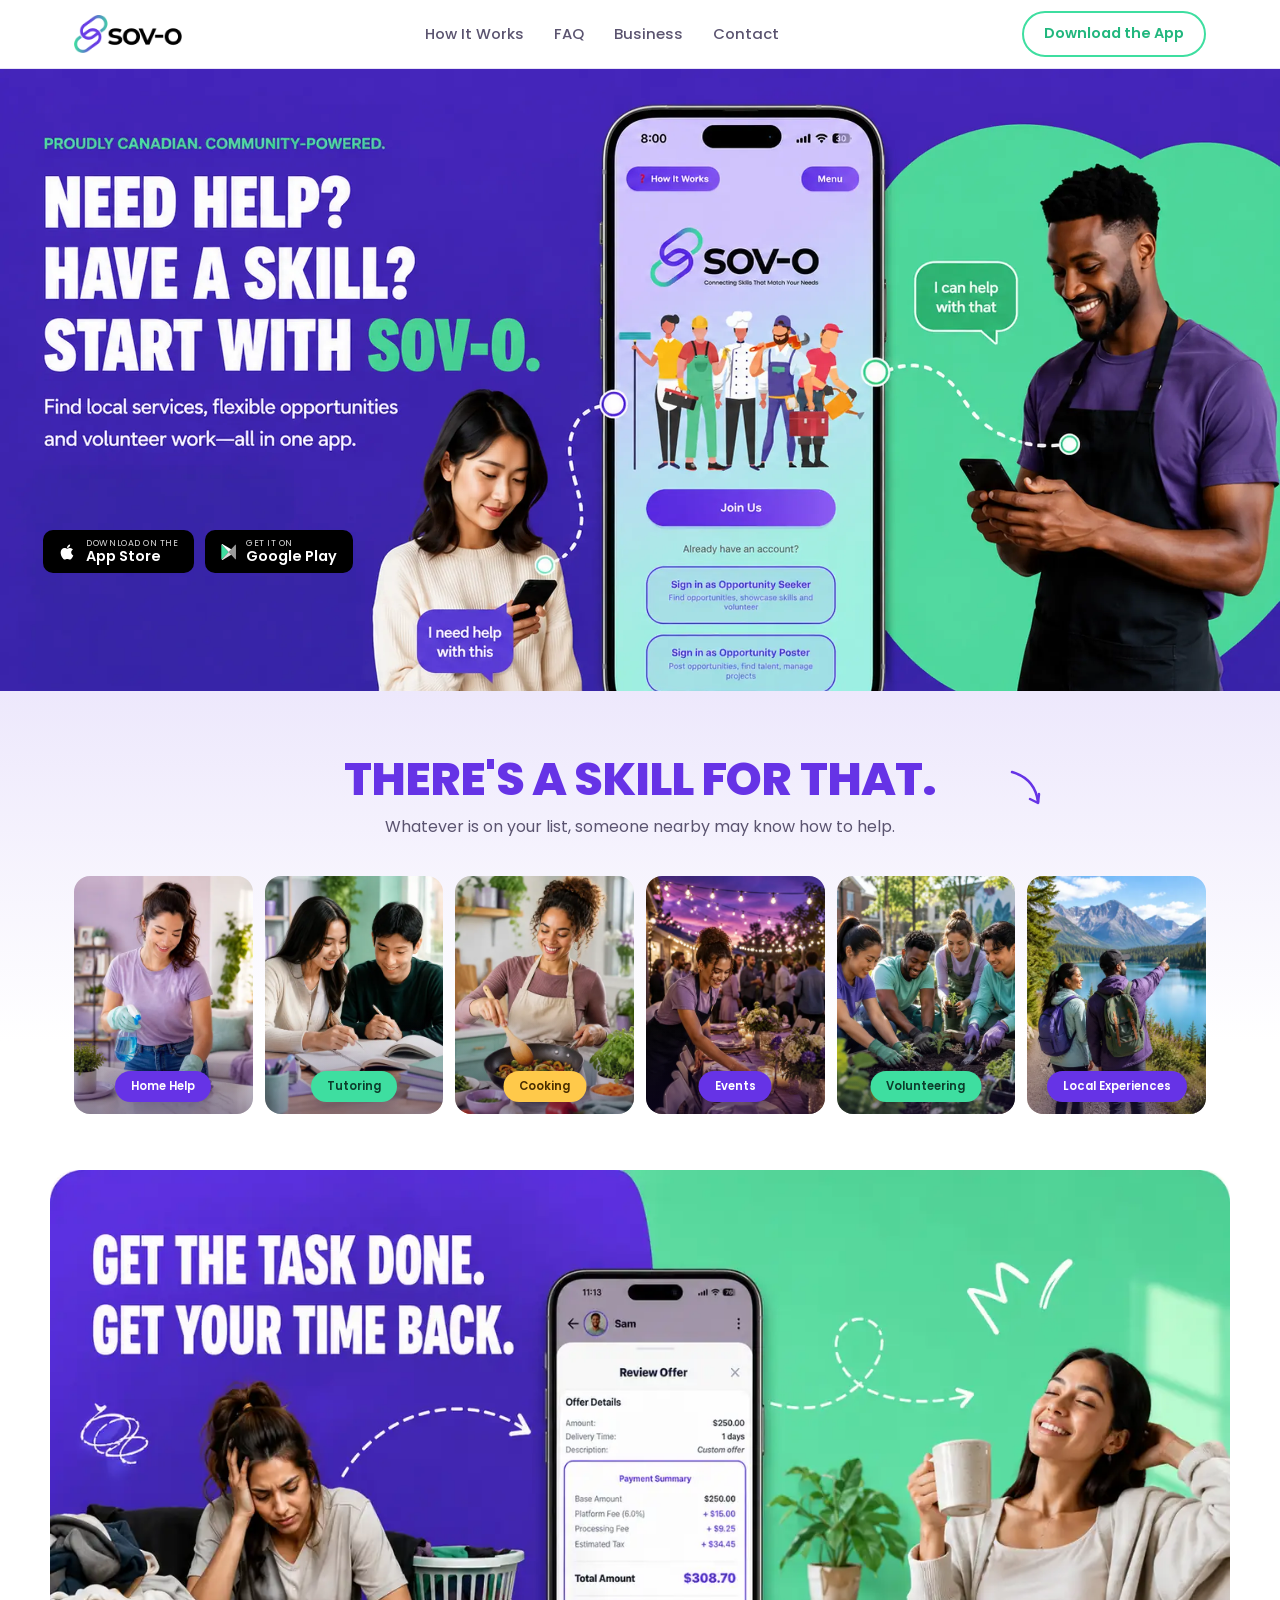
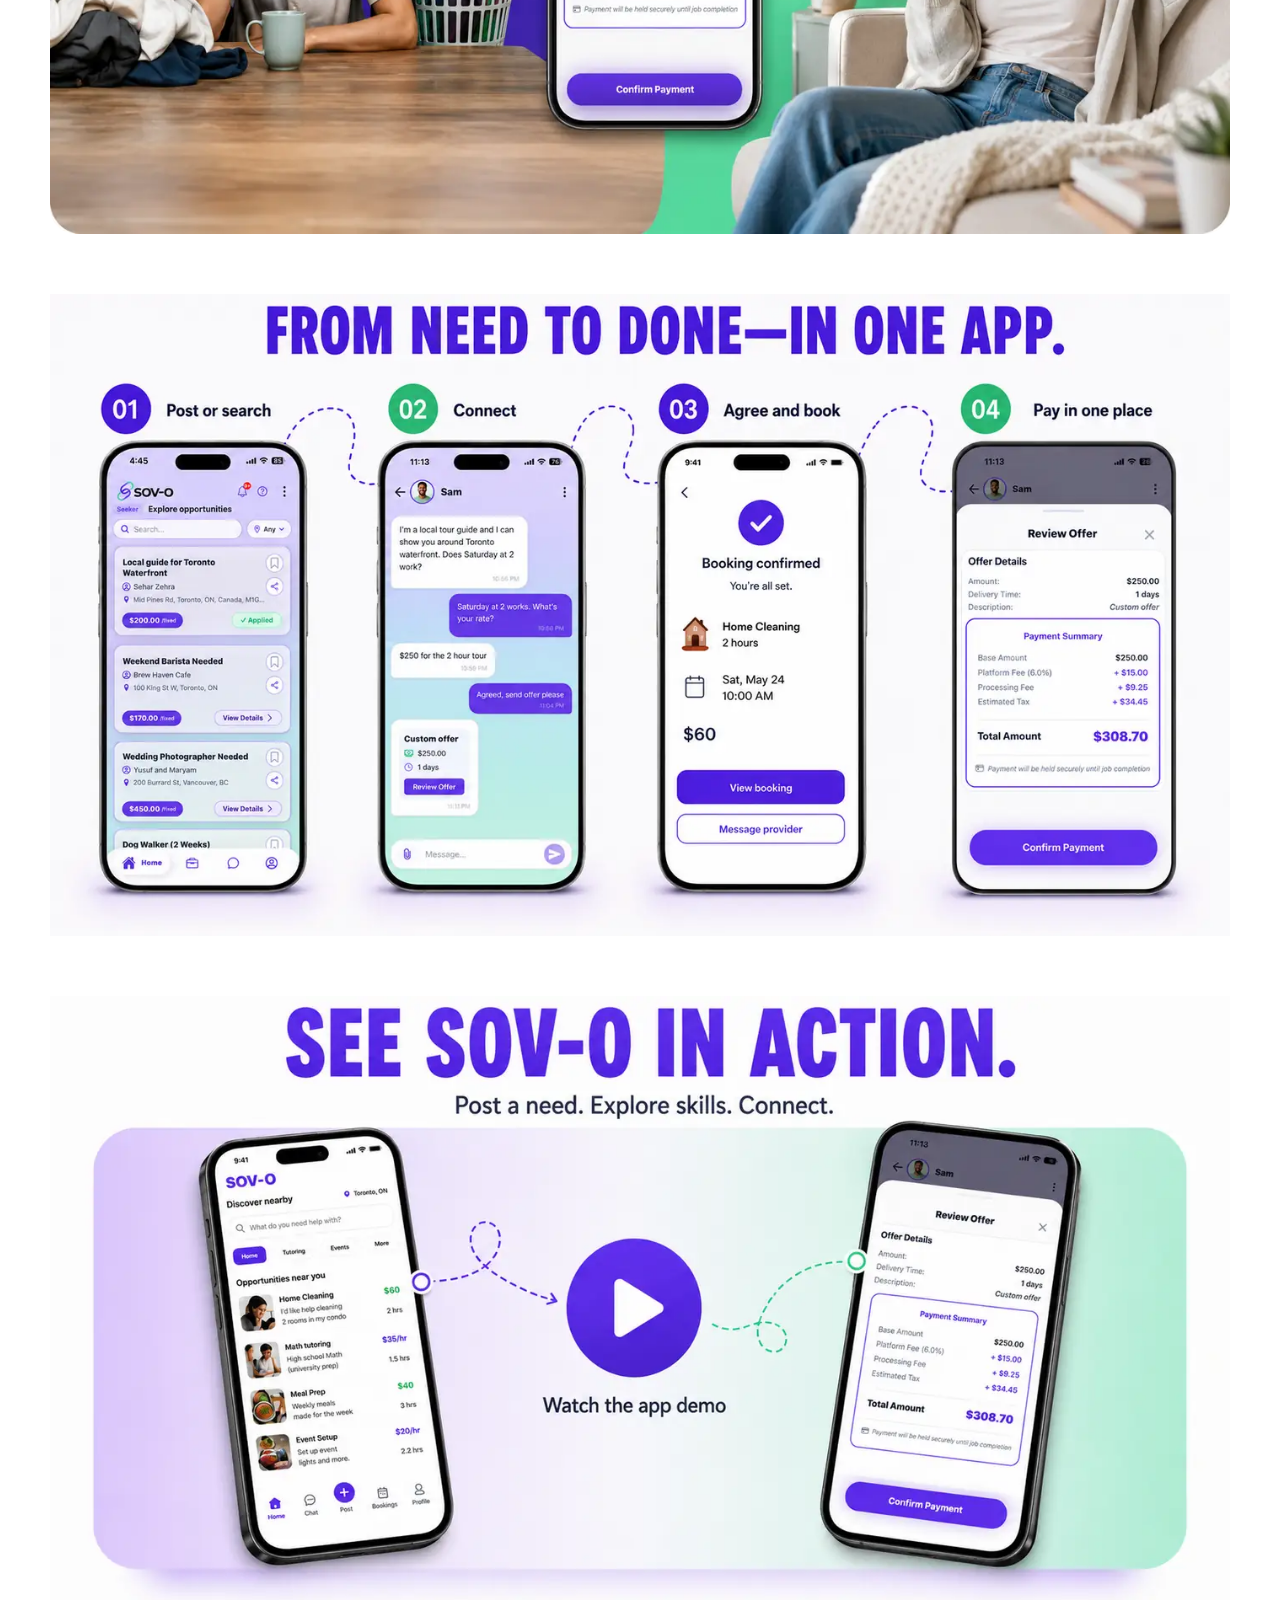
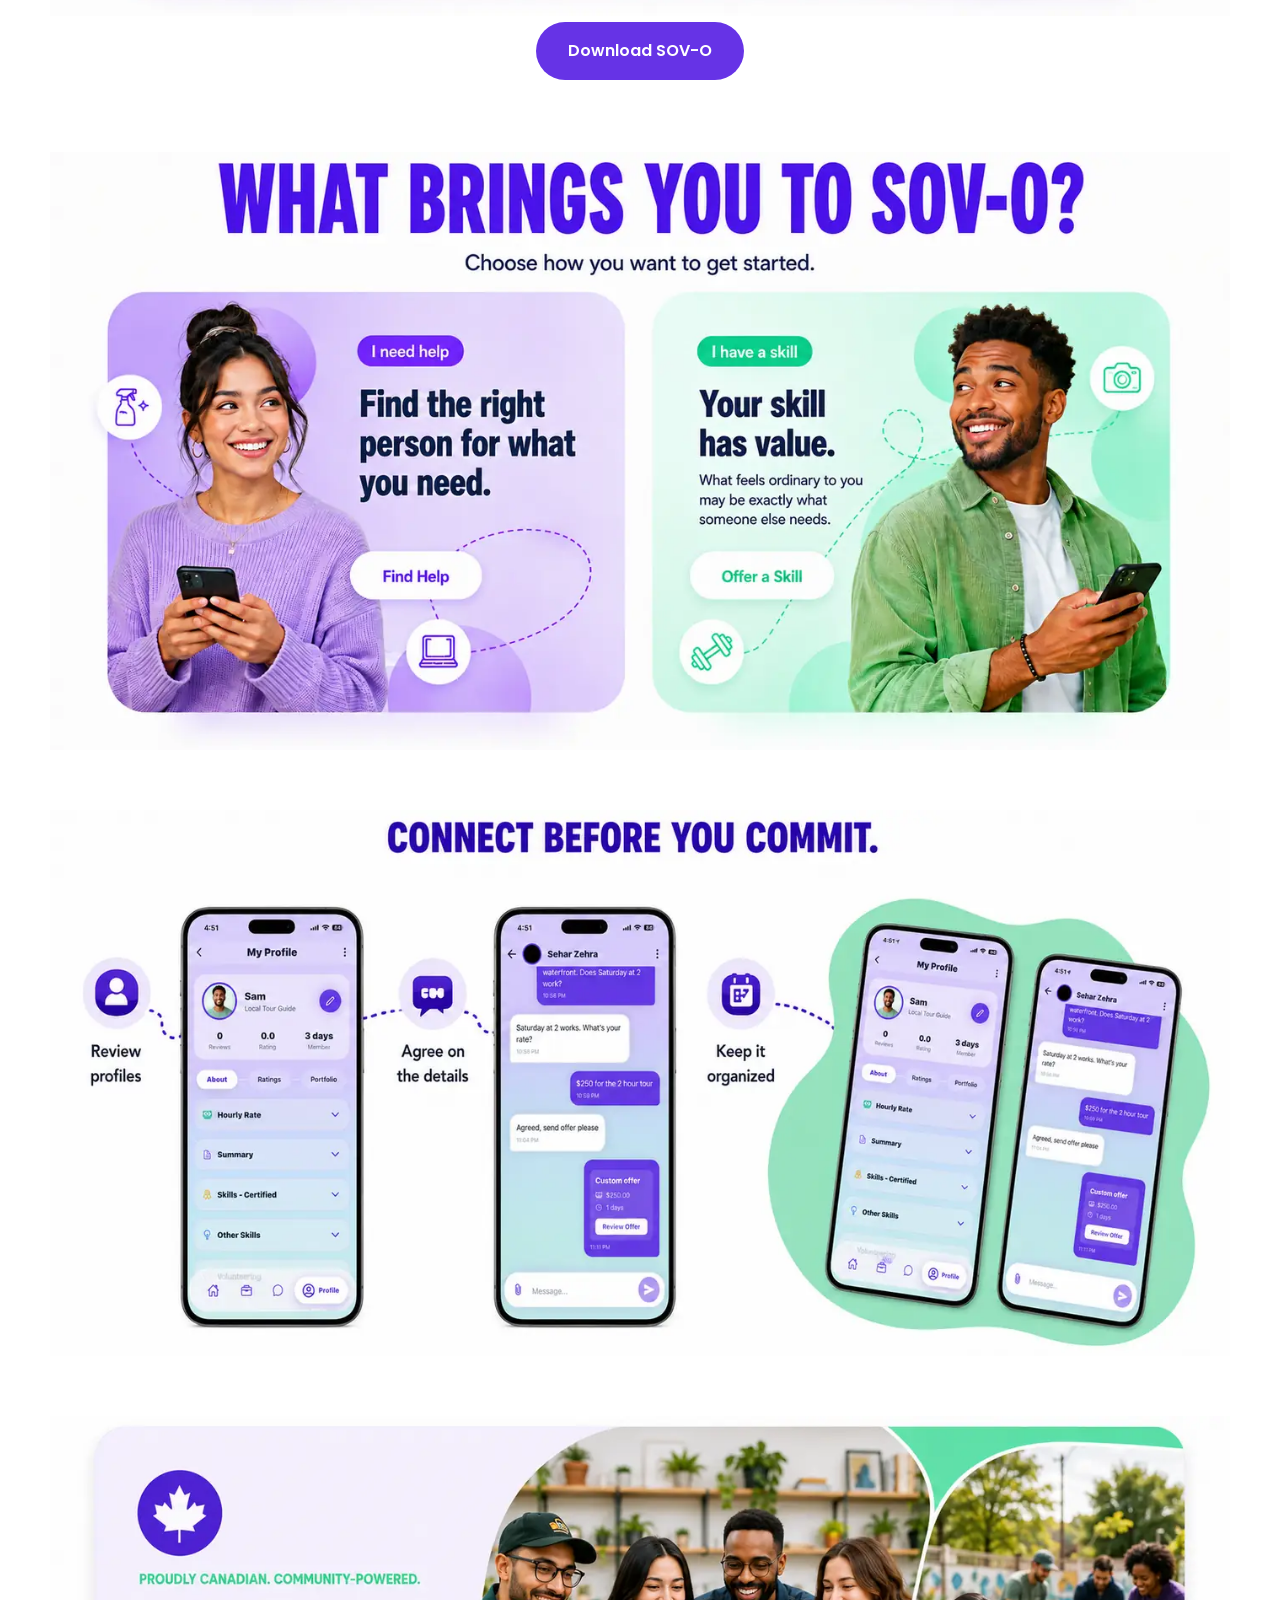
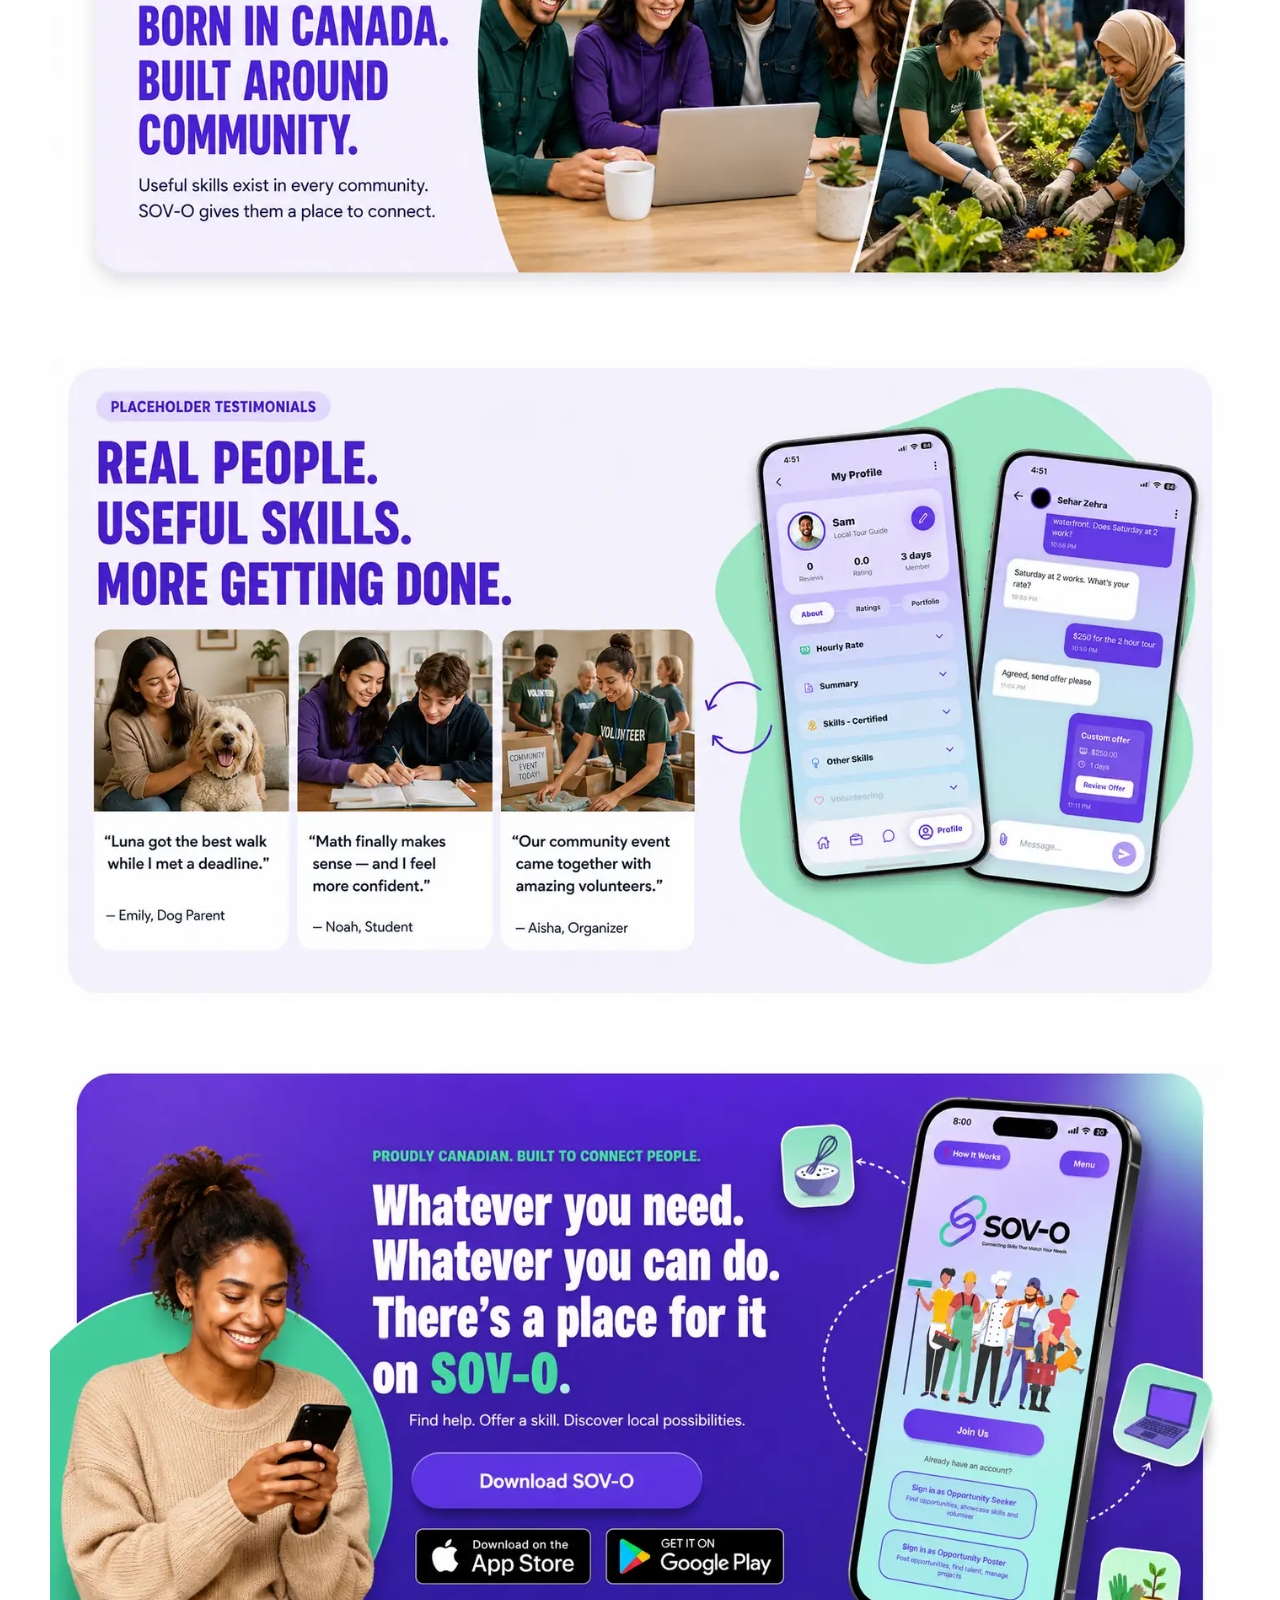
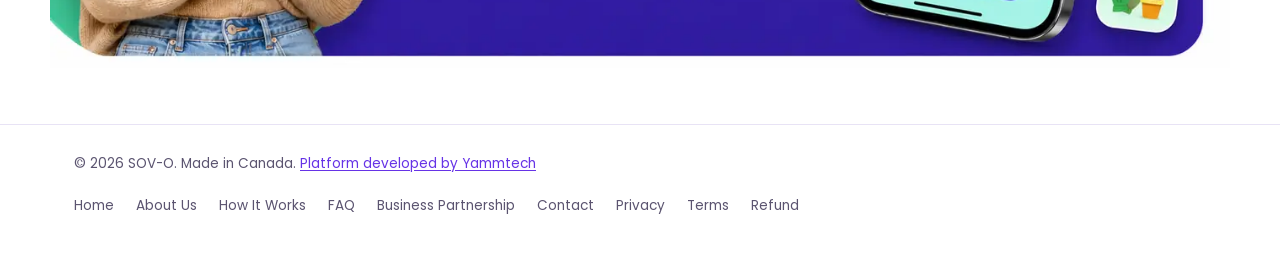
<file: index.html>
<!DOCTYPE html>
<html lang="en">
<head>
<!-- Google Tag Manager -->
<script>(function(w,d,s,l,i){w[l]=w[l]||[];w[l].push({'gtm.start':
new Date().getTime(),event:'gtm.js'});var f=d.getElementsByTagName(s)[0],
j=d.createElement(s),dl=l!='dataLayer'?'&l='+l:'';j.async=true;j.src=
'https://www.googletagmanager.com/gtm.js?id='+i+dl;f.parentNode.insertBefore(j,f);
})(window,document,'script','dataLayer','GTM-M95XX3C2');</script>
<!-- End Google Tag Manager -->

<meta charset="UTF-8">
<meta name="viewport" content="width=device-width, initial-scale=1">
<title>SOV-O — Need help? Have a skill? Start with SOV-O.</title>
<meta name="description" content="Find local services, flexible opportunities and volunteer work—all in one app. Proudly Canadian, community-powered.">
<link rel="preconnect" href="https://fonts.googleapis.com">
<link rel="preconnect" href="https://fonts.gstatic.com" crossorigin>
<link href="https://fonts.googleapis.com/css2?family=Poppins:wght@400;500;600;700;800;900&display=swap" rel="stylesheet">
<style>
/* SOV-O landing page.
   Sections 3-10 are finished banner artwork. Each carries its real heading
   text in a .sr-only block for search engines and screen readers, plus
   transparent .hot anchors over the buttons drawn into the artwork.
   Images are embedded as data URIs so this stays one portable file; to serve
   them separately, replace each src with a path such as /img/sec-s3.webp. */

:root{
  --purple:#6633E6; --purple-deep:#4A1FBF; --purple-ink:#2A1160;
  --mint:#3EDEA0; --mint-deep:#22B77E;
  --ink:#1B1235; --body:#5B5470; --hairline:#E8E3F5;
  --maxw:1180px;
}
*{box-sizing:border-box}
html{scroll-behavior:smooth}
body{margin:0;font-family:'Poppins',system-ui,-apple-system,'Segoe UI',sans-serif;
  color:var(--ink);background:#fff;-webkit-font-smoothing:antialiased;font-size:16px;line-height:1.6}
img{max-width:100%;display:block}
a{color:inherit;text-decoration:none}
button{font-family:inherit}
:focus-visible{outline:3px solid var(--mint);outline-offset:3px;border-radius:6px}
.wrap{max-width:var(--maxw);margin:0 auto;padding:0 24px}
h1,h2,h3{margin:0;line-height:1.05;letter-spacing:-.02em;font-weight:800}

.sr-only{position:absolute;width:1px;height:1px;padding:0;margin:-1px;
  overflow:hidden;clip:rect(0 0 0 0);white-space:nowrap;border:0}

/* ---------- buttons ---------- */
.btn{display:inline-flex;align-items:center;justify-content:center;gap:8px;border-radius:999px;
  font-weight:600;border:2px solid transparent;padding:14px 30px;cursor:pointer;font-size:1rem;
  transition:transform .15s ease,background .2s ease}
.btn:hover{transform:translateY(-2px)}
.btn-mint{background:var(--mint);color:#0C3D2B}
.btn-mint:hover{background:#35CB92}
.btn-purple{background:var(--purple);color:#fff}
.btn-purple:hover{background:var(--purple-deep)}
.btn-ghost{background:transparent;color:#fff;border-color:rgba(255,255,255,.65);padding:11px 26px}
.btn-ghost:hover{background:rgba(255,255,255,.14)}

/* ---------- nav ---------- */
.nav{position:sticky;top:0;z-index:60;background:rgba(255,255,255,.94);
  backdrop-filter:blur(8px);border-bottom:1px solid var(--hairline)}
.nav-in{display:flex;align-items:center;justify-content:space-between;gap:24px;height:68px}
.logo{display:flex;align-items:center}
.logo img{height:38px;width:auto;display:block}
.nav-links{display:flex;gap:30px;font-size:.93rem;font-weight:500;color:var(--body)}
.nav-links a:hover{color:var(--purple)}
.nav-cta{border:2px solid var(--mint);color:var(--mint-deep);border-radius:999px;
  padding:9px 20px;font-weight:600;font-size:.9rem}
.nav-cta:hover{background:#DFF7EC}
.nav-toggle{display:none;background:none;border:0;padding:8px;cursor:pointer}
.nav-toggle span{display:block;width:22px;height:2px;background:var(--ink);margin:4px 0;border-radius:2px}
.nav-drawer{display:none;border-top:1px solid var(--hairline);background:#fff}
.nav-drawer.open{display:block}
.nav-drawer a{display:block;padding:13px 24px;font-weight:500;color:var(--body);border-bottom:1px solid var(--hairline)}
.nav-drawer a:last-child{border-bottom:0;color:var(--purple);font-weight:600}
@media (min-width:901px){.nav-drawer{display:none!important}}

/* ---------- hero ---------- */
.hero{background:#4023B4;color:#fff;overflow:hidden}
.hero-banner{position:relative;max-width:1512px;margin:0 auto;font-size:clamp(10px,1.2vw,18px)}
.hero-banner > img{width:100%;height:auto}
.hero-cta{position:absolute;left:3.39%;top:58%;display:flex;flex-direction:column;
  align-items:flex-start;gap:.72em}
.hero-cta .btn{font-size:1em;padding:.82em 2.1em;border-width:.11em}
.hero-cta-row{display:flex;gap:.66em}
.hero-cta-row .btn{font-size:.92em;padding:.7em 1.7em}

/* mobile hero: hidden but readable on desktop, full copy on small screens */
.hero-mobile{position:absolute;width:1px;height:1px;margin:-1px;overflow:hidden;
  clip:rect(0 0 0 0);white-space:nowrap;padding:0}
.hero-mobile .hero-actions,.hero-mobile .hero-pills,
.hero-mobile .store-row,.hero-mobile .hero-art{display:none}
.eyebrow{color:var(--mint);font-weight:700;font-size:.76rem;letter-spacing:.12em;
  text-transform:uppercase;margin:0 0 16px}
.hero-mobile h1{font-size:clamp(2.1rem,9vw,3rem);font-weight:800;text-transform:uppercase;line-height:.98}
.hero-mobile h1 em{font-style:normal;color:var(--mint)}
.hero-mobile .lede{color:rgba(255,255,255,.88);max-width:34ch;margin:18px 0 24px;font-size:1.02rem}
.hero-actions{display:flex;flex-wrap:wrap;gap:11px;margin-bottom:12px}
.hero-pills{display:flex;gap:11px;flex-wrap:wrap;margin-bottom:24px}
.store-row{display:flex;align-items:center;gap:12px;flex-wrap:wrap}
.store{display:inline-flex;align-items:center;gap:9px;background:#000;color:#fff;
  border-radius:10px;padding:8px 16px 8px 14px}
.store span{display:block;line-height:1.15}
.store .s1{font-size:.55rem;letter-spacing:.06em;text-transform:uppercase;opacity:.85}
.store .s2{font-size:.9rem;font-weight:600}
.hero-art{width:100%;height:auto;margin-top:26px}

/* ---------- skills ---------- */
.skills{padding:64px 0 26px;background:linear-gradient(180deg,#EDE8FC 0%,#fff 78%)}
.section-title{text-align:center;text-transform:uppercase;color:var(--purple);
  font-size:clamp(1.6rem,4.2vw,2.9rem);font-weight:800}
.section-sub{text-align:center;color:var(--body);margin:10px auto 0;max-width:52ch}
.skills-title-row{position:relative;max-width:720px;margin:0 auto}
.arrow-hint{position:absolute;right:-46px;top:14px;color:var(--purple)}
.skill-grid{display:grid;grid-template-columns:repeat(6,1fr);gap:12px;margin-top:36px}
.skill{position:relative;border-radius:16px;overflow:hidden;aspect-ratio:3/4}
.skill img{width:100%;height:100%;object-fit:cover}
.skill::after{content:"";position:absolute;inset:auto 0 0;height:42%;
  background:linear-gradient(to top,rgba(26,12,62,.42),rgba(26,12,62,0));pointer-events:none}
.skill .tag{position:absolute;left:50%;transform:translateX(-50%);bottom:12px;z-index:5;
  background:var(--purple);color:#fff;font-size:.72rem;font-weight:600;padding:6px 16px;
  border-radius:999px;white-space:nowrap;box-shadow:0 6px 16px rgba(20,8,60,.25)}
.skill:nth-child(2) .tag,.skill:nth-child(5) .tag{background:var(--mint);color:#0C3D2B}
.skill:nth-child(3) .tag{background:#FFC94A;color:#4A2E00}

/* ---------- artwork sections ----------
   Each section is a finished banner. Clickable regions are transparent
   anchors positioned over the buttons drawn into the artwork. */
.band{padding:30px 0}
.band-img{position:relative;max-width:var(--maxw);margin:0 auto}
.band-img > img{width:100%;height:auto}
.band-round > img{border-radius:26px}
.hot{position:absolute;display:block;border-radius:999px}
.hot:hover{background:rgba(255,255,255,.14)}
.hot:focus-visible{outline:3px solid var(--mint);outline-offset:4px}
.hot-round{border-radius:50%;aspect-ratio:1}
.band-cta{text-align:center;padding:6px 0 12px}

/* ---------- footer ---------- */
.foot{border-top:1px solid var(--hairline);padding:28px 0 40px;font-size:.85rem;color:var(--body);margin-top:26px}
.foot-in{display:flex;justify-content:space-between;gap:20px;flex-wrap:wrap;align-items:center}
.foot-links{display:flex;gap:22px;flex-wrap:wrap}
.foot-links a:hover{color:var(--purple)}

/* ---------- responsive ---------- */
@media (max-width:1080px){.skill-grid{grid-template-columns:repeat(3,1fr)}}
@media (max-width:900px){
  .nav-links{display:none}
  .nav-toggle{display:block}
  .arrow-hint{display:none}
  .hero-banner{display:none}
  .hero-mobile{position:static;width:auto;height:auto;margin:0;overflow:visible;
    clip:auto;white-space:normal;padding:38px 0 0}
  .hero-mobile .hero-actions,.hero-mobile .hero-pills,.hero-mobile .store-row{display:flex}
  .hero-mobile .hero-art{display:block}
  .band{padding:20px 0}
}
@media (max-width:620px){
  .wrap{padding:0 18px}
  .skill-grid{grid-template-columns:repeat(2,1fr)}
  .band{padding:14px 0}
}
@media (prefers-reduced-motion:reduce){*{transition:none!important;animation:none!important;scroll-behavior:auto!important}}


/* ---------- video lightbox ---------- */
.vbox{position:fixed;inset:0;z-index:999;background:rgba(27,18,53,.9);
  display:flex;align-items:center;justify-content:center;padding:24px}
.vbox[hidden]{display:none}
/* the clip is 16:9, so it is sized by width and capped by height */
.vbox-inner{width:min(1040px,100%);display:flex;justify-content:center}
.vbox video{width:100%;height:auto;max-height:80vh;display:block;border-radius:14px;
  background:#000;box-shadow:0 24px 60px rgba(0,0,0,.45)}
.vbox-close{position:absolute;top:18px;right:22px;width:44px;height:44px;border:0;
  border-radius:50%;background:rgba(255,255,255,.15);color:#fff;font-size:28px;
  line-height:1;cursor:pointer;display:flex;align-items:center;justify-content:center}
.vbox-close:hover{background:rgba(255,255,255,.28)}

/* on phones the close button overlapped the video and was hard to hit, so it
   sits above the clip on a solid chip with a proper touch target */
@media (max-width:760px){
  .vbox{padding:16px;flex-direction:column;justify-content:center;gap:14px}
  .vbox-inner{width:100%}
  .vbox video{max-height:64vh;border-radius:12px}
  .vbox-close{position:static;align-self:flex-end;width:48px;height:48px;
    background:rgba(255,255,255,.22);font-size:30px}
}

/* the header CTA wrapped onto two lines on small phones */
@media (max-width:900px){
  .nav-cta{white-space:nowrap;padding:8px 14px;font-size:.82rem;border-width:1.5px}
}
@media (max-width:380px){
  .nav-cta{padding:7px 11px;font-size:.76rem}
}

/* footer: centre it and even out the link rows on small screens, and make the
   Yammtech credit read as a link rather than plain text */
.foot-credit a{color:var(--purple);text-decoration:underline;text-underline-offset:2px}
.foot-credit a:hover{color:var(--purple-deep)}
@media (max-width:760px){
  .foot{padding:24px 0 32px}
  .foot-in{flex-direction:column;align-items:center;text-align:center;gap:16px}
  .foot-links{justify-content:center;gap:14px 20px;line-height:2}
}

/* the nav is sticky, so anchored sections need to stop clear of it */
#how,#download,#find-help,#offer,#trust{scroll-margin-top:96px}

/* The store badges are drawn into the bottom of the hero artwork, which falls
   below the fold on a laptop. The banner is cropped to hide them and real
   buttons sit higher up in .hero-cta instead, so they are visible on load and
   actually clickable. */
.hero-banner{aspect-ratio:2300/1118;overflow:hidden}
.hero-banner > img{width:100%;height:100%;object-fit:cover;object-position:center top}
.hero-cta{top:auto;bottom:19%}
.hero-cta .store-row{display:flex;gap:.7em;flex-wrap:wrap}
.hero-cta .store{font-size:.9em}

/* ---------- download dialog ---------- */
.dl{position:fixed;inset:0;z-index:1000;background:rgba(27,18,53,.86);
  display:flex;align-items:center;justify-content:center;padding:20px}
.dl[hidden]{display:none}
.dl-panel{position:relative;background:#fff;border-radius:22px;padding:34px 30px 30px;
  width:min(440px,100%);max-height:92vh;overflow-y:auto;text-align:center;
  box-shadow:0 28px 70px rgba(0,0,0,.35)}
.dl-close{position:absolute;top:12px;right:14px;width:40px;height:40px;border:0;border-radius:50%;
  background:#F2EFFB;color:var(--ink);font-size:26px;line-height:1;cursor:pointer}
.dl-close:hover{background:#E6DFFA}
.dl-panel h2{font-size:1.5rem;margin:0 0 8px}
.dl-sub{color:var(--body);font-size:.95rem;margin:0 0 22px}
.dl-stores{display:flex;flex-direction:column;gap:12px}
.dl-store{display:flex;align-items:center;justify-content:center;gap:12px;
  background:#000;color:#fff;border-radius:12px;padding:12px 20px;text-decoration:none}
.dl-store:hover{background:#1c1c1c}
.dl-store span{display:flex;flex-direction:column;align-items:flex-start;line-height:1.15;
  font-weight:600;font-size:1.02rem}
.dl-store small{font-size:.66rem;font-weight:500;opacity:.9}
/* the QR is pointless on a phone, where tapping the button just works */
.dl-qr{display:none}
@media (min-width:1024px){
  .dl-qr{display:block;margin-top:24px;padding-top:22px;border-top:1px solid var(--hairline)}
  .dl-qr-hint{font-size:.88rem;color:var(--body);margin:0 0 14px}
  .dl-qr img{width:190px;height:190px;display:block;margin:0 auto 14px}
  .dl-qr-switch{display:flex;gap:6px;justify-content:center;background:#F4F1FD;
    border-radius:999px;padding:5px;width:fit-content;margin:0 auto}
  .dl-qr-switch button{border:0;background:none;border-radius:999px;padding:8px 18px;
    font:inherit;font-size:.86rem;font-weight:600;color:var(--body);cursor:pointer}
  .dl-qr-switch button.is-active{background:var(--purple);color:#fff}
}
/* the skill tags are buttons now, but must still look like tags */
button.tag{border:0;font:inherit;cursor:pointer}
button.tag:hover{filter:brightness(1.06)}
</style>

<link rel="apple-touch-icon" sizes="180x180" href="/favicon/apple-touch-icon.png">
<link rel="icon" type="image/png" sizes="32x32" href="/favicon/favicon-32x32.png">
<link rel="icon" type="image/png" sizes="16x16" href="/favicon/favicon-16x16.png">
<link rel="manifest" href="/favicon/site.webmanifest">
<link rel="shortcut icon" href="images/favicon.png" type="image/x-icon">

<!-- Meta Pixel Code -->
<script>
!function(f,b,e,v,n,t,s)
{if(f.fbq)return;n=f.fbq=function(){n.callMethod?
n.callMethod.apply(n,arguments):n.queue.push(arguments)};
if(!f._fbq)f._fbq=n;n.push=n;n.loaded=!0;n.version='2.0';
n.queue=[];t=b.createElement(e);t.async=!0;
t.src=v;s=b.getElementsByTagName(e)[0];
s.parentNode.insertBefore(t,s)}(window, document,'script',
'https://connect.facebook.net/en_US/fbevents.js');
fbq('init', '1578152634001623');
fbq('track', 'PageView');
</script>
<noscript><img height="1" width="1" style="display:none"
src="https://www.facebook.com/tr?id=1578152634001623&ev=PageView&noscript=1"
/></noscript>
<!-- End Meta Pixel Code -->
</head>
<body>
<!-- Google Tag Manager (noscript) -->
<noscript><iframe src="https://www.googletagmanager.com/ns.html?id=GTM-M95XX3C2"
height="0" width="0" style="display:none;visibility:hidden"></iframe></noscript>
<!-- End Google Tag Manager (noscript) -->

<header class="nav">
  <div class="wrap nav-in">
    <a href="index.html" class="logo"><img src="images/logo.png" alt="SOV-O"></a>
    <nav class="nav-links" aria-label="Main">
      <a href="#how">How It Works</a>
      <a href="faq.html">FAQ</a>
      <a href="business.html">Business</a>
      <a href="contact.html">Contact</a>
    </nav>
    <a href="#download" class="nav-cta">Download the App</a>
    <button class="nav-toggle" aria-label="Open menu" aria-expanded="false" aria-controls="mobile-menu"><span></span><span></span><span></span></button>
  </div>
  <nav class="nav-drawer" id="mobile-menu" aria-label="Mobile">
    <a href="#how">How It Works</a>
    <a href="faq.html">FAQ</a>
    <a href="business.html">Business Partnership</a>
    <a href="contact.html">Contact</a>
    <a href="#download">Download the App</a>
  </nav>
</header>

<section class="hero">
  <div class="hero-mobile">
    <div class="wrap">
      <p class="eyebrow">Proudly Canadian. Community-powered.</p>
      <h1>Need help?<br>Have a skill?<br>Start with <em>SOV-O.</em></h1>
      <p class="lede">Find local services, flexible opportunities and volunteer work—all in one app.</p>
      <div class="store-row">
        <a href="https://apps.apple.com/app/id6746269655" target="_blank" rel="noopener noreferrer" class="store"><svg width="20" height="20" viewBox="0 0 24 24" fill="#fff" aria-hidden="true"><path d="M17.05 20.28c-.98.95-2.05.8-3.08.35-1.09-.46-2.09-.48-3.24 0-1.44.62-2.2.44-3.06-.35C2.79 15.25 3.51 7.59 9.05 7.31c1.35.07 2.29.74 3.08.8 1.18-.24 2.31-.93 3.57-.84 1.51.12 2.65.72 3.4 1.8-3.12 1.87-2.38 5.98.48 7.13-.57 1.5-1.31 2.99-2.53 4.08zM12.03 7.25c-.15-2.23 1.66-4.07 3.74-4.25.29 2.58-2.34 4.5-3.74 4.25z"/></svg><span><span class="s1">Download on the</span><span class="s2">App Store</span></span></a>
        <a href="https://play.google.com/store/apps/details?id=com.sovo.example" target="_blank" rel="noopener noreferrer" class="store"><svg width="18" height="20" viewBox="0 0 24 24" aria-hidden="true"><path d="M3.6 1.9c-.3.3-.5.8-.5 1.4v17.4c0 .6.2 1.1.5 1.4l9.2-10.1L3.6 1.9z" fill="#3EDEA0"/><path d="M16.3 8.4L4.9 1.5c-.5-.3-1-.3-1.3.4l9.2 10.1 3.5-3.6z" fill="#fff"/><path d="M16.3 15.6l-3.5-3.6 9.2-10.1c.4.3.6.8.6 1.4v17.4c0 .6-.2 1-.6 1.3l-5.7-6.4z" fill="#fff" opacity=".6"/><path d="M3.6 22.1c.3.7.8.7 1.3.4l11.4-6.9-3.5-3.6-9.2 10.1z" fill="#fff" opacity=".85"/></svg><span><span class="s1">Get it on</span><span class="s2">Google Play</span></span></a>
      </div>
    </div>
    <img class="hero-art" src="images/landing/img01.webp" alt="">
  </div>

  <div class="hero-banner">
    <img src="images/landing/img02.webp" alt="A neighbour posting a request and a local provider offering to help, connected through the SOV-O app.">
    <div class="hero-cta">
<div class="store-row">
        <a href="https://apps.apple.com/app/id6746269655" target="_blank" rel="noopener noreferrer" class="store"><svg width="20" height="20" viewBox="0 0 24 24" fill="#fff" aria-hidden="true"><path d="M17.05 20.28c-.98.95-2.05.8-3.08.35-1.09-.46-2.09-.48-3.24 0-1.44.62-2.2.44-3.06-.35C2.79 15.25 3.51 7.59 9.05 7.31c1.35.07 2.29.74 3.08.8 1.18-.24 2.31-.93 3.57-.84 1.51.12 2.65.72 3.4 1.8-3.12 1.87-2.38 5.98.48 7.13-.57 1.5-1.31 2.99-2.53 4.08zM12.03 7.25c-.15-2.23 1.66-4.07 3.74-4.25.29 2.58-2.34 4.5-3.74 4.25z"/></svg><span><span class="s1">Download on the</span><span class="s2">App Store</span></span></a>
        <a href="https://play.google.com/store/apps/details?id=com.sovo.example" target="_blank" rel="noopener noreferrer" class="store"><svg width="18" height="20" viewBox="0 0 24 24" aria-hidden="true"><path d="M3.6 1.9c-.3.3-.5.8-.5 1.4v17.4c0 .6.2 1.1.5 1.4l9.2-10.1L3.6 1.9z" fill="#3EDEA0"/><path d="M16.3 8.4L4.9 1.5c-.5-.3-1-.3-1.3.4l9.2 10.1 3.5-3.6z" fill="#fff"/><path d="M16.3 15.6l-3.5-3.6 9.2-10.1c.4.3.6.8.6 1.4v17.4c0 .6-.2 1-.6 1.3l-5.7-6.4z" fill="#fff" opacity=".6"/><path d="M3.6 22.1c.3.7.8.7 1.3.4l11.4-6.9-3.5-3.6-9.2 10.1z" fill="#fff" opacity=".85"/></svg><span><span class="s1">Get it on</span><span class="s2">Google Play</span></span></a>
      </div>
    </div>
  </div>
</section>

<section class="skills" id="find-help">
  <div class="wrap">
    <div class="skills-title-row">
      <h2 class="section-title">There's a skill for that.</h2>
      <svg class="arrow-hint" width="40" height="46" viewBox="0 0 40 46" fill="none" aria-hidden="true">
        <path d="M6 3c14 4 24 14 26 30" stroke="currentColor" stroke-width="2.5" stroke-linecap="round"/>
        <path d="M24 30l8 4 1-9" stroke="currentColor" stroke-width="2.5" stroke-linecap="round" stroke-linejoin="round"/>
      </svg>
      <p class="section-sub">Whatever is on your list, someone nearby may know how to help.</p>
    </div>
    <div class="skill-grid">
        <div class="skill"><img src="images/landing/img03.webp" alt="A home cleaner wiping down a kitchen counter" loading="lazy" width="450" height="600"><button class="tag" type="button" data-dl="Home Help">Home Help</button></div>
        <div class="skill"><img src="images/landing/img04.webp" alt="A tutor working through a textbook with a student" loading="lazy" width="450" height="600"><button class="tag" type="button" data-dl="Tutoring">Tutoring</button></div>
        <div class="skill"><img src="images/landing/img05.webp" alt="A home cook stirring a pan of vegetables" loading="lazy" width="450" height="600"><button class="tag" type="button" data-dl="Cooking">Cooking</button></div>
        <div class="skill"><img src="images/landing/img06.webp" alt="An event helper setting a table at an outdoor dinner" loading="lazy" width="450" height="600"><button class="tag" type="button" data-dl="Events">Events</button></div>
        <div class="skill"><img src="images/landing/img07.webp" alt="Four volunteers planting seedlings in a community garden" loading="lazy" width="450" height="600"><button class="tag" type="button" data-dl="Volunteering">Volunteering</button></div>
        <div class="skill"><img src="images/landing/img08.webp" alt="Two hikers looking out over a mountain lake" loading="lazy" width="450" height="600"><button class="tag" type="button" data-dl="Local Experiences">Local Experiences</button></div>
    </div>
  </div>
</section>

<div></div>

  <section class="band">
    <div class="band-img band-round">
      <img src="images/landing/img09.webp" alt="A person overwhelmed by laundry, the SOV-O offer review screen, and the same person relaxing afterwards." loading="lazy">
    </div>
    <div class="sr-only">
      <h2>Get the task done. Get your time back.</h2>
    </div>
  </section>

  <section class="band" id="how">
    <div class="band-img ">
      <img src="images/landing/img10.webp" alt="Four SOV-O app screens: browsing opportunities, chatting, a confirmed booking, and the payment summary." loading="lazy">
    </div>
    <div class="sr-only">
      <h2>From need to done—in one app.</h2>
      <ol><li>Post or search</li><li>Connect</li><li>Agree and book</li><li>Pay in one place</li></ol>
    </div>
  </section>
<div id="trust"></div>

  <section class="band">
    <div class="band-img ">
      <img src="images/landing/img11.webp" alt="Two SOV-O screens either side of a play button: opportunities nearby, and reviewing an offer." loading="lazy">
      <a class="hot hot-round" href="#demo-video" aria-label="Watch the app demo" style="left:45%;top:41.9%;width:10%"></a>
    </div>
    <div class="band-cta"><a href="#download" class="btn btn-purple">Download SOV-O</a></div>
    <div class="sr-only">
      <h2>See SOV-O in action.</h2>
      <p>Post a need. Explore skills. Connect.</p>
    </div>
  </section>

  <section class="band" id="offer">
    <div class="band-img ">
      <img src="images/landing/img12.webp" alt="Two cards side by side: a person looking for help, and a person offering a skill." loading="lazy">
      <a class="hot" href="#download" aria-label="Find Help" style="left:25.8%;top:66.9%;width:10.5%;height:7.8%"></a>
      <a class="hot" href="#download" aria-label="Offer a Skill" style="left:55.2%;top:66.9%;width:10.6%;height:7.8%"></a>
    </div>
    <div class="sr-only">
      <h2>What brings you to SOV-O?</h2>
      <p>Choose how you want to get started.</p>
      <h3>I need help — Find the right person for what you need.</h3>
      <h3>I have a skill — Your skill has value. What feels ordinary to you may be exactly what someone else needs.</h3>
    </div>
  </section>

  <section class="band">
    <div class="band-img ">
      <img src="images/landing/img13.webp" alt="Three SOV-O screens: a provider profile, a chat agreeing on details, and bookings kept in one place." loading="lazy">
    </div>
    <div class="sr-only">
      <h2>Connect before you commit.</h2>
      <ul><li>Review profiles</li><li>Agree on the details</li><li>Keep it organized</li></ul>
    </div>
  </section>

  <section class="band">
    <div class="band-img ">
      <img src="images/landing/img14.webp" alt="A group gathered around a laptop, and volunteers planting in a community garden." loading="lazy">
    </div>
    <div class="sr-only">
      <h2>Born in Canada. Built around community.</h2>
      <p>Useful skills exist in every community. SOV-O gives them a place to connect.</p>
    </div>
  </section>

  <section class="band">
    <div class="band-img ">
      <img src="images/landing/img15.webp" alt="Three placeholder testimonials alongside SOV-O profile and chat screens." loading="lazy">
    </div>
    <div class="sr-only">
      <h2>Real people. Useful skills. More getting done.</h2>
      <blockquote><p>Luna got the best walk while I met a deadline.</p><cite>Emily, Dog Parent</cite></blockquote>
      <blockquote><p>Math finally makes sense — and I feel more confident.</p><cite>Noah, Student</cite></blockquote>
      <blockquote><p>Our community event came together with amazing volunteers.</p><cite>Aisha, Organizer</cite></blockquote>
    </div>
  </section>
<div id="download"></div>

  <section class="band">
    <div class="band-img ">
      <img src="images/landing/img16.webp" alt="A person using SOV-O beside the app's sign-in screen, with App Store and Google Play badges." loading="lazy">
      <a class="hot" href="https://apps.apple.com/app/id6746269655" target="_blank" rel="noopener noreferrer" aria-label="Download on the App Store" style="left:31.2%;top:77%;width:14.4%;height:8.8%;border-radius:10px"></a>
      <a class="hot" href="https://play.google.com/store/apps/details?id=com.sovo.example" target="_blank" rel="noopener noreferrer" aria-label="Get it on Google Play" style="left:46.9%;top:77%;width:15.3%;height:8.8%;border-radius:10px"></a>
    </div>
    <div class="sr-only">
      <h2>Whatever you need. Whatever you can do. There's a place for it on SOV-O.</h2>
      <p>Find help. Offer a skill. Discover local possibilities.</p>
    </div>
  </section>

<footer class="foot" id="faqs">
  <div class="wrap foot-in">
    <span class="foot-credit">© 2026 SOV-O. Made in Canada. <a href="https://yammtech.com/" target="_blank" rel="noopener">Platform developed by Yammtech</a></span>
    <nav class="foot-links" aria-label="Footer">
      <a href="index.html">Home</a>
      <a href="about.html">About Us</a>
      <a href="#how">How It Works</a>
      <a href="faq.html">FAQ</a>
      <a href="business.html">Business Partnership</a>
      <a href="contact.html">Contact</a>
      <a href="privacy.html">Privacy</a>
      <a href="terms.html">Terms</a>
      <a href="refund.html">Refund</a>
    </nav>
  </div>
</footer>

<script>
  (function(){
    var btn = document.querySelector('.nav-toggle');
    var menu = document.getElementById('mobile-menu');
    btn.addEventListener('click', function(){
      var open = menu.classList.toggle('open');
      btn.setAttribute('aria-expanded', open);
    });
    menu.addEventListener('click', function(e){
      if(e.target.tagName === 'A'){ menu.classList.remove('open'); btn.setAttribute('aria-expanded','false'); }
    });
  })();
</script>

<!-- Video lightbox. Opened by the play button drawn into the
     "See SOV-O in action" banner. -->
<div class="vbox" id="demo-video" hidden>
  <button class="vbox-close" aria-label="Close video">&times;</button>
  <div class="vbox-inner">
    <video id="demoPlayer" controls playsinline preload="none" poster="images/video-poster.jpg?v=2">
      <source src="videos/sovo-overview.mp4?v=2" type="video/mp4">
      Your browser does not support the video tag.
    </video>
  </div>
</div>

<script>
(function(){
  var box=document.getElementById('demo-video');
  if(!box) return;
  var player=document.getElementById('demoPlayer');
  var closeBtn=box.querySelector('.vbox-close');
  function open(e){ e.preventDefault(); box.hidden=false; document.body.style.overflow='hidden'; }
  function close(){ box.hidden=true; document.body.style.overflow=''; if(player){player.pause();} }
  document.querySelectorAll('a[href="#demo-video"]').forEach(function(a){
    a.addEventListener('click', open);
  });
  closeBtn.addEventListener('click', close);
  box.addEventListener('click', function(e){ if(e.target===box) close(); });
  document.addEventListener('keydown', function(e){ if(e.key==='Escape' && !box.hidden) close(); });
})();
</script>

<script>
/* Send the generic Download buttons to the right store for the visitor's
   device. The href is already the App Store, so this only has to handle
   Android; with JS disabled everyone still gets a working link. */
(function(){
  if(!/android/i.test(navigator.userAgent)) return;
  var play='https://play.google.com/store/apps/details?id=com.sovo.example';
  document.querySelectorAll('.js-store').forEach(function(a){ a.href=play; });
})();
</script>

<!-- Download dialog, opened from the skill cards -->
<div class="dl" id="dlModal" hidden role="dialog" aria-modal="true" aria-labelledby="dlTitle">
  <div class="dl-panel">
    <button class="dl-close" type="button" aria-label="Close">&times;</button>
    <h2 id="dlTitle">Download the app</h2>
    <p class="dl-sub" id="dlSub">Get SOV-O and find someone nearby who can help.</p>

    <div class="dl-stores">
      <a class="dl-store" href="https://apps.apple.com/app/id6746269655" target="_blank"
         rel="noopener noreferrer" data-store="appstore">
        <svg width="22" height="22" viewBox="0 0 24 24" fill="#fff" aria-hidden="true"><path d="M17.05 20.28c-.98.95-2.05.8-3.08.35-1.09-.46-2.09-.48-3.24 0-1.44.62-2.2.44-3.06-.35C2.79 15.25 3.51 7.59 9.05 7.31c1.35.07 2.29.74 3.08.8 1.18-.24 2.31-.93 3.57-.84 1.51.12 2.65.72 3.4 1.8-3.12 1.87-2.38 5.98.48 7.13-.57 1.5-1.31 2.99-2.53 4.08zM12.03 7.25c-.15-2.23 1.66-4.07 3.74-4.25.29 2.58-2.34 4.5-3.74 4.25z"/></svg>
        <span><small>Download on the</small>App Store</span>
      </a>
      <a class="dl-store" href="https://play.google.com/store/apps/details?id=com.sovo.example" target="_blank"
         rel="noopener noreferrer" data-store="googleplay">
        <svg width="20" height="22" viewBox="0 0 24 24" aria-hidden="true"><path d="M3.6 1.9c-.3.3-.5.8-.5 1.4v17.4c0 .6.2 1.1.5 1.4l9.2-10.1L3.6 1.9z" fill="#3EDEA0"/><path d="M16.3 8.4L4.9 1.5c-.5-.3-1-.3-1.3.4l9.2 10.1 3.5-3.6z" fill="#fff"/><path d="M16.3 15.6l-3.5-3.6 9.2-10.1c.4.3.6.8.6 1.4v17.4c0 .6-.2 1-.6 1.3l-5.7-6.4z" fill="#fff" opacity=".6"/><path d="M3.6 22.1c.3.7.8.7 1.3.4l11.4-6.9-3.5-3.6-9.2 10.1z" fill="#fff" opacity=".85"/></svg>
        <span><small>Get it on</small>Google Play</span>
      </a>
    </div>

    <!-- shown on larger screens only, where the visitor cannot install anything -->
    <div class="dl-qr">
      <p class="dl-qr-hint">Scan with your phone to install</p>
      <img id="dlQr" src="images/qr-appstore.png" alt="QR code linking to SOV-O on the App Store" width="440" height="440">
      <div class="dl-qr-switch" role="tablist">
        <button type="button" class="is-active" data-qr="appstore" role="tab" aria-selected="true">App Store</button>
        <button type="button" data-qr="googleplay" role="tab" aria-selected="false">Google Play</button>
      </div>
    </div>
  </div>
</div>

<script>
(function () {
  var modal = document.getElementById('dlModal');
  if (!modal) return;
  var panel = modal.querySelector('.dl-panel');
  var sub = document.getElementById('dlSub');
  var qr = document.getElementById('dlQr');
  var closeBtn = modal.querySelector('.dl-close');
  var lastFocus = null;

  var QR = {
    appstore: ['images/qr-appstore.png', 'QR code linking to SOV-O on the App Store'],
    googleplay: ['images/qr-googleplay.png', 'QR code linking to SOV-O on Google Play']
  };

  function open(label) {
    lastFocus = document.activeElement;
    sub.textContent = label
      ? 'Get SOV-O to find help with ' + label.toLowerCase() + ' near you.'
      : 'Get SOV-O and find someone nearby who can help.';
    modal.hidden = false;
    document.body.style.overflow = 'hidden';
    closeBtn.focus();
  }
  function close() {
    modal.hidden = true;
    document.body.style.overflow = '';
    if (lastFocus) lastFocus.focus();
  }

  document.querySelectorAll('.tag[data-dl]').forEach(function (b) {
    b.addEventListener('click', function () { open(b.getAttribute('data-dl')); });
  });

  closeBtn.addEventListener('click', close);
  modal.addEventListener('click', function (e) { if (e.target === modal) close(); });
  document.addEventListener('keydown', function (e) { if (e.key === 'Escape' && !modal.hidden) close(); });

  modal.querySelectorAll('.dl-qr-switch button').forEach(function (b) {
    b.addEventListener('click', function () {
      var k = b.getAttribute('data-qr');
      qr.src = QR[k][0];
      qr.alt = QR[k][1];
      modal.querySelectorAll('.dl-qr-switch button').forEach(function (o) {
        var on = o === b;
        o.classList.toggle('is-active', on);
        o.setAttribute('aria-selected', on ? 'true' : 'false');
      });
    });
  });

  /* keep focus inside the dialog while it is open */
  panel.addEventListener('keydown', function (e) {
    if (e.key !== 'Tab') return;
    var f = panel.querySelectorAll('a[href], button');
    if (!f.length) return;
    var first = f[0], last = f[f.length - 1];
    if (e.shiftKey && document.activeElement === first) { e.preventDefault(); last.focus(); }
    else if (!e.shiftKey && document.activeElement === last) { e.preventDefault(); first.focus(); }
  });
})();
</script>
</body>
</html>
</file>
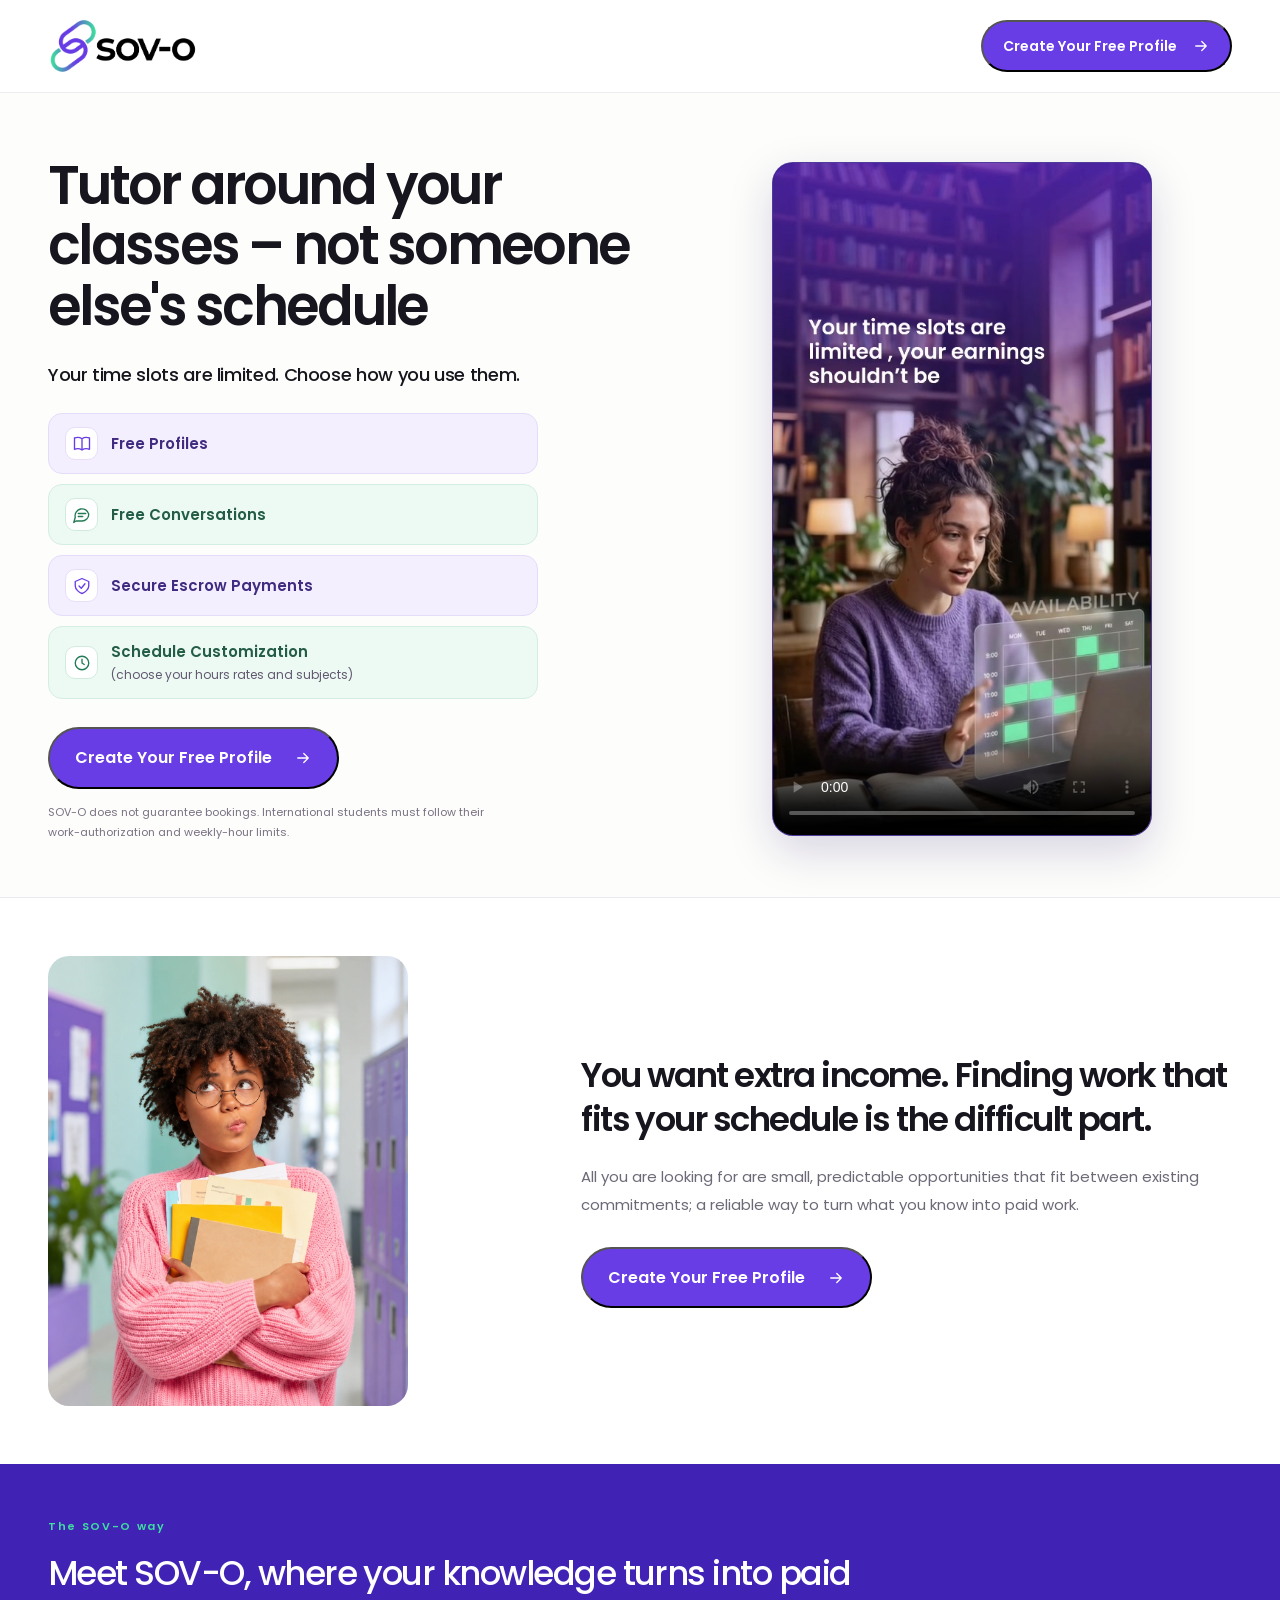
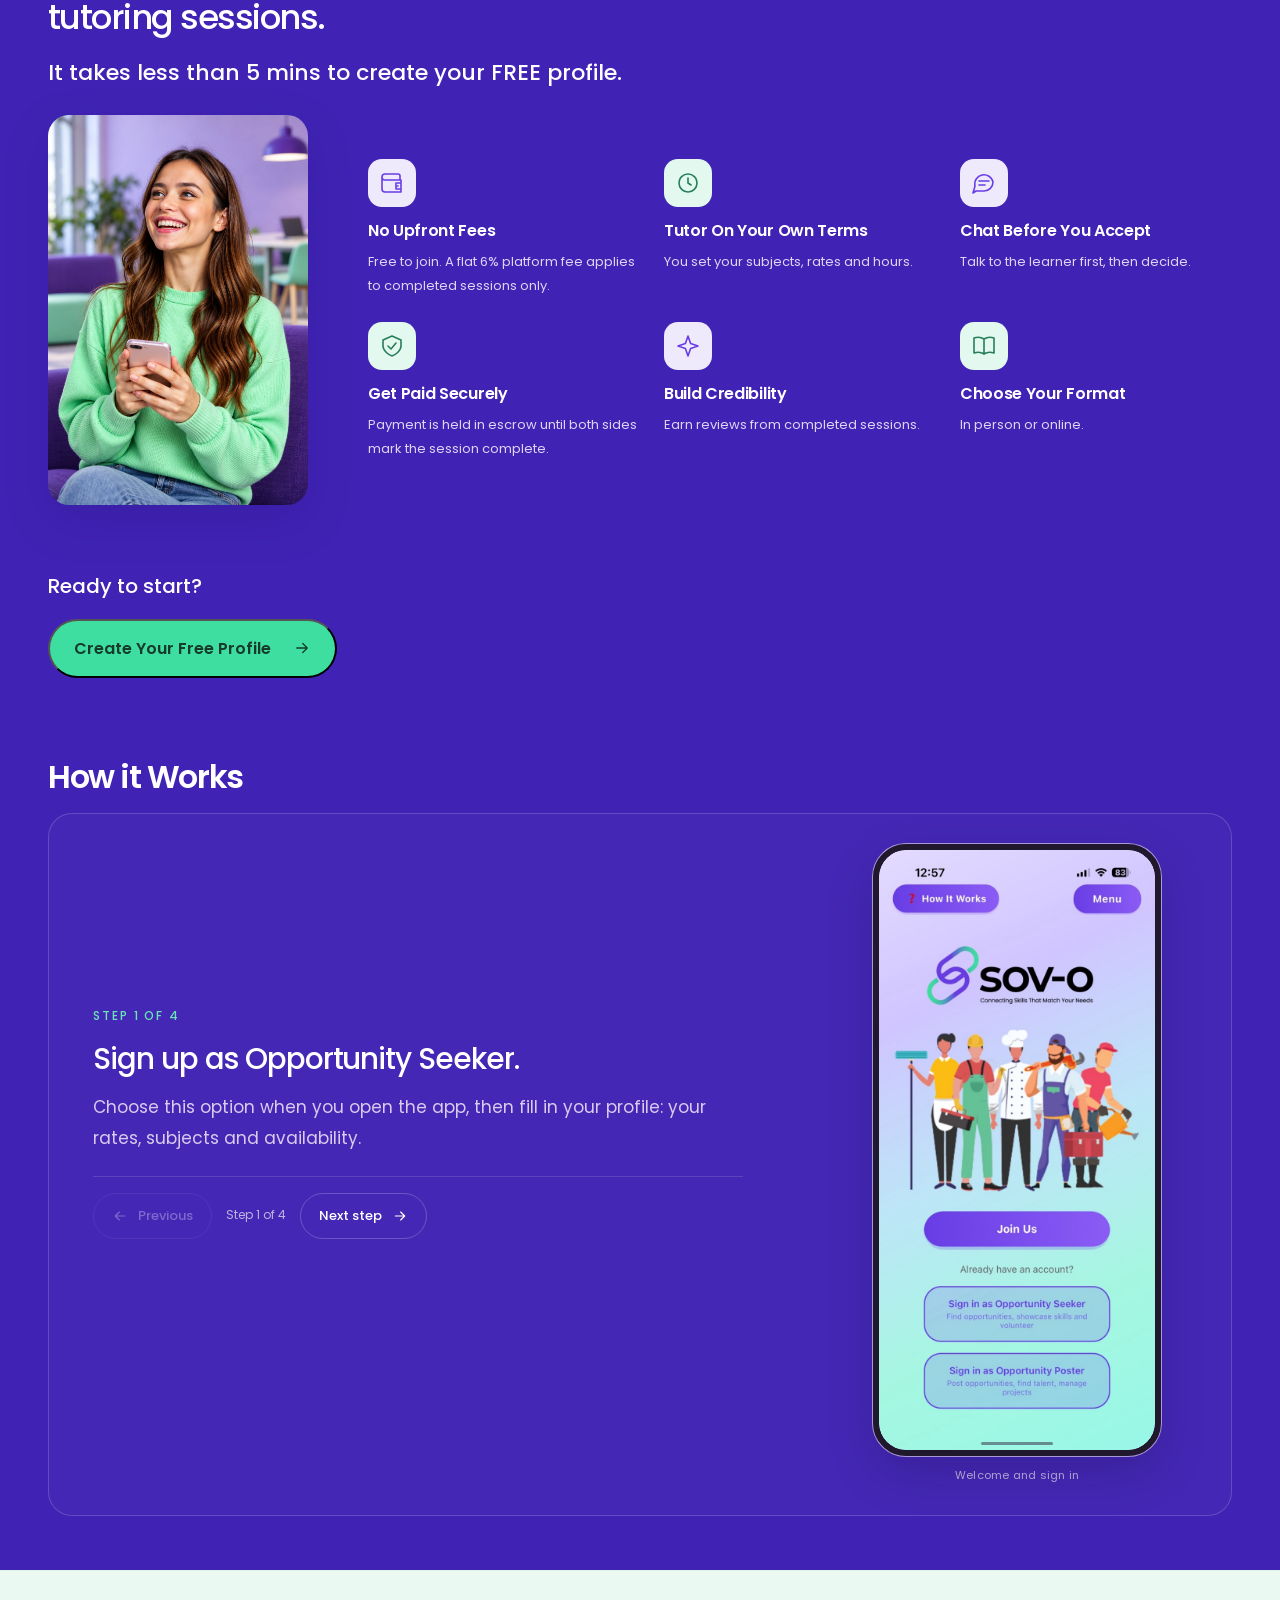
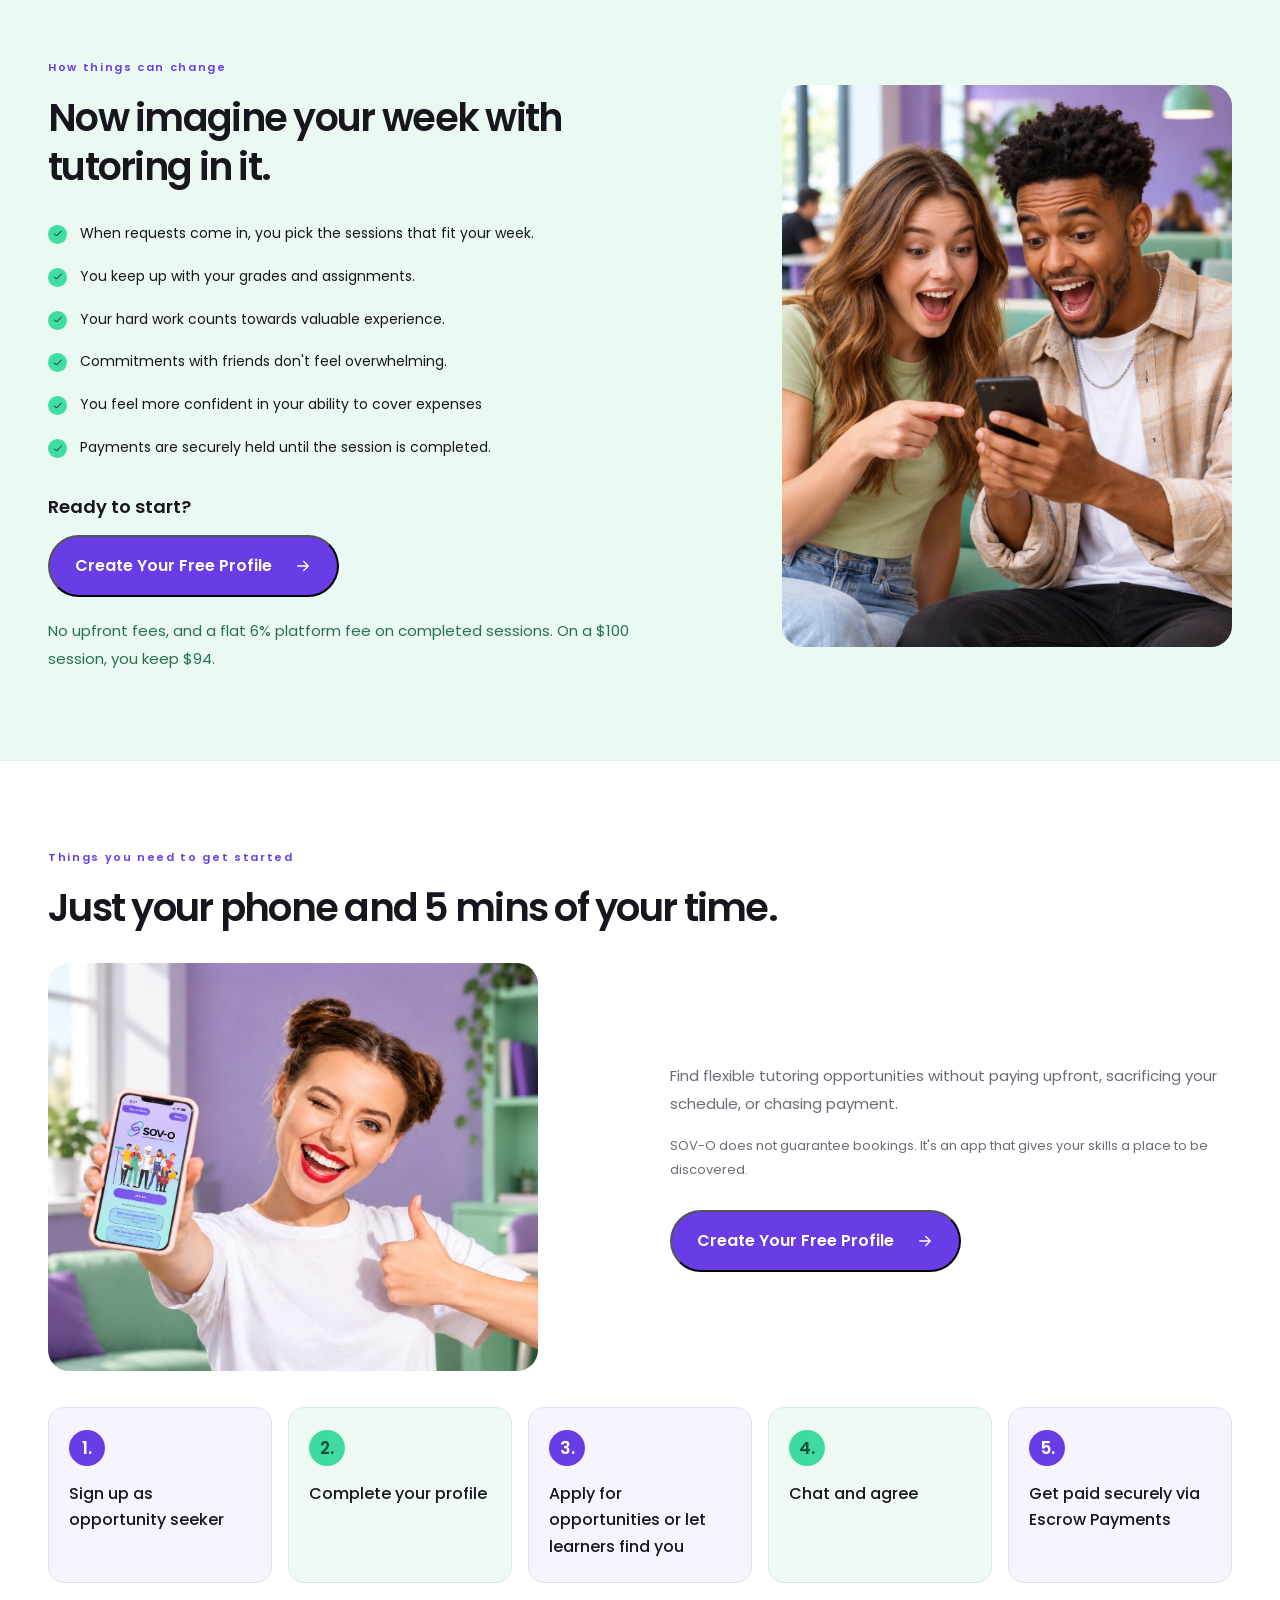
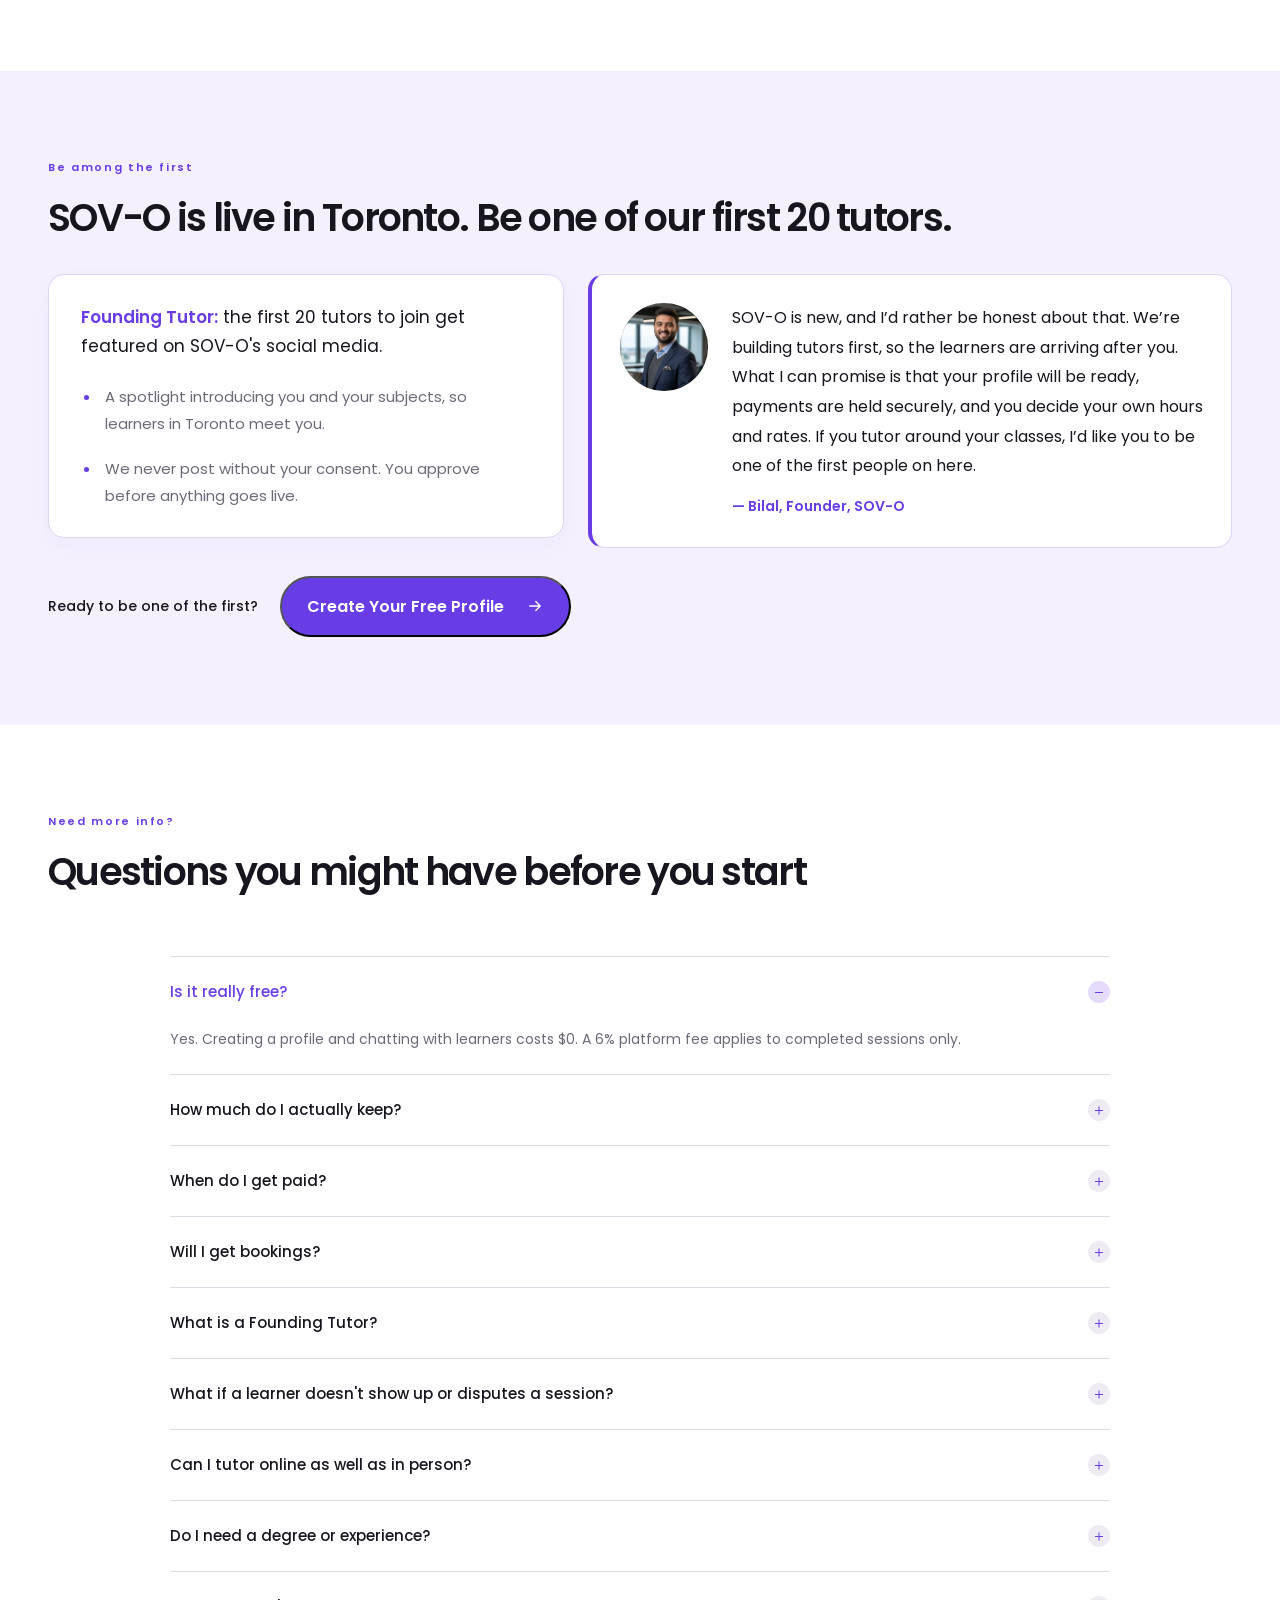
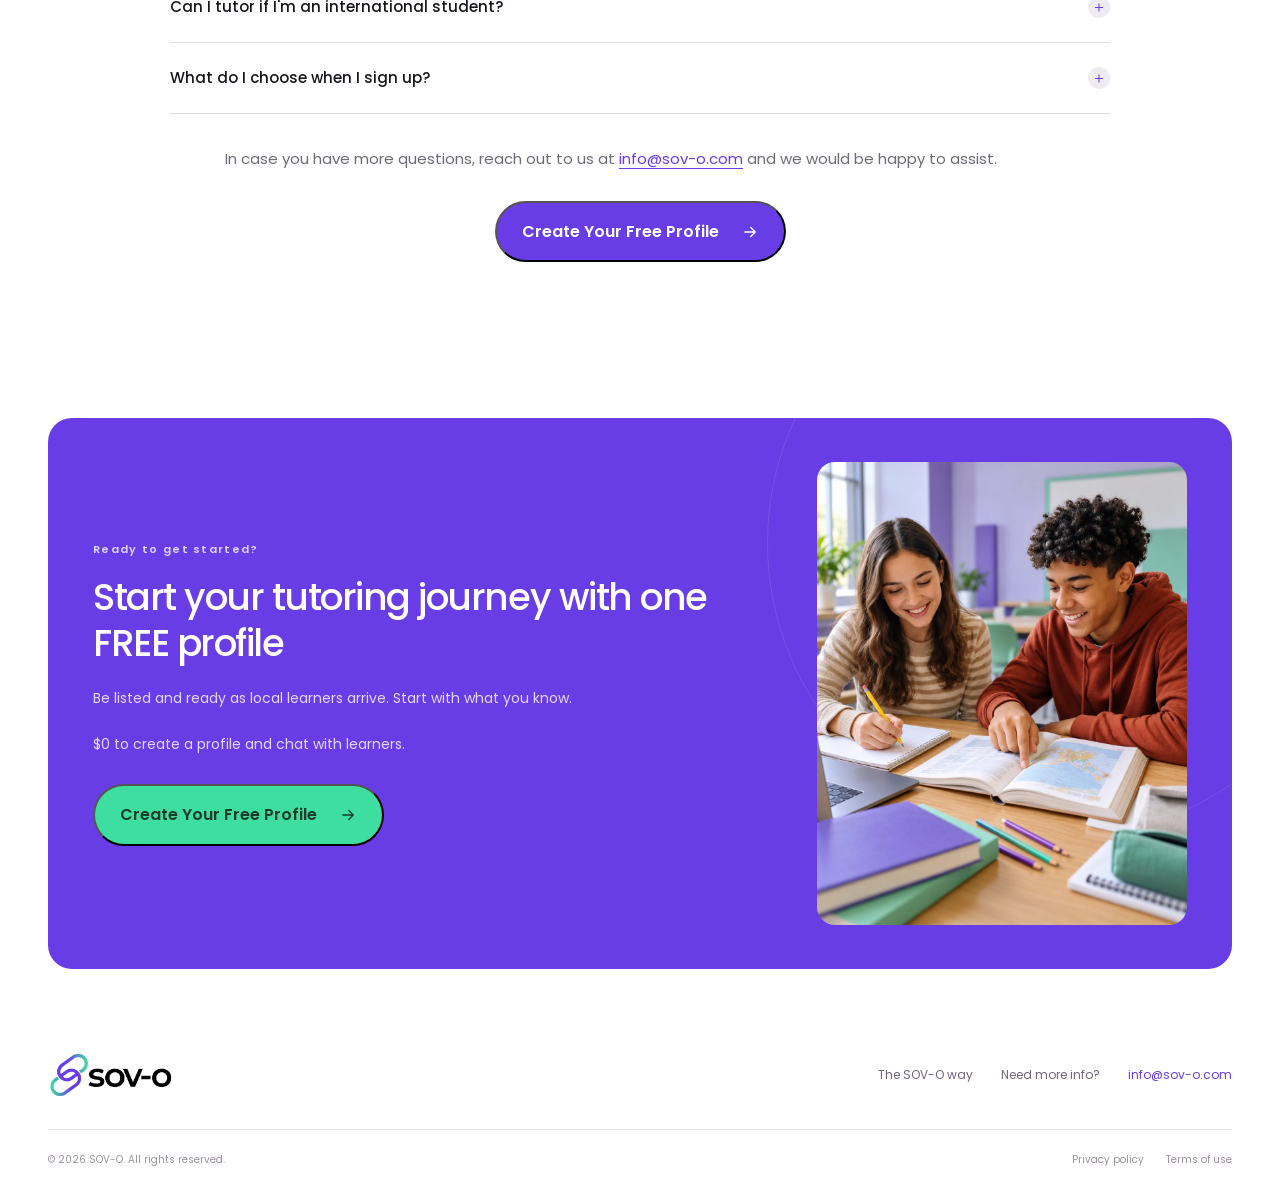
<file: student-tutor/index.html>
<!doctype html>
<html lang="en-CA">
<head>
  <meta charset="utf-8">
  <meta name="viewport" content="width=device-width, initial-scale=1">
  <meta name="theme-color" content="#683de5">
  <title>SOV-O | Tutor around your classes</title>
  <meta name="description" content="Create a free tutor profile in less than 5 mins. Set your subjects, rates and hours, and be ready as learners join in Toronto.">
  <meta property="og:title" content="Tutor around your classes – not someone else's schedule">
  <meta property="og:description" content="Your time slots are limited. Choose how you use them.">
  <meta property="og:type" content="website">
  <meta property="og:url" content="https://sovo-student-tutors.yammtech692.chatgpt.site/">
  <meta property="og:image" content="https://sovo-student-tutors.yammtech692.chatgpt.site/assets/hero-photo-v2.webp">
  <link rel="icon" href="assets/favicon.png" type="image/png">
  <link rel="preload" href="assets/poppins-600.ttf" as="font" type="font/ttf" crossorigin>
  
  <link rel="stylesheet" href="styles.css">
  <link rel="stylesheet" href="exact-copy.css">
  <link rel="stylesheet" href="app-walkthrough.css">
  <link rel="stylesheet" href="layout-refinements.css">
  <script src="script.js" defer></script>
  <noscript><style>.app-walkthrough{display:block}.walkthrough-panel,.walkthrough-panel[hidden]{display:grid!important;grid-template-columns:1fr 1fr;gap:24px;padding-block:24px}.walkthrough-copy,.walkthrough-figure{grid-area:auto}.walkthrough-tabs,.walkthrough-navigation{display:none!important}@media(max-width:600px){.walkthrough-panel,.walkthrough-panel[hidden]{grid-template-columns:1fr}}</style></noscript>
</head>
<body><a class="skip-link" href="#main">Skip to content</a><svg class="svg-library" xmlns="http://www.w3.org/2000/svg" aria-hidden="true">
    <symbol id="arrow" viewBox="0 0 24 24"><path d="M5 12h14M13 6l6 6-6 6"/></symbol>
    <symbol id="check" viewBox="0 0 24 24"><path d="m5 12 4 4L19 6"/></symbol>
    <symbol id="clock" viewBox="0 0 24 24"><circle cx="12" cy="12" r="9"/><path d="M12 7v5l3 2"/></symbol>
    <symbol id="book" viewBox="0 0 24 24"><path d="M12 5c-3-2-7-2-10-1v15c3-1 7-1 10 1 3-2 7-2 10-1V4c-3-1-7-1-10 1Zm0 0v15"/></symbol>
    <symbol id="chat" viewBox="0 0 24 24"><path d="M21 11a9 9 0 0 1-9 9H4l-3 2 2-7a9 9 0 1 1 18-4Z"/><path d="M7 10h10M7 14h6"/></symbol>
    <symbol id="shield" viewBox="0 0 24 24"><path d="m12 2 9 4v6c0 5-6 9-9 10-3-1-9-5-9-10V6l9-4Z"/><path d="m8 12 3 3 5-6"/></symbol>
    <symbol id="wallet" viewBox="0 0 24 24"><path d="M20 8V5a2 2 0 0 0-2-2H5a3 3 0 0 0 0 6h16v12H5a3 3 0 0 1-3-3V6M21 12h-5v6h5"/><path d="M17 15h1"/></symbol>
    <symbol id="pin" viewBox="0 0 24 24"><path d="M20 10c0 6-8 12-8 12S4 16 4 10a8 8 0 0 1 16 0Z"/><circle cx="12" cy="10" r="2.5"/></symbol>
    <symbol id="spark" viewBox="0 0 24 24"><path d="m12 2 2.6 7.4L22 12l-7.4 2.6L12 22l-2.6-7.4L2 12l7.4-2.6L12 2Z"/></symbol>
    <symbol id="apple" viewBox="0 0 24 24"><path d="M17.05 20.28c-.98.95-2.05.8-3.08.35-1.09-.46-2.09-.48-3.24 0-1.44.62-2.2.44-3.06-.35C2.79 15.25 3.51 7.59 9.05 7.31c1.35.07 2.29.76 3.08.82 1.18-.24 2.31-.94 3.57-.85 1.51.12 2.65.72 3.4 1.8-3.12 1.87-2.38 5.98.48 7.13-.57 1.5-1.31 2.99-2.53 4.08ZM12.03 7.25c-.15-2.23 1.66-4.07 3.74-4.25.29 2.58-2.34 4.5-3.74 4.25Z"/></symbol>
    <symbol id="play" viewBox="0 0 24 24"><path d="M3.6 1.9c-.3.3-.5.8-.5 1.4v17.4c0 .6.2 1.1.5 1.4l9.2-10.1L3.6 1.9Z" fill="#3edea0"/><path d="m16.3 8.4-11.4-6.9 8 8.8 3.4-1.9Z" fill="#50b9ff"/><path d="m16.3 15.6-3.4-3.8-8 10.7 11.4-6.9Z" fill="#f34764"/><path d="m20.2 10.8-3.9-2.4L12.9 12l3.4 3.6 3.9-2.4c1.1-.7 1.1-1.7 0-2.4Z" fill="#fdbe06"/></symbol>
  </svg><header class="header"><div class="container nav-wrap"><a class="brand" href="#" aria-label="SOV-O home"><img src="assets/sovo-logo.png" alt="SOV-O" width="162" height="60"></a><div class="nav-actions"><button class="button" type="button" data-download aria-haspopup="dialog" aria-controls="download-dialog" commandfor="download-dialog" command="show-modal"><span data-source-copy>Create Your Free Profile</span><svg class="icon" aria-hidden="true"><use href="#arrow"/></svg></button></div></div></header><main id="main"><section class="hero exact-hero section" aria-labelledby="hero-title"><div class="container hero-grid"><div class="hero-copy"><h1 id="hero-title"><span data-source-copy>Tutor around your classes – not someone else&#x27;s schedule</span></h1><p class="hero-lede"><span data-source-copy>Your time slots are limited. Choose how you use them.</span></p><ul class="hero-points"><li><span class="hero-point-icon" aria-hidden="true"><svg class="icon"><use href="#book"/></svg></span><span data-source-copy>Free Profiles</span></li><li><span class="hero-point-icon" aria-hidden="true"><svg class="icon"><use href="#chat"/></svg></span><span data-source-copy>Free Conversations</span></li><li><span class="hero-point-icon" aria-hidden="true"><svg class="icon"><use href="#shield"/></svg></span><span data-source-copy>Secure Escrow Payments</span></li><li><span class="hero-point-icon" aria-hidden="true"><svg class="icon"><use href="#clock"/></svg></span><span data-source-copy>Schedule Customization <small>(choose your hours rates and subjects)</small></span></li></ul><div class="exact-cta"><button class="button" type="button" data-download aria-haspopup="dialog" aria-controls="download-dialog" commandfor="download-dialog" command="show-modal"><span data-source-copy>Create Your Free Profile</span><svg class="icon" aria-hidden="true"><use href="#arrow"/></svg></button></div><p class="booking-note"><span data-source-copy>SOV-O does not guarantee bookings. International students must follow their work-authorization and weekly-hour limits.</span></p></div><div class="hero-visual hero-video"><div class="tutoring-video-frame"><video class="tutoring-video" controls playsinline preload="metadata" poster="assets/tutoring-video-poster.jpg" width="512" height="910" aria-label="SOV-O tutoring video"><source src="assets/sovo-tutoring.mp4" type="video/mp4"><a href="assets/sovo-tutoring.mp4">Watch the SOV-O tutoring video</a></video></div></div></div></section><section class="exact-section exact-problem section" id="why-sovo"><div class="container exact-split"><div><div class="section-photo-wrap problem-photo-wrap"><img class="section-photo " src="assets/problem-photo-v2.webp" alt="Student holding books and considering her commitments" width="1122" height="1402" loading="lazy"></div></div><div class="exact-problem-copy"><h2><span data-source-copy>You want extra income. Finding work that fits your schedule is the difficult part.</span></h2><p><span data-source-copy>All you are looking for are small, predictable opportunities that fit between existing commitments; a reliable way to turn what you know into paid work.</span></p><div class="exact-cta"><button class="button" type="button" data-download aria-haspopup="dialog" aria-controls="download-dialog" commandfor="download-dialog" command="show-modal"><span data-source-copy>Create Your Free Profile</span><svg class="icon" aria-hidden="true"><use href="#arrow"/></svg></button></div></div></div></section><section class="how-section exact-how section" id="how-it-works"><div class="container"><p class="eyebrow"><span data-source-copy>The SOV-O way</span></p><h2><span data-source-copy>Meet SOV-O, where your knowledge turns into paid tutoring sessions.</span></h2><p class="exact-how-lead"><span data-source-copy>It takes less than 5 mins to create your FREE profile.</span></p><div class="walkthrough-closing"><div class="walkthrough-photo-wrap"><img class="section-photo walkthrough-photo" src="assets/hero-photo-v2.webp" alt="Smiling student in a green sweater holding a phone against a purple background" width="1024" height="1536" loading="lazy"></div><div class="walkthrough-benefits-copy"><div class="exact-info-grid"><article><span class="benefit-icon lavender"><svg class="icon" aria-hidden="true"><use href="#wallet"/></svg></span><h3><span data-source-copy>No Upfront Fees</span></h3><p><span data-source-copy>Free to join. A flat 6% platform fee applies to completed sessions only.</span></p></article><article><span class="benefit-icon mint"><svg class="icon" aria-hidden="true"><use href="#clock"/></svg></span><h3><span data-source-copy>Tutor On Your Own Terms</span></h3><p><span data-source-copy>You set your subjects, rates and hours.</span></p></article><article><span class="benefit-icon lavender"><svg class="icon" aria-hidden="true"><use href="#chat"/></svg></span><h3><span data-source-copy>Chat Before You Accept</span></h3><p><span data-source-copy>Talk to the learner first, then decide.</span></p></article><article><span class="benefit-icon mint"><svg class="icon" aria-hidden="true"><use href="#shield"/></svg></span><h3><span data-source-copy>Get Paid Securely</span></h3><p><span data-source-copy>Payment is held in escrow until both sides mark the session complete.</span></p></article><article><span class="benefit-icon lavender"><svg class="icon" aria-hidden="true"><use href="#spark"/></svg></span><h3><span data-source-copy>Build Credibility</span></h3><p><span data-source-copy>Earn reviews from completed sessions.</span></p></article><article><span class="benefit-icon mint"><svg class="icon" aria-hidden="true"><use href="#book"/></svg></span><h3><span data-source-copy>Choose Your Format</span></h3><p><span data-source-copy>In person or online.</span></p></article></div></div></div><div class="exact-cta walkthrough-cta"><p><span data-source-copy>Ready to start?</span></p><button class="button" type="button" data-download aria-haspopup="dialog" aria-controls="download-dialog" commandfor="download-dialog" command="show-modal"><span data-source-copy>Create Your Free Profile</span><svg class="icon" aria-hidden="true"><use href="#arrow"/></svg></button></div><h2 class="walkthrough-title"><span data-source-copy>How it Works</span></h2><div class="app-walkthrough"><div class="walkthrough-panel" role="group" id="walkthrough-panel-1" aria-labelledby="walkthrough-heading-1" tabindex="0"><div class="walkthrough-copy"><p class="walkthrough-step-label">STEP 1 OF 4</p><h3 id="walkthrough-heading-1"><span data-source-copy>Sign up as Opportunity Seeker.</span></h3><p><span data-source-copy>Choose this option when you open the app, then fill in your profile: your rates, subjects and availability.</span></p></div><figure class="walkthrough-figure"><div class="walkthrough-phone"><div class="walkthrough-screen"><img src="assets/app-welcome.jpg" alt="SOV-O welcome screen with Join Us and Opportunity Seeker sign-in options" width="706" height="1536" loading="lazy"></div></div><figcaption>Welcome and sign in</figcaption></figure></div><div class="walkthrough-panel" role="group" id="walkthrough-panel-2" aria-labelledby="walkthrough-heading-2" tabindex="0" hidden><div class="walkthrough-copy"><p class="walkthrough-step-label">STEP 2 OF 4</p><h3 id="walkthrough-heading-2"><span data-source-copy>Browse requests and apply, as learners post them.</span></h3><p><span data-source-copy>Or let learners find you: as learners join in Toronto, they browse profiles to find a tutor who fits.</span></p></div><figure class="walkthrough-figure"><div class="walkthrough-phone"><div class="walkthrough-screen"><img src="assets/app-tutoring-opportunities.png" alt="SOV-O Explore opportunities screen showing math, French, chemistry and coding tutoring requests in Toronto" width="851" height="1849" loading="lazy"></div></div><figcaption>Explore tutoring opportunities</figcaption></figure></div><div class="walkthrough-panel" role="group" id="walkthrough-panel-3" aria-labelledby="walkthrough-heading-3" tabindex="0" hidden><div class="walkthrough-copy"><p class="walkthrough-step-label">STEP 3 OF 4</p><h3 id="walkthrough-heading-3"><span data-source-copy>Talk before you accept.</span></h3><p><span data-source-copy>Chat in the app, agree on the details, and choose requests that fit your week.</span></p></div><figure class="walkthrough-figure"><div class="walkthrough-phone"><div class="walkthrough-screen"><img src="assets/app-conversation.jpg" alt="Tutor and learner conversation with a custom offer" width="736" height="1600" loading="lazy"></div></div><figcaption>Chat and offer</figcaption></figure></div><div class="walkthrough-panel" role="group" id="walkthrough-panel-4" aria-labelledby="walkthrough-heading-4" tabindex="0" hidden><div class="walkthrough-copy"><p class="walkthrough-step-label">STEP 4 OF 4</p><h3 id="walkthrough-heading-4"><span data-source-copy>Get paid securely.</span></h3><p><span data-source-copy>Payment is held in escrow and released when both sides mark the session complete.</span></p></div><figure class="walkthrough-figure"><div class="walkthrough-phone"><div class="walkthrough-screen payment-screen"><img class="payment-screen-backdrop" src="assets/app-explore.jpg" alt="" width="736" height="1600" loading="lazy"><div class="payment-notification" role="img" aria-label="SOV-O notification: Payment released. Your session is complete. Payment has been released."><div class="payment-notification-top"><span class="notification-app-icon"><img src="assets/sovo-symbol.png" alt="" width="24" height="27"></span><strong>SOV-O</strong><span>now</span></div><h4>Payment released</h4><p>Your session is complete. Payment has been released.</p></div><div class="payment-success-mark" aria-hidden="true"><svg class="icon"><use href="#check"/></svg></div></div></div><figcaption>Illustrative payment notification</figcaption></figure></div><div class="walkthrough-navigation"><button class="walkthrough-previous" type="button" aria-label="Previous step" disabled><svg class="icon"><use href="#arrow"/></svg><span>Previous</span></button><p class="walkthrough-progress" aria-live="polite" aria-atomic="true">Step 1 of 4</p><button class="walkthrough-next" type="button" aria-label="Next step"><span>Next step</span><svg class="icon"><use href="#arrow"/></svg></button></div></div></div></section><section class="exact-section exact-change section"><div class="container imagine-layout"><div class="imagine-copy"><p class="eyebrow"><span data-source-copy>How things can change</span></p><h2><span data-source-copy>Now imagine your week with tutoring in it.</span></h2><ul class="exact-change-grid exact-list"><li><span class="small-check"><svg class="icon" aria-hidden="true"><use href="#check"/></svg></span><span data-source-copy>When requests come in, you pick the sessions that fit your week.</span></li><li><span class="small-check"><svg class="icon" aria-hidden="true"><use href="#check"/></svg></span><span data-source-copy>You keep up with your grades and assignments.</span></li><li><span class="small-check"><svg class="icon" aria-hidden="true"><use href="#check"/></svg></span><span data-source-copy>Your hard work counts towards valuable experience.</span></li><li><span class="small-check"><svg class="icon" aria-hidden="true"><use href="#check"/></svg></span><span data-source-copy>Commitments with friends don&#x27;t feel overwhelming.</span></li><li><span class="small-check"><svg class="icon" aria-hidden="true"><use href="#check"/></svg></span><span data-source-copy>You feel more confident in your ability to cover expenses</span></li><li><span class="small-check"><svg class="icon" aria-hidden="true"><use href="#check"/></svg></span><span data-source-copy>Payments are securely held until the session is completed.</span></li></ul><p class="imagine-ready"><span data-source-copy>Ready to start?</span></p><div class="exact-cta"><button class="button" type="button" data-download aria-haspopup="dialog" aria-controls="download-dialog" commandfor="download-dialog" command="show-modal"><span data-source-copy>Create Your Free Profile</span><svg class="icon" aria-hidden="true"><use href="#arrow"/></svg></button></div><p class="exact-fee-line"><span data-source-copy>No upfront fees, and a flat 6% platform fee on completed sessions. On a $100 session, you keep $94.</span></p></div><div class="section-photo-wrap imagine-photo-wrap"><img class="section-photo " src="assets/imagine-photo-v2.webp" alt="Two friends smiling as they look at a phone together" width="1122" height="1402" loading="lazy"></div></div></section><section class="exact-section exact-start section"><div class="container exact-split"><div><p class="eyebrow"><span data-source-copy>Things you need to get started</span></p><h2><span data-source-copy>Just your phone and 5 mins of your time.</span></h2><div class="section-photo-wrap started-photo-wrap"><img class="section-photo " src="assets/get-started-photo-v3.webp" alt="Student showing the SOV-O app home screen on her phone and giving a thumbs-up" width="1374" height="1145" loading="lazy"></div></div><div><p><span data-source-copy>Find flexible tutoring opportunities without paying upfront, sacrificing your schedule, or chasing payment.</span></p><p class="exact-disclaimer"><span data-source-copy>SOV-O does not guarantee bookings. It&#x27;s an app that gives your skills a place to be discovered.</span></p><div class="exact-cta"><button class="button" type="button" data-download aria-haspopup="dialog" aria-controls="download-dialog" commandfor="download-dialog" command="show-modal"><span data-source-copy>Create Your Free Profile</span><svg class="icon" aria-hidden="true"><use href="#arrow"/></svg></button></div></div></div><div class="container application-steps"><ol aria-label="Application steps"><li><span class="application-step-number" aria-hidden="true">1.</span><span data-source-copy>Sign up as opportunity seeker</span></li><li><span class="application-step-number" aria-hidden="true">2.</span><span data-source-copy>Complete your profile</span></li><li><span class="application-step-number" aria-hidden="true">3.</span><span data-source-copy>Apply for opportunities or let learners find you</span></li><li><span class="application-step-number" aria-hidden="true">4.</span><span data-source-copy>Chat and agree</span></li><li><span class="application-step-number" aria-hidden="true">5.</span><span data-source-copy>Get paid securely via Escrow Payments</span></li></ol></div></section><section class="exact-section exact-first section"><div class="container"><p class="eyebrow"><span data-source-copy>Be among the first</span></p><h2><span data-source-copy>SOV-O is live in Toronto. Be one of our first 20 tutors.</span></h2><div class="exact-pending-grid"><article class="founding-tutor-card"><p class="founding-tutor-intro"><span data-source-copy><strong>Founding Tutor:</strong> the first 20 tutors to join get featured on SOV-O&#x27;s social media.</span></p><ul><li><span data-source-copy>A spotlight introducing you and your subjects, so learners in Toronto meet you.</span></li><li><span data-source-copy>We never post without your consent. You approve before anything goes live.</span></li></ul></article><blockquote class="founder-note"><div class="founder-portrait"><img src="assets/bilal-founder.jpeg" alt="Bilal, Founder of SOV-O" width="942" height="2048" loading="lazy"></div><p><span data-source-copy>SOV-O is new, and I’d rather be honest about that. We’re building tutors first, so the learners are arriving after you. What I can promise is that your profile will be ready, payments are held securely, and you decide your own hours and rates. If you tutor around your classes, I’d like you to be one of the first people on here.</span></p><footer><span data-source-copy>— Bilal, Founder, SOV-O</span></footer></blockquote></div><div class="exact-cta"><p><span data-source-copy>Ready to be one of the first?</span></p><button class="button" type="button" data-download aria-haspopup="dialog" aria-controls="download-dialog" commandfor="download-dialog" command="show-modal"><span data-source-copy>Create Your Free Profile</span><svg class="icon" aria-hidden="true"><use href="#arrow"/></svg></button></div></div></section><section class="exact-section exact-info section" id="questions"><div class="container"><p class="eyebrow"><span data-source-copy>Need more info?</span></p><h2><span data-source-copy>Questions you might have before you start</span></h2><div class="faq-list exact-faq"><details open><summary><span data-source-copy>Is it really free?</span><span class="faq-toggle" aria-hidden="true"></span></summary><div class="faq-answer"><p><span data-source-copy>Yes. Creating a profile and chatting with learners costs $0. A 6% platform fee applies to completed sessions only.</span></p></div></details><details><summary><span data-source-copy>How much do I actually keep?</span><span class="faq-toggle" aria-hidden="true"></span></summary><div class="faq-answer"><p><span data-source-copy>The fee is 6% for the tutor and 6% for the learner. On a $100 session you keep $94 and the learner pays $106.</span></p></div></details><details><summary><span data-source-copy>When do I get paid?</span><span class="faq-toggle" aria-hidden="true"></span></summary><div class="faq-answer"><p><span data-source-copy>Learners pay up front and SOV-O holds the money in escrow. It is released when both you and the learner mark the session complete.</span></p></div></details><details><summary><span data-source-copy>Will I get bookings?</span><span class="faq-toggle" aria-hidden="true"></span></summary><div class="faq-answer"><p><span data-source-copy>We can&#x27;t guarantee bookings. SOV-O gives your skills a place to be discovered, and learners are joining in Toronto now.</span></p></div></details><details><summary><span data-source-copy>What is a Founding Tutor?</span><span class="faq-toggle" aria-hidden="true"></span></summary><div class="faq-answer"><p><span data-source-copy>The first 20 tutors to join are featured on SOV-O&#x27;s social media. We never post without your consent, and you approve before anything goes live.</span></p></div></details><details><summary><span data-source-copy>What if a learner doesn&#x27;t show up or disputes a session?</span><span class="faq-toggle" aria-hidden="true"></span></summary><div class="faq-answer"><p><span data-source-copy>Check section 8 of our <a href="https://sov-o.com/terms.html" target="_blank" rel="noopener noreferrer">Terms and Conditions</a>: <strong>CANCELLATIONS, RESCHEDULING, CONFLICTS AND REFUNDS</strong></span></p></div></details><details><summary><span data-source-copy>Can I tutor online as well as in person?</span><span class="faq-toggle" aria-hidden="true"></span></summary><div class="faq-answer"><p><span data-source-copy>Yes you can chat with the learner and choose a format that works for both of you. Or apply for opportunities that specifically ask for online tutoring.</span></p></div></details><details><summary><span data-source-copy>Do I need a degree or experience?</span><span class="faq-toggle" aria-hidden="true"></span></summary><div class="faq-answer"><p><span data-source-copy>Sov-o gives a platform to both certified and experience based professionals. Showcase your skills and experience in your portfolio.</span></p></div></details><details><summary><span data-source-copy>Can I tutor if I&#x27;m an international student?</span><span class="faq-toggle" aria-hidden="true"></span></summary><div class="faq-answer"><p><span data-source-copy>Eligible international students may work within their work-authorization and weekly-hour limits. Check your study permit conditions before you start.</span></p></div></details><details><summary><span data-source-copy>What do I choose when I sign up?</span><span class="faq-toggle" aria-hidden="true"></span></summary><div class="faq-answer"><p><span data-source-copy>&quot;Sign up as Opportunity Seeker&quot; if you want to tutor. &quot;Opportunity Poster&quot; is for people looking for help.</span></p></div></details></div><p class="exact-contact"><span data-source-copy>In case you have more questions, reach out to us at <a href="mailto:info@sov-o.com">info@sov-o.com</a> and we would be happy to assist.</span></p><div class="exact-cta"><button class="button" type="button" data-download aria-haspopup="dialog" aria-controls="download-dialog" commandfor="download-dialog" command="show-modal"><span data-source-copy>Create Your Free Profile</span><svg class="icon" aria-hidden="true"><use href="#arrow"/></svg></button></div></div></section><section class="final-section exact-final section" id="download"><div class="container final-panel"><div class="final-copy"><p class="eyebrow"><span data-source-copy>Ready to get started?</span></p><h2><span data-source-copy>Start your tutoring journey with one FREE profile</span></h2><p><span data-source-copy>Be listed and ready as local learners arrive. Start with what you know.</span></p><p><span data-source-copy>$0 to create a profile and chat with learners.</span></p><div class="exact-cta"><button class="button" type="button" data-download aria-haspopup="dialog" aria-controls="download-dialog" commandfor="download-dialog" command="show-modal"><span data-source-copy>Create Your Free Profile</span><svg class="icon" aria-hidden="true"><use href="#arrow"/></svg></button></div></div><div class="section-photo-wrap final-photo-wrap"><img class="section-photo " src="assets/final-cta-photo-v2.webp" alt="Two students working together over an open book" width="1122" height="1402" loading="lazy"></div></div></section></main><footer class="footer"><div class="container"><div class="footer-main"><a href="#" aria-label="SOV-O home"><img src="assets/sovo-logo.png" alt="SOV-O" width="125" height="46" loading="lazy"></a><div class="footer-links"><a href="#how-it-works">The SOV-O way</a><a href="#questions">Need more info?</a><a href="mailto:info@sov-o.com">info@sov-o.com</a></div></div><div class="footer-legal"><p>© <span id="year">2026</span> SOV-O. All rights reserved.</p><div><a href="https://www.sov-o.com/privacy.html" target="_blank" rel="noopener noreferrer">Privacy policy</a><a href="https://www.sov-o.com/terms.html" target="_blank" rel="noopener noreferrer">Terms of use</a></div></div></div></footer><dialog id="download-dialog" aria-labelledby="download-title" aria-describedby="download-description"><button class="close-dialog" type="button" aria-label="Close download panel"><span></span><span></span></button><div class="dialog-icon"><img src="assets/sovo-symbol.png" alt="" width="48" height="58"></div><h2 id="download-title"><span data-source-copy>Your Tutoring Journey Starts Here.</span></h2><p id="download-description"><span data-source-copy>Download Now</span></p><div class="store-links"><a class="store-button" aria-label="Download on the App Store" href="https://apps.apple.com/app/id6746269655" target="_blank" rel="noopener noreferrer"><svg class="store-icon apple"><use href="#apple"/></svg><span><small>Download on the</small><strong>App Store</strong></span><svg class="icon store-arrow"><use href="#arrow"/></svg></a><a class="store-button" aria-label="Get it on Google Play" href="https://play.google.com/store/apps/details?id=com.sovo.example" target="_blank" rel="noopener noreferrer"><svg class="store-icon"><use href="#play"/></svg><span><small>Get it on</small><strong>Google Play</strong></span><svg class="icon store-arrow"><use href="#arrow"/></svg></a></div></dialog></body></html>
</file>
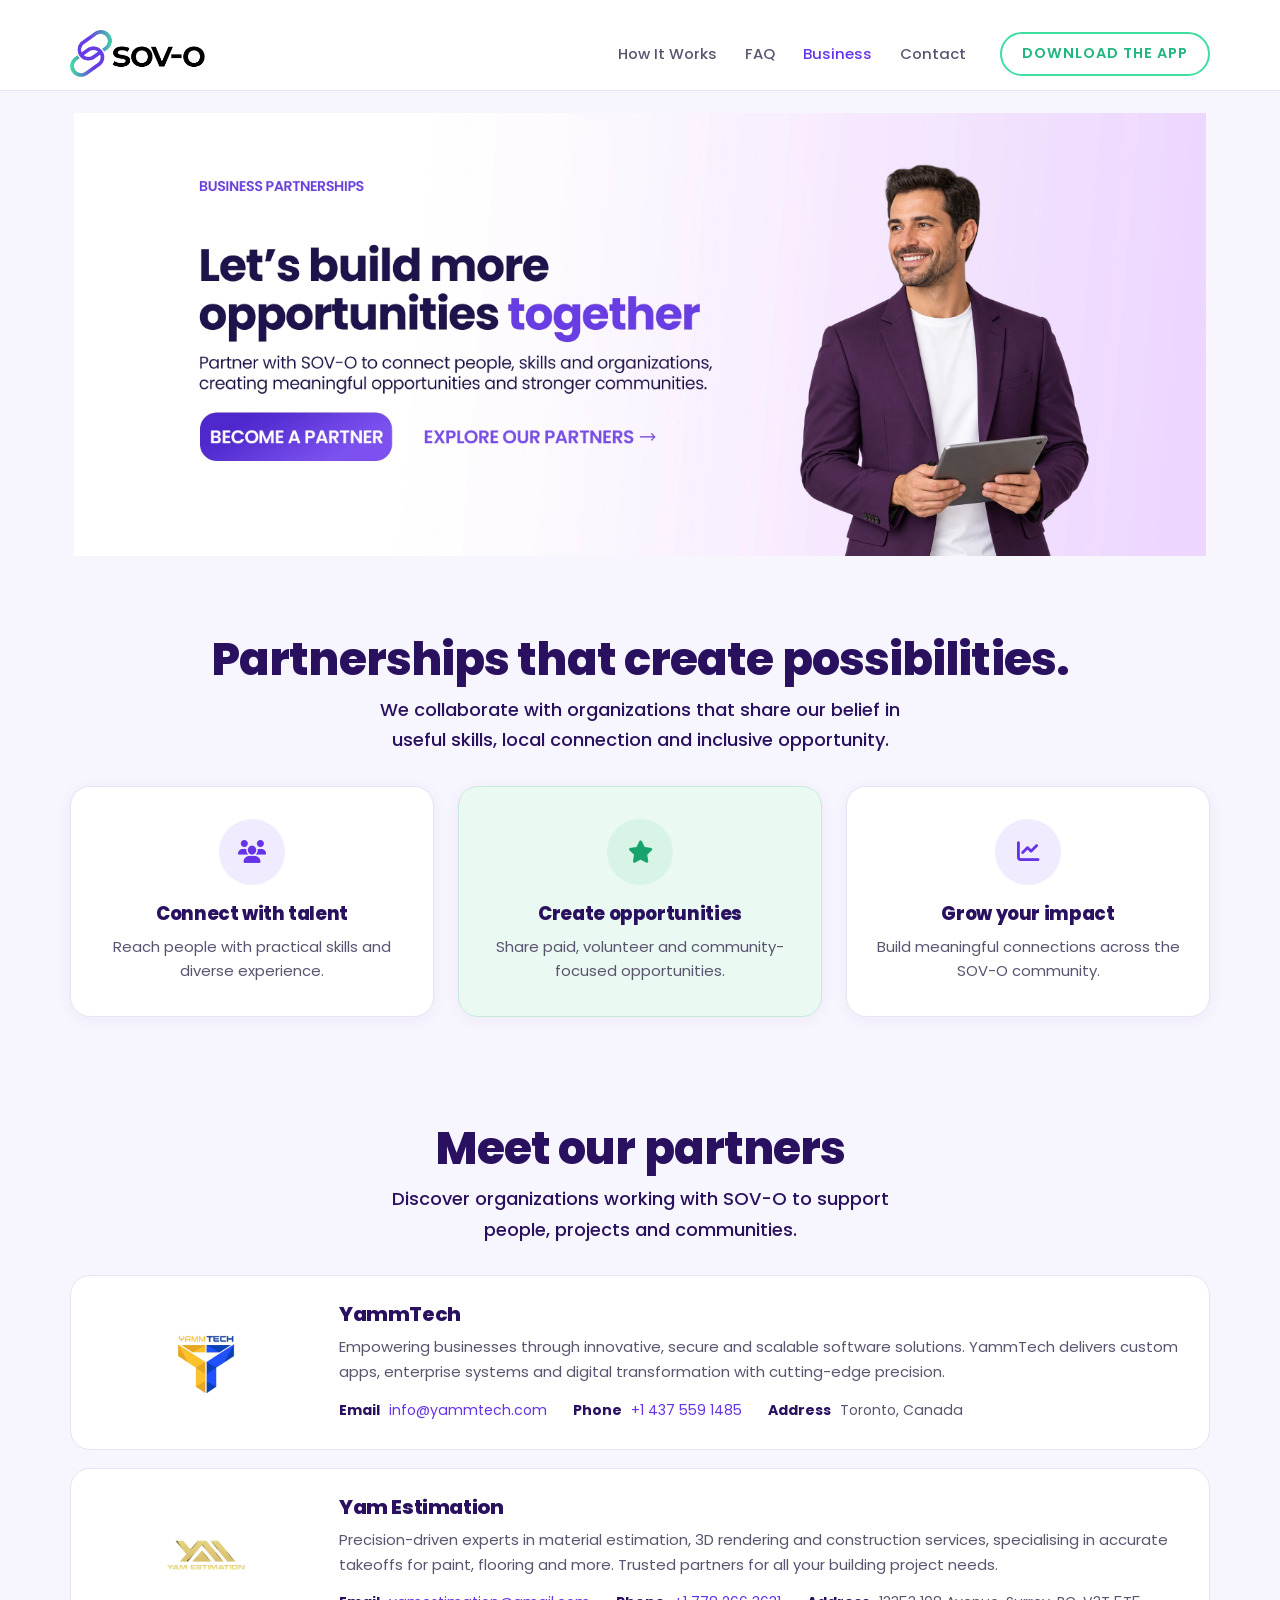
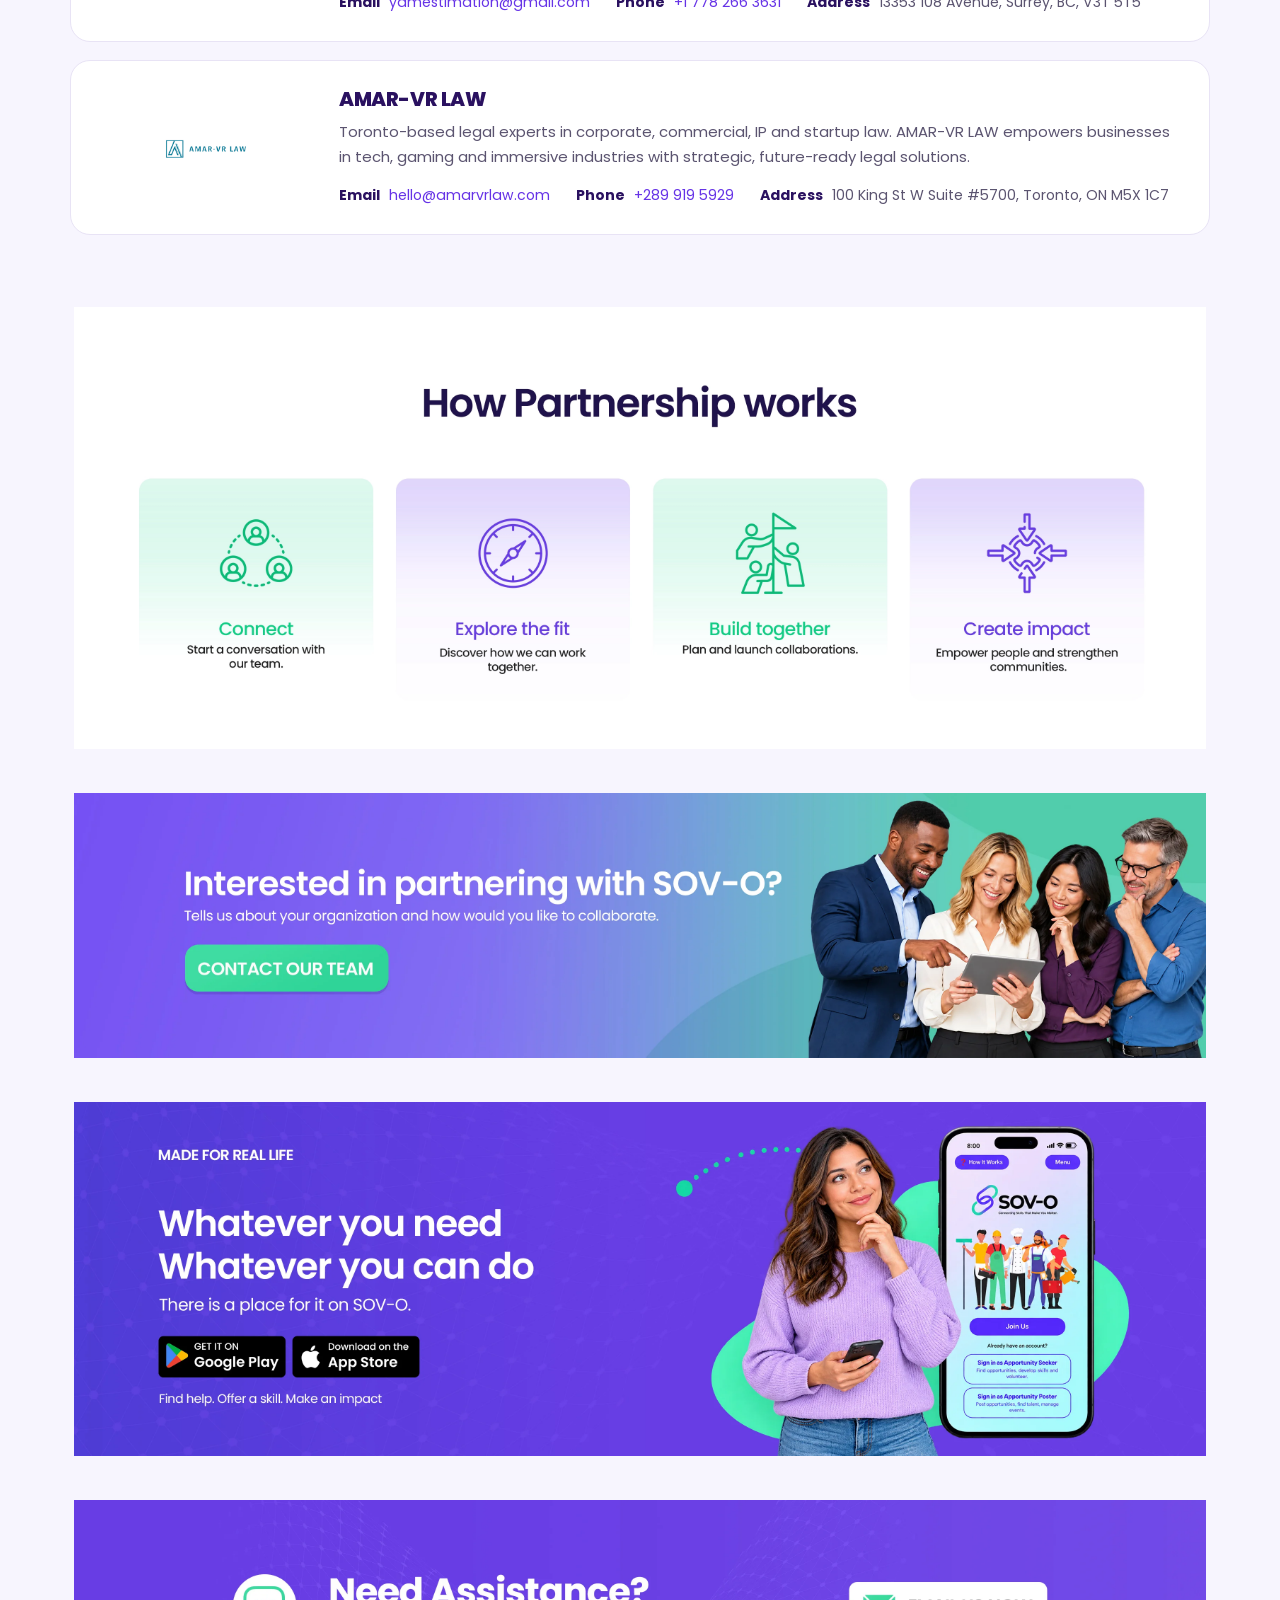
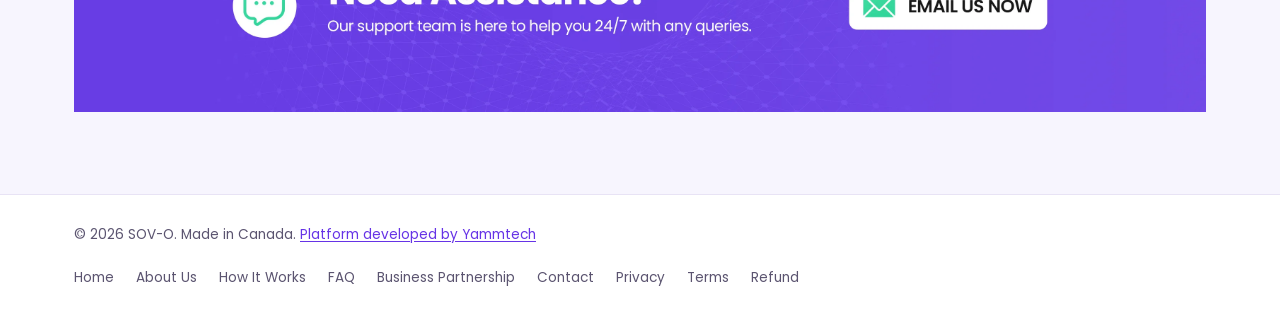
<file: business.html>
<!DOCTYPE html>
<html lang="en">

<head>

    <!-- Google Tag Manager -->
<script>(function(w,d,s,l,i){w[l]=w[l]||[];w[l].push({'gtm.start':
new Date().getTime(),event:'gtm.js'});var f=d.getElementsByTagName(s)[0],
j=d.createElement(s),dl=l!='dataLayer'?'&l='+l:'';j.async=true;j.src=
'https://www.googletagmanager.com/gtm.js?id='+i+dl;f.parentNode.insertBefore(j,f);
})(window,document,'script','dataLayer','GTM-M95XX3C2');</script>
<!-- End Google Tag Manager -->

    <meta charset="UTF-8">
    <link rel="apple-touch-icon" sizes="180x180" href="/favicon/apple-touch-icon.png">
    <link rel="icon" type="image/png" sizes="32x32" href="/favicon/favicon-32x32.png">
    <link rel="icon" type="image/png" sizes="16x16" href="/favicon/favicon-16x16.png">
    <link rel="manifest" href="/favicon/site.webmanifest">
    <meta http-equiv="X-UA-Compatible" content="IE=edge">
    <meta name="viewport" content="width=device-width, initial-scale=1.0">
    <!-- Meta Description -->
    <meta name="description"
        content="Explore the best mobile apps designed to enhance your experience. Discover top features, seamless performance, and easy downloads for iOS & Android.">
    <title>SOV-O | Contact</title>
    <link rel="stylesheet" href="https://cdnjs.cloudflare.com/ajax/libs/font-awesome/6.7.2/css/all.min.css">
    <!-- icofont-css-link -->
    <link rel="stylesheet" href="css/icofont.min.css">
    <!-- Owl-Carosal-Style-link -->
    <link rel="stylesheet" href="css/owl.carousel.min.css">
    <!-- Bootstrap-Style-link -->
    <link rel="stylesheet" href="css/bootstrap.min.css">
    <!-- Aos-Style-link -->
    <link rel="stylesheet" href="css/aos.css">
    <!-- Coustome-Style-link -->
    <link rel="stylesheet" href="css/style.css?v=2">
    <!-- Responsive-Style-link -->
    <link rel="stylesheet" href="css/responsive.css?v=2">
    <link href="https://fonts.googleapis.com/css2?family=Poppins:wght@400;500;600;700;800;900&display=swap" rel="stylesheet">
    <!-- Brand override, must load last -->
    <link rel="stylesheet" href="css/brand.css?v=21">
    <!-- Favicon -->
    <link rel="shortcut icon" href="images/favicon.png" type="image/x-icon">
    <!-- webfont-->
    <link rel="preconnect" href="https://fonts.googleapis.com">
    <link rel="preconnect" href="https://fonts.gstatic.com" crossorigin>
    <link href="https://fonts.googleapis.com/css2?family=Plus+Jakarta+Sans:wght@200..800&display=swap" rel="stylesheet">
    
    <!-- Meta Pixel Code -->
<script>
!function(f,b,e,v,n,t,s)
{if(f.fbq)return;n=f.fbq=function(){n.callMethod?
n.callMethod.apply(n,arguments):n.queue.push(arguments)};
if(!f._fbq)f._fbq=n;n.push=n;n.loaded=!0;n.version='2.0';
n.queue=[];t=b.createElement(e);t.async=!0;
t.src=v;s=b.getElementsByTagName(e)[0];
s.parentNode.insertBefore(t,s)}(window, document,'script',
'https://connect.facebook.net/en_US/fbevents.js');
fbq('init', '1578152634001623');
fbq('track', 'PageView');
</script>
<noscript><img height="1" width="1" style="display:none"
src="https://www.facebook.com/tr?id=1578152634001623&ev=PageView&noscript=1"
/></noscript>
<!-- End Meta Pixel Code -->

</head>

<body>
<!-- Google Tag Manager (noscript) -->
<noscript><iframe src="https://www.googletagmanager.com/ns.html?id=GTM-M95XX3C2"
height="0" width="0" style="display:none;visibility:hidden"></iframe></noscript>
<!-- End Google Tag Manager (noscript) -->

    <div class="page_wrapper">

        <div id="preloader">
            <div id="loader"></div>
        </div>

        <header>
            <div class="container">
                <nav class="navbar navbar-expand-lg">
                    <a class="navbar-brand" href="index.html">
                        <img src="images/logo.png" alt="image">
                    </a>

                    <button class="navbar-toggler" type="button" data-toggle="collapse"
                        data-target="#navbarSupportedContent" aria-controls="navbarSupportedContent"
                        aria-expanded="false" aria-label="Toggle navigation">
                        <span class="navbar-toggler-icon">
                            <div class="toggle-wrap">
                                <span class="toggle-bar"></span>
                            </div>
                        </span>
                    </button>

                    <div class="collapse navbar-collapse" id="navbarSupportedContent">
                        <ul class="navbar-nav ml-auto">
                            <li class="nav-item">
                                <a class="nav-link" href="index.html#how">How It Works</a>
                            </li>
                            <li class="nav-item">
                                <a class="nav-link" href="faq.html">FAQ</a>
                            </li>
                            <li class="nav-item">
                                <a class="nav-link active" href="business.html">Business</a>
                            </li>
                            <li class="nav-item">
                                <a class="nav-link" href="contact.html">Contact</a>
                            </li>
                            <li class="nav-item">
                                <a class="btn puprple_btn" href="index.html#download">Download the App</a>
                            </li>
                        </ul>
                    </div>
                </nav>
            </div>
        </header>


        <!-- ==================== PARTNERSHIP HERO ==================== -->
        <section class="cband">
            <div class="cwrap">
                <img src="images/business/hero.webp"
                    alt="Business partnerships. Let's build more opportunities together. Partner with SOV-O to connect people, skills and organizations.">
                <a class="chot" href="contact.html" aria-label="Become a partner"
                    style="left:11.1%;top:67.8%;width:17.0%;height:10.7%"></a>
                <a class="chot" href="#partners" aria-label="Explore our partners"
                    style="left:31.0%;top:67.8%;width:20.2%;height:10.7%"></a>
            </div>
        </section>

        <!-- ==================== WHAT PARTNERSHIP CREATES ==================== -->
        <section class="row_am bp_values_sec">
            <div class="container">
                <div class="section_title">
                    <h2>Partnerships that create possibilities.</h2>
                    <p>We collaborate with organizations that share our belief in useful skills, local connection
                        and inclusive opportunity.</p>
                </div>
                <div class="bp_values">
                    <article class="bp_value">
                        <div class="bp_value_icon"><i class="fas fa-users" aria-hidden="true"></i></div>
                        <h3>Connect with talent</h3>
                        <p>Reach people with practical skills and diverse experience.</p>
                    </article>
                    <article class="bp_value">
                        <div class="bp_value_icon"><i class="fas fa-star" aria-hidden="true"></i></div>
                        <h3>Create opportunities</h3>
                        <p>Share paid, volunteer and community-focused opportunities.</p>
                    </article>
                    <article class="bp_value">
                        <div class="bp_value_icon"><i class="fas fa-chart-line" aria-hidden="true"></i></div>
                        <h3>Grow your impact</h3>
                        <p>Build meaningful connections across the SOV-O community.</p>
                    </article>
                </div>
            </div>
        </section>

        <!-- ==================== PARTNERS ==================== -->
        <section class="row_am bp_partners_sec" id="partners">
            <div class="container">
                <div class="section_title">
                    <h2>Meet our partners</h2>
                    <p>Discover organizations working with SOV-O to support people, projects and communities.</p>
                </div>
                <div class="bp_partners">
                    <article class="bp_partner">
                        <div class="bp_logo"><img src="images/yammtech.png" alt="Yammtech logo" loading="lazy"></div>
                        <div class="bp_body">
                            <h3>YammTech</h3>
                            <p>Empowering businesses through innovative, secure and scalable software solutions. YammTech delivers custom apps, enterprise systems and digital transformation with cutting-edge precision.</p>
                            <ul class="bp_meta">
                                <li><span>Email</span> <a href="mailto:info@yammtech.com">info@yammtech.com</a></li>
                                <li><span>Phone</span> <a href="tel:+14375591485">+1 437 559 1485</a></li>
                                <li><span>Address</span> Toronto, Canada</li>
                            </ul>
                        </div>
                    </article>
                    <article class="bp_partner">
                        <div class="bp_logo"><img src="images/yametision.png" alt="Yam Estimation logo" loading="lazy"></div>
                        <div class="bp_body">
                            <h3>Yam Estimation</h3>
                            <p>Precision-driven experts in material estimation, 3D rendering and construction services, specialising in accurate takeoffs for paint, flooring and more. Trusted partners for all your building project needs.</p>
                            <ul class="bp_meta">
                                <li><span>Email</span> <a href="mailto:yamestimation@gmail.com">yamestimation@gmail.com</a></li>
                                <li><span>Phone</span> <a href="tel:+17782663631">+1 778 266 3631</a></li>
                                <li><span>Address</span> 13353 108 Avenue, Surrey, BC, V3T 5T5</li>
                            </ul>
                        </div>
                    </article>
                    <article class="bp_partner">
                        <div class="bp_logo"><img src="images/amar-law.png" alt="AMAR-VR LAW logo" loading="lazy"></div>
                        <div class="bp_body">
                            <h3>AMAR-VR LAW</h3>
                            <p>Toronto-based legal experts in corporate, commercial, IP and startup law. AMAR-VR LAW empowers businesses in tech, gaming and immersive industries with strategic, future-ready legal solutions.</p>
                            <ul class="bp_meta">
                                <li><span>Email</span> <a href="mailto:hello@amarvrlaw.com">hello@amarvrlaw.com</a></li>
                                <li><span>Phone</span> <a href="tel:+12899195929">+289 919 5929</a></li>
                                <li><span>Address</span> 100 King St W Suite #5700, Toronto, ON M5X 1C7</li>
                            </ul>
                        </div>
                    </article>
                </div>
            </div>
        </section>

        <!-- ==================== HOW IT WORKS ==================== -->
        <section class="cband">
            <div class="cwrap">
                <img src="images/business/steps.webp"
                    alt="How partnership works. Connect, explore the fit, build together, create impact." loading="lazy">
            </div>
        </section>

        <!-- ==================== PARTNER WITH US ==================== -->
        <section class="cband">
            <div class="cwrap">
                <img src="images/business/partner.webp"
                    alt="Interested in partnering with SOV-O? Tell us about your organization and how you would like to collaborate."
                    loading="lazy">
                <a class="chot" href="contact.html" aria-label="Contact our team"
                    style="left:9.9%;top:57.5%;width:17.8%;height:17.2%"></a>
            </div>
        </section>

        <!-- ==================== DOWNLOAD ==================== -->
        <section class="cband" id="download">
            <div class="cwrap">
                <img src="images/business/download.webp"
                    alt="Whatever you need. Whatever you can do. There is a place for it on SOV-O." loading="lazy">
                <a class="chot" href="https://play.google.com/store/apps/details?id=com.sovo.example"
                    target="_blank" rel="noopener noreferrer" aria-label="Get it on Google Play"
                    style="left:7.5%;top:66.2%;width:11.1%;height:11.5%"></a>
                <a class="chot" href="https://apps.apple.com/app/id6746269655" target="_blank"
                    rel="noopener noreferrer" aria-label="Download on the App Store"
                    style="left:19.3%;top:66.2%;width:11.1%;height:11.5%"></a>
            </div>
        </section>

        <!-- ==================== NEED ASSISTANCE ==================== -->
        <section class="cband">
            <div class="cwrap">
                <img src="images/business/assist.webp"
                    alt="Need assistance? Our support team is here to help you 24/7 with any queries." loading="lazy">
                <a class="chot" href="mailto:support@sov-o.com" aria-label="Email us now"
                    style="left:68.8%;top:38.7%;width:16.8%;height:22.2%"></a>
            </div>
        </section>

        <footer class="foot">
            <div class="wrap foot-in">
                <span class="foot-credit">&copy; 2026 SOV-O. Made in Canada. <a href="https://yammtech.com/" target="_blank"
                        rel="noopener">Platform developed by Yammtech</a></span>
                <nav class="foot-links" aria-label="Footer">
                    <a href="index.html">Home</a>
                    <a href="about.html">About Us</a>
                    <a href="index.html#how">How It Works</a>
                    <a href="faq.html">FAQ</a>
                    <a href="business.html">Business Partnership</a>
                    <a href="contact.html">Contact</a>
                    <a href="privacy.html">Privacy</a>
                    <a href="terms.html">Terms</a>
                    <a href="refund.html">Refund</a>
                </nav>
            </div>
        </footer>

        <div class="go_top" id="Gotop">
            <span><i class="fas fa-arrow-up"></i></span>
        </div>

        <div class="purple_backdrop"></div>
    </div>

    <!-- Jquery-js-Link -->
    <script src="js/jquery.js"></script>
    <!-- owl-js-Link -->
    <script src="js/owl.carousel.min.js"></script>
    <!-- bootstrap-js-Link -->
    <script src="js/bootstrap.min.js"></script>
    <!-- aos-js-Link -->
    <script src="js/aos.js"></script>
    <!-- Typed Js Cdn -->
    <script src='js/typed.min.js'></script>
    <!-- main-js-Link -->
    <script src="js/main.js"></script>


    <script>
        document.addEventListener('DOMContentLoaded', function () {
            const form = document.querySelector('form');
            const successMessage = document.createElement('div');
            const errorMessage = document.createElement('div');
            successMessage.style.display = 'none';
            errorMessage.style.display = 'none';

            form.appendChild(successMessage);
            form.appendChild(errorMessage);

            form.addEventListener('submit', async function (event) {
                event.preventDefault();

                const name = form.querySelector('input[type="text"][placeholder="Name"]').value;
                const email = form.querySelector('input[type="email"][placeholder="Email"]').value;
                const phone = form.querySelector('input[type="text"][placeholder="Phone"]').value;
                const message = form.querySelector('textarea[placeholder="Your message"]').value;

                // Validate the form fields
                if (!name || !email || !phone || !message) {
                    errorMessage.style.display = 'block';
                    errorMessage.textContent = 'Please fill all fields and agree to the terms and conditions.';
                    return;
                }

                // Clear any previous messages
                successMessage.style.display = 'none';
                errorMessage.style.display = 'none';


                const formData = new FormData();
                formData.append('name', name);
                formData.append('email', email);
                formData.append('phone', phone);
                formData.append('message', message);
                formData.append('agreeTerms', agreeTerms);

                try {
                    const response = await fetch('https://api.sov-o.com/api/v1/common/contact', {
                        method: 'POST',
                        body: formData,
                    });

                    const result = await response.json();

                    if (response.ok) {
                        // Show success message and reset form
                        successMessage.style.display = 'block';
                        successMessage.textContent = 'Your message has been sent successfully!';
                        form.reset();
                    } else {
                        // Show error message from the server
                        errorMessage.style.display = 'block';
                        errorMessage.textContent = result.message || 'Something went wrong. Please try again.';
                    }
                } catch (error) {
                    // Handle any errors that occur during the fetch
                    errorMessage.style.display = 'block';
                    errorMessage.textContent = 'An error occurred. Please try again later.';
                }
            });
        });
    </script>


</body>

</html>
</file>
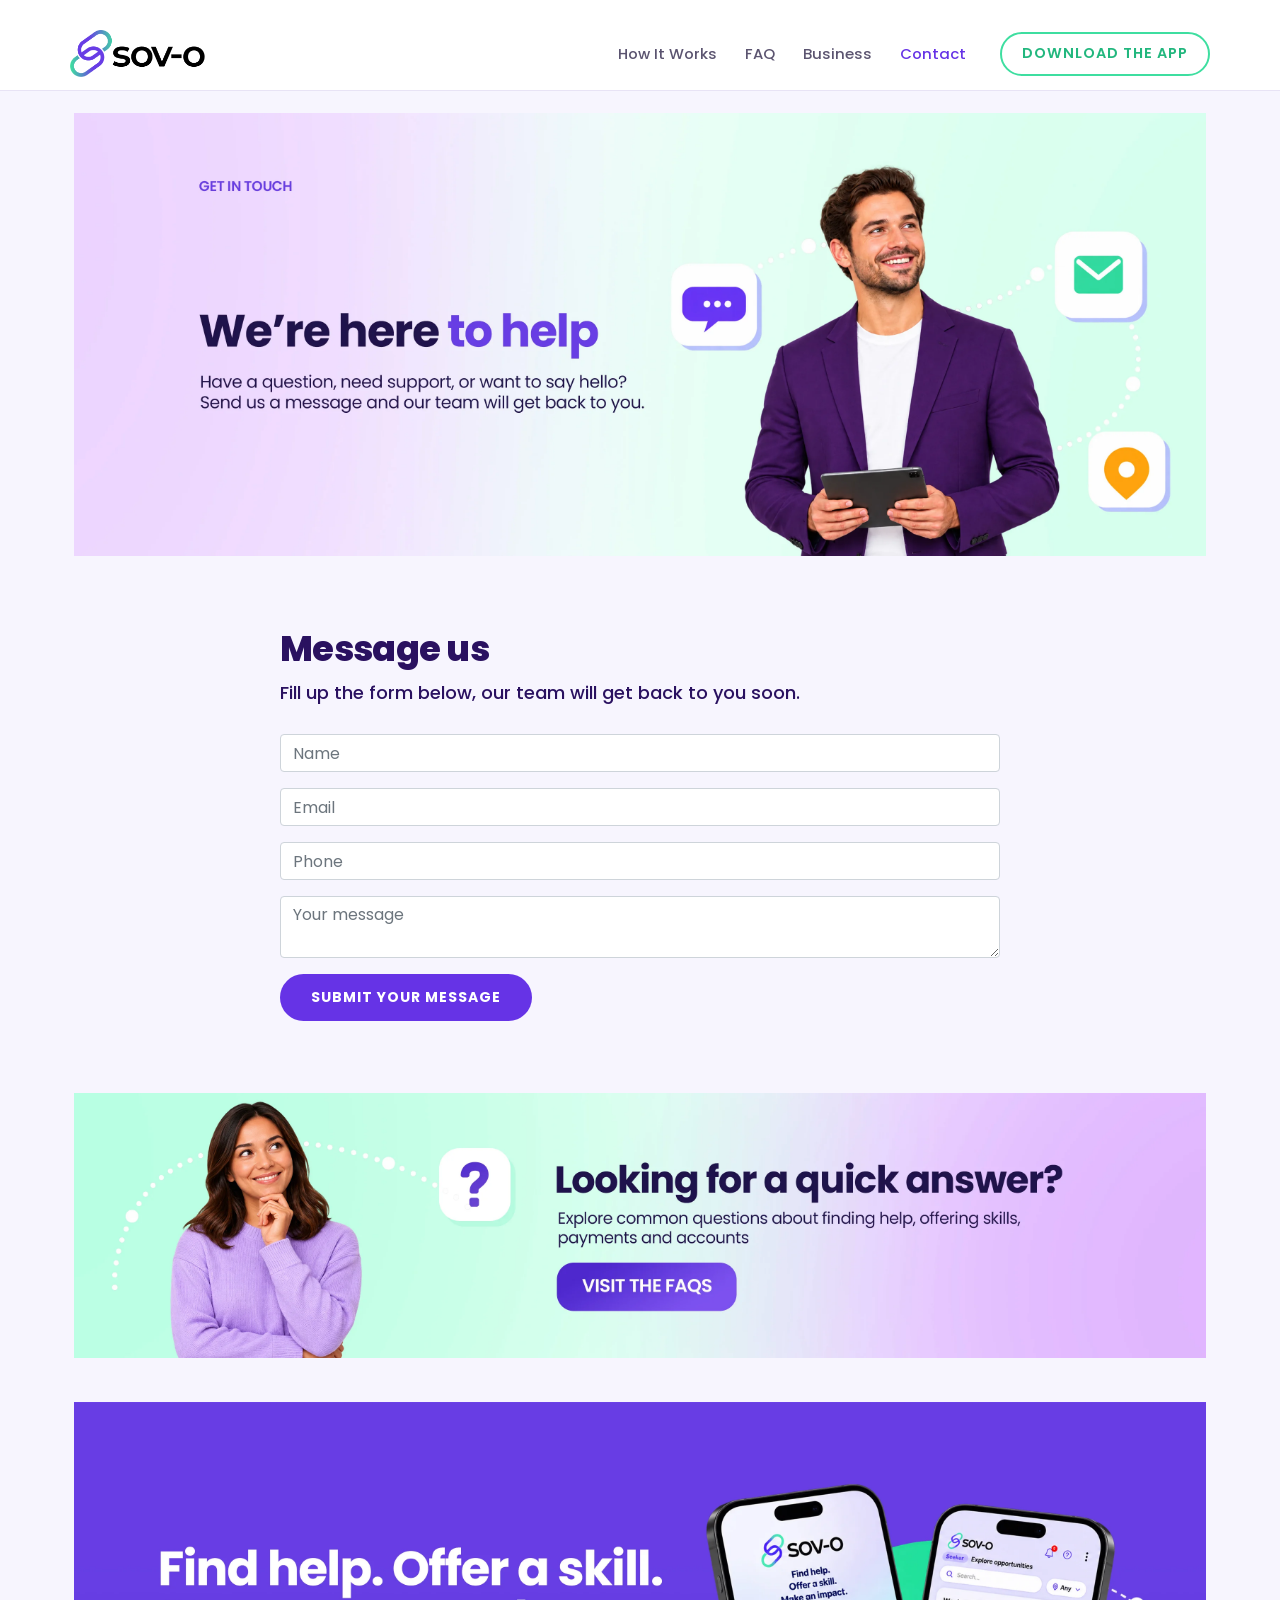
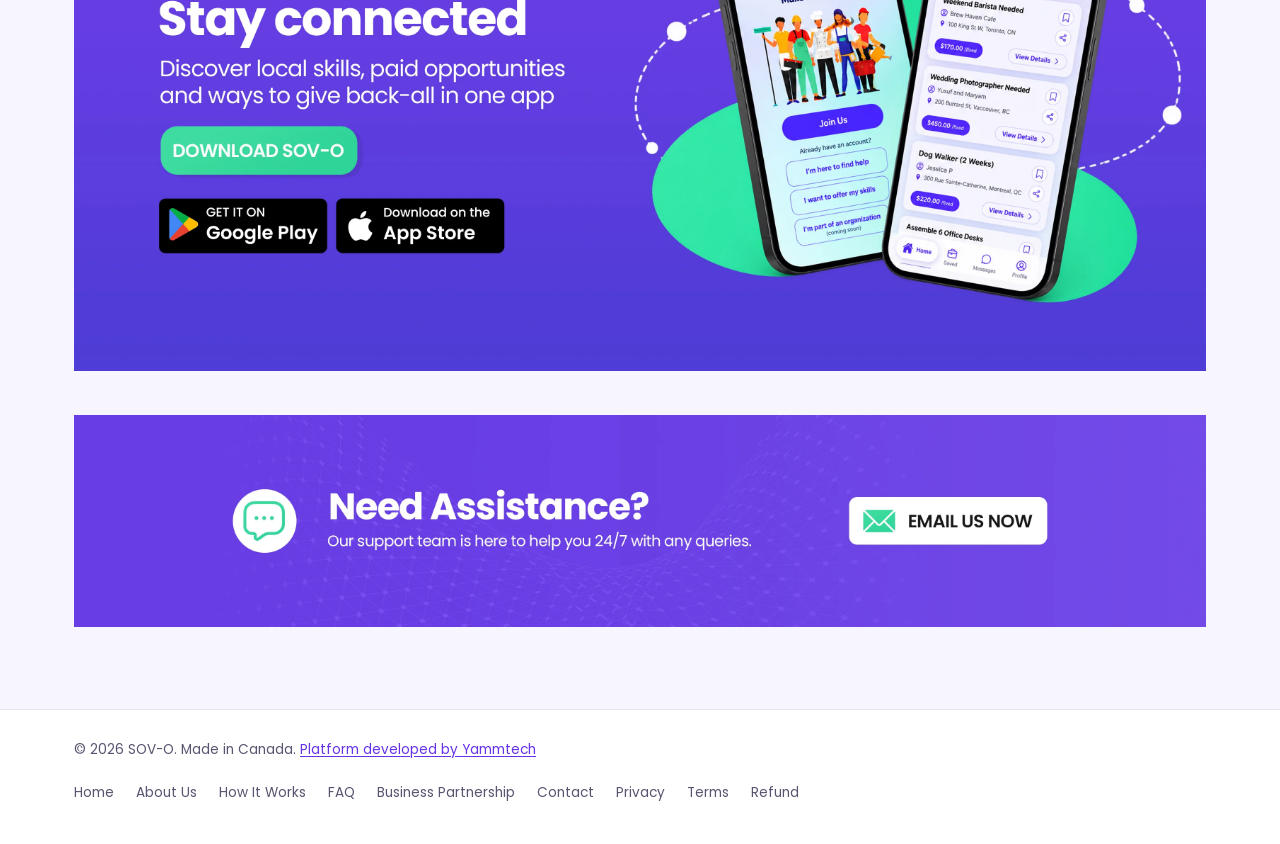
<file: contact.html>
<!DOCTYPE html>
<html lang="en">

<head>

    <!-- Google Tag Manager -->
<script>(function(w,d,s,l,i){w[l]=w[l]||[];w[l].push({'gtm.start':
new Date().getTime(),event:'gtm.js'});var f=d.getElementsByTagName(s)[0],
j=d.createElement(s),dl=l!='dataLayer'?'&l='+l:'';j.async=true;j.src=
'https://www.googletagmanager.com/gtm.js?id='+i+dl;f.parentNode.insertBefore(j,f);
})(window,document,'script','dataLayer','GTM-M95XX3C2');</script>
<!-- End Google Tag Manager -->

    <meta charset="UTF-8">
    <link rel="apple-touch-icon" sizes="180x180" href="/favicon/apple-touch-icon.png">
    <link rel="icon" type="image/png" sizes="32x32" href="/favicon/favicon-32x32.png">
    <link rel="icon" type="image/png" sizes="16x16" href="/favicon/favicon-16x16.png">
    <link rel="manifest" href="/favicon/site.webmanifest">
    <meta http-equiv="X-UA-Compatible" content="IE=edge">
    <meta name="viewport" content="width=device-width, initial-scale=1.0">
    <!-- Meta Description -->
    <meta name="description"
        content="Explore the best mobile apps designed to enhance your experience. Discover top features, seamless performance, and easy downloads for iOS & Android.">
    <title>SOV-O | Contact</title>
    <link rel="stylesheet" href="https://cdnjs.cloudflare.com/ajax/libs/font-awesome/6.0.0/css/all.min.css">
    <!-- icofont-css-link -->
    <link rel="stylesheet" href="css/icofont.min.css">
    <!-- Owl-Carosal-Style-link -->
    <link rel="stylesheet" href="css/owl.carousel.min.css">
    <!-- Bootstrap-Style-link -->
    <link rel="stylesheet" href="css/bootstrap.min.css">
    <!-- Aos-Style-link -->
    <link rel="stylesheet" href="css/aos.css">
    <!-- Coustome-Style-link -->
    <link rel="stylesheet" href="css/style.css?v=2">
    <!-- Responsive-Style-link -->
    <link rel="stylesheet" href="css/responsive.css?v=2">
    <link href="https://fonts.googleapis.com/css2?family=Poppins:wght@400;500;600;700;800;900&display=swap" rel="stylesheet">
    <!-- Brand override, must load last -->
    <link rel="stylesheet" href="css/brand.css?v=19">
    <!-- Favicon -->
    <link rel="shortcut icon" href="images/favicon.png" type="image/x-icon">
    <!-- webfont-->
    <link rel="preconnect" href="https://fonts.googleapis.com">
    <link rel="preconnect" href="https://fonts.gstatic.com" crossorigin>
    <link href="https://fonts.googleapis.com/css2?family=Plus+Jakarta+Sans:wght@200..800&display=swap" rel="stylesheet">
    
    <!-- Meta Pixel Code -->
<script>
!function(f,b,e,v,n,t,s)
{if(f.fbq)return;n=f.fbq=function(){n.callMethod?
n.callMethod.apply(n,arguments):n.queue.push(arguments)};
if(!f._fbq)f._fbq=n;n.push=n;n.loaded=!0;n.version='2.0';
n.queue=[];t=b.createElement(e);t.async=!0;
t.src=v;s=b.getElementsByTagName(e)[0];
s.parentNode.insertBefore(t,s)}(window, document,'script',
'https://connect.facebook.net/en_US/fbevents.js');
fbq('init', '1578152634001623');
fbq('track', 'PageView');
</script>
<noscript><img height="1" width="1" style="display:none"
src="https://www.facebook.com/tr?id=1578152634001623&ev=PageView&noscript=1"
/></noscript>
<!-- End Meta Pixel Code -->

</head>

<body>
<!-- Google Tag Manager (noscript) -->
<noscript><iframe src="https://www.googletagmanager.com/ns.html?id=GTM-M95XX3C2"
height="0" width="0" style="display:none;visibility:hidden"></iframe></noscript>
<!-- End Google Tag Manager (noscript) -->

    <div class="page_wrapper">

        <div id="preloader">
            <div id="loader"></div>
        </div>

        <header>
            <div class="container">
                <nav class="navbar navbar-expand-lg">
                    <a class="navbar-brand" href="index.html">
                        <img src="images/logo.png" alt="image">
                    </a>

                    <button class="navbar-toggler" type="button" data-toggle="collapse"
                        data-target="#navbarSupportedContent" aria-controls="navbarSupportedContent"
                        aria-expanded="false" aria-label="Toggle navigation">
                        <span class="navbar-toggler-icon">
                            <div class="toggle-wrap">
                                <span class="toggle-bar"></span>
                            </div>
                        </span>
                    </button>

                    <div class="collapse navbar-collapse" id="navbarSupportedContent">
                        <ul class="navbar-nav ml-auto">
                            <li class="nav-item">
                                <a class="nav-link" href="index.html#how">How It Works</a>
                            </li>
                            <li class="nav-item">
                                <a class="nav-link" href="faq.html">FAQ</a>
                            </li>
                            <li class="nav-item">
                                <a class="nav-link" href="business.html">Business</a>
                            </li>
                            <li class="nav-item">
                                <a class="nav-link active" href="contact.html">Contact</a>
                            </li>
                            <li class="nav-item">
                                <a class="btn puprple_btn" href="index.html#download">Download the App</a>
                            </li>
                        </ul>
                    </div>
                </nav>
            </div>
        </header>

        <!-- ==================== GET IN TOUCH ==================== -->
        <section class="cband">
            <div class="cwrap">
                <img src="images/contact/hero.webp"
                    alt="We're here to help. Have a question, need support or want to say hello? Send us a message and our team will get back to you.">
            </div>
        </section>

        <section class="row_am contact_page_section">
            <div class="container">
                <div class="contact_solo">
                    <div class="contact_form">
                        <div class="section_title">
                            <h3>Message us</h3>
                            <p>Fill up the form below, our team will get back to you soon.</p>
                        </div>
                        <form action="https://api.sov-o.com/api/v1/common/contact/submit" method="POST">
                            <div class="form-group">
                                <input type="text" name="name" placeholder="Name" class="form-control" required>
                            </div>
                            <div class="form-group">
                                <input type="email" name="email" placeholder="Email" class="form-control" required>
                            </div>
                            <div class="form-group">
                                <input type="text" name="phone" placeholder="Phone" class="form-control">
                            </div>
                            <div class="form-group">
                                <textarea class="form-control" name="message" placeholder="Your message"
                                    required></textarea>
                            </div>
                            <div class="form-group mb-0">
                                <button type="submit" class="btn puprple_btn">Submit your Message</button>
                            </div>
                        </form>
                    </div>
                </div>
            </div>
        </section>

        <!-- ==================== QUICK ANSWER ==================== -->
        <section class="cband">
            <div class="cwrap">
                <img src="images/contact/faq.webp"
                    alt="Looking for a quick answer? Explore common questions about finding help, offering skills, payments and accounts."
                    loading="lazy">
                <a class="chot" href="faq.html" aria-label="Visit the FAQs"
                    style="left:42.8%;top:64.3%;width:15.4%;height:17.6%"></a>
            </div>
        </section>

        <!-- ==================== DOWNLOAD ==================== -->
        <section class="cband" id="download">
            <div class="cwrap">
                <img src="images/contact/download.webp"
                    alt="Find help. Offer a skill. Stay connected. Discover local skills, paid opportunities and ways to give back, all in one app."
                    loading="lazy">
                <a class="chot js-store" href="https://apps.apple.com/app/id6746269655" target="_blank"
                    rel="noopener noreferrer" aria-label="Download SOV-O"
                    style="left:7.8%;top:57.2%;width:17.1%;height:8.0%"></a>
                <a class="chot" href="https://play.google.com/store/apps/details?id=com.sovo.example" target="_blank"
                    rel="noopener noreferrer" aria-label="Get it on Google Play"
                    style="left:7.8%;top:69.7%;width:14.2%;height:9.5%"></a>
                <a class="chot" href="https://apps.apple.com/app/id6746269655" target="_blank"
                    rel="noopener noreferrer" aria-label="Download on the App Store"
                    style="left:23.5%;top:69.7%;width:14.2%;height:9.5%"></a>
            </div>
        </section>

        <!-- ==================== NEED ASSISTANCE ==================== -->
        <section class="cband">
            <div class="cwrap">
                <img src="images/contact/assist.webp"
                    alt="Need assistance? Our support team is here to help you 24/7 with any queries." loading="lazy">
                <a class="chot" href="mailto:support@sov-o.com" aria-label="Email us now"
                    style="left:68.8%;top:38.7%;width:16.8%;height:22.2%"></a>
            </div>
        </section>

<footer class="foot">
            <div class="wrap foot-in">
                <span class="foot-credit">&copy; 2026 SOV-O. Made in Canada. <a href="https://yammtech.com/" target="_blank"
                        rel="noopener">Platform developed by Yammtech</a></span>
                <nav class="foot-links" aria-label="Footer">
                    <a href="index.html">Home</a>
                    <a href="about.html">About Us</a>
                    <a href="index.html#how">How It Works</a>
                    <a href="faq.html">FAQ</a>
                    <a href="business.html">Business Partnership</a>
                    <a href="contact.html">Contact</a>
                    <a href="privacy.html">Privacy</a>
                    <a href="terms.html">Terms</a>
                    <a href="refund.html">Refund</a>
                </nav>
            </div>
        </footer>
        <div class="go_top" id="Gotop">
            <span><i class="fas fa-arrow-up"></i></span>
        </div>

        <div class="purple_backdrop"></div>
    </div>

    <!-- Jquery-js-Link -->
    <script src="js/jquery.js"></script>
    <!-- owl-js-Link -->
    <script src="js/owl.carousel.min.js"></script>
    <!-- bootstrap-js-Link -->
    <script src="js/bootstrap.min.js"></script>
    <!-- aos-js-Link -->
    <script src="js/aos.js"></script>
    <!-- Typed Js Cdn -->
    <script src='js/typed.min.js'></script>
    <!-- main-js-Link -->
    <script src="js/main.js"></script>
    
    <!-- ✅ BAS YE DO SCRIPT ADD KIYE HAIN - URL HIDE KARNE KE LIYE -->
    <script src="js/config.js"></script>
    <script src="js/contact.js"></script>

    <!-- ❌ YEH SCRIPT HATAYA HAI (ab contact.js mein chala gaya) -->
    <!-- <script>
        document.addEventListener('DOMContentLoaded', function () {
            const form = document.querySelector('form');
            const successMessage = document.createElement('div');
            const errorMessage = document.createElement('div');
            successMessage.style.display = 'none';
            errorMessage.style.display = 'none';

            form.appendChild(successMessage);
            form.appendChild(errorMessage);

            form.addEventListener('submit', async function (event) {
                event.preventDefault();

                const name = form.querySelector('input[type="text"][placeholder="Name"]').value;
                const email = form.querySelector('input[type="email"][placeholder="Email"]').value;
                const phone = form.querySelector('input[type="text"][placeholder="Phone"]').value;
                const message = form.querySelector('textarea[placeholder="Your message"]').value;

                // Validate the form fields
                if (!name || !email || !phone || !message) {
                    errorMessage.style.display = 'block';
                    errorMessage.textContent = 'Please fill all fields and agree to the terms and conditions.';
                    return;
                }

                // Clear any previous messages
                successMessage.style.display = 'none';
                errorMessage.style.display = 'none';


                const formData = new FormData();
                formData.append('name', name);
                formData.append('email', email);
                formData.append('phone', phone);
                formData.append('message', message);

                try {
                    const response = await fetch('http://192.168.100.215:5000/api/v1/common/contact', {

                        method: 'POST',
                        body: formData,
                    });

                    const result = await response.json();

                    if (response.ok) {
                        // Show success message and reset form
                        successMessage.style.display = 'block';
                        successMessage.textContent = 'Your message has been sent successfully!';
                        form.reset();
                    } else {
                        // Show error message from the server
                        errorMessage.style.display = 'block';
                        errorMessage.textContent = result.message || 'Something went wrong. Please try again.';
                    }
                } catch (error) {
                    // Handle any errors that occur during the fetch
                    errorMessage.style.display = 'block';
                    errorMessage.textContent = 'An error occurred. Please try again later.';
                }
            });
        });
    </script> -->


    <script>
        /* the generic Download button goes to the right store for the device;
           the href is already the App Store so it works with JS off */
        (function () {
            if (!/android/i.test(navigator.userAgent)) return;
            var play = 'https://play.google.com/store/apps/details?id=com.sovo.example';
            document.querySelectorAll('.js-store').forEach(function (a) { a.href = play; });
        })();
    </script>
</body>

</html>
</file>
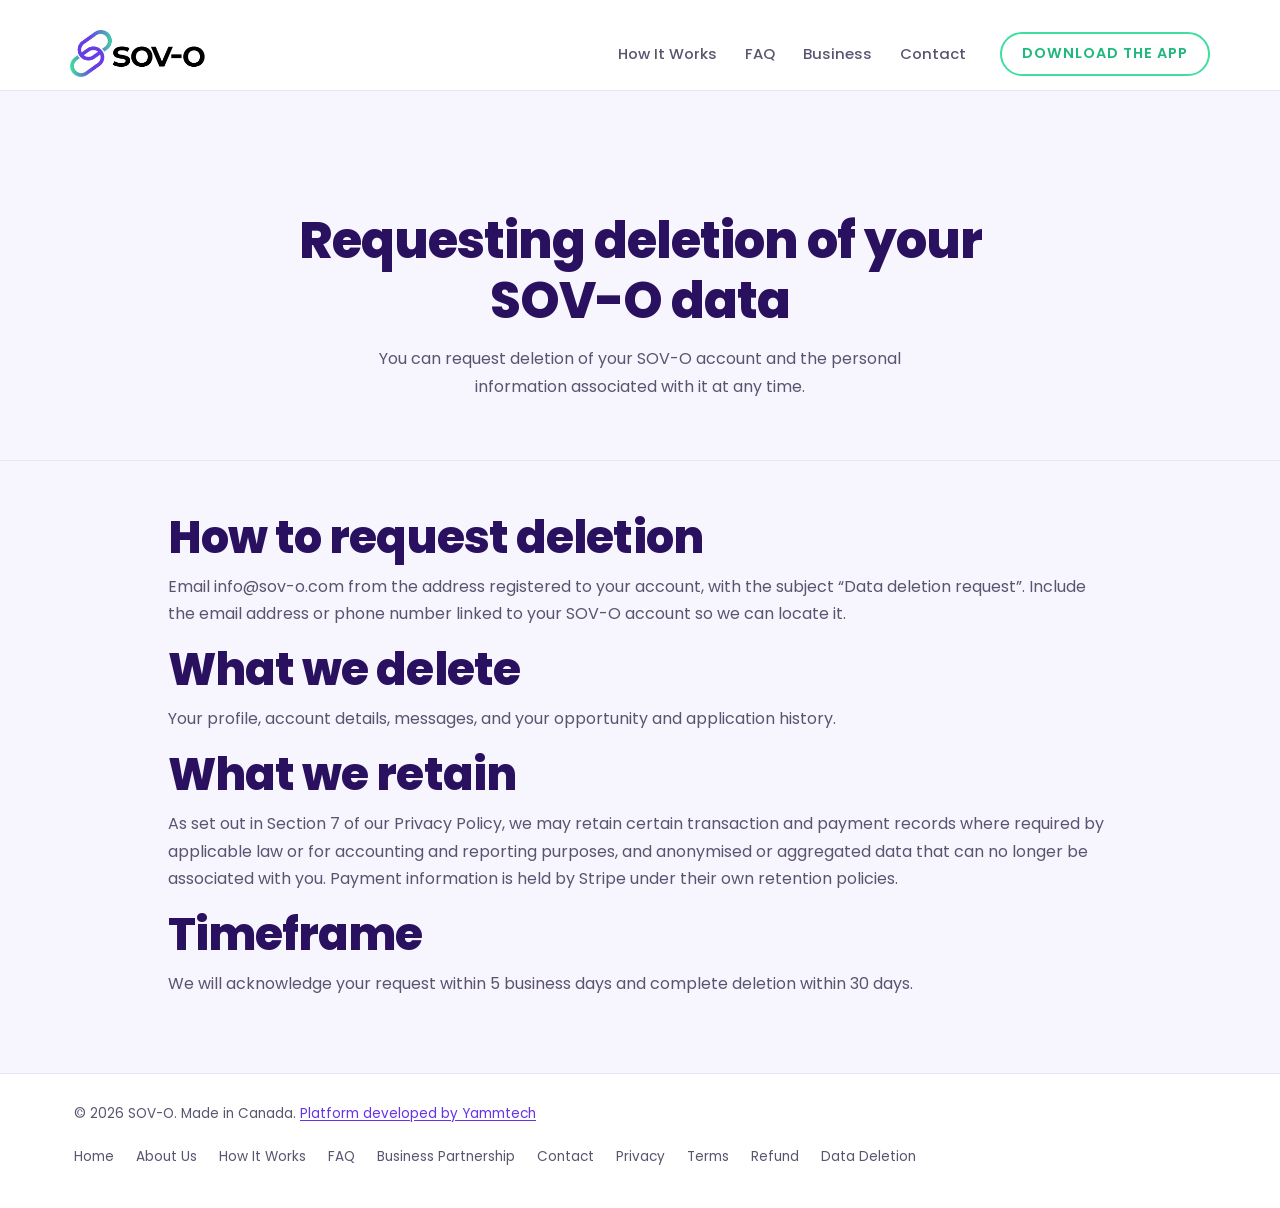
<file: data-deletion.html>
<!DOCTYPE html>
<html lang="en">

<head>

    <!-- Google Tag Manager -->
<script>(function(w,d,s,l,i){w[l]=w[l]||[];w[l].push({'gtm.start':
new Date().getTime(),event:'gtm.js'});var f=d.getElementsByTagName(s)[0],
j=d.createElement(s),dl=l!='dataLayer'?'&l='+l:'';j.async=true;j.src=
'https://www.googletagmanager.com/gtm.js?id='+i+dl;f.parentNode.insertBefore(j,f);
})(window,document,'script','dataLayer','GTM-M95XX3C2');</script>
<!-- End Google Tag Manager -->

    <meta charset="UTF-8">
    <link rel="apple-touch-icon" sizes="180x180" href="/favicon/apple-touch-icon.png">
    <link rel="icon" type="image/png" sizes="32x32" href="/favicon/favicon-32x32.png">
    <link rel="icon" type="image/png" sizes="16x16" href="/favicon/favicon-16x16.png">
    <link rel="manifest" href="/favicon/site.webmanifest">
    <meta http-equiv="X-UA-Compatible" content="IE=edge">
    <meta name="viewport" content="width=device-width, initial-scale=1.0">
    <!-- Meta Description -->
    <meta name="description"
        content="Explore the best mobile apps designed to enhance your experience. Discover top features, seamless performance, and easy downloads for iOS & Android.">
    <title>Data Deletion | SOV-O</title>
    <link rel="stylesheet" href="https://cdnjs.cloudflare.com/ajax/libs/font-awesome/6.0.0/css/all.min.css">
    <!-- icofont-css-link -->
    <link rel="stylesheet" href="css/icofont.min.css">
    <!-- Owl-Carosal-Style-link -->
    <link rel="stylesheet" href="css/owl.carousel.min.css">
    <!-- Bootstrap-Style-link -->
    <link rel="stylesheet" href="css/bootstrap.min.css">
    <!-- Aos-Style-link -->
    <link rel="stylesheet" href="css/aos.css">
    <!-- Coustome-Style-link -->
    <link rel="stylesheet" href="css/style.css?v=2">
    <!-- Responsive-Style-link -->
    <link rel="stylesheet" href="css/responsive.css?v=2">
    <link href="https://fonts.googleapis.com/css2?family=Poppins:wght@400;500;600;700;800;900&display=swap" rel="stylesheet">
    <!-- Brand override, must load last -->
    <link rel="stylesheet" href="css/brand.css?v=21">
    <!-- Favicon -->
    <link rel="shortcut icon" href="images/favicon.png" type="image/x-icon">
    <!-- webfont-->
    <link rel="preconnect" href="https://fonts.googleapis.com">
    <link rel="preconnect" href="https://fonts.gstatic.com" crossorigin>
    <link href="https://fonts.googleapis.com/css2?family=Plus+Jakarta+Sans:wght@200..800&display=swap" rel="stylesheet">
    
    <!-- Meta Pixel Code -->
<script>
!function(f,b,e,v,n,t,s)
{if(f.fbq)return;n=f.fbq=function(){n.callMethod?
n.callMethod.apply(n,arguments):n.queue.push(arguments)};
if(!f._fbq)f._fbq=n;n.push=n;n.loaded=!0;n.version='2.0';
n.queue=[];t=b.createElement(e);t.async=!0;
t.src=v;s=b.getElementsByTagName(e)[0];
s.parentNode.insertBefore(t,s)}(window, document,'script',
'https://connect.facebook.net/en_US/fbevents.js');
fbq('init', '1578152634001623');
fbq('track', 'PageView');
</script>
<noscript><img height="1" width="1" style="display:none"
src="https://www.facebook.com/tr?id=1578152634001623&ev=PageView&noscript=1"
/></noscript>
<!-- End Meta Pixel Code -->
    
</head>

<body>
<!-- Google Tag Manager (noscript) -->
<noscript><iframe src="https://www.googletagmanager.com/ns.html?id=GTM-M95XX3C2"
height="0" width="0" style="display:none;visibility:hidden"></iframe></noscript>
<!-- End Google Tag Manager (noscript) -->

    <div class="page_wrapper">

        <div id="preloader">
            <div id="loader"></div>
        </div>

        <header>
            <div class="container">
                <nav class="navbar navbar-expand-lg">
                    <a class="navbar-brand" href="index.html">
                        <img src="images/logo.png" alt="image">
                    </a>

                    <button class="navbar-toggler" type="button" data-toggle="collapse"
                        data-target="#navbarSupportedContent" aria-controls="navbarSupportedContent"
                        aria-expanded="false" aria-label="Toggle navigation">
                        <span class="navbar-toggler-icon">
                            <div class="toggle-wrap">
                                <span class="toggle-bar"></span>
                            </div>
                        </span>
                    </button>

                    <div class="collapse navbar-collapse" id="navbarSupportedContent">
                        <ul class="navbar-nav ml-auto">
                            <li class="nav-item">
                                <a class="nav-link" href="index.html#how">How It Works</a>
                            </li>
                            <li class="nav-item">
                                <a class="nav-link" href="faq.html">FAQ</a>
                            </li>
                            <li class="nav-item">
                                <a class="nav-link" href="business.html">Business</a>
                            </li>
                            <li class="nav-item">
                                <a class="nav-link" href="contact.html">Contact</a>
                            </li>
                            <li class="nav-item">
                                <a class="btn puprple_btn" href="index.html#download">Download the App</a>
                            </li>
                        </ul>
                    </div>
                </nav>
            </div>
        </header>

        <div class="bred_crumb">
            <div class="container">
                <div class="bred_text">
                    <h1>Requesting deletion of your SOV-O data</h1>
                    <p>You can request deletion of your SOV-O account and the personal information associated with it
                        at any time.</p>
                </div>
            </div>
        </div>

        <div class="container">
            <div class="row justify-content-center">
                <div class="col-md-10">
                    <div class="privacy-content">

                        <h2>How to request deletion</h2>
                        <p>Email <a href="mailto:info@sov-o.com?subject=Data%20deletion%20request">info@sov-o.com</a>
                            from the address registered to your account, with the subject
                            &ldquo;Data deletion request&rdquo;. Include the email address or phone number linked to
                            your SOV-O account so we can locate it.</p>

                        <h2>What we delete</h2>
                        <p>Your profile, account details, messages, and your opportunity and application history.</p>

                        <h2>What we retain</h2>
                        <p>As set out in Section 7 of our <a href="privacy.html">Privacy Policy</a>, we may retain
                            certain transaction and payment records where required by applicable law or for accounting
                            and reporting purposes, and anonymised or aggregated data that can no longer be associated
                            with you. Payment information is held by Stripe under their own retention policies.</p>

                        <h2>Timeframe</h2>
                        <p>We will acknowledge your request within 5 business days and complete deletion within
                            30 days.</p>

                    </div>
                </div>
            </div>
        </div>

        <footer class="foot">
            <div class="wrap foot-in">
                <span class="foot-credit">&copy; 2026 SOV-O. Made in Canada. <a href="https://yammtech.com/" target="_blank"
                        rel="noopener">Platform developed by Yammtech</a></span>
                <nav class="foot-links" aria-label="Footer">
                    <a href="index.html">Home</a>
                    <a href="about.html">About Us</a>
                    <a href="index.html#how">How It Works</a>
                    <a href="faq.html">FAQ</a>
                    <a href="business.html">Business Partnership</a>
                    <a href="contact.html">Contact</a>
                    <a href="privacy.html">Privacy</a>
                    <a href="terms.html">Terms</a>
                    <a href="refund.html">Refund</a>
                    <a href="data-deletion.html">Data Deletion</a>
                </nav>
            </div>
        </footer>

        <div class="go_top" id="Gotop">
            <span><i class="fas fa-arrow-up"></i></span>
        </div>

        <div class="purple_backdrop"></div>
    </div>

    <!-- Jquery-js-Link -->
    <script src="js/jquery.js"></script>
    <!-- owl-js-Link -->
    <script src="js/owl.carousel.min.js"></script>
    <!-- bootstrap-js-Link -->
    <script src="js/bootstrap.min.js"></script>
    <!-- aos-js-Link -->
    <script src="js/aos.js"></script>
    <!-- Typed Js Cdn -->
    <script src='js/typed.min.js'></script>
    <!-- main-js-Link -->
    <script src="js/main.js"></script>

</body>

</html>
</file>
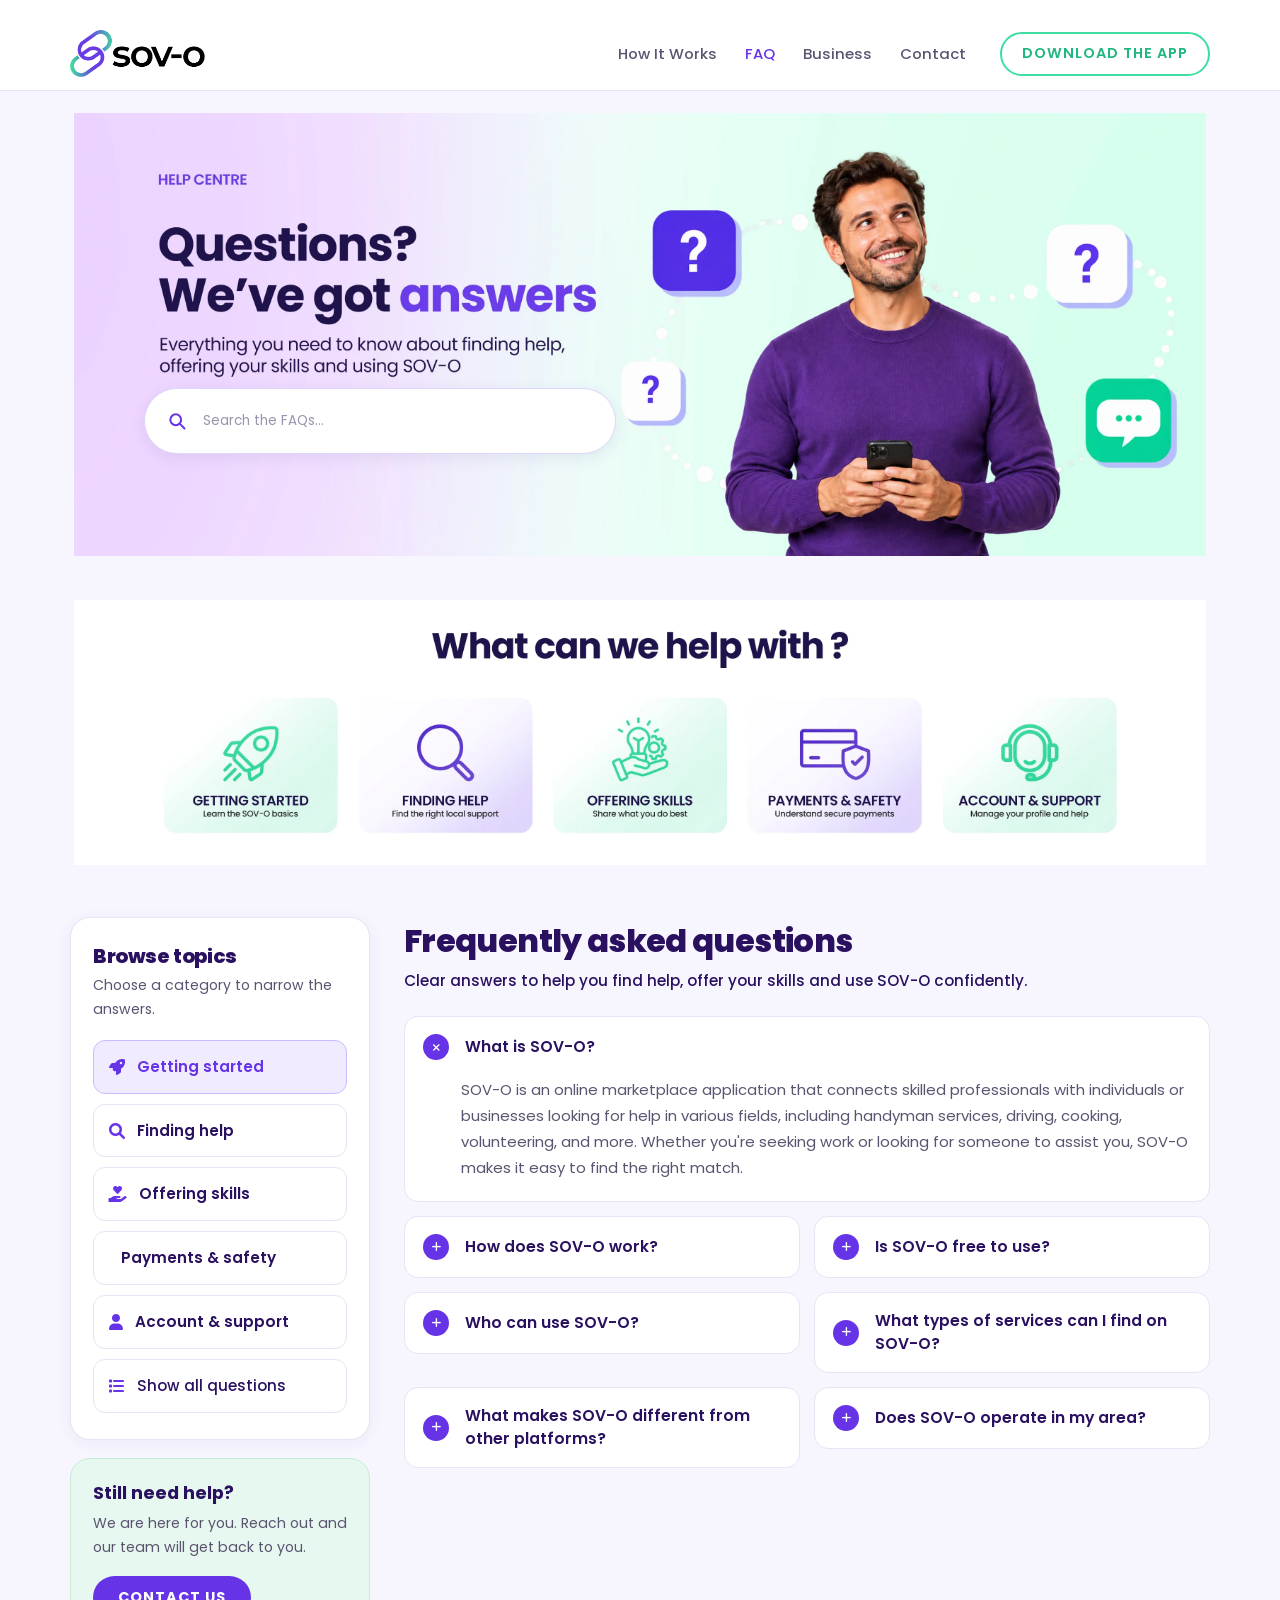
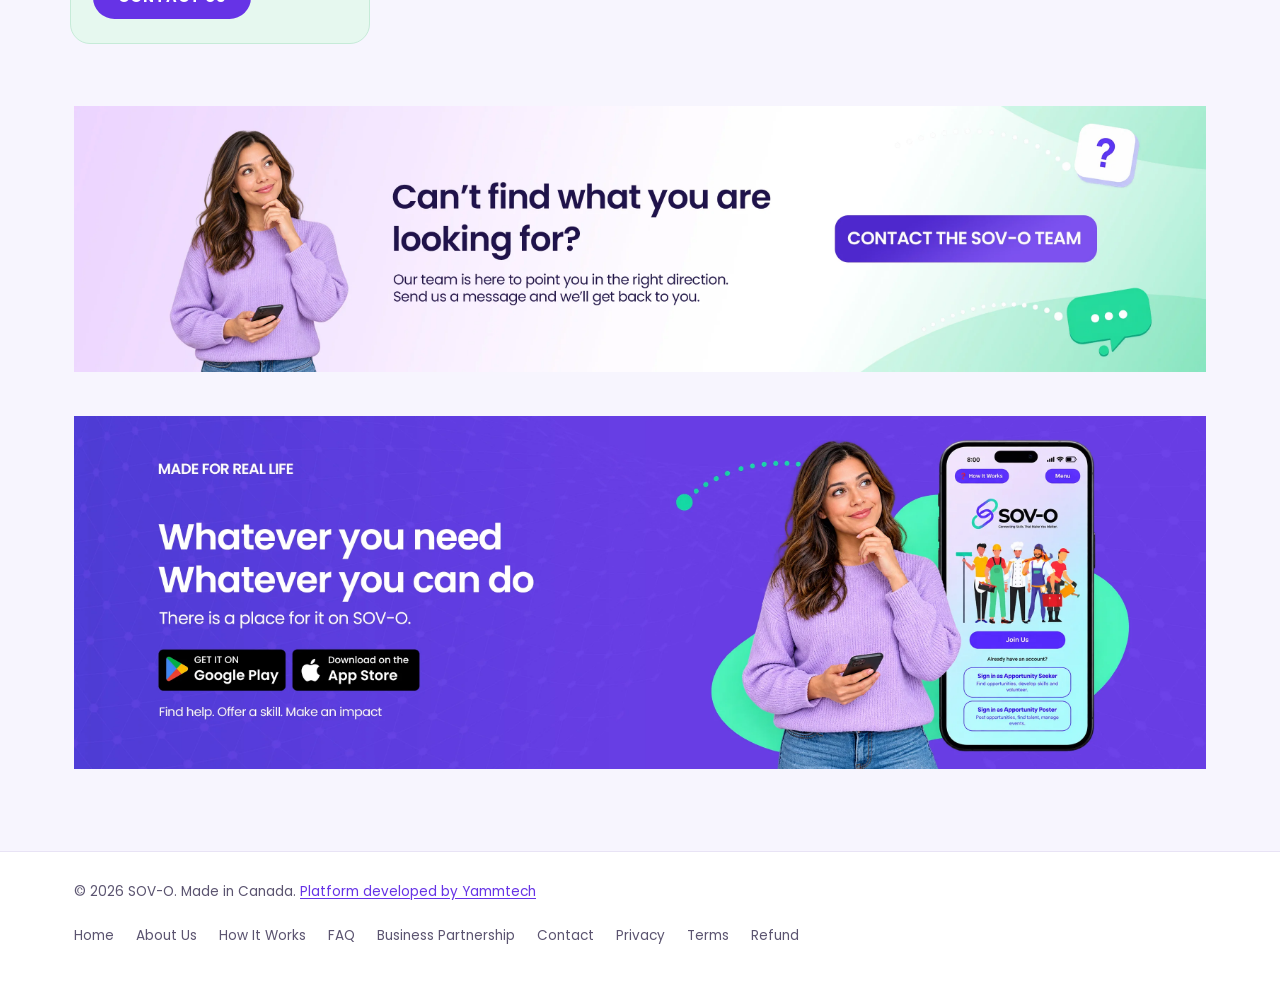
<file: faq.html>
<!DOCTYPE html>
<html lang="en">

<head>

    <!-- Google Tag Manager -->
<script>(function(w,d,s,l,i){w[l]=w[l]||[];w[l].push({'gtm.start':
new Date().getTime(),event:'gtm.js'});var f=d.getElementsByTagName(s)[0],
j=d.createElement(s),dl=l!='dataLayer'?'&l='+l:'';j.async=true;j.src=
'https://www.googletagmanager.com/gtm.js?id='+i+dl;f.parentNode.insertBefore(j,f);
})(window,document,'script','dataLayer','GTM-M95XX3C2');</script>
<!-- End Google Tag Manager -->

    <meta charset="UTF-8">
    <link rel="apple-touch-icon" sizes="180x180" href="/favicon/apple-touch-icon.png">
    <link rel="icon" type="image/png" sizes="32x32" href="/favicon/favicon-32x32.png">
    <link rel="icon" type="image/png" sizes="16x16" href="/favicon/favicon-16x16.png">
    <link rel="manifest" href="/favicon/site.webmanifest">
    <meta http-equiv="X-UA-Compatible" content="IE=edge">
    <meta name="viewport" content="width=device-width, initial-scale=1.0">
    <!-- Meta Description -->
    <meta name="description"
        content="Explore the best mobile apps designed to enhance your experience. Discover top features, seamless performance, and easy downloads for iOS & Android.">
    <title>SOV-O | Contact</title>
    <link rel="stylesheet" href="https://cdnjs.cloudflare.com/ajax/libs/font-awesome/6.0.0/css/all.min.css">
    <!-- icofont-css-link -->
    <link rel="stylesheet" href="css/icofont.min.css">
    <!-- Owl-Carosal-Style-link -->
    <link rel="stylesheet" href="css/owl.carousel.min.css">
    <!-- Bootstrap-Style-link -->
    <link rel="stylesheet" href="css/bootstrap.min.css">
    <!-- Aos-Style-link -->
    <link rel="stylesheet" href="css/aos.css">
    <!-- Coustome-Style-link -->
    <link rel="stylesheet" href="css/style.css?v=2">
    <!-- Responsive-Style-link -->
    <link rel="stylesheet" href="css/responsive.css?v=2">
    <link href="https://fonts.googleapis.com/css2?family=Poppins:wght@400;500;600;700;800;900&display=swap" rel="stylesheet">
    <!-- Brand override, must load last -->
    <link rel="stylesheet" href="css/brand.css?v=19">
    <!-- Favicon -->
    <link rel="shortcut icon" href="images/favicon.png" type="image/x-icon">
    <!-- webfont-->
    <link rel="preconnect" href="https://fonts.googleapis.com">
    <link rel="preconnect" href="https://fonts.gstatic.com" crossorigin>
    <link href="https://fonts.googleapis.com/css2?family=Plus+Jakarta+Sans:wght@200..800&display=swap" rel="stylesheet">
    
    <!-- Meta Pixel Code -->
<script>
!function(f,b,e,v,n,t,s)
{if(f.fbq)return;n=f.fbq=function(){n.callMethod?
n.callMethod.apply(n,arguments):n.queue.push(arguments)};
if(!f._fbq)f._fbq=n;n.push=n;n.loaded=!0;n.version='2.0';
n.queue=[];t=b.createElement(e);t.async=!0;
t.src=v;s=b.getElementsByTagName(e)[0];
s.parentNode.insertBefore(t,s)}(window, document,'script',
'https://connect.facebook.net/en_US/fbevents.js');
fbq('init', '1578152634001623');
fbq('track', 'PageView');
</script>
<noscript><img height="1" width="1" style="display:none"
src="https://www.facebook.com/tr?id=1578152634001623&ev=PageView&noscript=1"
/></noscript>
<!-- End Meta Pixel Code -->

</head>

<body>
<!-- Google Tag Manager (noscript) -->
<noscript><iframe src="https://www.googletagmanager.com/ns.html?id=GTM-M95XX3C2"
height="0" width="0" style="display:none;visibility:hidden"></iframe></noscript>
<!-- End Google Tag Manager (noscript) -->

    <div class="page_wrapper">

        <div id="preloader">
            <div id="loader"></div>
        </div>

        <header>
            <div class="container">
                <nav class="navbar navbar-expand-lg">
                    <a class="navbar-brand" href="index.html">
                        <img src="images/logo.png" alt="image">
                    </a>

                    <button class="navbar-toggler" type="button" data-toggle="collapse"
                        data-target="#navbarSupportedContent" aria-controls="navbarSupportedContent"
                        aria-expanded="false" aria-label="Toggle navigation">
                        <span class="navbar-toggler-icon">
                            <div class="toggle-wrap">
                                <span class="toggle-bar"></span>
                            </div>
                        </span>
                    </button>

                    <div class="collapse navbar-collapse" id="navbarSupportedContent">
                        <ul class="navbar-nav ml-auto">
                            <li class="nav-item">
                                <a class="nav-link" href="index.html#how">How It Works</a>
                            </li>
                            <li class="nav-item">
                                <a class="nav-link active" href="faq.html">FAQ</a>
                            </li>
                            <li class="nav-item">
                                <a class="nav-link" href="business.html">Business</a>
                            </li>
                            <li class="nav-item">
                                <a class="nav-link" href="contact.html">Contact</a>
                            </li>
                            <li class="nav-item">
                                <a class="btn puprple_btn" href="index.html#download">Download the App</a>
                            </li>
                        </ul>
                    </div>
                </nav>
            </div>
        </header>

        <!-- ==================== HELP CENTRE HERO ==================== -->
        <section class="cband">
            <div class="cwrap">
                <img src="images/faq/hero.webp"
                    alt="Questions? We have got answers. Everything you need to know about finding help, offering your skills and using SOV-O.">
                <label class="fq-search" for="faqSearch">
                    <span class="sr-only">Search the FAQs</span>
                    <input id="faqSearch" type="search" placeholder="Search the FAQs..." autocomplete="off"
                        role="combobox" aria-expanded="false" aria-controls="faqSuggest" aria-autocomplete="list">
                    <div class="fq-suggest" id="faqSuggest" role="listbox" hidden></div>
                </label>
            </div>
        </section>

        <!-- ==================== CATEGORY SHORTCUTS ==================== -->
        <section class="cband">
            <div class="cwrap">
                <img src="images/faq/topics.webp"
                    alt="What can we help with? Getting started, finding help, offering skills, payments and safety, account and support."
                    loading="lazy">
                <a class="chot" href="#faqs" data-cat="getting-started" aria-label="Getting started"
                    style="left:8.0%;top:50.1%;width:15.3%;height:37.9%"></a>
                <a class="chot" href="#faqs" data-cat="finding-help" aria-label="Finding help"
                    style="left:25.2%;top:50.1%;width:15.3%;height:37.9%"></a>
                <a class="chot" href="#faqs" data-cat="offering-skills" aria-label="Offering skills"
                    style="left:42.4%;top:50.1%;width:15.3%;height:37.9%"></a>
                <a class="chot" href="#faqs" data-cat="payments-safety" aria-label="Payments and safety"
                    style="left:59.5%;top:50.1%;width:15.3%;height:37.9%"></a>
                <a class="chot" href="#faqs" data-cat="account-support" aria-label="Account and support"
                    style="left:76.8%;top:50.1%;width:15.3%;height:37.9%"></a>
            </div>
        </section>

        <!-- ==================== QUESTIONS ==================== -->
        <section class="row_am fq_section" id="faqs">
            <div class="container">
                <div class="fq_split">

                    <aside class="fq_side">
                        <div class="fq_topics">
                            <h3>Browse topics</h3>
                            <p>Choose a category to narrow the answers.</p>
                            <button class="ft-item is-active" type="button" data-cat="getting-started">
                                <i class="fas fa-rocket" aria-hidden="true"></i> Getting started
                            </button>
                            <button class="ft-item" type="button" data-cat="finding-help">
                                <i class="fas fa-magnifying-glass" aria-hidden="true"></i> Finding help
                            </button>
                            <button class="ft-item" type="button" data-cat="offering-skills">
                                <i class="fas fa-hand-holding-heart" aria-hidden="true"></i> Offering skills
                            </button>
                            <button class="ft-item" type="button" data-cat="payments-safety">
                                <i class="fas fa-shield-halved" aria-hidden="true"></i> Payments &amp; safety
                            </button>
                            <button class="ft-item" type="button" data-cat="account-support">
                                <i class="fas fa-user" aria-hidden="true"></i> Account &amp; support
                            </button>
                            <button class="ft-item ft-all" type="button" data-cat="all">
                                <i class="fas fa-list" aria-hidden="true"></i> Show all questions
                            </button>
                        </div>
                        <div class="fq_help">
                            <h4>Still need help?</h4>
                            <p>We are here for you. Reach out and our team will get back to you.</p>
                            <a class="btn puprple_btn" href="contact.html">Contact us</a>
                        </div>
                    </aside>

                    <div class="fq_main">
                        <div class="section_title">
                            <h2>Frequently asked questions</h2>
                            <p>Clear answers to help you find help, offer your skills and use SOV-O confidently.</p>
                        </div>
                        <p class="fq_count" role="status" aria-live="polite" hidden></p>
                        <p class="fq_empty" hidden>No questions match that search. Try a different word, or
                            <a href="contact.html">contact our team</a>.</p>
                        <div class="fq_list">
                            <div class="fq" id="q1" data-cat="getting-started">
                                <button class="fq-q" type="button" aria-expanded="false">
                                    <span>What is SOV-O?</span><i class="fas fa-plus" aria-hidden="true"></i>
                                </button>
                                <div class="fq-a"><p>SOV-O is an online marketplace application that connects skilled professionals with individuals or businesses looking for help in various fields, including handyman services, driving, cooking, volunteering, and more. Whether you&#x27;re seeking work or looking for someone to assist you, SOV-O makes it easy to find the right match.</p></div>
                            </div>
                            <div class="fq" id="q2" data-cat="getting-started">
                                <button class="fq-q" type="button" aria-expanded="false">
                                    <span>How does SOV-O work?</span><i class="fas fa-plus" aria-hidden="true"></i>
                                </button>
                                <div class="fq-a"><p>SOV-O operates as a two-sided platform:</p><ul><li>For Opportunity Posters: Post your Opportunities (e.g., handyman, driver, chef) and browse profiles of available professionals. Once you find a match, you can hire them directly through the platform.</li><li>For Opportunity Seekers: Create a profile showcasing your skills and availability. Browse opportunities posted by clients and apply to the ones that suit you.</li></ul></div>
                            </div>
                            <div class="fq" id="q3" data-cat="getting-started">
                                <button class="fq-q" type="button" aria-expanded="false">
                                    <span>Is SOV-O free to use?</span><i class="fas fa-plus" aria-hidden="true"></i>
                                </button>
                                <div class="fq-a"><p>Yes, creating an account on SOV-O is free. However, there may be fees for certain premium features or services, such as featured listings for clients or advanced search filters for professionals. All fees will be clearly outlined before you proceed.</p></div>
                            </div>
                            <div class="fq" id="q4" data-cat="getting-started">
                                <button class="fq-q" type="button" aria-expanded="false">
                                    <span>Who can use SOV-O?</span><i class="fas fa-plus" aria-hidden="true"></i>
                                </button>
                                <div class="fq-a"><p>Anyone can use SOV-O! Whether you&#x27;re a skilled professional, a volunteer looking for opportunities or a client in need of assistance, SOV-O caters to both individuals and businesses across various industries.</p></div>
                            </div>
                            <div class="fq" id="q5" data-cat="getting-started">
                                <button class="fq-q" type="button" aria-expanded="false">
                                    <span>What types of services can I find on SOV-O?</span><i class="fas fa-plus" aria-hidden="true"></i>
                                </button>
                                <div class="fq-a"><p>SOV-O covers a wide range of manually demanding services and volunteering opportunities, including but not limited to:</p><ul><li>Handyman services</li><li>Driving jobs</li><li>Cooking/Chef roles</li><li>Event staffing</li><li>Cleaning services</li><li>Landscaping</li><li>Delivery services</li><li>Volunteering opportunities</li><li>Language/Instrument Instructors</li><li>Glass worker</li><li>Welders</li><li>Baristas</li></ul></div>
                            </div>
                            <div class="fq" id="q6" data-cat="getting-started">
                                <button class="fq-q" type="button" aria-expanded="false">
                                    <span>What makes SOV-O different from other platforms?</span><i class="fas fa-plus" aria-hidden="true"></i>
                                </button>
                                <div class="fq-a"><p>Unlike other platforms, SOV-O focuses specifically on manually demanding services and volunteering opportunities. Our user-friendly interface, robust filtering options, and emphasis on local connections make us stand out.</p></div>
                            </div>
                            <div class="fq" id="q7" data-cat="getting-started">
                                <button class="fq-q" type="button" aria-expanded="false">
                                    <span>Does SOV-O operate in my area?</span><i class="fas fa-plus" aria-hidden="true"></i>
                                </button>
                                <div class="fq-a"><p>SOV-O is expanding rapidly and aims to cover as many regions as possible. To check availability, enter your location during signup or browse opportunities in your area.</p></div>
                            </div>
                            <div class="fq" id="q8" data-cat="finding-help">
                                <button class="fq-q" type="button" aria-expanded="false">
                                    <span>How do I post an Opportunity on SOV-O?</span><i class="fas fa-plus" aria-hidden="true"></i>
                                </button>
                                <div class="fq-a"><p>To post a request:</p><ol><li>Sign up or log in to your account.</li><li>Describe the opportunity, including the approx. pay and time.</li><li>Submit your request, and professionals will start applying.</li></ol></div>
                            </div>
                            <div class="fq" id="q9" data-cat="finding-help">
                                <button class="fq-q" type="button" aria-expanded="false">
                                    <span>Can I hire someone for a one-time task?</span><i class="fas fa-plus" aria-hidden="true"></i>
                                </button>
                                <div class="fq-a"><p>Absolutely! Whether you need someone for a one-time task or ongoing work, you can specify this when posting your opportunity.</p></div>
                            </div>
                            <div class="fq" id="q10" data-cat="finding-help">
                                <button class="fq-q" type="button" aria-expanded="false">
                                    <span>Can I hire multiple professionals for the same task?</span><i class="fas fa-plus" aria-hidden="true"></i>
                                </button>
                                <div class="fq-a"><p>Yes! You can hire multiple professionals if your project requires different skill sets or additional hands. Simply post as many opportunities as you like or specify your needs in the description.</p></div>
                            </div>
                            <div class="fq" id="q11" data-cat="finding-help">
                                <button class="fq-q" type="button" aria-expanded="false">
                                    <span>Can I negotiate rates with professionals?</span><i class="fas fa-plus" aria-hidden="true"></i>
                                </button>
                                <div class="fq-a"><p>Yes! Rates are negotiable between you and the professional. Discuss terms openly before finalizing the agreement.</p></div>
                            </div>
                            <div class="fq" id="q12" data-cat="finding-help">
                                <button class="fq-q" type="button" aria-expanded="false">
                                    <span>How long does it take to get a response after posting a request?</span><i class="fas fa-plus" aria-hidden="true"></i>
                                </button>
                                <div class="fq-a"><p>Responses vary depending on the demand and location. Most requests receive responses within 24–48 hours. For urgent needs, consider marking your request as &quot;Urgent&quot; to prioritize it.</p></div>
                            </div>
                            <div class="fq" id="q13" data-cat="finding-help">
                                <button class="fq-q" type="button" aria-expanded="false">
                                    <span>What if the professional doesn’t meet my expectations?</span><i class="fas fa-plus" aria-hidden="true"></i>
                                </button>
                                <div class="fq-a"><p>If you’re unsatisfied with the service, you can leave feedback on the professional’s profile. Additionally, we recommend discussing your concerns directly with the professional to resolve any issues. If necessary, you can report the issue to our support team for further assistance for a potential refund once we hear the feedback from both the sides.</p></div>
                            </div>
                            <div class="fq" id="q14" data-cat="finding-help">
                                <button class="fq-q" type="button" aria-expanded="false">
                                    <span>How does SOV-O benefit small businesses?</span><i class="fas fa-plus" aria-hidden="true"></i>
                                </button>
                                <div class="fq-a"><p>SOV-O helps small businesses save time and resources by connecting them with reliable professionals for specific tasks. Whether you need a part-time chef or a handyman for repairs, SOV-O ensures quality matches tailored to your needs.</p></div>
                            </div>
                            <div class="fq" id="q15" data-cat="offering-skills">
                                <button class="fq-q" type="button" aria-expanded="false">
                                    <span>How do I create a profile on SOV-O?</span><i class="fas fa-plus" aria-hidden="true"></i>
                                </button>
                                <div class="fq-a"><p>To create a profile:</p><ol><li>Sign up or log in to your account.</li><li>Fill out your profile details, including your skills, experience, availability, and contact information.</li><li>Upload any relevant certifications or photos to enhance your profile.</li></ol></div>
                            </div>
                            <div class="fq" id="q16" data-cat="offering-skills">
                                <button class="fq-q" type="button" aria-expanded="false">
                                    <span>Can I offer multiple services on my profile?</span><i class="fas fa-plus" aria-hidden="true"></i>
                                </button>
                                <div class="fq-a"><p>Yes! You can list all the services you’re qualified to provide. For example, if you’re a handyman who also offers cleaning services, you can include both in your profile.</p></div>
                            </div>
                            <div class="fq" id="q17" data-cat="offering-skills">
                                <button class="fq-q" type="button" aria-expanded="false">
                                    <span>How do I find work on SOV-O?</span><i class="fas fa-plus" aria-hidden="true"></i>
                                </button>
                                <div class="fq-a"><p>Once your profile is complete, you can browse available opportunities by filtering based on location, type of work, and other preferences. You can also set up alerts to receive notifications when new opportunities match your skills.</p></div>
                            </div>
                            <div class="fq" id="q18" data-cat="offering-skills">
                                <button class="fq-q" type="button" aria-expanded="false">
                                    <span>How much can I earn on SOV-O?</span><i class="fas fa-plus" aria-hidden="true"></i>
                                </button>
                                <div class="fq-a"><p>Earnings depend on the type of work, location, and your experience level. Rates are typically negotiated directly between you and the client.</p></div>
                            </div>
                            <div class="fq" id="q19" data-cat="offering-skills">
                                <button class="fq-q" type="button" aria-expanded="false">
                                    <span>Can I volunteer through SOV-O?</span><i class="fas fa-plus" aria-hidden="true"></i>
                                </button>
                                <div class="fq-a"><p>Yes! SOV-O supports volunteering opportunities. You can filter for unpaid or community-based projects when browsing opportunities.</p></div>
                            </div>
                            <div class="fq" id="q20" data-cat="offering-skills">
                                <button class="fq-q" type="button" aria-expanded="false">
                                    <span>How can I optimize my profile to get more clients?</span><i class="fas fa-plus" aria-hidden="true"></i>
                                </button>
                                <div class="fq-a"><p>To increase your visibility:</p><ul><li>Use clear and descriptive titles for your skills.</li><li>Add high-quality photos showcasing your work.</li><li>Collect positive reviews from past clients.</li><li>Keep your availability updated regularly.</li></ul></div>
                            </div>
                            <div class="fq" id="q21" data-cat="offering-skills">
                                <button class="fq-q" type="button" aria-expanded="false">
                                    <span>Do I need certifications or qualifications to join SOV-O?</span><i class="fas fa-plus" aria-hidden="true"></i>
                                </button>
                                <div class="fq-a"><p>While certifications or qualifications are not mandatory for all roles, they can help boost your credibility and attract more clients. For certain specialized roles (e.g., electricians, chefs), certifications may be required by law or requested by clients.</p></div>
                            </div>
                            <div class="fq" id="q22" data-cat="payments-safety">
                                <button class="fq-q" type="button" aria-expanded="false">
                                    <span>How do I pay professionals on SOV-O?</span><i class="fas fa-plus" aria-hidden="true"></i>
                                </button>
                                <div class="fq-a"><p>SOV-O has an in-built payment processing system powered by Stripe as well as a wallet feature including Escrow payment facility which ensures that the money is only released once the opportunity gets completed.</p></div>
                            </div>
                            <div class="fq" id="q23" data-cat="payments-safety">
                                <button class="fq-q" type="button" aria-expanded="false">
                                    <span>How do I pay an opportunity seeker?</span><i class="fas fa-plus" aria-hidden="true"></i>
                                </button>
                                <div class="fq-a"><p>Once you accept an offer, you pay through the app rather than in cash. The amount is taken at the point you accept and held securely until the work is marked complete, then released to the seeker&#x27;s wallet. Card payments are handled by Stripe, so your card details are never stored by SOV-O.</p></div>
                            </div>
                            <div class="fq" id="q24" data-cat="payments-safety">
                                <button class="fq-q" type="button" aria-expanded="false">
                                    <span>How does payment protection work?</span><i class="fas fa-plus" aria-hidden="true"></i>
                                </button>
                                <div class="fq-a"><p>Money you pay for an opportunity is held in escrow rather than going straight to the seeker. It stays there while the work is carried out, and is only released once the job is confirmed as complete. If something goes wrong before then, the payment has not left the platform, so there is a record of it and our support team can look into it with you.</p></div>
                            </div>
                            <div class="fq" id="q25" data-cat="payments-safety">
                                <button class="fq-q" type="button" aria-expanded="false">
                                    <span>Is SOV-O safe to use?</span><i class="fas fa-plus" aria-hidden="true"></i>
                                </button>
                                <div class="fq-a"><p>Yes, SOV-O prioritizes safety for both clients and professionals. We encourage users to communicate through the platform and provide tools like reviews, ratings, and reporting features to ensure transparency and accountability.</p></div>
                            </div>
                            <div class="fq" id="q26" data-cat="payments-safety">
                                <button class="fq-q" type="button" aria-expanded="false">
                                    <span>How do I verify the identity of a professional or client?</span><i class="fas fa-plus" aria-hidden="true"></i>
                                </button>
                                <div class="fq-a"><p>All users are encouraged to verify their profiles by providing valid identification. Verified profiles are marked with a badge to indicate authenticity.</p></div>
                            </div>
                            <div class="fq" id="q27" data-cat="payments-safety">
                                <button class="fq-q" type="button" aria-expanded="false">
                                    <span>What should I do if I encounter a scam or suspicious activity?</span><i class="fas fa-plus" aria-hidden="true"></i>
                                </button>
                                <div class="fq-a"><p>If you suspect fraudulent behavior, immediately report it to our support team via the &quot;Report Issue&quot; button. We take all reports seriously and will investigate promptly.</p></div>
                            </div>
                            <div class="fq" id="q28" data-cat="account-support">
                                <button class="fq-q" type="button" aria-expanded="false">
                                    <span>Why am I not receiving emails from SOV-O?</span><i class="fas fa-plus" aria-hidden="true"></i>
                                </button>
                                <div class="fq-a"><p>Check your spam folder first. If you still don’t see our emails, ensure that your email settings allow messages from SOV-O. If the issue persists, contact our support team for assistance.</p></div>
                            </div>
                            <div class="fq" id="q29" data-cat="account-support">
                                <button class="fq-q" type="button" aria-expanded="false">
                                    <span>Can I delete my account?</span><i class="fas fa-plus" aria-hidden="true"></i>
                                </button>
                                <div class="fq-a"><p>Yes, you can delete your account at any time. Log in to your account, go to &quot;Settings,&quot; and select &quot;Delete Account.&quot; Note that deleting your account will remove all your data permanently.</p></div>
                            </div>
                        </div>
                    </div>

                </div>
            </div>
        </section>

        <!-- ==================== CANT FIND ==================== -->
        <section class="cband">
            <div class="cwrap">
                <img src="images/faq/cantfind.webp"
                    alt="Cannot find what you are looking for? Our team is here to point you in the right direction."
                    loading="lazy">
                <a class="chot" href="contact.html" aria-label="Contact the SOV-O team"
                    style="left:68.1%;top:41.2%;width:18.0%;height:17.3%"></a>
            </div>
        </section>

        <!-- ==================== DOWNLOAD ==================== -->
        <section class="cband" id="download">
            <div class="cwrap">
                <img src="images/faq/download.webp"
                    alt="Whatever you need. Whatever you can do. There is a place for it on SOV-O." loading="lazy">
                <a class="chot" href="https://play.google.com/store/apps/details?id=com.sovo.example"
                    target="_blank" rel="noopener noreferrer" aria-label="Get it on Google Play"
                    style="left:7.5%;top:66.2%;width:11.1%;height:11.5%"></a>
                <a class="chot" href="https://apps.apple.com/app/id6746269655" target="_blank"
                    rel="noopener noreferrer" aria-label="Download on the App Store"
                    style="left:19.3%;top:66.2%;width:11.1%;height:11.5%"></a>
            </div>
        </section>

<footer class="foot">
            <div class="wrap foot-in">
                <span class="foot-credit">&copy; 2026 SOV-O. Made in Canada. <a href="https://yammtech.com/" target="_blank"
                        rel="noopener">Platform developed by Yammtech</a></span>
                <nav class="foot-links" aria-label="Footer">
                    <a href="index.html">Home</a>
                    <a href="about.html">About Us</a>
                    <a href="index.html#how">How It Works</a>
                    <a href="faq.html">FAQ</a>
                    <a href="business.html">Business Partnership</a>
                    <a href="contact.html">Contact</a>
                    <a href="privacy.html">Privacy</a>
                    <a href="terms.html">Terms</a>
                    <a href="refund.html">Refund</a>
                </nav>
            </div>
        </footer>

        <div class="go_top" id="Gotop">
            <span><i class="fas fa-arrow-up"></i></span>
        </div>

        <div class="purple_backdrop"></div>
    </div>

    <!-- Jquery-js-Link -->
    <script src="js/jquery.js"></script>
    <!-- owl-js-Link -->
    <script src="js/owl.carousel.min.js"></script>
    <!-- bootstrap-js-Link -->
    <script src="js/bootstrap.min.js"></script>
    <!-- aos-js-Link -->
    <script src="js/aos.js"></script>
    <!-- Typed Js Cdn -->
    <script src='js/typed.min.js'></script>
    <!-- main-js-Link -->
    <script src="js/main.js"></script>





    <!-- FAQ accordion, category filter and search -->
    <script>
        (function () {
            var items = [].slice.call(document.querySelectorAll('.fq'));
            if (!items.length) return;
            var sideBtns = [].slice.call(document.querySelectorAll('.ft-item'));
            var cardHots = [].slice.call(document.querySelectorAll('.chot[data-cat]'));
            var search = document.getElementById('faqSearch');
            var sugg = document.getElementById('faqSuggest');
            var empty = document.querySelector('.fq_empty');
            var count = document.querySelector('.fq_count');
            var cat = 'getting-started';
            var active = -1;

            /* Punctuation is stripped from both sides of the comparison, so
               "sovo", "sov o" and "SOV-O" all match, and "dont" finds "don't". */
            function squash(t) { return t.toLowerCase().replace(/[^a-z0-9]+/g, ''); }

            items.forEach(function (it) {
                it.setAttribute('data-search', squash(it.textContent));
                it.setAttribute('data-title', it.querySelector('.fq-q span').textContent.trim());
            });

            function setOpen(item, on) {
                item.classList.toggle('is-open', on);
                item.querySelector('.fq-q').setAttribute('aria-expanded', on ? 'true' : 'false');
            }

            function filterList() {
                var raw = (search && search.value || '').trim();
                var term = squash(raw);
                var shown = 0;
                items.forEach(function (it) {
                    var inCat = (cat === 'all' || term) ? true : it.getAttribute('data-cat') === cat;
                    var match = !term || it.getAttribute('data-search').indexOf(term) > -1;
                    var show = inCat && match;
                    it.hidden = !show;
                    if (show) shown++;
                });
                if (empty) empty.hidden = shown > 0;
                if (count) {
                    count.hidden = !term;
                    count.textContent = shown + (shown === 1 ? ' question matches "' : ' questions match "') + raw + '"';
                }
                sideBtns.forEach(function (b) {
                    b.classList.toggle('is-active', !term && b.getAttribute('data-cat') === cat);
                });
            }

            /* Suggestions appear under the box so you can see what you are
               typing. Picking one jumps to that question and opens it. */
            function closeSuggest() {
                sugg.hidden = true;
                sugg.innerHTML = '';
                active = -1;
                search.setAttribute('aria-expanded', 'false');
            }

            function jumpTo(item) {
                cat = 'all';
                search.value = '';
                filterList();
                closeSuggest();
                items.forEach(function (o) { setOpen(o, false); });
                setOpen(item, true);
                item.scrollIntoView({ behavior: 'smooth', block: 'center' });
                item.classList.add('is-found');
                setTimeout(function () { item.classList.remove('is-found'); }, 1600);
            }

            function showSuggest() {
                var raw = search.value.trim();
                var term = squash(raw);
                if (term.length < 2) return closeSuggest();
                var hits = items.filter(function (it) {
                    return it.getAttribute('data-search').indexOf(term) > -1;
                }).slice(0, 7);
                if (!hits.length) {
                    sugg.innerHTML = '<p class="fq-suggest-none">No matching questions</p>';
                    sugg.hidden = false;
                    search.setAttribute('aria-expanded', 'true');
                    return;
                }
                sugg.innerHTML = hits.map(function (it) {
                    return '<button type="button" role="option" data-target="' + it.id + '">' +
                        it.getAttribute('data-title') + '</button>';
                }).join('');
                sugg.hidden = false;
                active = -1;
                search.setAttribute('aria-expanded', 'true');
                [].slice.call(sugg.querySelectorAll('button')).forEach(function (btn) {
                    btn.addEventListener('mousedown', function (e) {
                        e.preventDefault();
                        jumpTo(document.getElementById(btn.getAttribute('data-target')));
                    });
                });
            }

            function moveActive(dir) {
                var btns = [].slice.call(sugg.querySelectorAll('button'));
                if (!btns.length) return;
                active = (active + dir + btns.length) % btns.length;
                btns.forEach(function (b, i) { b.classList.toggle('is-active', i === active); });
                btns[active].scrollIntoView({ block: 'nearest' });
            }

            items.forEach(function (it) {
                it.querySelector('.fq-q').addEventListener('click', function () {
                    var was = it.classList.contains('is-open');
                    items.forEach(function (o) { setOpen(o, false); });
                    setOpen(it, !was);
                });
            });
            setOpen(items[0], true);

            sideBtns.forEach(function (b) {
                b.addEventListener('click', function () {
                    cat = b.getAttribute('data-cat');
                    search.value = '';
                    closeSuggest();
                    filterList();
                });
            });

            cardHots.forEach(function (a) {
                a.addEventListener('click', function () {
                    cat = a.getAttribute('data-cat');
                    search.value = '';
                    closeSuggest();
                    filterList();
                });
            });

            search.addEventListener('input', function () { filterList(); showSuggest(); });
            search.addEventListener('focus', showSuggest);
            search.addEventListener('blur', function () { setTimeout(closeSuggest, 120); });
            search.addEventListener('keydown', function (e) {
                if (sugg.hidden) return;
                if (e.key === 'ArrowDown') { e.preventDefault(); moveActive(1); }
                else if (e.key === 'ArrowUp') { e.preventDefault(); moveActive(-1); }
                else if (e.key === 'Enter') {
                    var btns = [].slice.call(sugg.querySelectorAll('button'));
                    if (btns.length) {
                        e.preventDefault();
                        var pick = btns[active > -1 ? active : 0];
                        jumpTo(document.getElementById(pick.getAttribute('data-target')));
                    }
                } else if (e.key === 'Escape') { closeSuggest(); }
            });

            filterList();
        })();
    </script>

</body>

</html>
</file>
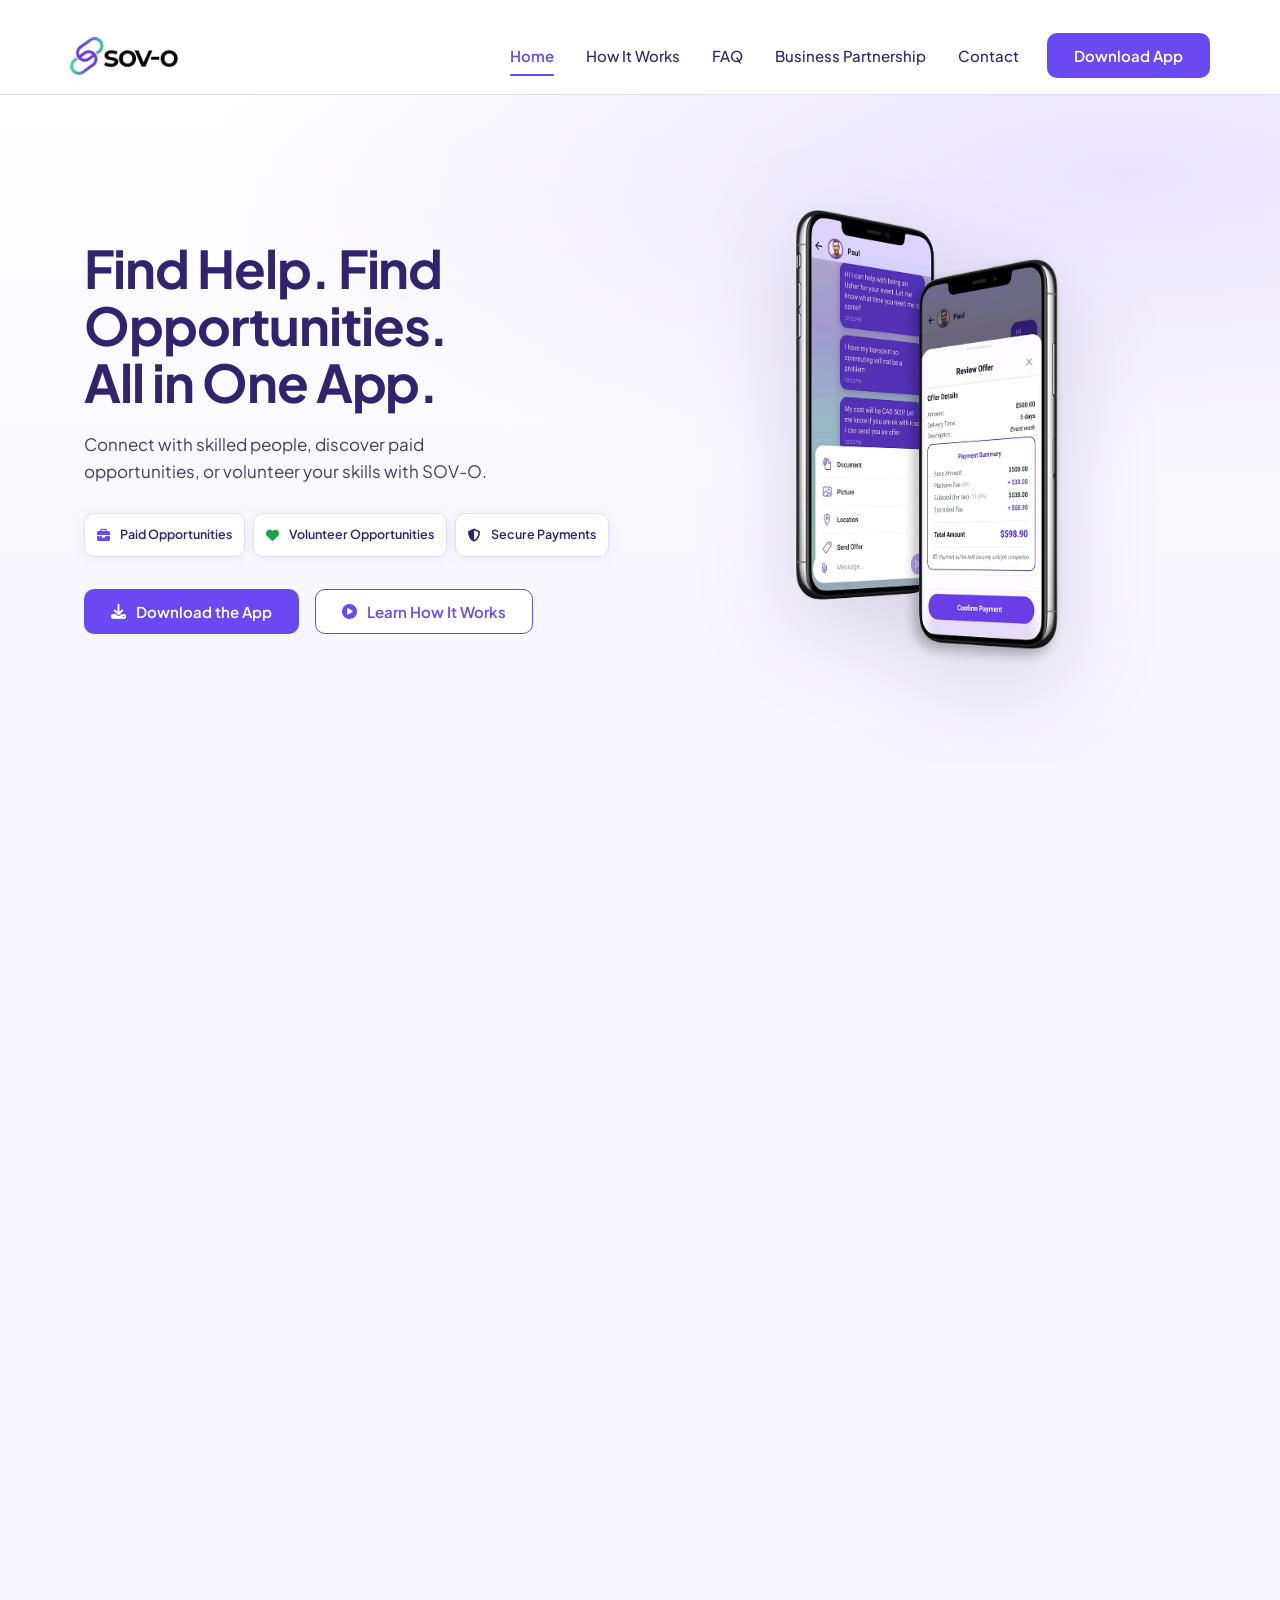
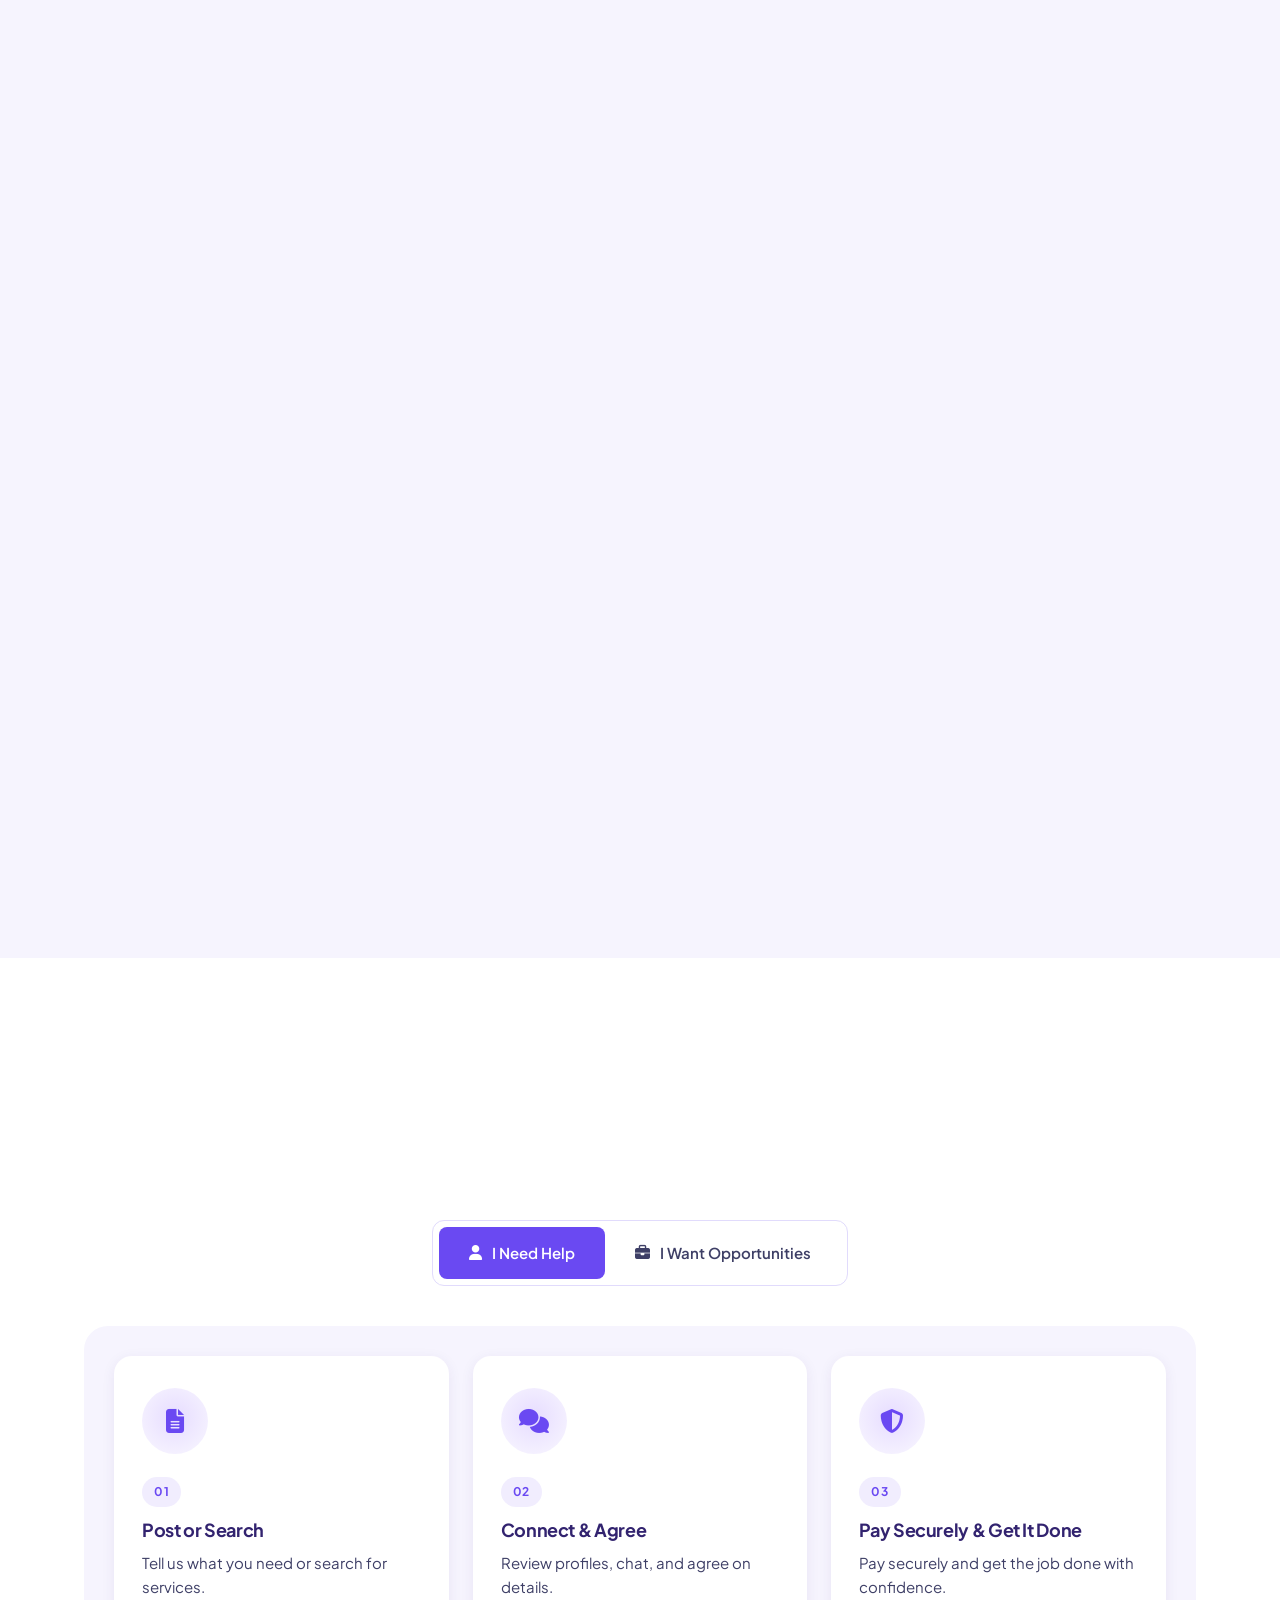
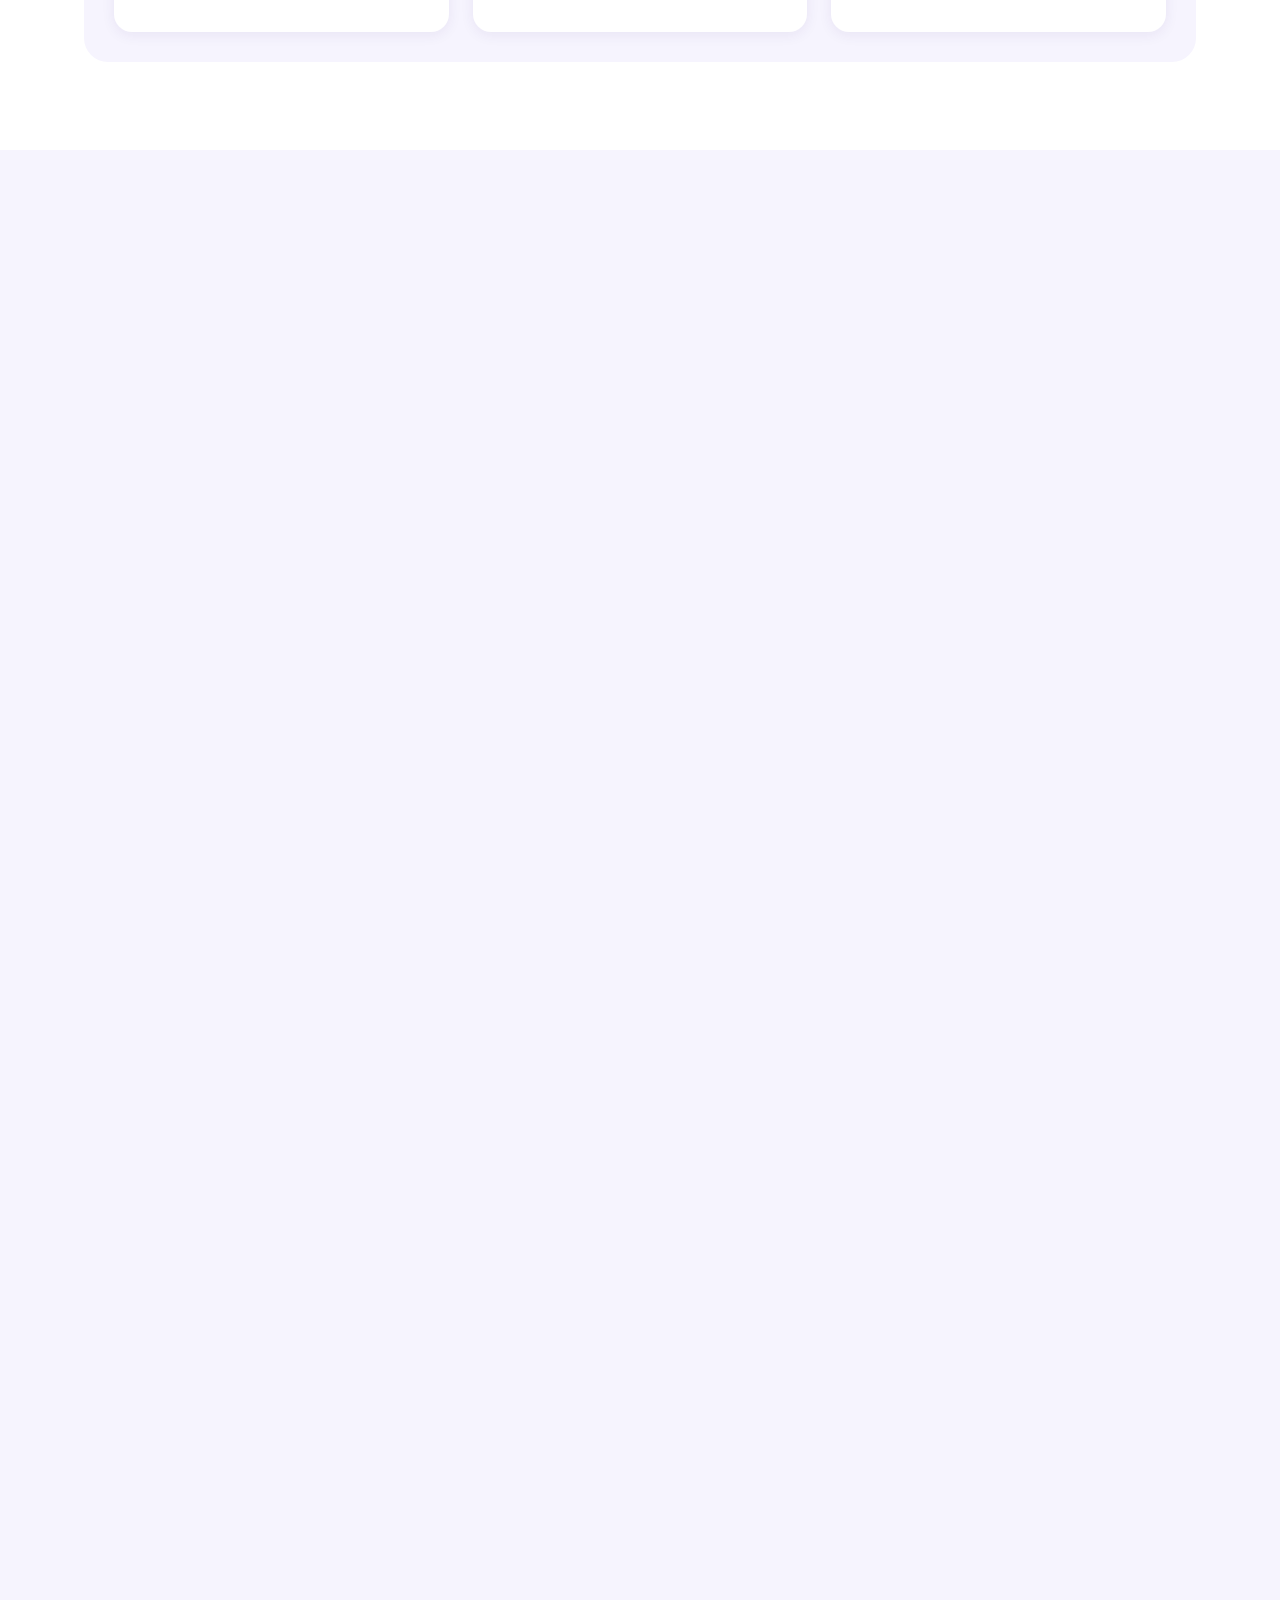
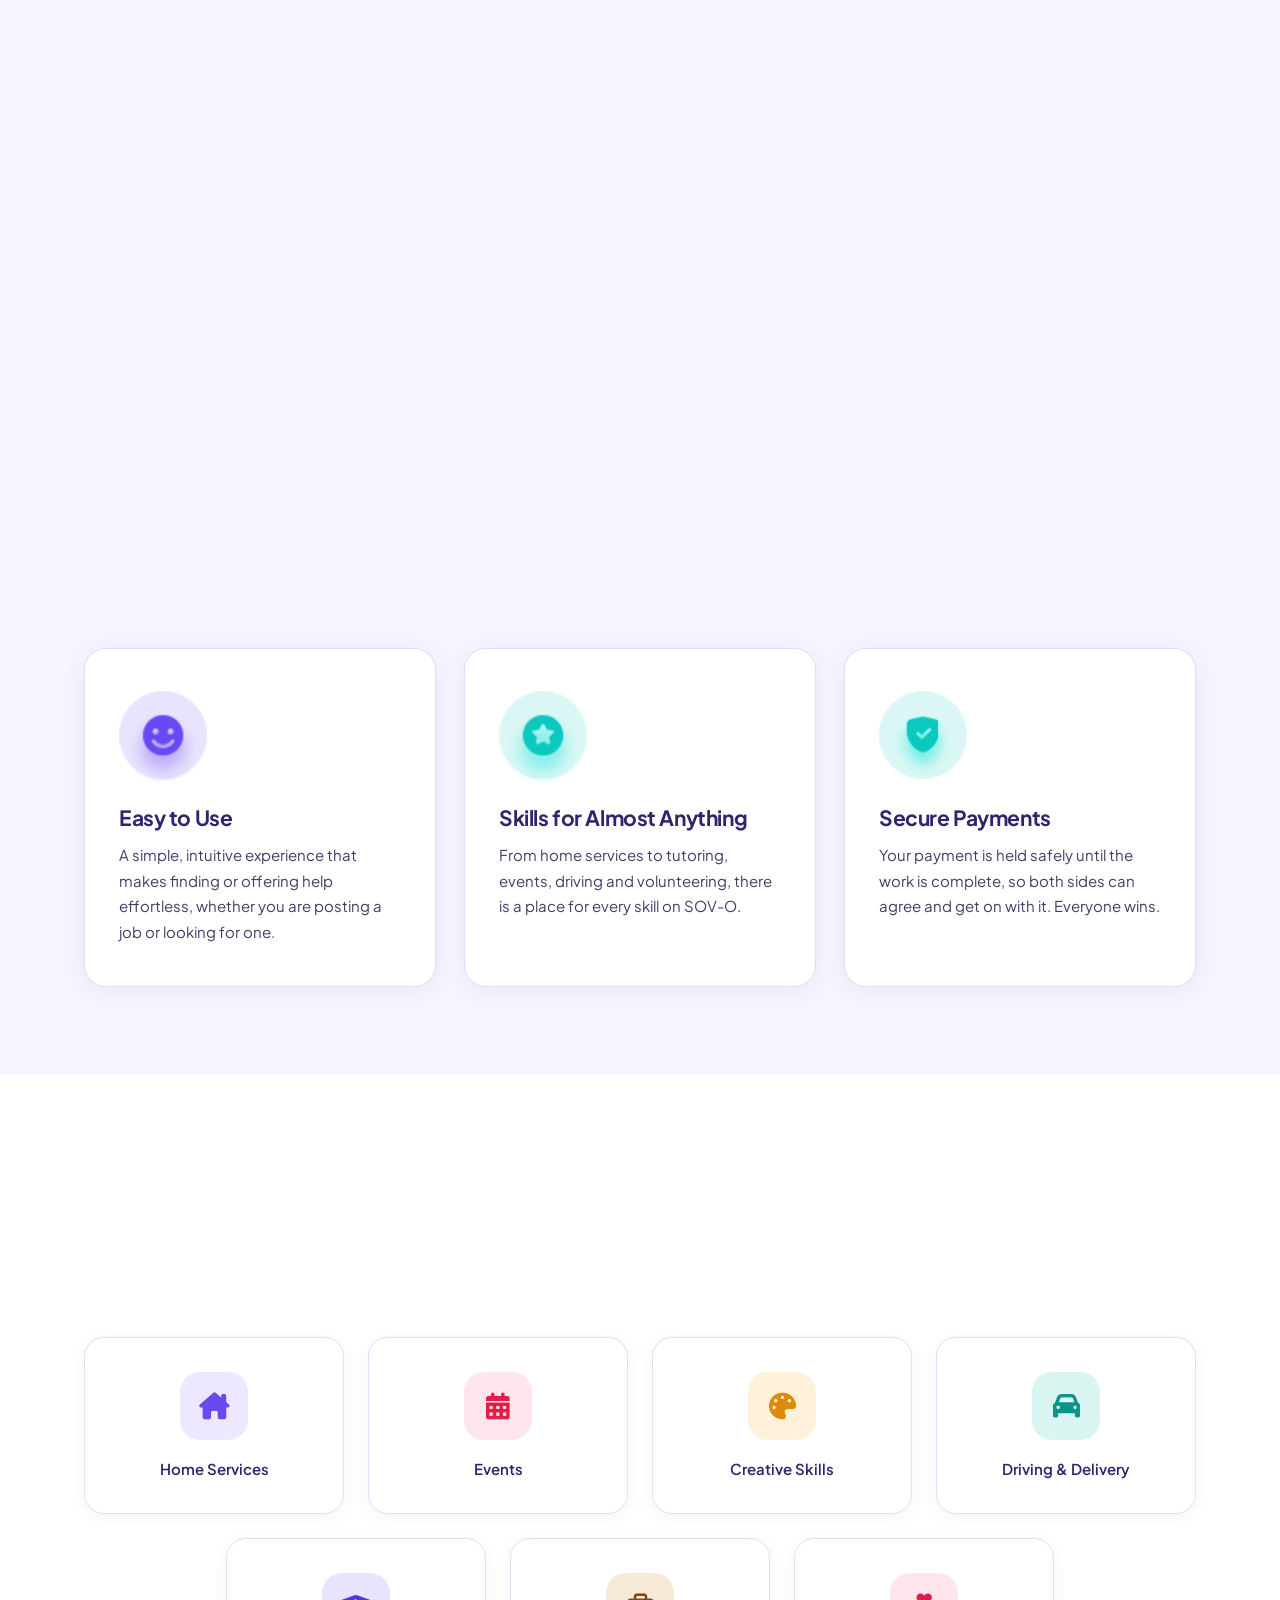
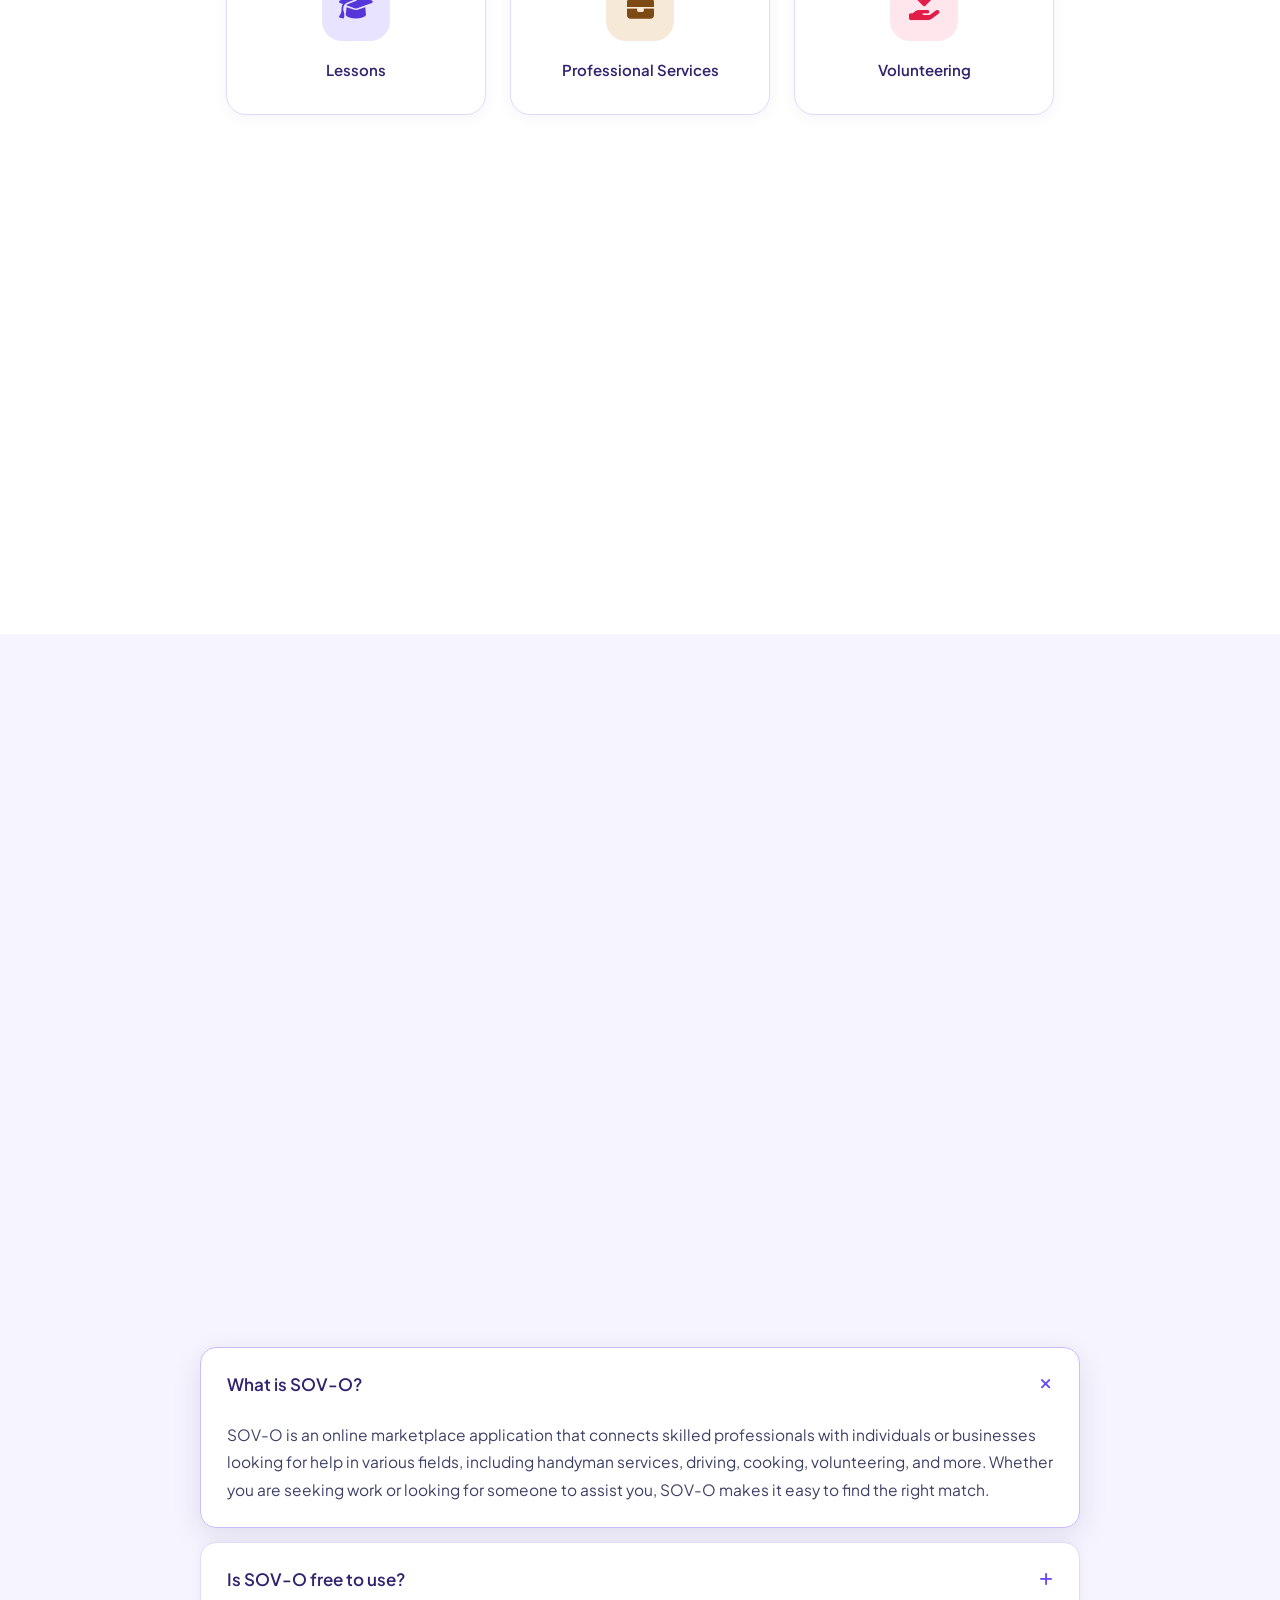
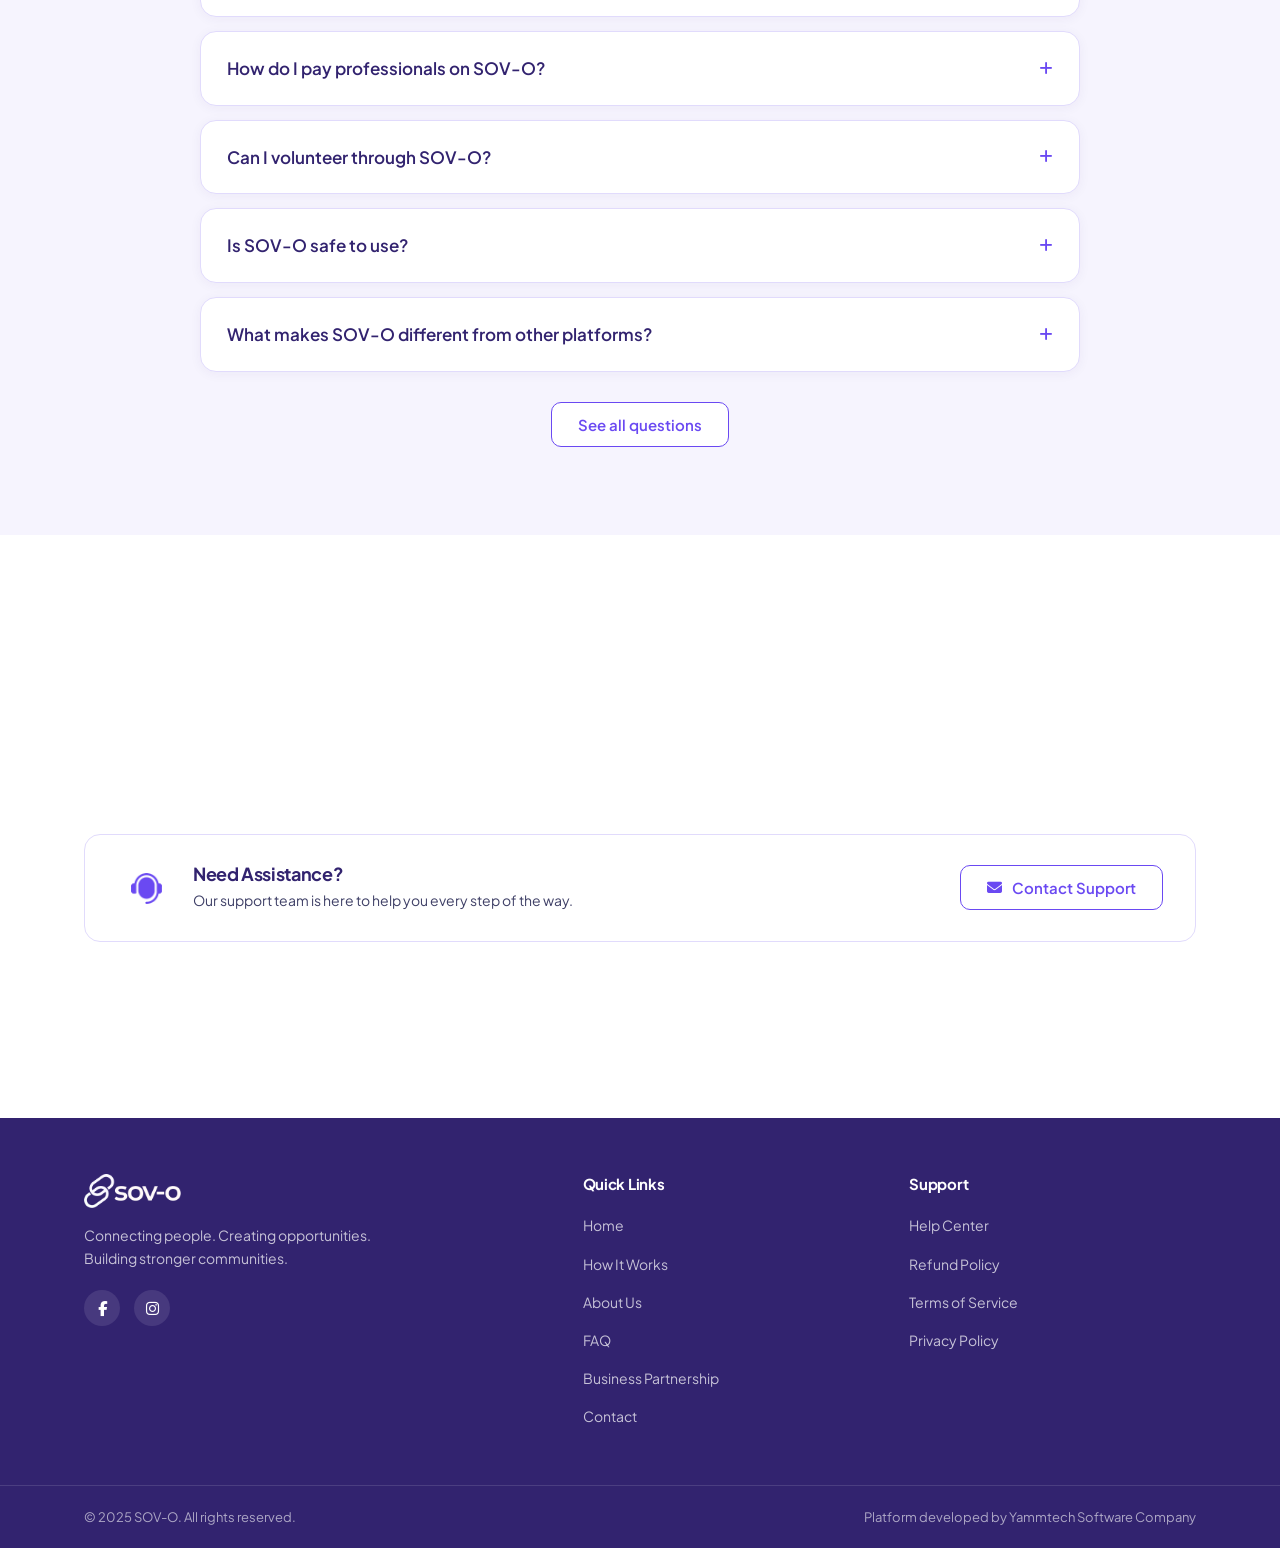
<file: index-new.html>
<!DOCTYPE html>
<html lang="en">

<head>

    <meta charset="UTF-8">
    <link rel="apple-touch-icon" sizes="180x180" href="/favicon/apple-touch-icon.png">
    <link rel="icon" type="image/png" sizes="32x32" href="/favicon/favicon-32x32.png">
    <link rel="icon" type="image/png" sizes="16x16" href="/favicon/favicon-16x16.png">
    <link rel="manifest" href="/favicon/site.webmanifest">
    <meta http-equiv="X-UA-Compatible" content="IE=edge">
    <meta name="viewport" content="width=device-width, initial-scale=1.0">
    <!-- Meta Description -->
    <meta name="description"
        content="SOV-O connects you with skilled people, paid opportunities, and volunteering, all in one app. Post what you need or offer your skills, with payments held securely until the work is done.">
    <title>SOV-O | Find Help. Find Opportunities.</title>
    <link rel="stylesheet" href="https://cdnjs.cloudflare.com/ajax/libs/font-awesome/6.7.2/css/all.min.css">
    <!-- icofont-css-link -->
    <link rel="stylesheet" href="css/icofont.min.css">
    <!-- Owl-Carosal-Style-link -->
    <link rel="stylesheet" href="css/owl.carousel.min.css">
    <!-- Bootstrap-Style-link -->
    <link rel="stylesheet" href="css/bootstrap.min.css">
    <!-- Aos-Style-link -->
    <link rel="stylesheet" href="css/aos.css">
    <!-- Coustome-Style-link -->
    <link rel="stylesheet" href="css/style.css">
    <!-- Responsive-Style-link -->
    <link rel="stylesheet" href="css/responsive.css">
    <!-- Homepage redesign, must load last -->
    <link rel="stylesheet" href="css/home.css?v=6">
    <!-- Favicon -->
    <link rel="shortcut icon" href="images/favicon.png" type="image/x-icon">
    <!-- webfont-->
    <link rel="preconnect" href="https://fonts.googleapis.com">
    <link rel="preconnect" href="https://fonts.gstatic.com" crossorigin>
    <link href="https://fonts.googleapis.com/css2?family=Plus+Jakarta+Sans:wght@200..800&display=swap" rel="stylesheet">

<!-- Meta Pixel Code -->
<script>
!function(f,b,e,v,n,t,s)
{if(f.fbq)return;n=f.fbq=function(){n.callMethod?
n.callMethod.apply(n,arguments):n.queue.push(arguments)};
if(!f._fbq)f._fbq=n;n.push=n;n.loaded=!0;n.version='2.0';
n.queue=[];t=b.createElement(e);t.async=!0;
t.src=v;s=b.getElementsByTagName(e)[0];
s.parentNode.insertBefore(t,s)}(window, document,'script',
'https://connect.facebook.net/en_US/fbevents.js');
fbq('init', '1578152634001623');
fbq('track', 'PageView');
</script>
<noscript><img height="1" width="1" style="display:none"
src="https://www.facebook.com/tr?id=1578152634001623&ev=PageView&noscript=1"
/></noscript>
<!-- End Meta Pixel Code -->

</head>

<body class="sv-home">

    <div class="page_wrapper">

        <div id="preloader">
            <div id="loader"></div>
        </div>

        <!-- ==================== HEADER ==================== -->
        <header>
            <div class="container">
                <nav class="navbar navbar-expand-lg">
                    <a class="navbar-brand" href="index.html">
                        <img src="images/logo.png" alt="SOV-O">
                    </a>

                    <button class="navbar-toggler" type="button" data-toggle="collapse"
                        data-target="#navbarSupportedContent" aria-controls="navbarSupportedContent"
                        aria-expanded="false" aria-label="Toggle navigation">
                        <span class="navbar-toggler-icon">
                            <div class="toggle-wrap">
                                <span class="toggle-bar"></span>
                            </div>
                        </span>
                    </button>

                    <div class="collapse navbar-collapse" id="navbarSupportedContent">
                        <ul class="navbar-nav ml-auto">
                            <li class="nav-item">
                                <a class="nav-link sv-active" href="index.html">Home</a>
                            </li>
                            <li class="nav-item">
                                <a class="nav-link" href="#how-it-works">How It Works</a>
                            </li>
                            <li class="nav-item">
                                <a class="nav-link" href="faq.html">FAQ</a>
                            </li>
                            <li class="nav-item">
                                <a class="nav-link" href="business.html">Business Partnership</a>
                            </li>
                            <li class="nav-item">
                                <a class="nav-link" href="contact.html">Contact</a>
                            </li>
                            <li class="nav-item sv-nav-cta">
                                <a class="sv-btn sv-btn--primary" href="#download">Download App</a>
                            </li>
                        </ul>
                    </div>
                </nav>
            </div>
        </header>

        <!-- ==================== HERO ==================== -->
        <section class="sv-hero">
            <div class="sv-wrap">
                <div class="sv-hero__grid">

                    <div data-aos="fade-right" data-aos-duration="1000">
                        <h1>Find Help. Find Opportunities.<br>All in One App.</h1>
                        <p class="sv-hero__sub">
                            Connect with skilled people, discover paid opportunities, or volunteer your skills with
                            SOV-O.
                        </p>

                        <ul class="sv-pills">
                            <li><i class="fas fa-briefcase sv-i-paid"></i> Paid Opportunities</li>
                            <li><i class="fas fa-heart sv-i-volunteer"></i> Volunteer Opportunities</li>
                            <li><i class="fas fa-shield-halved sv-i-secure"></i> Secure Payments</li>
                        </ul>

                        <div class="sv-hero__actions">
                            <a class="sv-btn sv-btn--primary" href="#download">
                                <i class="fas fa-download"></i> Download the App
                            </a>
                            <a class="sv-btn sv-btn--ghost" href="#how-it-works">
                                <i class="fas fa-circle-play"></i> Learn How It Works
                            </a>
                        </div>
                    </div>

                    <div class="sv-hero__art" data-aos="fade-in" data-aos-duration="1200">
                        <img src="images/mockups/Webimage-2.png"
                            alt="SOV-O app shown on two phones, chat and secure offer screens">
                    </div>

                </div>
            </div>
        </section>

        <!-- ==================== SEE SOV-O IN ACTION ==================== -->
        <section class="sv-section sv-section--tint">
            <div class="sv-wrap">
                <div class="sv-action" data-aos="fade-up" data-aos-duration="1000">

                    <div>
                        <span class="sv-badge sv-badge--soft">Watch the video</span>
                        <h2>See SOV-O in Action</h2>
                        <p>
                            From finding skilled people to discovering paid and volunteer opportunities, see how SOV-O
                            makes connecting simple.
                        </p>
                        <ul class="sv-action__points">
                            <li><i class="fas fa-circle-check"></i> Post what you need in under a minute</li>
                            <li><i class="fas fa-circle-check"></i> Chat, agree on terms, and pay in one place</li>
                            <li><i class="fas fa-circle-check"></i> Funds held safely until the work is done</li>
                        </ul>
                        <ul class="sv-stores sv-stores--pill">
                            <li>
                                <a href="https://apps.apple.com/app/id6746269655" target="_blank"
                                    rel="noopener noreferrer">
                                    <img src="images/appstore_white.png" alt="Download on the App Store">
                                </a>
                            </li>
                            <li>
                                <a href="https://play.google.com/store/apps/details?id=com.sovo.example" target="_blank"
                                    rel="noopener noreferrer">
                                    <img src="images/googleplay_white.png" alt="Get it on Google Play">
                                </a>
                            </li>
                        </ul>
                    </div>

                    <div class="sv-action__panel">
                        <video controls playsinline preload="metadata" poster="images/video-poster.jpg">
                            <source src="videos/sovo-overview.mp4" type="video/mp4">
                            Your browser does not support the video tag.
                        </video>
                    </div>

                </div>
            </div>
        </section>

        <!-- ==================== HOW SOV-O WORKS ==================== -->
        <section class="sv-section" id="how-it-works">
            <div class="sv-wrap">

                <div class="sv-head" data-aos="fade-up" data-aos-duration="1000">
                    <span class="sv-badge">How it works</span>
                    <h2>How SOV-O Works</h2>
                    <p>Simple for both people who need help and people looking for opportunities.</p>
                </div>

                <div class="sv-tabs" role="tablist" aria-label="How SOV-O works">
                    <button class="sv-tab" id="tab-poster" type="button" role="tab" aria-selected="true"
                        aria-controls="panel-poster">
                        <i class="fas fa-user"></i> I Need Help
                    </button>
                    <button class="sv-tab" id="tab-seeker" type="button" role="tab" aria-selected="false"
                        aria-controls="panel-seeker">
                        <i class="fas fa-briefcase"></i> I Want Opportunities
                    </button>
                </div>

                <!-- Panel 1: opportunity posters -->
                <div class="sv-panel sv-panel--poster" id="panel-poster" role="tabpanel" aria-labelledby="tab-poster">
                    <div class="sv-steps">
                        <div class="sv-step">
                            <div class="sv-step__icon"><i class="fas fa-file-lines"></i></div>
                            <span class="sv-step__no">01</span>
                            <h3>Post or Search</h3>
                            <p>Tell us what you need or search for services.</p>
                        </div>
                        <div class="sv-step">
                            <div class="sv-step__icon"><i class="fas fa-comments"></i></div>
                            <span class="sv-step__no">02</span>
                            <h3>Connect &amp; Agree</h3>
                            <p>Review profiles, chat, and agree on details.</p>
                        </div>
                        <div class="sv-step">
                            <div class="sv-step__icon"><i class="fas fa-shield-halved"></i></div>
                            <span class="sv-step__no">03</span>
                            <h3>Pay Securely &amp; Get It Done</h3>
                            <p>Pay securely and get the job done with confidence.</p>
                        </div>
                    </div>
                </div>

                <!-- Panel 2: opportunity seekers -->
                <div class="sv-panel sv-panel--seeker" id="panel-seeker" role="tabpanel" aria-labelledby="tab-seeker"
                    hidden>
                    <div class="sv-steps">
                        <div class="sv-step">
                            <div class="sv-step__icon"><i class="fas fa-user"></i></div>
                            <span class="sv-step__no">01</span>
                            <h3>Create Your Profile</h3>
                            <p>Showcase your skills and experience.</p>
                        </div>
                        <div class="sv-step">
                            <div class="sv-step__icon"><i class="fas fa-magnifying-glass"></i></div>
                            <span class="sv-step__no">02</span>
                            <h3>Find &amp; Connect</h3>
                            <p>Browse opportunities and connect with people.</p>
                        </div>
                        <div class="sv-step">
                            <div class="sv-step__icon"><i class="fas fa-wallet"></i></div>
                            <span class="sv-step__no">03</span>
                            <h3>Complete &amp; Get Paid</h3>
                            <p>Do great work and get paid securely.</p>
                        </div>
                    </div>
                </div>

                <!-- ############################################################
                     PREVIOUS SIX-STEP COPY, KEPT SO NOTHING IS LOST.
                     The mockup condenses each side to three steps. If the client
                     wants the longer version back, these are the originals.

                     Opportunity Seekers
                       1. Create Profile - Sign up, select your certified or
                          experienced skills, and for volunteers, choose places of
                          interest. Add photos to showcase your work.
                       2. Find Opportunities - Browse or wait for posters to
                          contact you based on your profile.
                       3. Apply or Connect - Apply to opportunities or respond to
                          invitations.
                       4. Agree on Terms - Confirm project details and expectations
                          with the poster.
                       5. Send Offer and Secure Payment - Submit your personalized
                          offer. Payment is held safely in the app until work is
                          done.
                       6. Complete Work and Get Paid - Finish the work, upload
                          proof, and once approved, receive payment in your wallet.

                     Opportunity Posters
                       1. Create Account - Register and set up your profile to
                          access skilled seekers and volunteers.
                       2. Post or Search - Post your opportunity or browse seeker
                          profiles to find the right fit.
                       3. Review and Connect - Review offers or reach out to
                          candidates directly.
                       4. Finalize Terms - Agree on scope, timeline, and
                          deliverables with the seeker.
                       5. Accept Offer and Pay Securely - Accept the offer and pay
                          through the app; funds are held until work is complete.
                       6. Confirm Completion and Release Payment - Approve the
                          finished work and release payment to the seeker.
                     ############################################################ -->

            </div>
        </section>

        <!-- ==================== FEATURE SHOWCASE ==================== -->
        <section class="sv-section sv-section--tint">
            <div class="sv-wrap">

                <div class="sv-head" data-aos="fade-up" data-aos-duration="1000">
                    <span class="sv-badge">Inside the app</span>
                    <h2>Built for Both Sides of the Job</h2>
                    <p>Whether you are hiring or looking for work, everything happens in the same place.</p>
                </div>

                <div class="sv-feature" data-aos="fade-up" data-aos-duration="1000">
                    <div>
                        <h3>Post an opportunity, or go find one</h3>
                        <p>Choose your mode when you sign up. Post what you need and let people come to you, or browse
                            live opportunities near you and apply in a couple of taps.</p>
                        <ul class="sv-feature__list">
                            <li><i class="fas fa-check"></i> Filter by distance so you only see work you can actually
                                reach</li>
                            <li><i class="fas fa-check"></i> Set the pay and the timeframe when you post</li>
                            <li><i class="fas fa-check"></i> Switch between posting and seeking whenever you like</li>
                        </ul>
                    </div>
                    <div class="sv-feature__art">
                        <img src="images/mockups/poster_first.png"
                            alt="SOV-O home screen showing opportunity seeker and post an opportunity options">
                    </div>
                </div>

                <div class="sv-feature sv-feature--flip" data-aos="fade-up" data-aos-duration="1000">
                    <div>
                        <h3>Show your skills, and prove them</h3>
                        <p>This is what makes SOV-O different. Upload certificates against the skills you are qualified
                            in, and list hands-on experience separately, so people know exactly what they are getting.
                        </p>
                        <ul class="sv-feature__list">
                            <li><i class="fas fa-check"></i> Skill-Certified for formal qualifications you can evidence
                            </li>
                            <li><i class="fas fa-check"></i> Other Skill for experience earned on the job</li>
                            <li><i class="fas fa-check"></i> Ratings and reviews build up as you complete work</li>
                        </ul>
                    </div>
                    <div class="sv-feature__art">
                        <img src="images/mockups/seeker_first.png"
                            alt="SOV-O profile search showing top rated professionals with ratings">
                    </div>
                </div>

                <div class="sv-feature" data-aos="fade-up" data-aos-duration="1000">
                    <div>
                        <h3>Agree in chat, get paid to your wallet</h3>
                        <p>Message before you commit, send or review a written offer, and pay through the app. Money
                            sits safely in escrow until the job is marked complete, then lands in the wallet.</p>
                        <ul class="sv-feature__list">
                            <li><i class="fas fa-check"></i> Offers show the full breakdown, fees and tax included</li>
                            <li><i class="fas fa-check"></i> Payments handled by Stripe with escrow built in</li>
                            <li><i class="fas fa-check"></i> Get notified the moment funds are released</li>
                        </ul>
                    </div>
                    <div class="sv-feature__art">
                        <img src="images/mockups/home_third.png"
                            alt="SOV-O messages screen and a notification that payment has been released">
                    </div>
                </div>

            </div>
        </section>

        <!-- ==================== WHY CHOOSE SOV-O ==================== -->
        <section class="sv-section sv-section--tint">
            <div class="sv-wrap">

                <div class="sv-head" data-aos="fade-up" data-aos-duration="1000">
                    <span class="sv-badge">Best features</span>
                    <h2>Why Choose SOV-O?</h2>
                    <p>Download the SOV-O app and find the perfect match for what you need.</p>
                </div>

                <div class="sv-cards">
                    <div class="sv-card">
                        <div class="sv-card__icon"><img src="images/happy-icon.png" alt=""></div>
                        <h3>Easy to Use</h3>
                        <p>A simple, intuitive experience that makes finding or offering help effortless, whether you
                            are posting a job or looking for one.</p>
                    </div>
                    <div class="sv-card">
                        <div class="sv-card__icon"><img src="images/star-icon.png" alt=""></div>
                        <h3>Skills for Almost Anything</h3>
                        <p>From home services to tutoring, events, driving and volunteering, there is a place for every
                            skill on SOV-O.</p>
                    </div>
                    <div class="sv-card">
                        <div class="sv-card__icon"><img src="images/protected-icon.png" alt=""></div>
                        <h3>Secure Payments</h3>
                        <p>Your payment is held safely until the work is complete, so both sides can agree and get on
                            with it. Everyone wins.</p>
                    </div>
                </div>

            </div>
        </section>

        <!-- ==================== CATEGORIES ==================== -->
        <section class="sv-section">
            <div class="sv-wrap">

                <div class="sv-head" data-aos="fade-up" data-aos-duration="1000">
                    <span class="sv-badge">Categories</span>
                    <h2>One App. So Many Possibilities.</h2>
                    <p>Whatever the skill, paid or volunteer, it has a home on SOV-O.</p>
                </div>

                <div class="sv-tiles">
                    <div class="sv-tile sv-tile--home">
                        <i class="fas fa-house-chimney"></i><span>Home Services</span>
                    </div>
                    <div class="sv-tile sv-tile--events">
                        <i class="fas fa-calendar-days"></i><span>Events</span>
                    </div>
                    <div class="sv-tile sv-tile--creative">
                        <i class="fas fa-palette"></i><span>Creative Skills</span>
                    </div>
                    <div class="sv-tile sv-tile--driving">
                        <i class="fas fa-car"></i><span>Driving &amp; Delivery</span>
                    </div>
                    <div class="sv-tile sv-tile--lessons">
                        <i class="fas fa-graduation-cap"></i><span>Lessons</span>
                    </div>
                    <div class="sv-tile sv-tile--pro">
                        <i class="fas fa-briefcase"></i><span>Professional Services</span>
                    </div>
                    <div class="sv-tile sv-tile--volunteer">
                        <i class="fas fa-hand-holding-heart"></i><span>Volunteering</span>
                    </div>
                </div>

            </div>
        </section>

        <!-- ==================== ANY SIZE OF JOB ==================== -->
        <section class="sv-section" style="padding-top:0;">
            <div class="sv-wrap">
                <div class="sv-band" data-aos="fade-up" data-aos-duration="1000">
                    <div class="sv-band__art">
                        <img src="images/mockups/home_second.png"
                            alt="Illustration of tradespeople across different skills on SOV-O">
                    </div>
                    <div>
                        <span class="sv-badge sv-badge--soft">Any size of job</span>
                        <h2>No Job Too Small, No Crew Too Big</h2>
                        <p>Post a one-off task or set up ongoing work, it is your call when you write the listing. And
                            if a project needs several trades or just more hands, post as many opportunities as you
                            need and build the whole crew in one place.</p>
                    </div>
                    <a class="sv-btn sv-btn--primary" href="#download">
                        Get Started <i class="fas fa-arrow-right"></i>
                    </a>
                </div>
            </div>
        </section>

        <!-- ==================== WORK WITH CONFIDENCE ==================== -->
        <section class="sv-section sv-section--tint">
            <div class="sv-wrap">
                <div class="sv-confidence" data-aos="fade-up" data-aos-duration="1000">

                    <div>
                        <span class="sv-badge sv-badge--soft">Peace of mind</span>
                        <h2>Work With Confidence.</h2>
                        <p class="sv-confidence__lead">Agree. Pay securely. Complete the work.</p>
                        <p class="sv-confidence__body">Every job follows the same three steps, so both sides know
                            exactly where they stand before any money moves.</p>
                    </div>

                    <div class="sv-flow">
                        <div class="sv-flow__step">
                            <img src="images/transaction-icon.png" alt="">
                            <span>Agree on details</span>
                        </div>
                        <div class="sv-flow__arrow"><i class="fas fa-arrow-right"></i></div>
                        <div class="sv-flow__step">
                            <img src="images/protected-icon.png" alt="">
                            <span>Secure Payment<br>(held safely)</span>
                        </div>
                        <div class="sv-flow__arrow"><i class="fas fa-arrow-right"></i></div>
                        <div class="sv-flow__step">
                            <img src="images/verify-icon.png" alt="">
                            <span>Work Complete<br>Payment Released</span>
                        </div>
                    </div>

                </div>
            </div>
        </section>

        <!-- ==================== FAQ ==================== -->
        <section class="sv-section sv-section--tint">
            <div class="sv-wrap">

                <div class="sv-head" data-aos="fade-up" data-aos-duration="1000">
                    <span class="sv-badge">Questions</span>
                    <h2>Frequently Asked Questions</h2>
                    <p>The things people ask us most. There are plenty more on the full FAQ page.</p>
                </div>

                <div class="sv-faq">
                    <div class="sv-faq__item is-open">
                        <button class="sv-faq__q" type="button" aria-expanded="true">
                            What is SOV-O? <i class="fas fa-plus"></i>
                        </button>
                        <p class="sv-faq__a">SOV-O is an online marketplace application that connects skilled
                            professionals with individuals or businesses looking for help in various fields, including
                            handyman services, driving, cooking, volunteering, and more. Whether you are seeking work or
                            looking for someone to assist you, SOV-O makes it easy to find the right match.</p>
                    </div>

                    <div class="sv-faq__item">
                        <button class="sv-faq__q" type="button" aria-expanded="false">
                            Is SOV-O free to use? <i class="fas fa-plus"></i>
                        </button>
                        <p class="sv-faq__a">Yes, creating an account on SOV-O is free. However, there may be fees for
                            certain premium features or services, such as featured listings for clients or advanced
                            search filters for professionals. All fees will be clearly outlined before you proceed.</p>
                    </div>

                    <div class="sv-faq__item">
                        <button class="sv-faq__q" type="button" aria-expanded="false">
                            How do I pay professionals on SOV-O? <i class="fas fa-plus"></i>
                        </button>
                        <p class="sv-faq__a">SOV-O has an in-built payment processing system powered by Stripe, as well
                            as a wallet feature including an escrow payment facility, which ensures the money is only
                            released once the opportunity is completed.</p>
                    </div>

                    <div class="sv-faq__item">
                        <button class="sv-faq__q" type="button" aria-expanded="false">
                            Can I volunteer through SOV-O? <i class="fas fa-plus"></i>
                        </button>
                        <p class="sv-faq__a">Yes. SOV-O supports volunteering opportunities. You can filter for unpaid
                            or community-based projects when browsing opportunities.</p>
                    </div>

                    <div class="sv-faq__item">
                        <button class="sv-faq__q" type="button" aria-expanded="false">
                            Is SOV-O safe to use? <i class="fas fa-plus"></i>
                        </button>
                        <p class="sv-faq__a">Yes, SOV-O prioritises safety for both clients and professionals. We
                            encourage users to communicate through the platform and provide tools like reviews, ratings
                            and reporting features to ensure transparency and accountability.</p>
                    </div>

                    <div class="sv-faq__item">
                        <button class="sv-faq__q" type="button" aria-expanded="false">
                            What makes SOV-O different from other platforms? <i class="fas fa-plus"></i>
                        </button>
                        <p class="sv-faq__a">Unlike other platforms, SOV-O focuses specifically on manually demanding
                            services and volunteering opportunities. Our user-friendly interface, robust filtering
                            options and emphasis on local connections make us stand out.</p>
                    </div>
                </div>

                <div class="sv-faq__more">
                    <a class="sv-btn sv-btn--ghost" href="faq.html">See all questions</a>
                </div>

            </div>
        </section>

        <!-- ==================== DOWNLOAD CTA ==================== -->
        <section class="sv-section" id="download" style="padding-top:0;">
            <div class="sv-wrap">
                <div class="sv-cta" data-aos="fade-up" data-aos-duration="1000">

                    <!-- Remove this wrapper once the app is live -->
                    <div class="sv-ribbon-wrap">
                        <div class="sv-ribbon">Coming Soon</div>
                    </div>

                    <div class="sv-cta__art">
                        <img src="images/mockups/home sec2.png" alt="SOV-O app on a phone">
                    </div>

                    <div>
                        <h2>Ready to Find Your Next Opportunity?</h2>
                        <p>Find skilled people, earn with your skills, or make an impact by volunteering.</p>
                    </div>

                    <ul class="sv-stores sv-stores--pill">
                        <li>
                            <a href="https://apps.apple.com/app/id6746269655" target="_blank" rel="noopener noreferrer">
                                <img src="images/appstore_white.png" alt="Download on the App Store">
                            </a>
                        </li>
                        <li>
                            <a href="https://play.google.com/store/apps/details?id=com.sovo.example" target="_blank"
                                rel="noopener noreferrer">
                                <img src="images/googleplay_white.png" alt="Get it on Google Play">
                            </a>
                        </li>
                    </ul>

                </div>
            </div>
        </section>

        <!-- ==================== SUPPORT STRIP ==================== -->
        <section class="sv-section" id="support_sec" style="padding-top:0;">
            <div class="sv-wrap">
                <div class="sv-support">
                    <div class="sv-support__text">
                        <img src="images/customer-icon.png" alt="">
                        <div>
                            <h3>Need Assistance?</h3>
                            <p>Our support team is here to help you every step of the way.</p>
                        </div>
                    </div>
                    <a class="sv-btn sv-btn--ghost" href="mailto:support@sov-o.com">
                        <i class="fas fa-envelope"></i> Contact Support
                    </a>
                </div>
            </div>
        </section>

        <!-- ==================== FOOTER ==================== -->
        <footer class="sv-footer" id="contact">
            <div class="sv-wrap">
                <div class="sv-footer__grid">

                    <div class="sv-footer__brand">
                        <img class="sv-footer__logo" src="images/footer_logo.png" alt="SOV-O">
                        <p>Connecting people. Creating opportunities. Building stronger communities.</p>
                        <ul class="sv-social">
                            <li>
                                <a href="https://www.facebook.com/share/18kk1vo9uT/" target="_blank"
                                    rel="noopener noreferrer" aria-label="SOV-O on Facebook">
                                    <i class="fab fa-facebook-f"></i>
                                </a>
                            </li>
                            <li>
                                <a href="https://www.instagram.com/sov_o_com" target="_blank"
                                    rel="noopener noreferrer" aria-label="SOV-O on Instagram">
                                    <i class="fab fa-instagram"></i>
                                </a>
                            </li>
                        </ul>
                    </div>

                    <div>
                        <h6>Quick Links</h6>
                        <ul class="sv-links">
                            <li><a href="index.html">Home</a></li>
                            <li><a href="#how-it-works">How It Works</a></li>
                            <li><a href="about.html">About Us</a></li>
                            <li><a href="faq.html">FAQ</a></li>
                            <li><a href="business.html">Business Partnership</a></li>
                            <li><a href="contact.html">Contact</a></li>
                        </ul>
                    </div>

                    <div>
                        <h6>Support</h6>
                        <ul class="sv-links">
                            <li><a href="faq.html">Help Center</a></li>
                            <li><a href="refund.html">Refund Policy</a></li>
                            <li><a href="terms.html">Terms of Service</a></li>
                            <li><a href="privacy.html">Privacy Policy</a></li>
                        </ul>
                    </div>

                </div>
            </div>

            <div class="sv-footer__bottom">
                <div class="sv-wrap">
                    <p>&copy; 2025 SOV-O. All rights reserved.</p>
                    <p><a href="https://yammtech.com/" target="_blank" rel="noopener">Platform developed by Yammtech
                            Software Company</a></p>
                </div>
            </div>
        </footer>

        <div class="go_top" id="Gotop">
            <span><i class="fas fa-arrow-up"></i></span>
        </div>

        <div class="purple_backdrop"></div>
    </div>

    <!-- Jquery-js-Link -->
    <script src="js/jquery.js"></script>
    <!-- owl-js-Link -->
    <script src="js/owl.carousel.min.js"></script>
    <!-- bootstrap-js-Link -->
    <script src="js/bootstrap.min.js"></script>
    <!-- aos-js-Link -->
    <script src="js/aos.js"></script>
    <!-- Typed Js Cdn -->
    <script src='js/typed.min.js'></script>
    <!-- main-js-Link -->
    <script src="js/main.js"></script>

    <!-- FAQ accordion -->
    <script>
        (function () {
            var items = document.querySelectorAll('.sv-faq__item');
            items.forEach(function (item) {
                var btn = item.querySelector('.sv-faq__q');
                if (!btn) return;
                btn.addEventListener('click', function () {
                    var open = item.classList.contains('is-open');
                    items.forEach(function (i) {
                        i.classList.remove('is-open');
                        var b = i.querySelector('.sv-faq__q');
                        if (b) b.setAttribute('aria-expanded', 'false');
                    });
                    if (!open) {
                        item.classList.add('is-open');
                        btn.setAttribute('aria-expanded', 'true');
                    }
                });
            });
        })();
    </script>

    <!-- How It Works tab toggle -->
    <script>
        (function () {
            var tabs = document.querySelectorAll('.sv-tab');
            if (!tabs.length) return;

            function select(tab) {
                tabs.forEach(function (t) {
                    var panel = document.getElementById(t.getAttribute('aria-controls'));
                    var on = (t === tab);
                    t.setAttribute('aria-selected', on ? 'true' : 'false');
                    if (panel) panel.hidden = !on;
                });
            }

            tabs.forEach(function (tab) {
                tab.addEventListener('click', function () { select(tab); });
                tab.addEventListener('keydown', function (e) {
                    if (e.key !== 'ArrowRight' && e.key !== 'ArrowLeft') return;
                    e.preventDefault();
                    var list = Array.prototype.slice.call(tabs);
                    var i = list.indexOf(tab);
                    var next = list[(e.key === 'ArrowRight' ? i + 1 : i - 1 + list.length) % list.length];
                    next.focus();
                    select(next);
                });
            });
        })();
    </script>

</body>

</html>
</file>
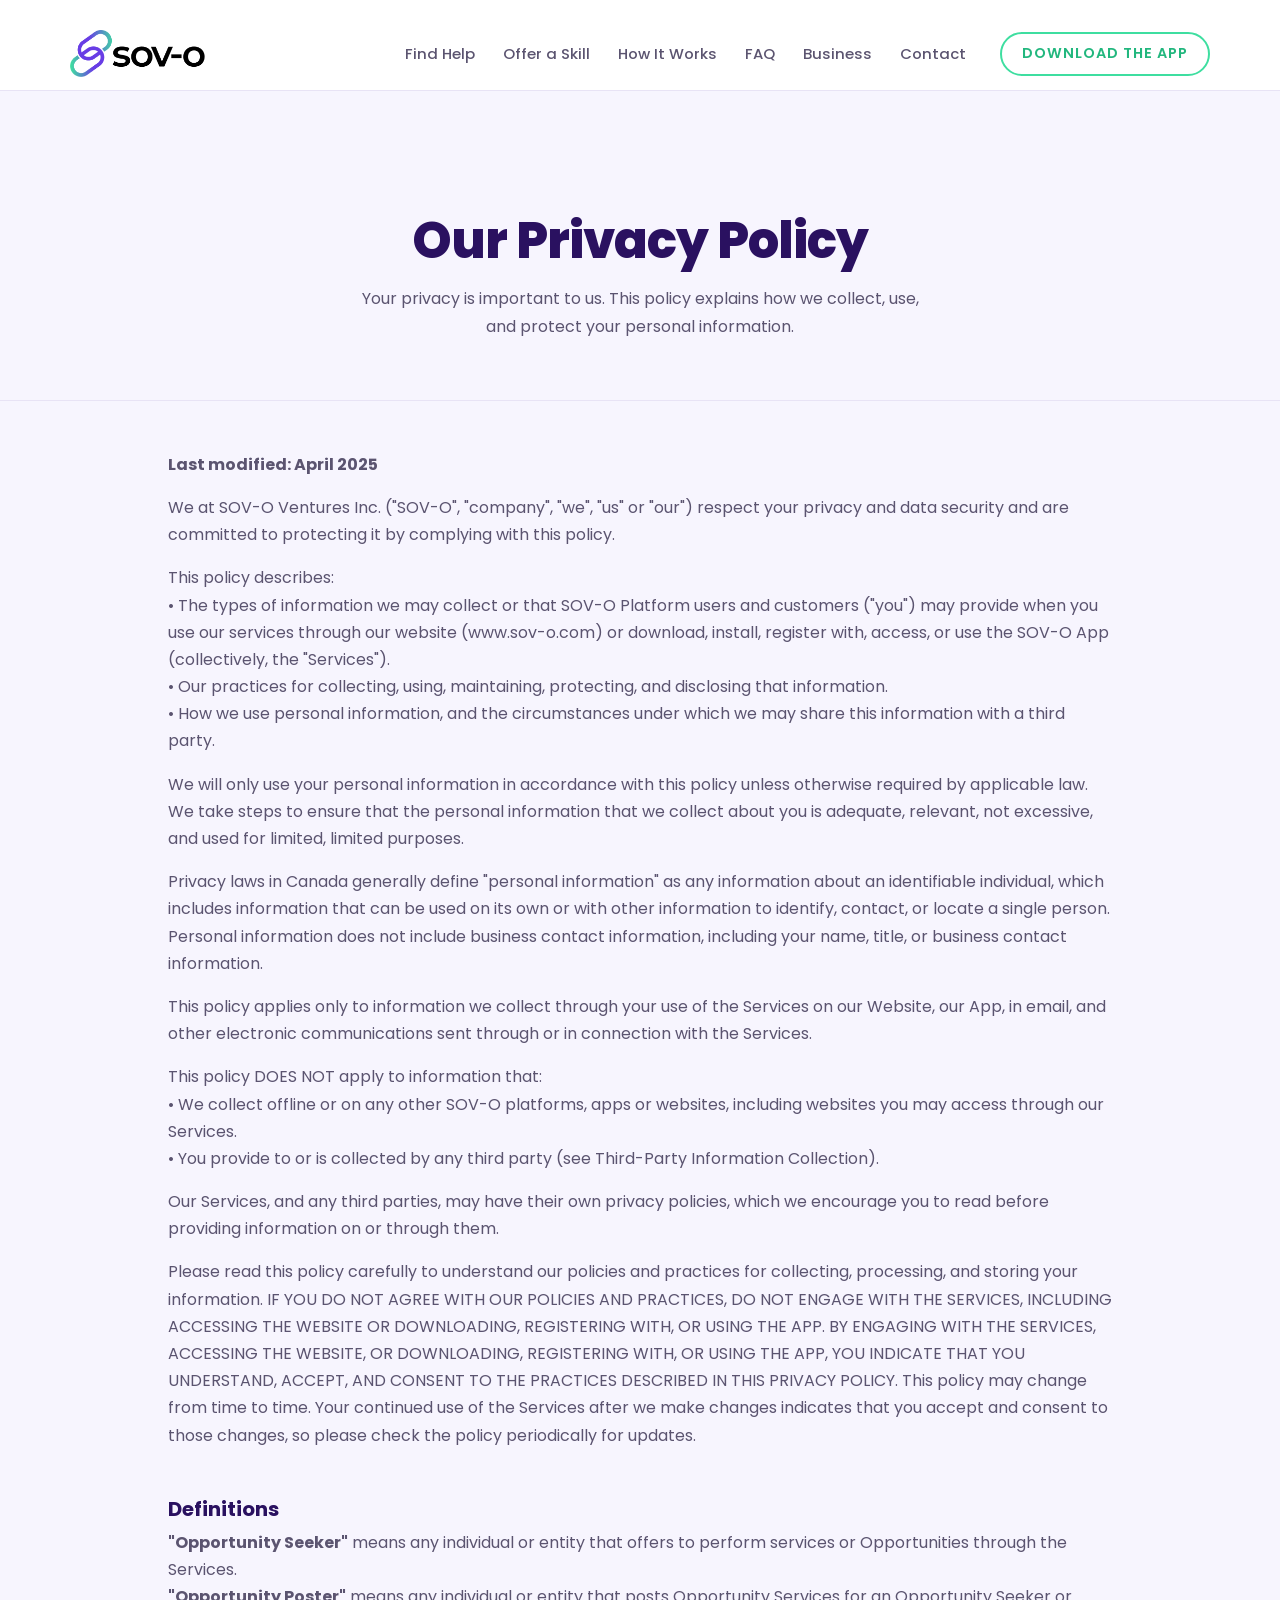
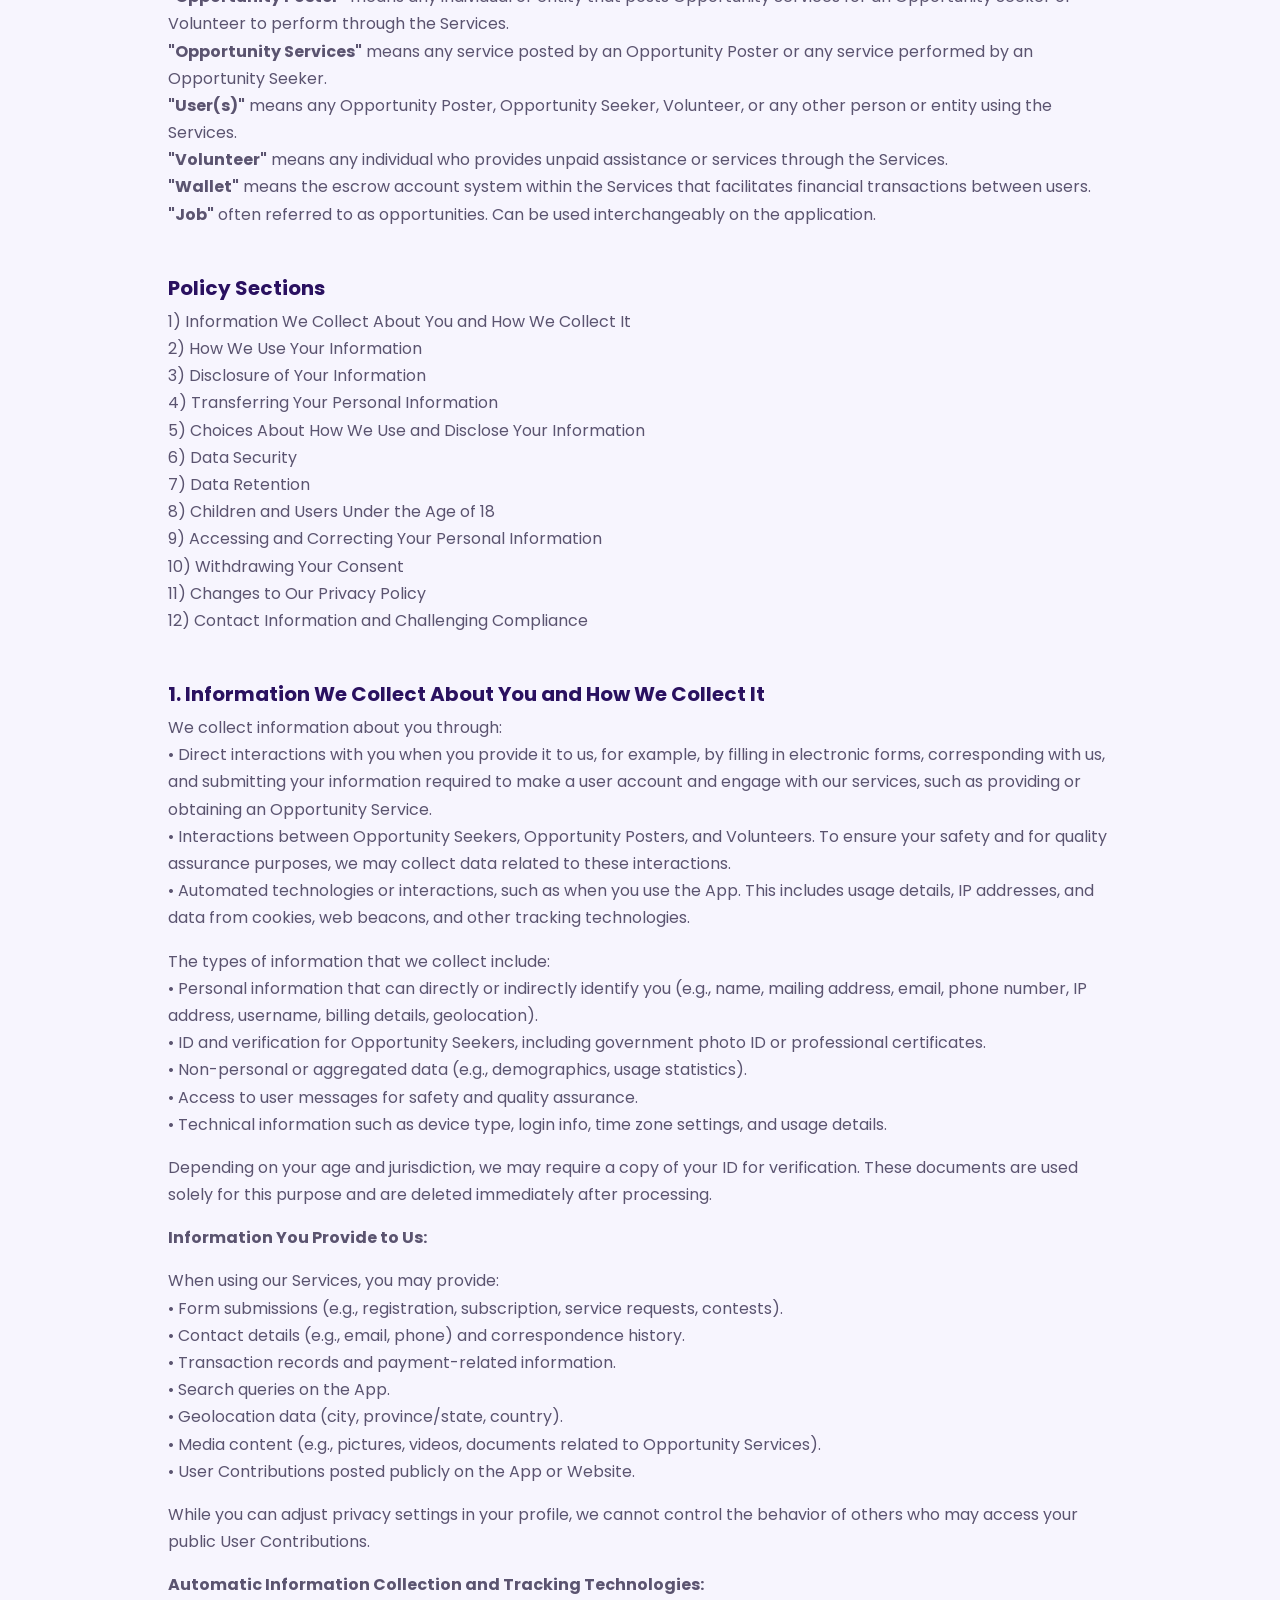
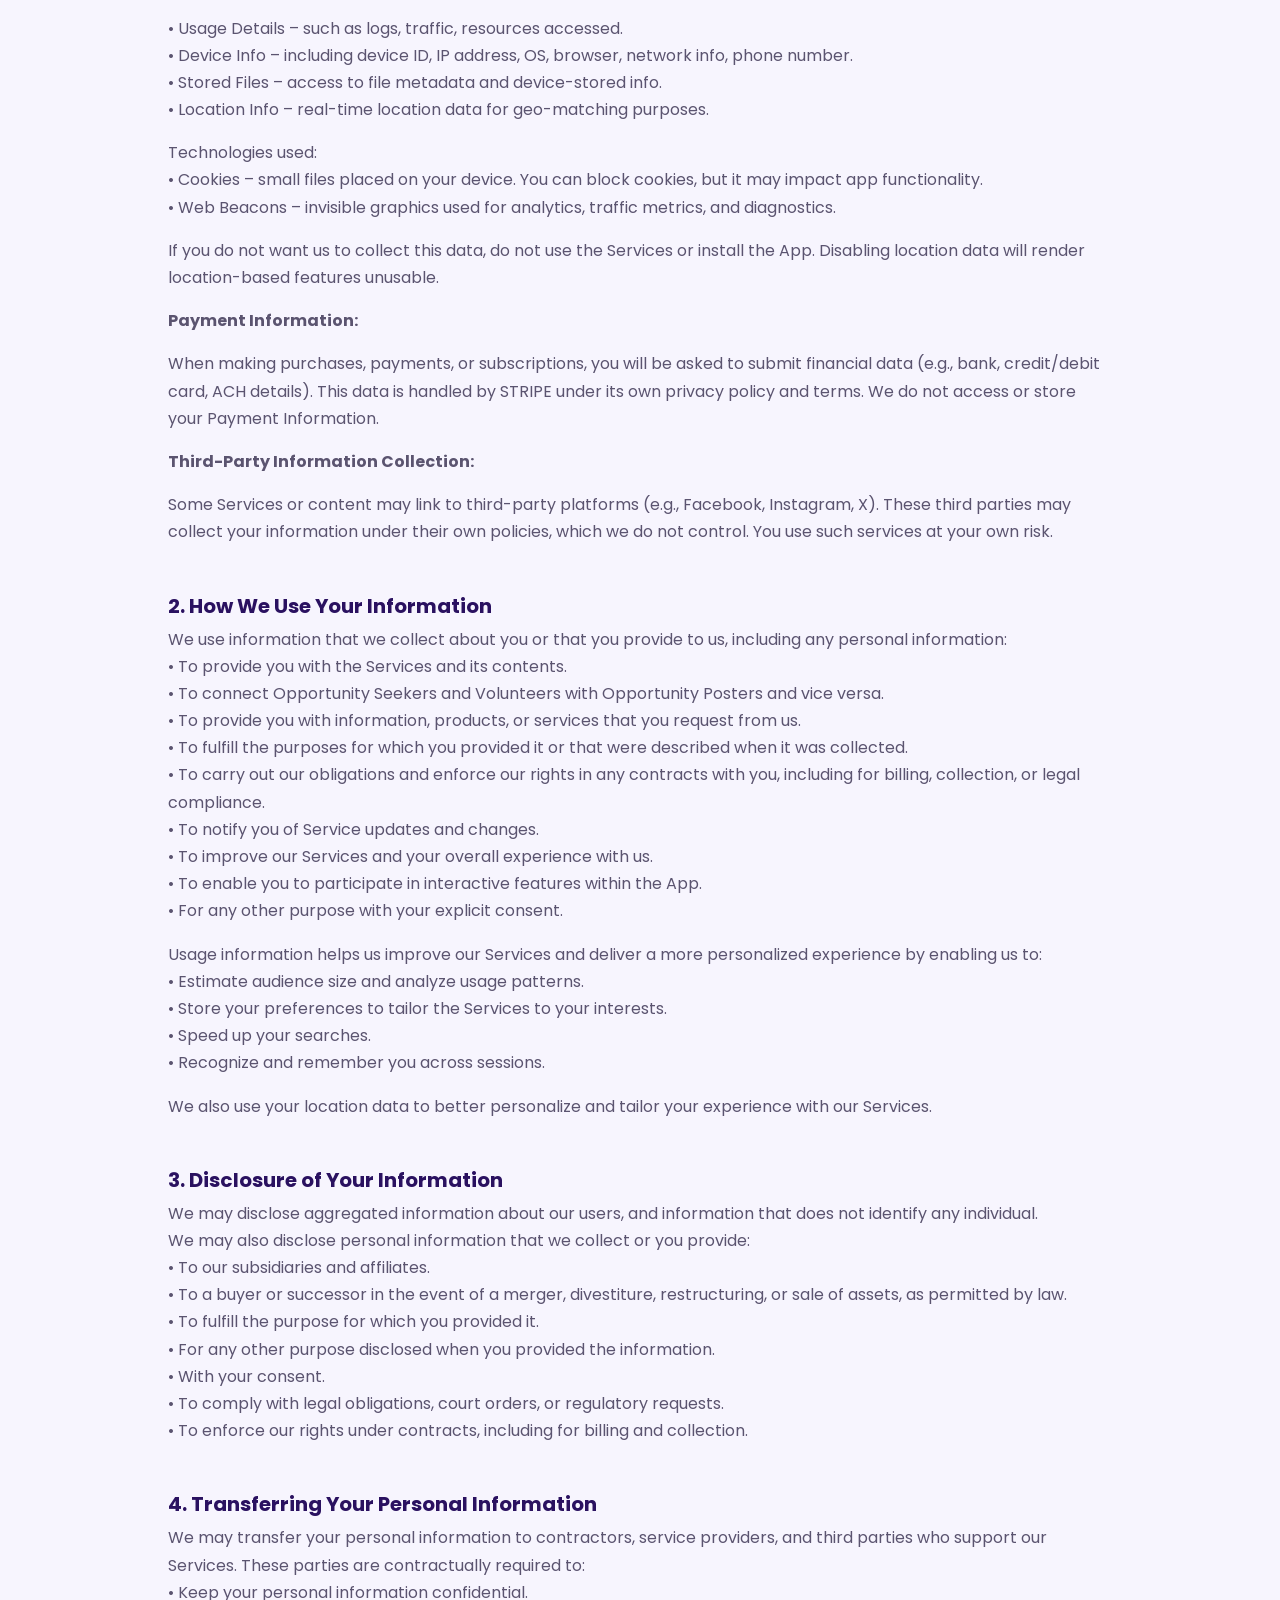
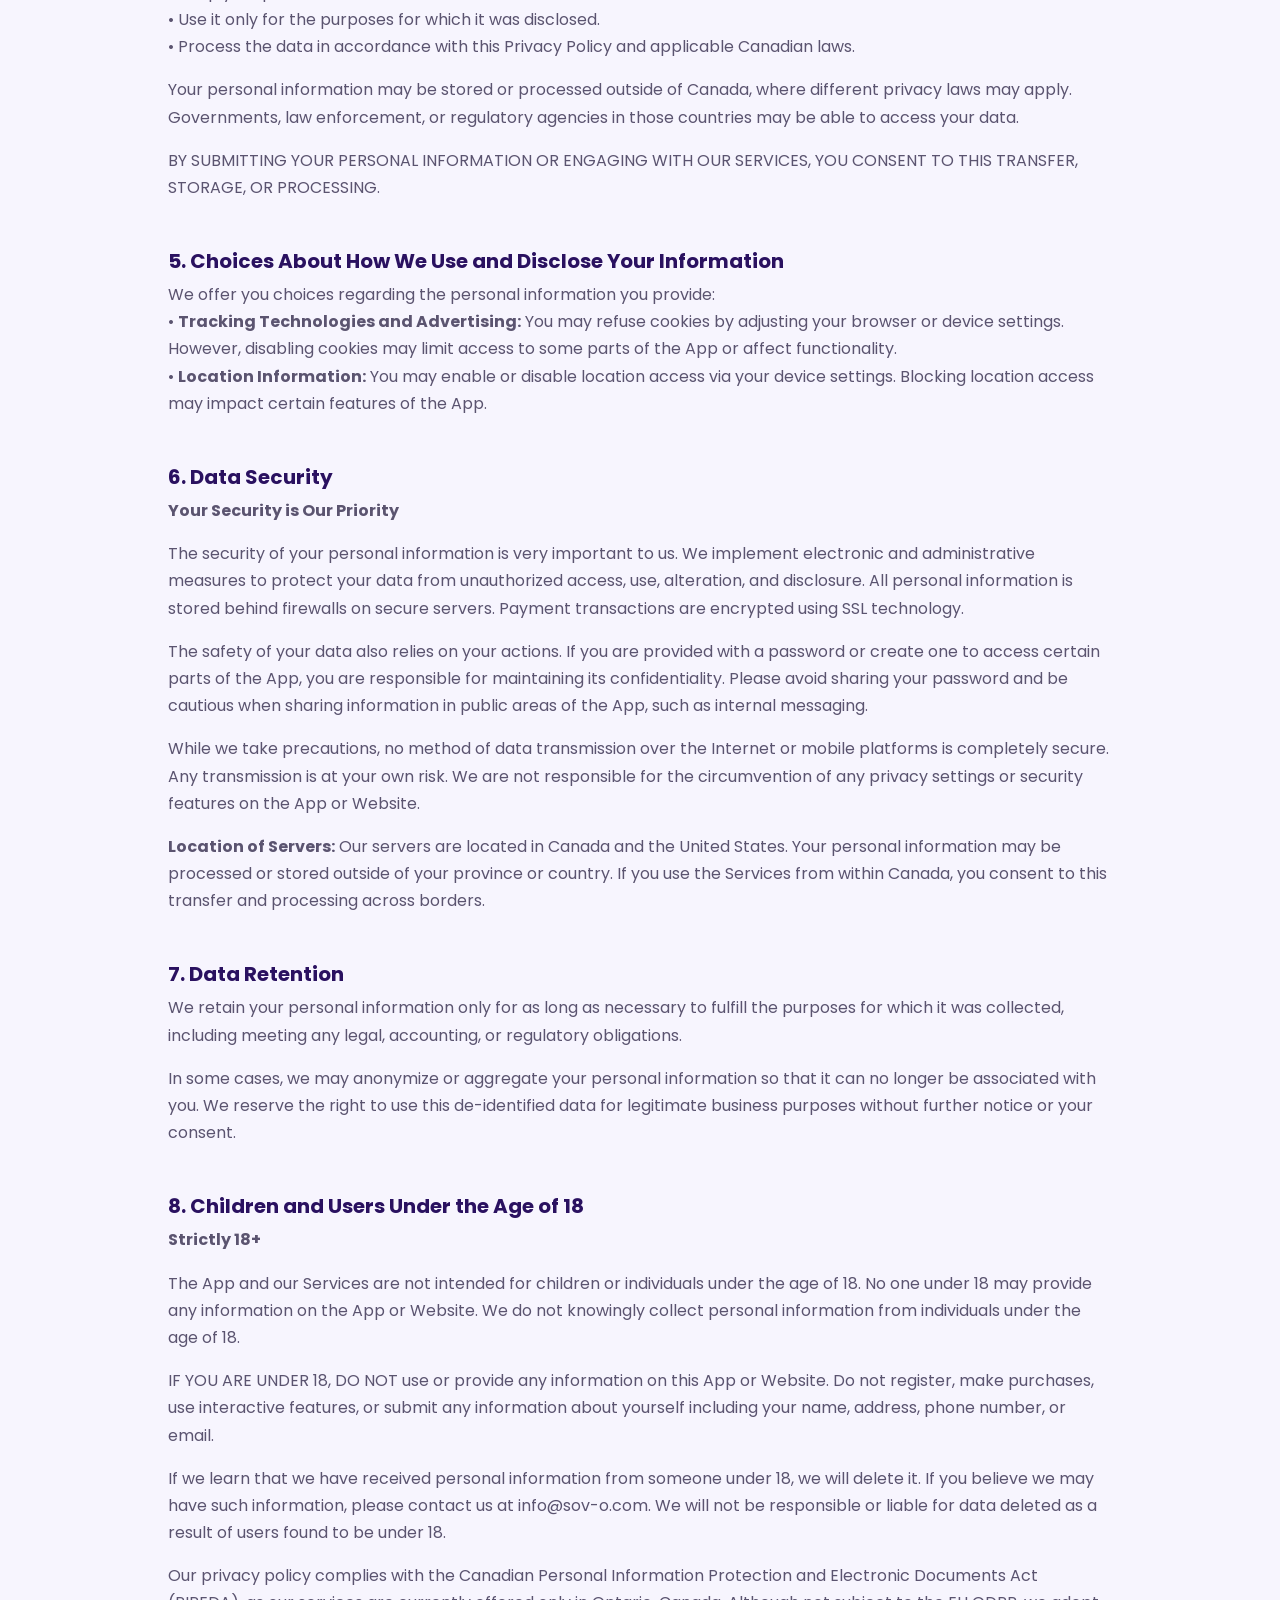
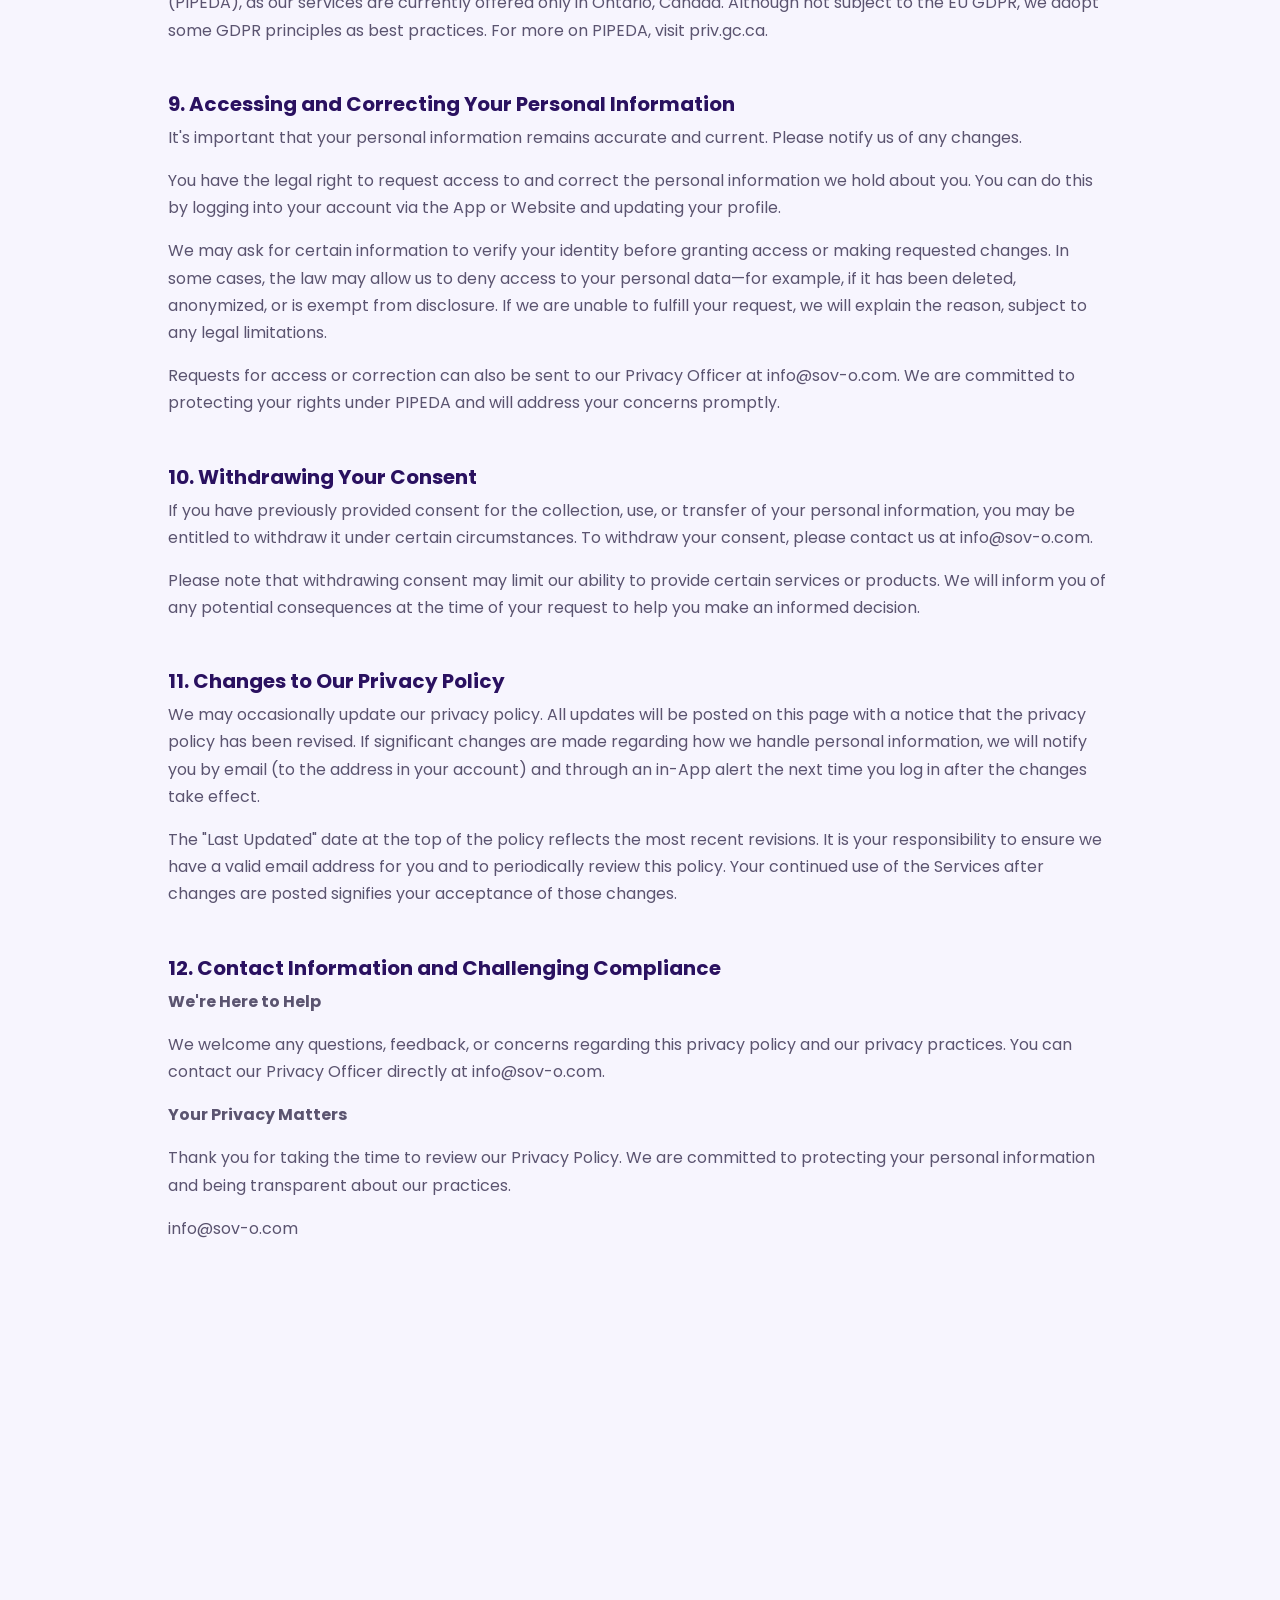
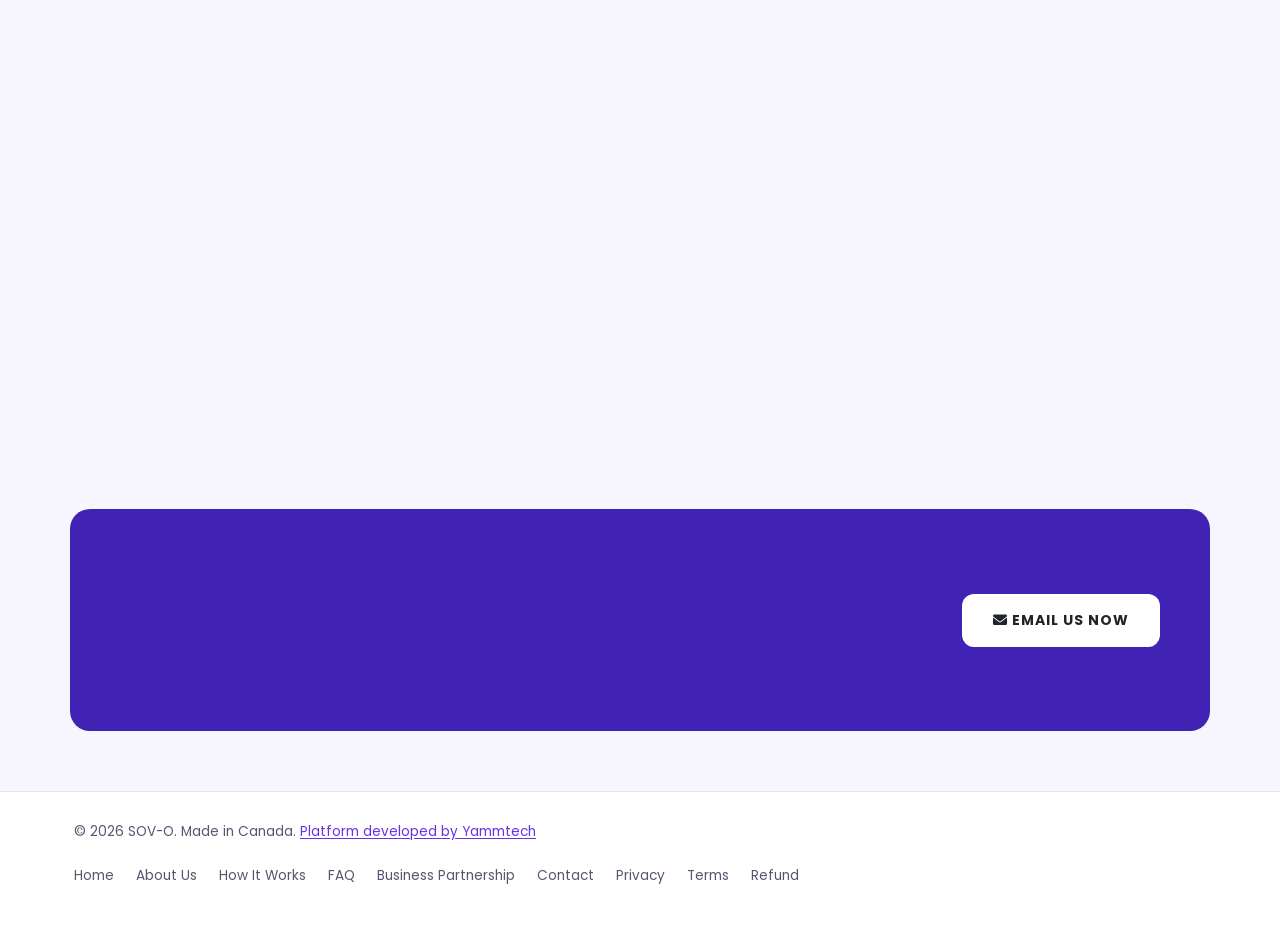
<file: privacy.html>
<!DOCTYPE html>
<html lang="en">

<head>

    <!-- Google Tag Manager -->
<script>(function(w,d,s,l,i){w[l]=w[l]||[];w[l].push({'gtm.start':
new Date().getTime(),event:'gtm.js'});var f=d.getElementsByTagName(s)[0],
j=d.createElement(s),dl=l!='dataLayer'?'&l='+l:'';j.async=true;j.src=
'https://www.googletagmanager.com/gtm.js?id='+i+dl;f.parentNode.insertBefore(j,f);
})(window,document,'script','dataLayer','GTM-M95XX3C2');</script>
<!-- End Google Tag Manager -->

    <meta charset="UTF-8">
    <link rel="apple-touch-icon" sizes="180x180" href="/favicon/apple-touch-icon.png">
    <link rel="icon" type="image/png" sizes="32x32" href="/favicon/favicon-32x32.png">
    <link rel="icon" type="image/png" sizes="16x16" href="/favicon/favicon-16x16.png">
    <link rel="manifest" href="/favicon/site.webmanifest">
    <meta http-equiv="X-UA-Compatible" content="IE=edge">
    <meta name="viewport" content="width=device-width, initial-scale=1.0">
    <!-- Meta Description -->
    <meta name="description"
        content="Explore the best mobile apps designed to enhance your experience. Discover top features, seamless performance, and easy downloads for iOS & Android.">
    <title>SOV-O | Privacy Policy</title>
    <link rel="stylesheet" href="https://cdnjs.cloudflare.com/ajax/libs/font-awesome/6.0.0/css/all.min.css">
    <!-- icofont-css-link -->
    <link rel="stylesheet" href="css/icofont.min.css">
    <!-- Owl-Carosal-Style-link -->
    <link rel="stylesheet" href="css/owl.carousel.min.css">
    <!-- Bootstrap-Style-link -->
    <link rel="stylesheet" href="css/bootstrap.min.css">
    <!-- Aos-Style-link -->
    <link rel="stylesheet" href="css/aos.css">
    <!-- Coustome-Style-link -->
    <link rel="stylesheet" href="css/style.css?v=2">
    <!-- Responsive-Style-link -->
    <link rel="stylesheet" href="css/responsive.css?v=2">
    <link href="https://fonts.googleapis.com/css2?family=Poppins:wght@400;500;600;700;800;900&display=swap" rel="stylesheet">
    <!-- Brand override, must load last -->
    <link rel="stylesheet" href="css/brand.css?v=5">
    <!-- Favicon -->
    <link rel="shortcut icon" href="images/favicon.png" type="image/x-icon">
    <!-- webfont-->
    <link rel="preconnect" href="https://fonts.googleapis.com">
    <link rel="preconnect" href="https://fonts.gstatic.com" crossorigin>
    <link href="https://fonts.googleapis.com/css2?family=Plus+Jakarta+Sans:wght@200..800&display=swap" rel="stylesheet">
    
    <!-- Meta Pixel Code -->
<script>
!function(f,b,e,v,n,t,s)
{if(f.fbq)return;n=f.fbq=function(){n.callMethod?
n.callMethod.apply(n,arguments):n.queue.push(arguments)};
if(!f._fbq)f._fbq=n;n.push=n;n.loaded=!0;n.version='2.0';
n.queue=[];t=b.createElement(e);t.async=!0;
t.src=v;s=b.getElementsByTagName(e)[0];
s.parentNode.insertBefore(t,s)}(window, document,'script',
'https://connect.facebook.net/en_US/fbevents.js');
fbq('init', '1578152634001623');
fbq('track', 'PageView');
</script>
<noscript><img height="1" width="1" style="display:none"
src="https://www.facebook.com/tr?id=1578152634001623&ev=PageView&noscript=1"
/></noscript>
<!-- End Meta Pixel Code -->
    
</head>

<body>
<!-- Google Tag Manager (noscript) -->
<noscript><iframe src="https://www.googletagmanager.com/ns.html?id=GTM-M95XX3C2"
height="0" width="0" style="display:none;visibility:hidden"></iframe></noscript>
<!-- End Google Tag Manager (noscript) -->

    <div class="page_wrapper">

        <div id="preloader">
            <div id="loader"></div>
        </div>

        <header>
            <div class="container">
                <nav class="navbar navbar-expand-lg">
                    <a class="navbar-brand" href="index.html">
                        <img src="images/logo.png" alt="image">
                    </a>

                    <button class="navbar-toggler" type="button" data-toggle="collapse"
                        data-target="#navbarSupportedContent" aria-controls="navbarSupportedContent"
                        aria-expanded="false" aria-label="Toggle navigation">
                        <span class="navbar-toggler-icon">
                            <div class="toggle-wrap">
                                <span class="toggle-bar"></span>
                            </div>
                        </span>
                    </button>

                    <div class="collapse navbar-collapse" id="navbarSupportedContent">
                        <ul class="navbar-nav ml-auto">
                            <li class="nav-item">
                                <a class="nav-link" href="index.html#find-help">Find Help</a>
                            </li>
                            <li class="nav-item">
                                <a class="nav-link" href="index.html#offer">Offer a Skill</a>
                            </li>
                            <li class="nav-item">
                                <a class="nav-link" href="index.html#how">How It Works</a>
                            </li>
                            <li class="nav-item">
                                <a class="nav-link" href="faq.html">FAQ</a>
                            </li>
                            <li class="nav-item">
                                <a class="nav-link" href="business.html">Business</a>
                            </li>
                            <li class="nav-item">
                                <a class="nav-link" href="contact.html">Contact</a>
                            </li>
                            <li class="nav-item">
                                <a class="btn puprple_btn" href="index.html#download">Download the App</a>
                            </li>
                        </ul>
                    </div>
                </nav>
            </div>
        </header>

        <div class="bred_crumb">
            <div class="container">
                <div class="bred_text">
                    <h1>Our Privacy Policy</h1>
                    <p>Your privacy is important to us. This policy explains how we collect, use, and protect your
                        personal information.</p>
                </div>
            </div>
        </div>

        <div class="container">
            <div class="row justify-content-center">
                <div class="col-md-10">
                    <div class="privacy-content">
                        <p><strong>Last modified: April 2025</strong></p>
                        
                        <p>We at SOV-O Ventures Inc. ("SOV-O", "company", "we", "us" or "our") respect your privacy and data security and are committed to protecting it by complying with this policy.</p>
                        <p>This policy describes:<br>• The types of information we may collect or that SOV-O Platform users and customers ("you") may provide when you use our services through our website (www.sov-o.com) or download, install, register with, access, or use the SOV-O App (collectively, the "Services").<br>• Our practices for collecting, using, maintaining, protecting, and disclosing that information.<br>• How we use personal information, and the circumstances under which we may share this information with a third party.</p>
                        <p>We will only use your personal information in accordance with this policy unless otherwise required by applicable law. We take steps to ensure that the personal information that we collect about you is adequate, relevant, not excessive, and used for limited, limited purposes.</p>
                        <p>Privacy laws in Canada generally define "personal information" as any information about an identifiable individual, which includes information that can be used on its own or with other information to identify, contact, or locate a single person. Personal information does not include business contact information, including your name, title, or business contact information.</p>
                        <p>This policy applies only to information we collect through your use of the Services on our Website, our App, in email, and other electronic communications sent through or in connection with the Services.</p>
                        <p>This policy DOES NOT apply to information that:<br>• We collect offline or on any other SOV-O platforms, apps or websites, including websites you may access through our Services.<br>• You provide to or is collected by any third party (see Third-Party Information Collection).</p>
                        <p>Our Services, and any third parties, may have their own privacy policies, which we encourage you to read before providing information on or through them.</p>
                        <p>Please read this policy carefully to understand our policies and practices for collecting, processing, and storing your information. IF YOU DO NOT AGREE WITH OUR POLICIES AND PRACTICES, DO NOT ENGAGE WITH THE SERVICES, INCLUDING ACCESSING THE WEBSITE OR DOWNLOADING, REGISTERING WITH, OR USING THE APP. BY ENGAGING WITH THE SERVICES, ACCESSING THE WEBSITE, OR DOWNLOADING, REGISTERING WITH, OR USING THE APP, YOU INDICATE THAT YOU UNDERSTAND, ACCEPT, AND CONSENT TO THE PRACTICES DESCRIBED IN THIS PRIVACY POLICY. This policy may change from time to time. Your continued use of the Services after we make changes indicates that you accept and consent to those changes, so please check the policy periodically for updates.</p>
                        
                        <h6 class="mt-5">Definitions</h6>
                        <ul>
                        <li><strong>"Opportunity Seeker"</strong> means any individual or entity that offers to perform services or Opportunities through the Services.</li>
                        <li><strong>"Opportunity Poster"</strong> means any individual or entity that posts Opportunity Services for an Opportunity Seeker or Volunteer to perform through the Services.</li>
                        <li><strong>"Opportunity Services"</strong> means any service posted by an Opportunity Poster or any service performed by an Opportunity Seeker.</li>
                        <li><strong>"User(s)"</strong> means any Opportunity Poster, Opportunity Seeker, Volunteer, or any other person or entity using the Services.</li>
                        <li><strong>"Volunteer"</strong> means any individual who provides unpaid assistance or services through the Services.</li>
                        <li><strong>"Wallet"</strong> means the escrow account system within the Services that facilitates financial transactions between users.</li>
                        <li><strong>"Job"</strong>  often referred to as opportunities. Can be used interchangeably on the application.</li>
                        </ul>
                        
                        <h6 class="mt-5">Policy Sections</h6>
                        <ul>
                        <li>1) Information We Collect About You and How We Collect It</li>
                        <li>2) How We Use Your Information</li>
                        <li>3) Disclosure of Your Information</li>
                        <li>4) Transferring Your Personal Information</li>
                        <li>5) Choices About How We Use and Disclose Your Information</li>
                        <li>6) Data Security</li>
                        <li>7) Data Retention</li>
                        <li>8) Children and Users Under the Age of 18</li>
                        <li>9) Accessing and Correcting Your Personal Information</li>
                        <li>10) Withdrawing Your Consent</li>
                        <li>11) Changes to Our Privacy Policy</li>
                        <li>12) Contact Information and Challenging Compliance</li>
                        </ul>
                        
                        <h6 class="mt-5">1. Information We Collect About You and How We Collect It</h6>
                        <p>We collect information about you through:<br>• Direct interactions with you when you provide it to us, for example, by filling in electronic forms, corresponding with us, and submitting your information required to make a user account and engage with our services, such as providing or obtaining an Opportunity Service.<br>• Interactions between Opportunity Seekers, Opportunity Posters, and Volunteers. To ensure your safety and for quality assurance purposes, we may collect data related to these interactions.<br>• Automated technologies or interactions, such as when you use the App. This includes usage details, IP addresses, and data from cookies, web beacons, and other tracking technologies.</p>
                        <p>The types of information that we collect include:<br>• Personal information that can directly or indirectly identify you (e.g., name, mailing address, email, phone number, IP address, username, billing details, geolocation).<br>• ID and verification for Opportunity Seekers, including government photo ID or professional certificates.<br>• Non-personal or aggregated data (e.g., demographics, usage statistics).<br>• Access to user messages for safety and quality assurance.<br>• Technical information such as device type, login info, time zone settings, and usage details.</p>
                        <p>Depending on your age and jurisdiction, we may require a copy of your ID for verification. These documents are used solely for this purpose and are deleted immediately after processing.</p>
                        <p><strong> Information You Provide to Us:</strong></p>
                        <p>When using our Services, you may provide:<br>• Form submissions (e.g., registration, subscription, service requests, contests).<br>• Contact details (e.g., email, phone) and correspondence history.<br>• Transaction records and payment-related information.<br>• Search queries on the App.<br>• Geolocation data (city, province/state, country).<br>• Media content (e.g., pictures, videos, documents related to Opportunity Services).<br>• User Contributions posted publicly on the App or Website.</p>
                        <p>While you can adjust privacy settings in your profile, we cannot control the behavior of others who may access your public User Contributions.</p>
                        <p><strong> Automatic Information Collection and Tracking Technologies:</strong></p>
                        <p>• Usage Details – such as logs, traffic, resources accessed.<br>• Device Info – including device ID, IP address, OS, browser, network info, phone number.<br>• Stored Files – access to file metadata and device-stored info.<br>• Location Info – real-time location data for geo-matching purposes.</p>
                        <p>Technologies used:<br>• Cookies – small files placed on your device. You can block cookies, but it may impact app functionality.<br>• Web Beacons – invisible graphics used for analytics, traffic metrics, and diagnostics.</p>
                        <p>If you do not want us to collect this data, do not use the Services or install the App. Disabling location data will render location-based features unusable.</p>
                        <p><strong> Payment Information:</strong></p>
                        <p>When making purchases, payments, or subscriptions, you will be asked to submit financial data (e.g., bank, credit/debit card, ACH details). This data is handled by STRIPE under its own privacy policy and terms. We do not access or store your Payment Information.</p>
                        <p><strong> Third-Party Information Collection:</strong></p>
                        <p>Some Services or content may link to third-party platforms (e.g., Facebook, Instagram, X). These third parties may collect your information under their own policies, which we do not control. You use such services at your own risk.</p>
                        
                        <h6 class="mt-5">2. How We Use Your Information</h6>
                        <p>We use information that we collect about you or that you provide to us, including any personal information:<br>• To provide you with the Services and its contents.<br>• To connect Opportunity Seekers and Volunteers with Opportunity Posters and vice versa.<br>• To provide you with information, products, or services that you request from us.<br>• To fulfill the purposes for which you provided it or that were described when it was collected.<br>• To carry out our obligations and enforce our rights in any contracts with you, including for billing, collection, or legal compliance.<br>• To notify you of Service updates and changes.<br>• To improve our Services and your overall experience with us.<br>• To enable you to participate in interactive features within the App.<br>• For any other purpose with your explicit consent.</p>
                        <p>Usage information helps us improve our Services and deliver a more personalized experience by enabling us to:<br>• Estimate audience size and analyze usage patterns.<br>• Store your preferences to tailor the Services to your interests.<br>• Speed up your searches.<br>• Recognize and remember you across sessions.</p>
                        <p>We also use your location data to better personalize and tailor your experience with our Services.</p>
                        
                        <h6 class="mt-5">3. Disclosure of Your Information</h6>
                        <p>We may disclose aggregated information about our users, and information that does not identify any individual.<br>We may also disclose personal information that we collect or you provide:<br>• To our subsidiaries and affiliates.<br>• To a buyer or successor in the event of a merger, divestiture, restructuring, or sale of assets, as permitted by law.<br>• To fulfill the purpose for which you provided it.<br>• For any other purpose disclosed when you provided the information.<br>• With your consent.<br>• To comply with legal obligations, court orders, or regulatory requests.<br>• To enforce our rights under contracts, including for billing and collection.</p>
                        
                        <h6 class="mt-5">4. Transferring Your Personal Information</h6>
                        <p>We may transfer your personal information to contractors, service providers, and third parties who support our Services. These parties are contractually required to:<br>• Keep your personal information confidential.<br>• Use it only for the purposes for which it was disclosed.<br>• Process the data in accordance with this Privacy Policy and applicable Canadian laws.</p>
                        <p>Your personal information may be stored or processed outside of Canada, where different privacy laws may apply. Governments, law enforcement, or regulatory agencies in those countries may be able to access your data.</p>
                        <p>BY SUBMITTING YOUR PERSONAL INFORMATION OR ENGAGING WITH OUR SERVICES, YOU CONSENT TO THIS TRANSFER, STORAGE, OR PROCESSING.</p>
                        
                        <h6 class="mt-5">5. Choices About How We Use and Disclose Your Information</h6>
                        <p>We offer you choices regarding the personal information you provide:<br>• <strong>Tracking Technologies and Advertising:</strong> You may refuse cookies by adjusting your browser or device settings. However, disabling cookies may limit access to some parts of the App or affect functionality.<br>• <strong>Location Information:</strong> You may enable or disable location access via your device settings. Blocking location access may impact certain features of the App.</p>
                        
                        <h6 class="mt-5">6. Data Security</h6>
                        <p><strong>Your Security is Our Priority</strong></p>
                        <p>The security of your personal information is very important to us. We implement electronic and administrative measures to protect your data from unauthorized access, use, alteration, and disclosure. All personal information is stored behind firewalls on secure servers. Payment transactions are encrypted using SSL technology.</p>
                        <p>The safety of your data also relies on your actions. If you are provided with a password or create one to access certain parts of the App, you are responsible for maintaining its confidentiality. Please avoid sharing your password and be cautious when sharing information in public areas of the App, such as internal messaging.</p>
                        <p>While we take precautions, no method of data transmission over the Internet or mobile platforms is completely secure. Any transmission is at your own risk. We are not responsible for the circumvention of any privacy settings or security features on the App or Website.</p>
                        <p><strong>Location of Servers:</strong> Our servers are located in Canada and the United States. Your personal information may be processed or stored outside of your province or country. If you use the Services from within Canada, you consent to this transfer and processing across borders.</p>
                        
                        <h6 class="mt-5">7. Data Retention</h6>
                        <p>We retain your personal information only for as long as necessary to fulfill the purposes for which it was collected, including meeting any legal, accounting, or regulatory obligations.</p>
                        <p>In some cases, we may anonymize or aggregate your personal information so that it can no longer be associated with you. We reserve the right to use this de-identified data for legitimate business purposes without further notice or your consent.</p>
                        
                        <h6 class="mt-5">8. Children and Users Under the Age of 18</h6>
                        <p><strong>Strictly 18+</strong></p>
                        <p>The App and our Services are not intended for children or individuals under the age of 18. No one under 18 may provide any information on the App or Website. We do not knowingly collect personal information from individuals under the age of 18.</p>
                        <p>IF YOU ARE UNDER 18, DO NOT use or provide any information on this App or Website. Do not register, make purchases, use interactive features, or submit any information about yourself including your name, address, phone number, or email.</p>
                        <p>If we learn that we have received personal information from someone under 18, we will delete it. If you believe we may have such information, please contact us at <a href="mailto:info@sov-o.com">info@sov-o.com</a>. We will not be responsible or liable for data deleted as a result of users found to be under 18.</p>
                        <p>Our privacy policy complies with the Canadian Personal Information Protection and Electronic Documents Act (PIPEDA), as our services are currently offered only in Ontario, Canada. Although not subject to the EU GDPR, we adopt some GDPR principles as best practices. For more on PIPEDA, visit priv.gc.ca.</p>
                        
                        <h6 class="mt-5">9. Accessing and Correcting Your Personal Information</h6>
                        <p>It's important that your personal information remains accurate and current. Please notify us of any changes.</p>
                        <p>You have the legal right to request access to and correct the personal information we hold about you. You can do this by logging into your account via the App or Website and updating your profile.</p>
                        <p>We may ask for certain information to verify your identity before granting access or making requested changes. In some cases, the law may allow us to deny access to your personal data—for example, if it has been deleted, anonymized, or is exempt from disclosure. If we are unable to fulfill your request, we will explain the reason, subject to any legal limitations.</p>
                        <p>Requests for access or correction can also be sent to our Privacy Officer at <a href="mailto:info@sov-o.com">info@sov-o.com</a>. We are committed to protecting your rights under PIPEDA and will address your concerns promptly.</p>
                        
                        <h6 class="mt-5">10. Withdrawing Your Consent</h6>
                        <p>If you have previously provided consent for the collection, use, or transfer of your personal information, you may be entitled to withdraw it under certain circumstances. To withdraw your consent, please contact us at <a href="mailto:info@sov-o.com">info@sov-o.com</a>.</p>
                        <p>Please note that withdrawing consent may limit our ability to provide certain services or products. We will inform you of any potential consequences at the time of your request to help you make an informed decision.</p>
                        
                        <h6 class="mt-5">11. Changes to Our Privacy Policy</h6>
                        <p>We may occasionally update our privacy policy. All updates will be posted on this page with a notice that the privacy policy has been revised. If significant changes are made regarding how we handle personal information, we will notify you by email (to the address in your account) and through an in-App alert the next time you log in after the changes take effect.</p>
                        <p>The "Last Updated" date at the top of the policy reflects the most recent revisions. It is your responsibility to ensure we have a valid email address for you and to periodically review this policy. Your continued use of the Services after changes are posted signifies your acceptance of those changes.</p>
                        
                        <h6 class="mt-5">12. Contact Information and Challenging Compliance</h6>
                        <p><strong>We're Here to Help</strong></p>
                        <p>We welcome any questions, feedback, or concerns regarding this privacy policy and our privacy practices. You can contact our Privacy Officer directly at <a href="mailto:info@sov-o.com">info@sov-o.com</a>.</p>
                        
                        <p><strong>Your Privacy Matters</strong></p>
                        <p>Thank you for taking the time to review our Privacy Policy. We are committed to protecting your personal information and being transparent about our practices.</p>
                        <p><a href="mailto:info@sov-o.com">info@sov-o.com</a></p>
                    </div>
                </div>
            </div>

        </div>







        <section class="row_am free_app_section white_text" id="">
            <div class="container">
                <div class="free_app_inner" data-aos="fade-in" data-aos-duration="1500" data-aos-delay="100">
                    <div class="ribbon-wrapper">
                        <div class="ribbon">Coming Soon</div>
                    </div>
                    <div class="element">
                        <span class="element1"> <img src="images/element-white1.png" alt="image"> </span>
                        <span class="element2"> <img src="images/element-white2.png" alt="image"> </span>
                    </div>
                    <div class="row">
                        <div class="col-md-6">
                            <div class="free_text">
                                <div class="section_title">
                                    <span class="title_badge lighter mb-1">Download App</span>
                                    <h2>Get the SOV-O App to Discover or Post Opportunities — Paid or Volunteer</h2>
                                    <p>Download the SOV-O app now and easily connect with skilled individuals or post
                                        opportunities across trades, services, and volunteering — all in one place.</p>
                                </div>
                                <ul class="app_btn">
                                    <li>
                                        <a href="https://apps.apple.com/app/id6746269655" target="_blank" rel="noopener noreferrer">
                                            <img src="images/appstore_blue.png" alt="image">
                                        </a>
                                    </li>
                                    <li>
                                        <a href="https://play.google.com/store/apps/details?id=com.sovo.example" target="_blank" rel="noopener noreferrer">
                                            <img src="images/googleplay_blue.png" alt="image">
                                        </a>
                                    </li>
                                </ul>
                            </div>
                        </div>
                        <div class="col-md-6">
                            <div class="free_img">
                                <img class="mobile_mockup" src="images/download-screen.png" alt="image">
                            </div>
                        </div>
                    </div>
                </div>
            </div>
        </section>

        <section class="cta_section new white_text" id="support_sec">
            <div class="container">
                <div class="cta_box">
                    <div class="element">
                        <span class="element1"> <img src="images/element-white-small.png" alt="image"> </span>
                        <span class="element2"> <img src="images/element-white-small.png" alt="image"> </span>
                    </div>
                    <div class="left">
                        <div class="section_title aos-init aos-animate" data-aos="fade-in" data-aos-duration="1500"
                            data-aos-delay="100">
                            <img src="images/customer-icon.png" class="customer_icon" alt="image">
                            <h3>Need Assistance?</h3>
                            <p>Our support team is here to help you 24/7 with any queries.</p>
                        </div>
                    </div>
                    <div class="right">
                        <div class="btn_block">

                            &nbsp;
                            <a href="mailto:support@sov.com" class="btn aos-init aos-animate email_btn">
                                <i class="fas fa-envelope"></i> Email Us Now
                            </a>
                        </div>
                    </div>
                </div>
            </div>
        </section>

                <footer class="foot">
            <div class="wrap foot-in">
                <span class="foot-credit">&copy; 2026 SOV-O. Made in Canada. <a href="https://yammtech.com/" target="_blank"
                        rel="noopener">Platform developed by Yammtech</a></span>
                <nav class="foot-links" aria-label="Footer">
                    <a href="index.html">Home</a>
                    <a href="about.html">About Us</a>
                    <a href="index.html#how">How It Works</a>
                    <a href="faq.html">FAQ</a>
                    <a href="business.html">Business Partnership</a>
                    <a href="contact.html">Contact</a>
                    <a href="privacy.html">Privacy</a>
                    <a href="terms.html">Terms</a>
                    <a href="refund.html">Refund</a>
                </nav>
            </div>
        </footer>

        <div class="go_top" id="Gotop">
            <span><i class="fas fa-arrow-up"></i></span>
        </div>

        <div class="purple_backdrop"></div>
    </div>

    <!-- Jquery-js-Link -->
    <script src="js/jquery.js"></script>
    <!-- owl-js-Link -->
    <script src="js/owl.carousel.min.js"></script>
    <!-- bootstrap-js-Link -->
    <script src="js/bootstrap.min.js"></script>
    <!-- aos-js-Link -->
    <script src="js/aos.js"></script>
    <!-- Typed Js Cdn -->
    <script src='js/typed.min.js'></script>
    <!-- main-js-Link -->
    <script src="js/main.js"></script>

</body>

</html>
</file>
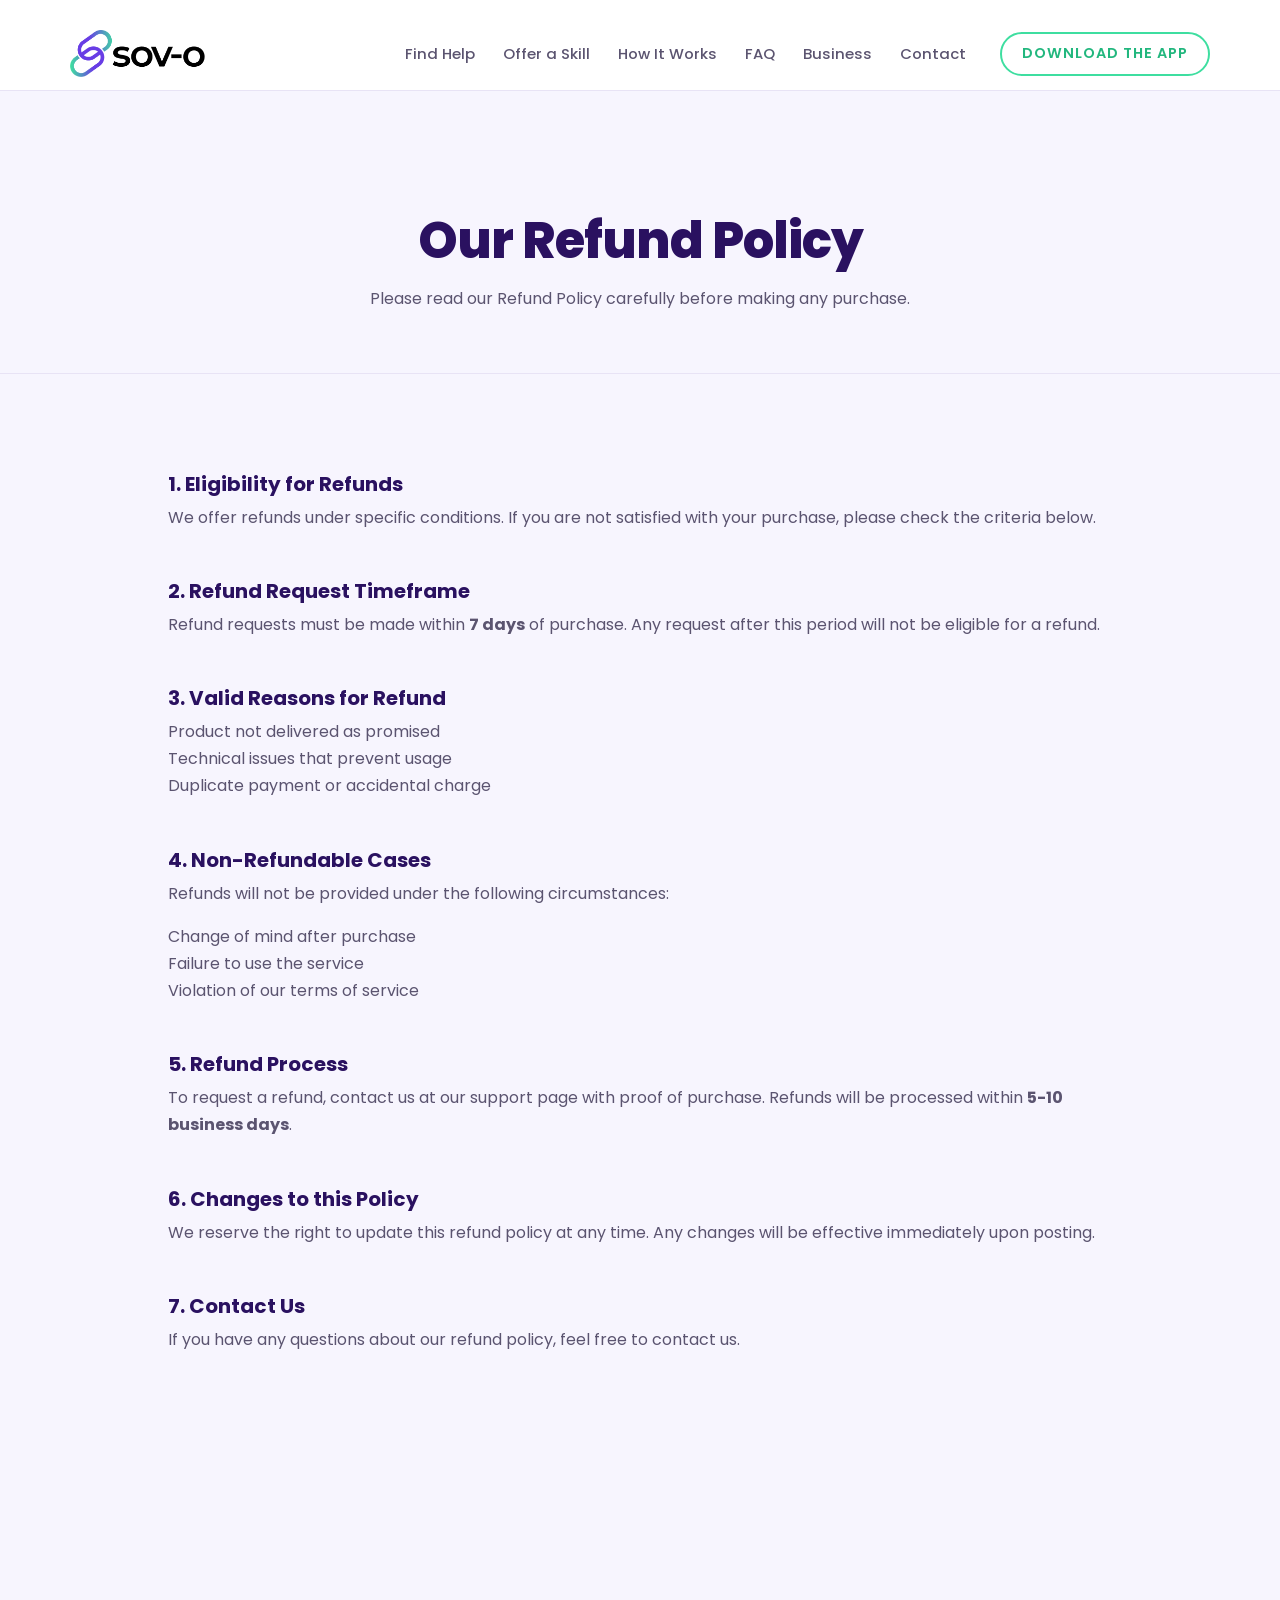
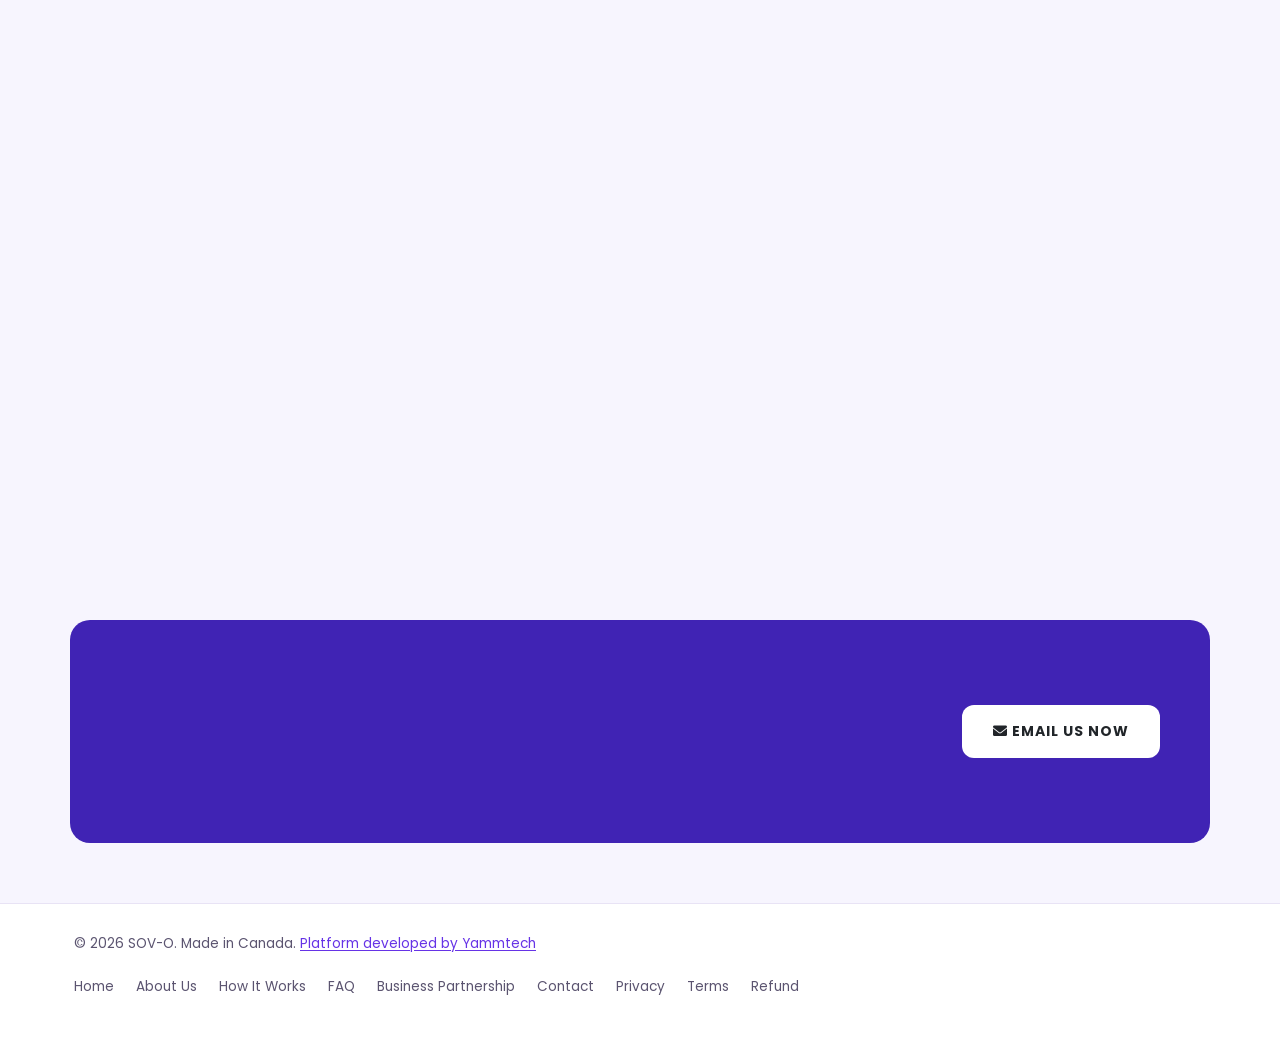
<file: refund.html>
<!DOCTYPE html>
<html lang="en">

<head>

    <!-- Google Tag Manager -->
<script>(function(w,d,s,l,i){w[l]=w[l]||[];w[l].push({'gtm.start':
new Date().getTime(),event:'gtm.js'});var f=d.getElementsByTagName(s)[0],
j=d.createElement(s),dl=l!='dataLayer'?'&l='+l:'';j.async=true;j.src=
'https://www.googletagmanager.com/gtm.js?id='+i+dl;f.parentNode.insertBefore(j,f);
})(window,document,'script','dataLayer','GTM-M95XX3C2');</script>
<!-- End Google Tag Manager -->

    <meta charset="UTF-8">
    <link rel="apple-touch-icon" sizes="180x180" href="/favicon/apple-touch-icon.png">
    <link rel="icon" type="image/png" sizes="32x32" href="/favicon/favicon-32x32.png">
    <link rel="icon" type="image/png" sizes="16x16" href="/favicon/favicon-16x16.png">
    <link rel="manifest" href="/favicon/site.webmanifest">
    <meta http-equiv="X-UA-Compatible" content="IE=edge">
    <meta name="viewport" content="width=device-width, initial-scale=1.0">
    <!-- Meta Description -->
    <meta name="description"
        content="Explore the best mobile apps designed to enhance your experience. Discover top features, seamless performance, and easy downloads for iOS & Android.">
    <title>SOV-O | Refund Policy</title>
    <link rel="stylesheet" href="https://cdnjs.cloudflare.com/ajax/libs/font-awesome/6.0.0/css/all.min.css">
    <!-- icofont-css-link -->
    <link rel="stylesheet" href="css/icofont.min.css">
    <!-- Owl-Carosal-Style-link -->
    <link rel="stylesheet" href="css/owl.carousel.min.css">
    <!-- Bootstrap-Style-link -->
    <link rel="stylesheet" href="css/bootstrap.min.css">
    <!-- Aos-Style-link -->
    <link rel="stylesheet" href="css/aos.css">
    <!-- Coustome-Style-link -->
    <link rel="stylesheet" href="css/style.css?v=2">
    <!-- Responsive-Style-link -->
    <link rel="stylesheet" href="css/responsive.css?v=2">
    <link href="https://fonts.googleapis.com/css2?family=Poppins:wght@400;500;600;700;800;900&display=swap" rel="stylesheet">
    <!-- Brand override, must load last -->
    <link rel="stylesheet" href="css/brand.css?v=5">
    <!-- Favicon -->
    <link rel="shortcut icon" href="images/favicon.png" type="image/x-icon">
    <!-- webfont-->
    <link rel="preconnect" href="https://fonts.googleapis.com">
    <link rel="preconnect" href="https://fonts.gstatic.com" crossorigin>
    <link href="https://fonts.googleapis.com/css2?family=Plus+Jakarta+Sans:wght@200..800&display=swap" rel="stylesheet">
    
    <!-- Meta Pixel Code -->
<script>
!function(f,b,e,v,n,t,s)
{if(f.fbq)return;n=f.fbq=function(){n.callMethod?
n.callMethod.apply(n,arguments):n.queue.push(arguments)};
if(!f._fbq)f._fbq=n;n.push=n;n.loaded=!0;n.version='2.0';
n.queue=[];t=b.createElement(e);t.async=!0;
t.src=v;s=b.getElementsByTagName(e)[0];
s.parentNode.insertBefore(t,s)}(window, document,'script',
'https://connect.facebook.net/en_US/fbevents.js');
fbq('init', '1578152634001623');
fbq('track', 'PageView');
</script>
<noscript><img height="1" width="1" style="display:none"
src="https://www.facebook.com/tr?id=1578152634001623&ev=PageView&noscript=1"
/></noscript>
<!-- End Meta Pixel Code -->
    
</head>

<body>
<!-- Google Tag Manager (noscript) -->
<noscript><iframe src="https://www.googletagmanager.com/ns.html?id=GTM-M95XX3C2"
height="0" width="0" style="display:none;visibility:hidden"></iframe></noscript>
<!-- End Google Tag Manager (noscript) -->

    <div class="page_wrapper">

        <div id="preloader">
            <div id="loader"></div>
        </div>

        <header>
            <div class="container">
                <nav class="navbar navbar-expand-lg">
                    <a class="navbar-brand" href="index.html">
                        <img src="images/logo.png" alt="image">
                    </a>

                    <button class="navbar-toggler" type="button" data-toggle="collapse"
                        data-target="#navbarSupportedContent" aria-controls="navbarSupportedContent"
                        aria-expanded="false" aria-label="Toggle navigation">
                        <span class="navbar-toggler-icon">
                            <div class="toggle-wrap">
                                <span class="toggle-bar"></span>
                            </div>
                        </span>
                    </button>

                    <div class="collapse navbar-collapse" id="navbarSupportedContent">
                        <ul class="navbar-nav ml-auto">
                            <li class="nav-item">
                                <a class="nav-link" href="index.html#find-help">Find Help</a>
                            </li>
                            <li class="nav-item">
                                <a class="nav-link" href="index.html#offer">Offer a Skill</a>
                            </li>
                            <li class="nav-item">
                                <a class="nav-link" href="index.html#how">How It Works</a>
                            </li>
                            <li class="nav-item">
                                <a class="nav-link" href="faq.html">FAQ</a>
                            </li>
                            <li class="nav-item">
                                <a class="nav-link" href="business.html">Business</a>
                            </li>
                            <li class="nav-item">
                                <a class="nav-link" href="contact.html">Contact</a>
                            </li>
                            <li class="nav-item">
                                <a class="btn puprple_btn" href="index.html#download">Download the App</a>
                            </li>
                        </ul>
                    </div>
                </nav>
            </div>
        </header>

        <div class="bred_crumb">
            <div class="container">
                <div class="bred_text">
                    <h1>Our Refund Policy</h1>
                    <p>Please read our Refund Policy carefully before making any purchase.</p>
                </div>
            </div>
        </div>

        <div class="container">
            <div class="row justify-content-center">
                <div class="col-md-10">
                    <div class="refund-content">
                        <h6 class="mt-5">1. Eligibility for Refunds</h6>
                        <p>We offer refunds under specific conditions. If you are not satisfied with your purchase,
                            please check the criteria below.</p>

                        <h6 class="mt-5">2. Refund Request Timeframe</h6>
                        <p>Refund requests must be made within <strong>7 days</strong> of purchase. Any request after
                            this period will not be eligible for a refund.</p>

                        <h6 class="mt-5">3. Valid Reasons for Refund</h6>
                        <ul>
                            <li>Product not delivered as promised</li>
                            <li>Technical issues that prevent usage</li>
                            <li>Duplicate payment or accidental charge</li>
                        </ul>

                        <h6 class="mt-5">4. Non-Refundable Cases</h6>
                        <p>Refunds will not be provided under the following circumstances:</p>
                        <ul>
                            <li>Change of mind after purchase</li>
                            <li>Failure to use the service</li>
                            <li>Violation of our terms of service</li>
                        </ul>

                        <h6 class="mt-5">5. Refund Process</h6>
                        <p>To request a refund, contact us at <a href="contact.html">our support page</a> with proof of
                            purchase. Refunds will be processed within <strong>5-10 business days</strong>.</p>

                        <h6 class="mt-5">6. Changes to this Policy</h6>
                        <p>We reserve the right to update this refund policy at any time. Any changes will be effective
                            immediately upon posting.</p>

                        <h6 class="mt-5">7. Contact Us</h6>
                        <p>If you have any questions about our refund policy, feel free to <a
                                href="contact.html">contact us</a>.</p>
                    </div>
                </div>
            </div>

        </div>








        <section class="row_am free_app_section white_text" id="">
            <div class="container">
                <div class="free_app_inner" data-aos="fade-in" data-aos-duration="1500" data-aos-delay="100">
                    <div class="ribbon-wrapper">
                        <div class="ribbon">Coming Soon</div>
                    </div>
                    <div class="element">
                        <span class="element1"> <img src="images/element-white1.png" alt="image"> </span>
                        <span class="element2"> <img src="images/element-white2.png" alt="image"> </span>
                    </div>
                    <div class="row">
                        <div class="col-md-6">
                            <div class="free_text">
                                <div class="section_title">
                                    <span class="title_badge lighter mb-1">Download App</span>
                                    <h2>Get the SOV-O App to Discover or Post Opportunities — Paid or Volunteer</h2>
                                    <p>Download the SOV-O app now and easily connect with skilled individuals or post
                                        opportunities across trades, services, and volunteering — all in one place.</p>
                                </div>
                                <ul class="app_btn">
                                    <li>
                                        <a href="https://apps.apple.com/app/id6746269655" target="_blank" rel="noopener noreferrer">
                                            <img src="images/appstore_blue.png" alt="image">
                                        </a>
                                    </li>
                                    <li>
                                        <a href="https://play.google.com/store/apps/details?id=com.sovo.example" target="_blank" rel="noopener noreferrer">
                                            <img src="images/googleplay_blue.png" alt="image">
                                        </a>
                                    </li>
                                </ul>
                            </div>
                        </div>
                        <div class="col-md-6">
                            <div class="free_img">
                                <img class="mobile_mockup" src="images/download-screen.png" alt="image">
                            </div>
                        </div>
                    </div>
                </div>
            </div>
        </section>

        <section class="cta_section new white_text" id="support_sec">
            <div class="container">
                <div class="cta_box">
                    <div class="element">
                        <span class="element1"> <img src="images/element-white-small.png" alt="image"> </span>
                        <span class="element2"> <img src="images/element-white-small.png" alt="image"> </span>
                    </div>
                    <div class="left">
                        <div class="section_title aos-init aos-animate" data-aos="fade-in" data-aos-duration="1500"
                            data-aos-delay="100">
                            <img src="images/customer-icon.png" class="customer_icon" alt="image">
                            <h3>Need Assistance?</h3>
                            <p>Our support team is here to help you 24/7 with any queries.</p>
                        </div>
                    </div>
                    <div class="right">
                        <div class="btn_block">

                            &nbsp;
                            <a href="mailto:support@sov.com" class="btn aos-init aos-animate email_btn">
                                <i class="fas fa-envelope"></i> Email Us Now
                            </a>
                        </div>
                    </div>
                </div>
            </div>
        </section>

                <footer class="foot">
            <div class="wrap foot-in">
                <span class="foot-credit">&copy; 2026 SOV-O. Made in Canada. <a href="https://yammtech.com/" target="_blank"
                        rel="noopener">Platform developed by Yammtech</a></span>
                <nav class="foot-links" aria-label="Footer">
                    <a href="index.html">Home</a>
                    <a href="about.html">About Us</a>
                    <a href="index.html#how">How It Works</a>
                    <a href="faq.html">FAQ</a>
                    <a href="business.html">Business Partnership</a>
                    <a href="contact.html">Contact</a>
                    <a href="privacy.html">Privacy</a>
                    <a href="terms.html">Terms</a>
                    <a href="refund.html">Refund</a>
                </nav>
            </div>
        </footer>

        <div class="go_top" id="Gotop">
            <span><i class="fas fa-arrow-up"></i></span>
        </div>

        <div class="purple_backdrop"></div>
    </div>

    <!-- Jquery-js-Link -->
    <script src="js/jquery.js"></script>
    <!-- owl-js-Link -->
    <script src="js/owl.carousel.min.js"></script>
    <!-- bootstrap-js-Link -->
    <script src="js/bootstrap.min.js"></script>
    <!-- aos-js-Link -->
    <script src="js/aos.js"></script>
    <!-- Typed Js Cdn -->
    <script src='js/typed.min.js'></script>
    <!-- main-js-Link -->
    <script src="js/main.js"></script>

</body>

</html>
</file>
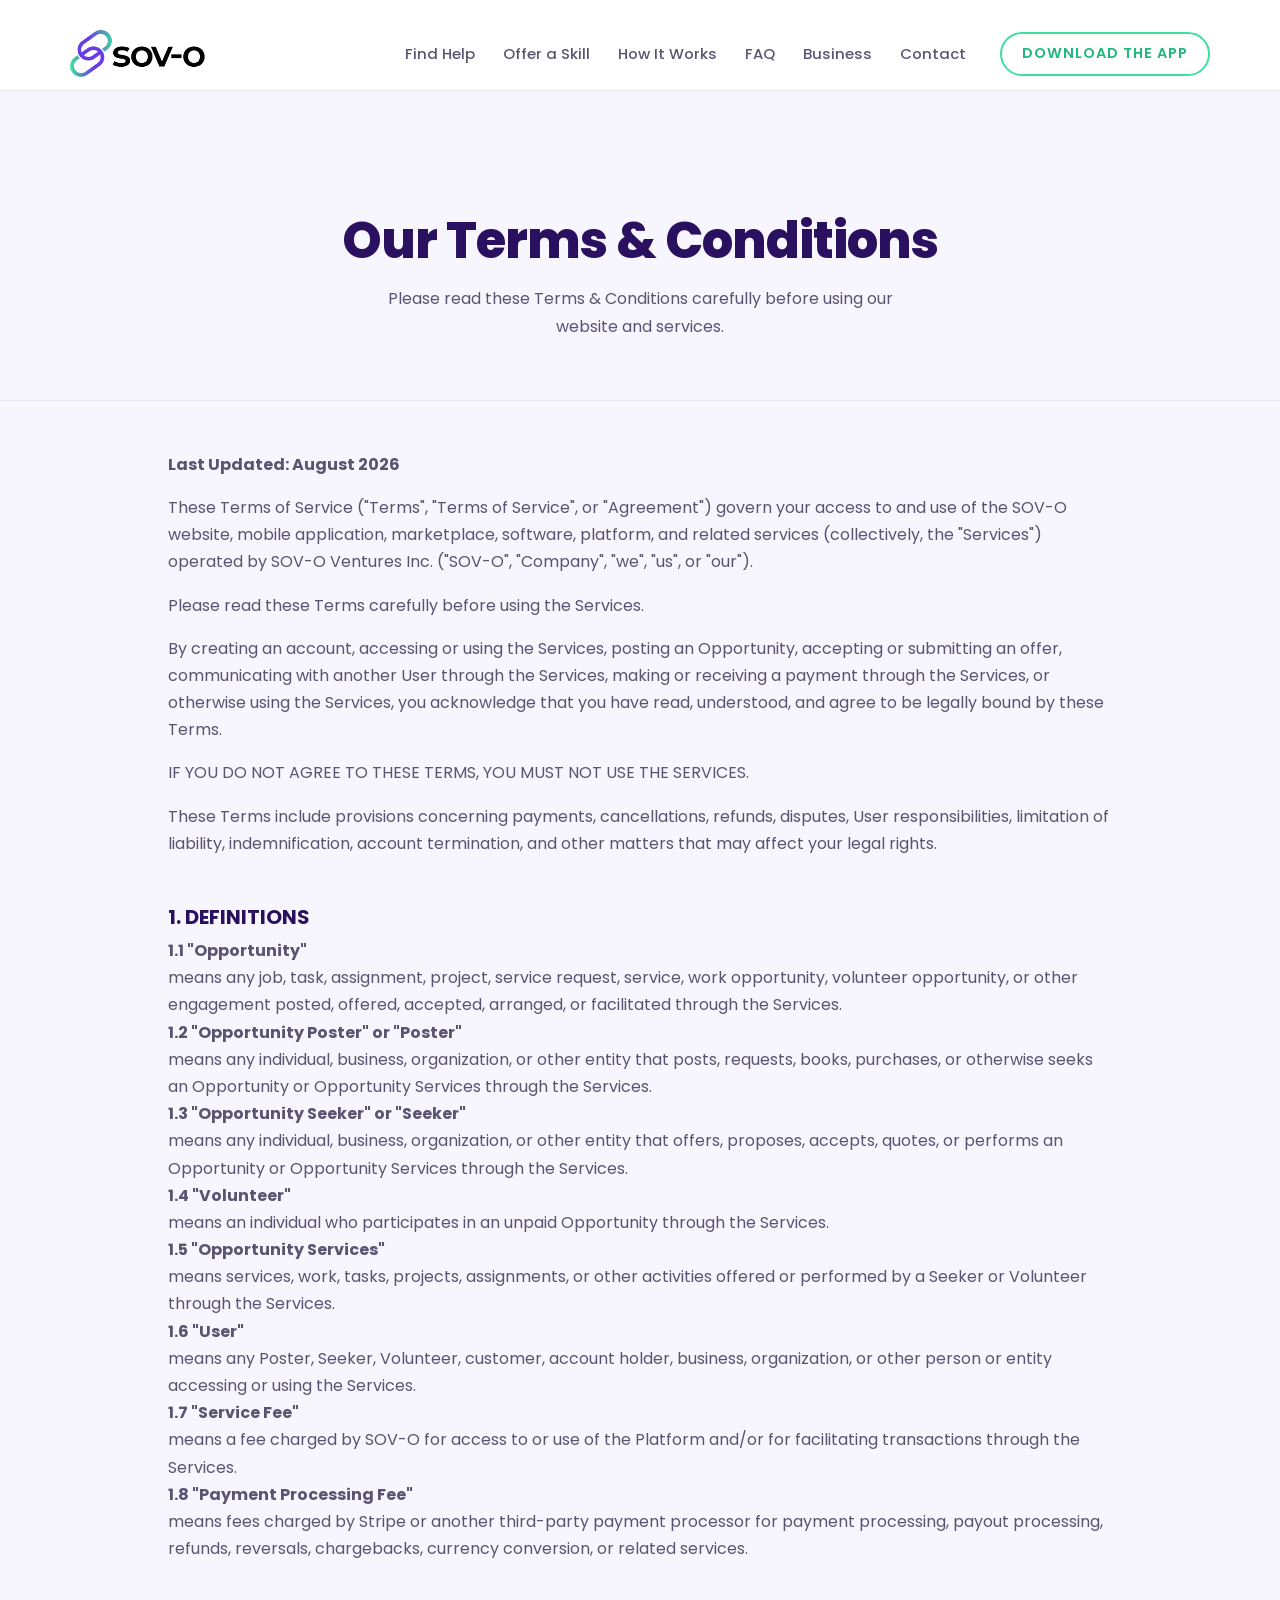
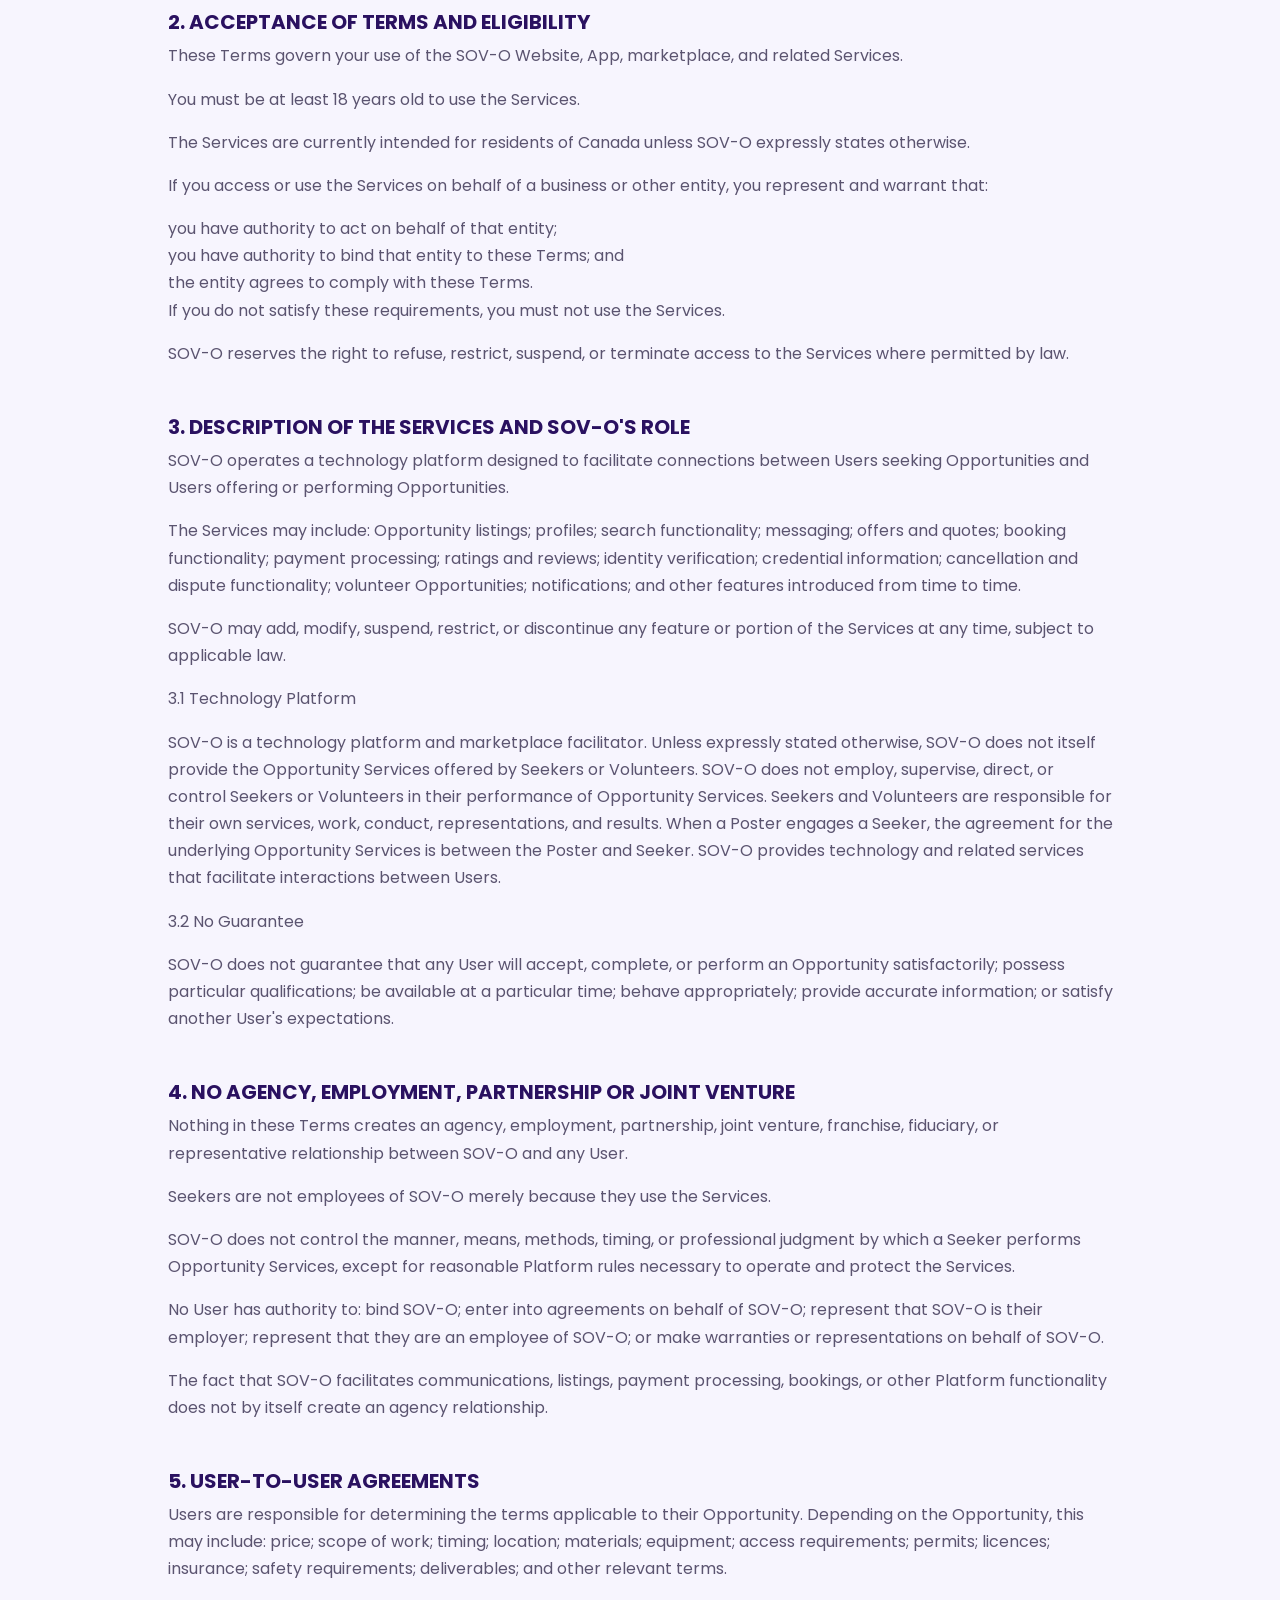
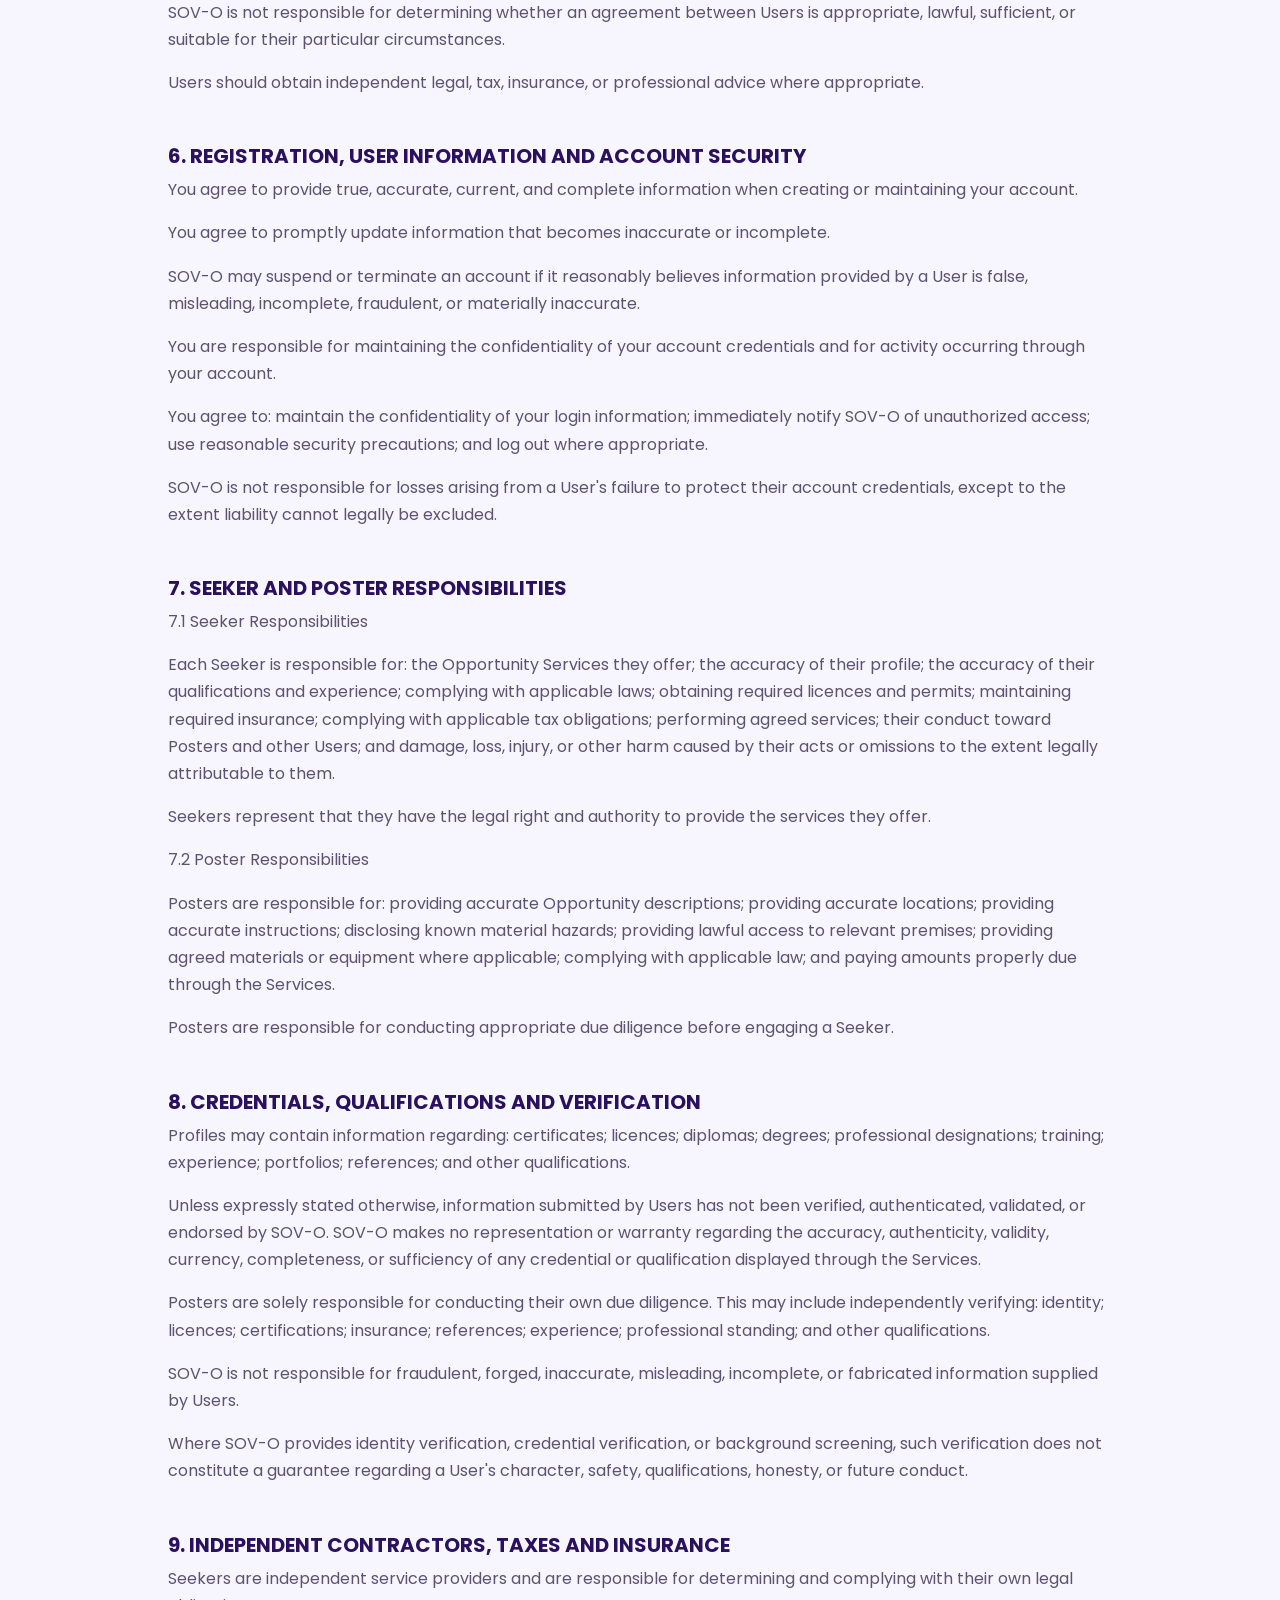
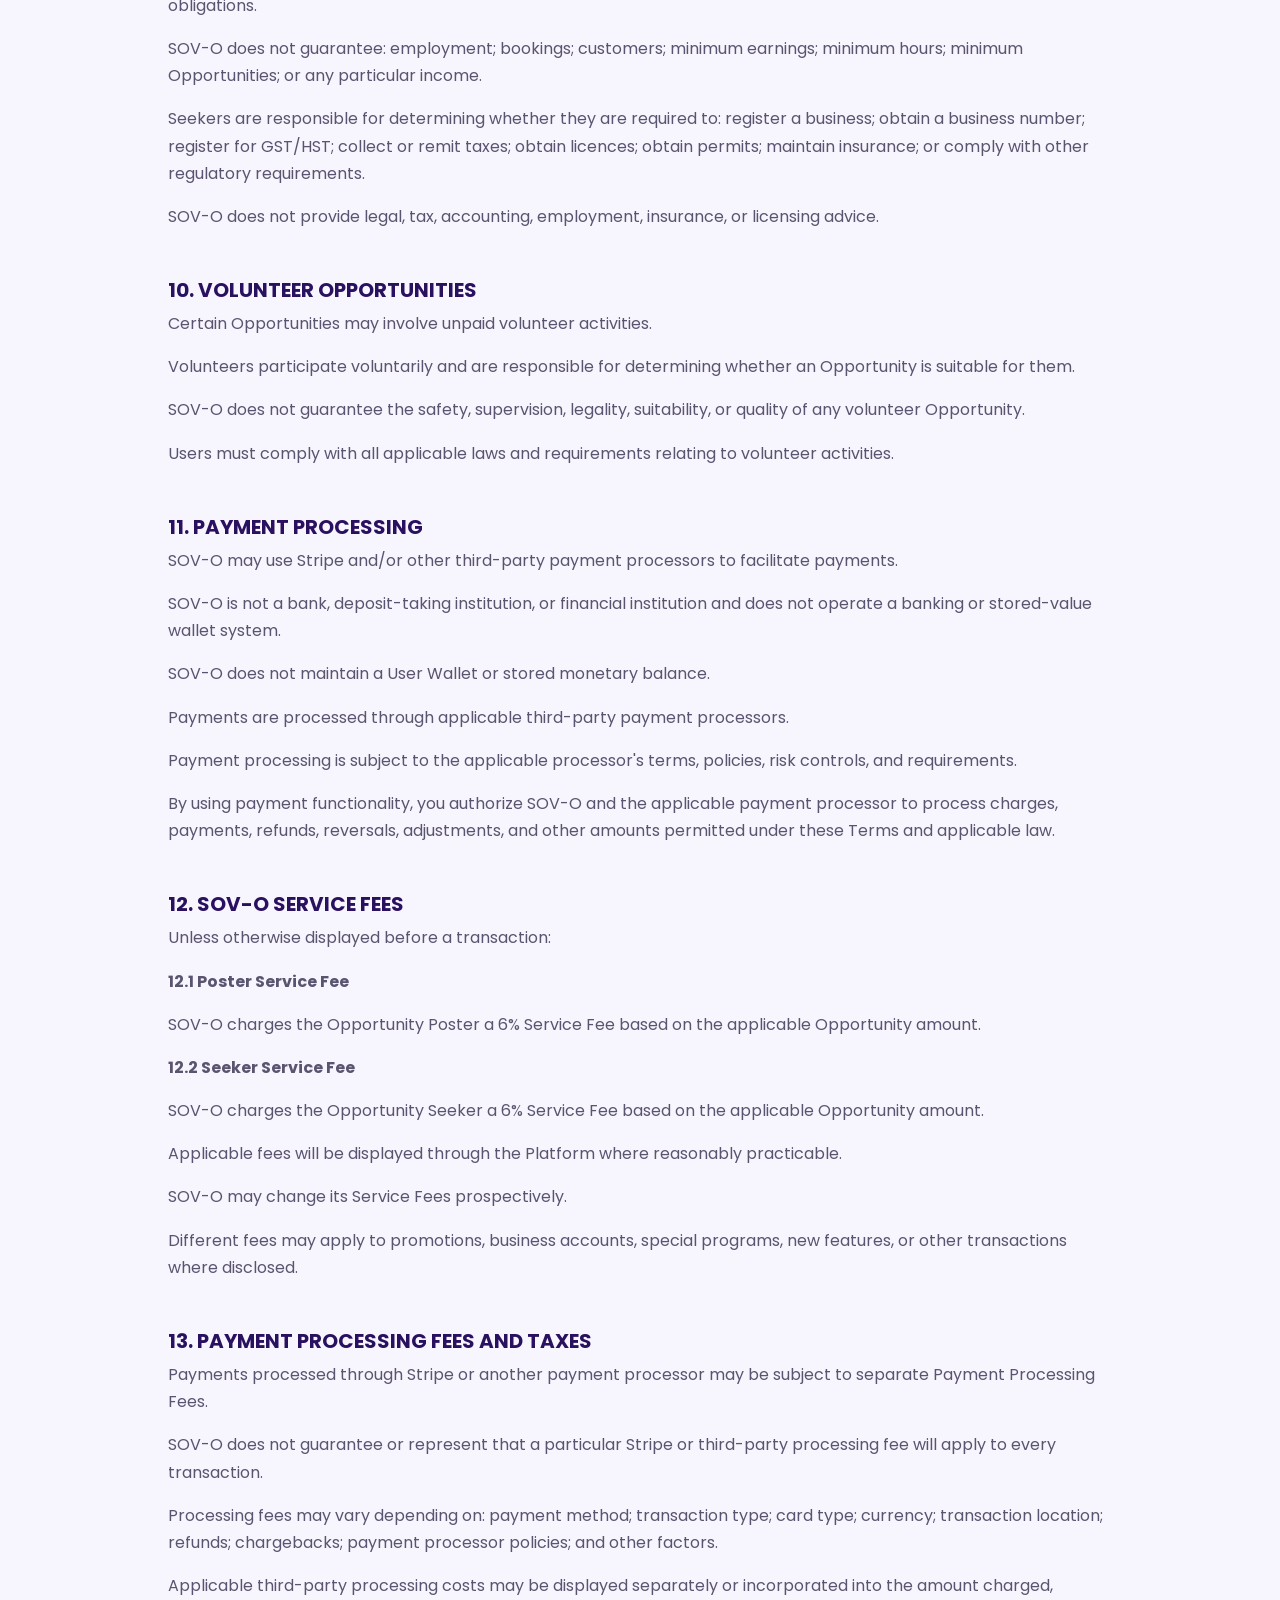
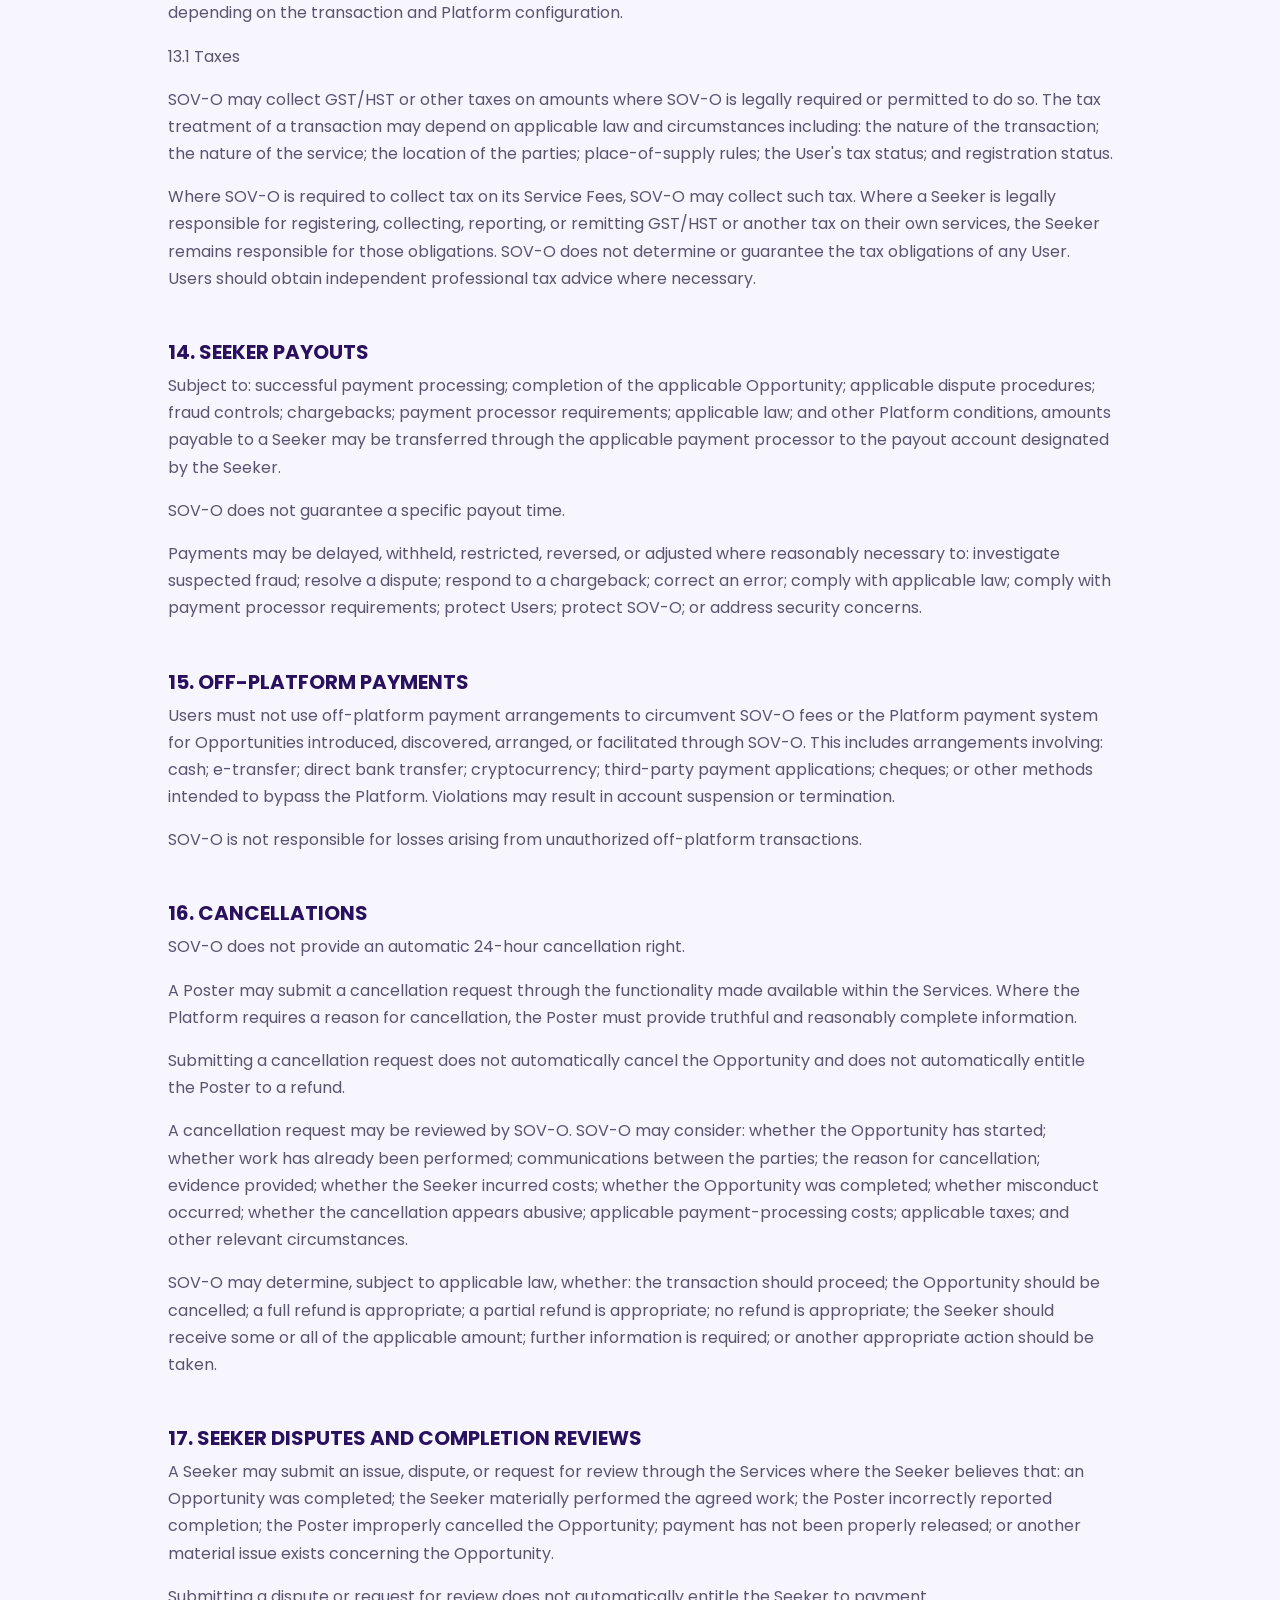
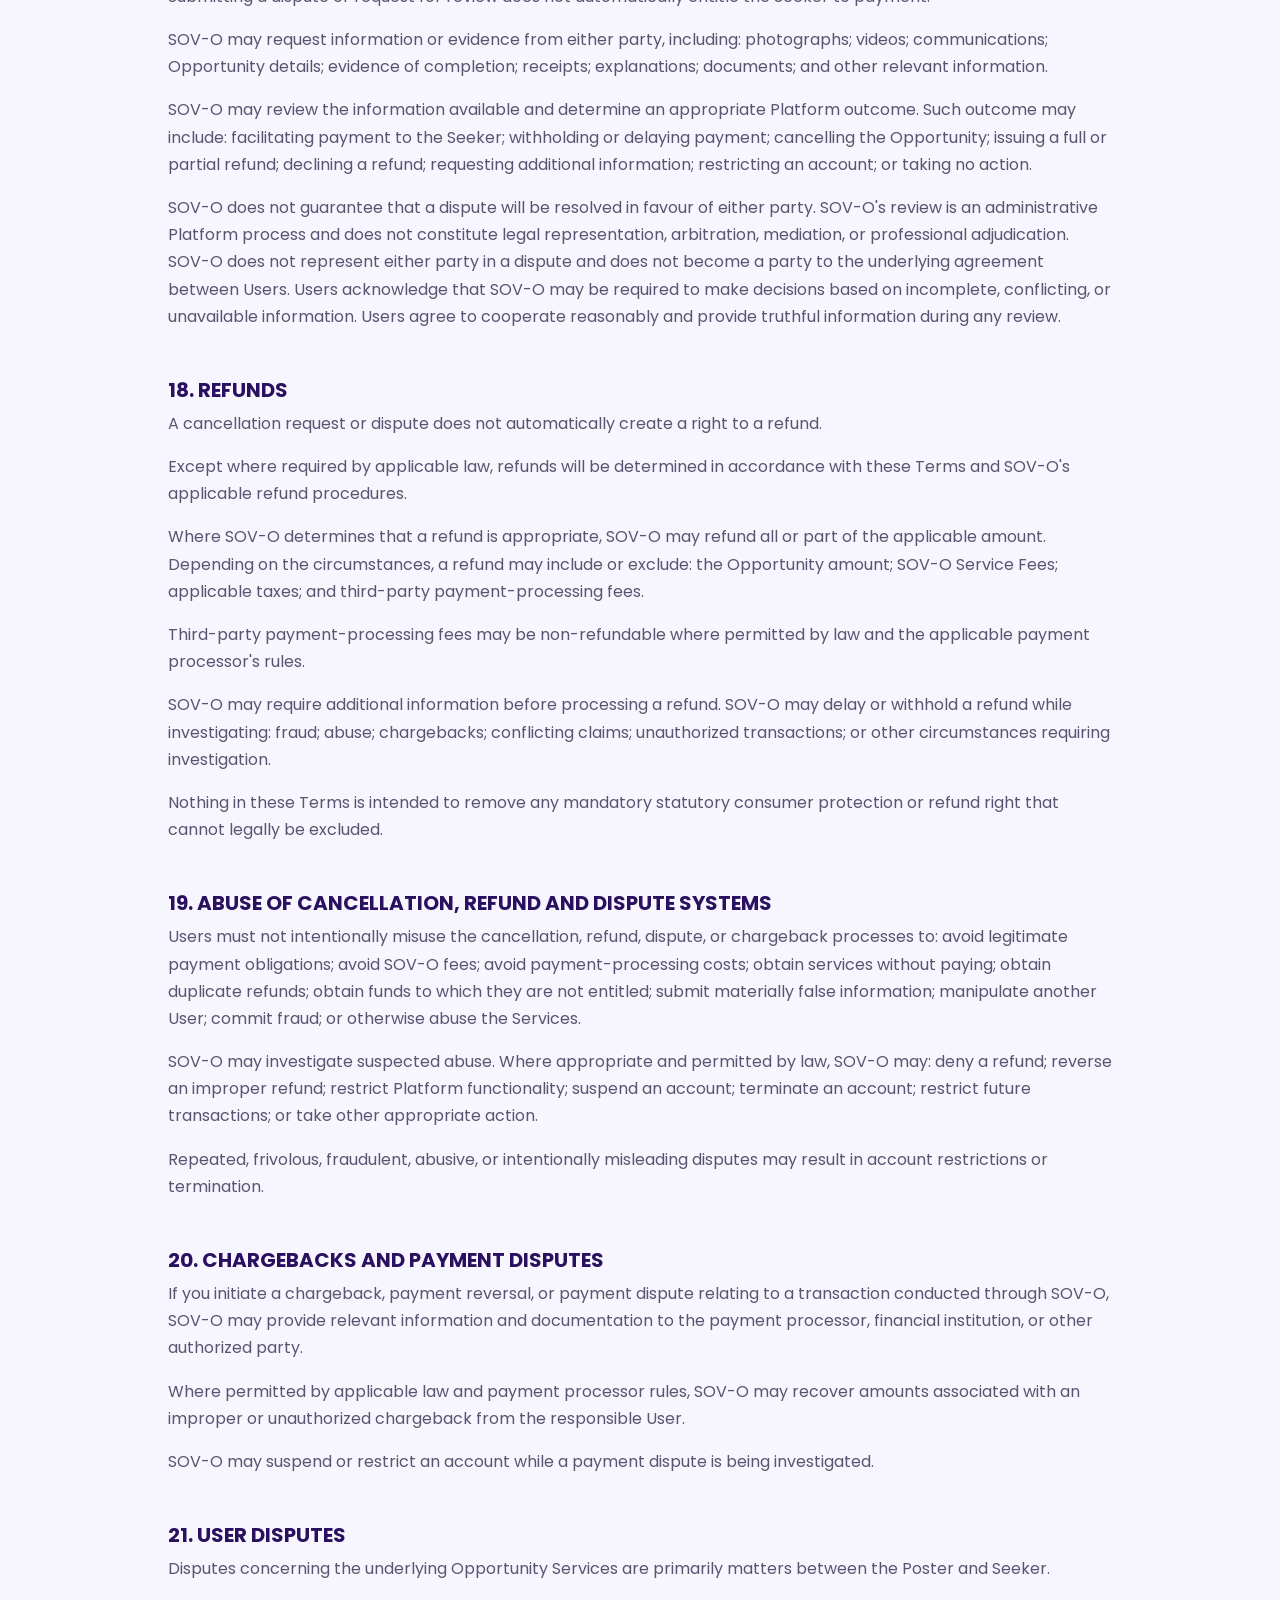
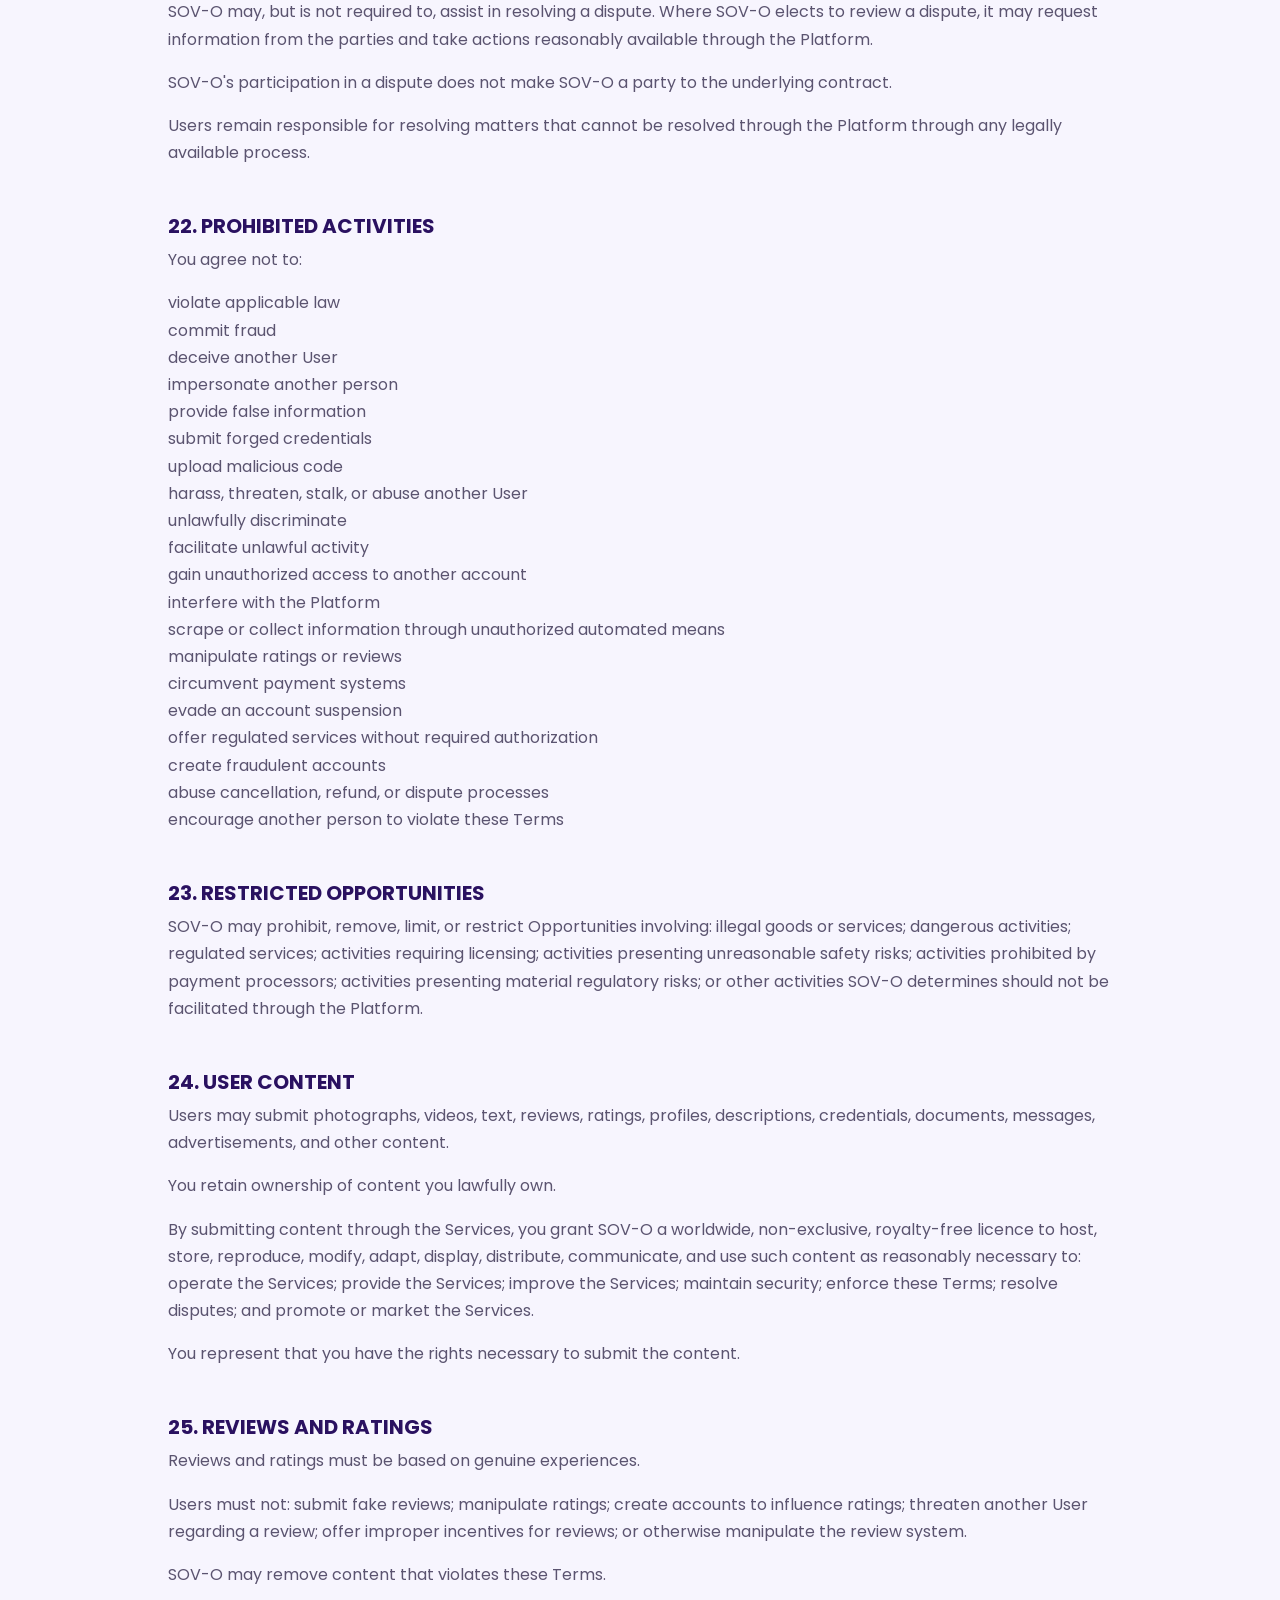
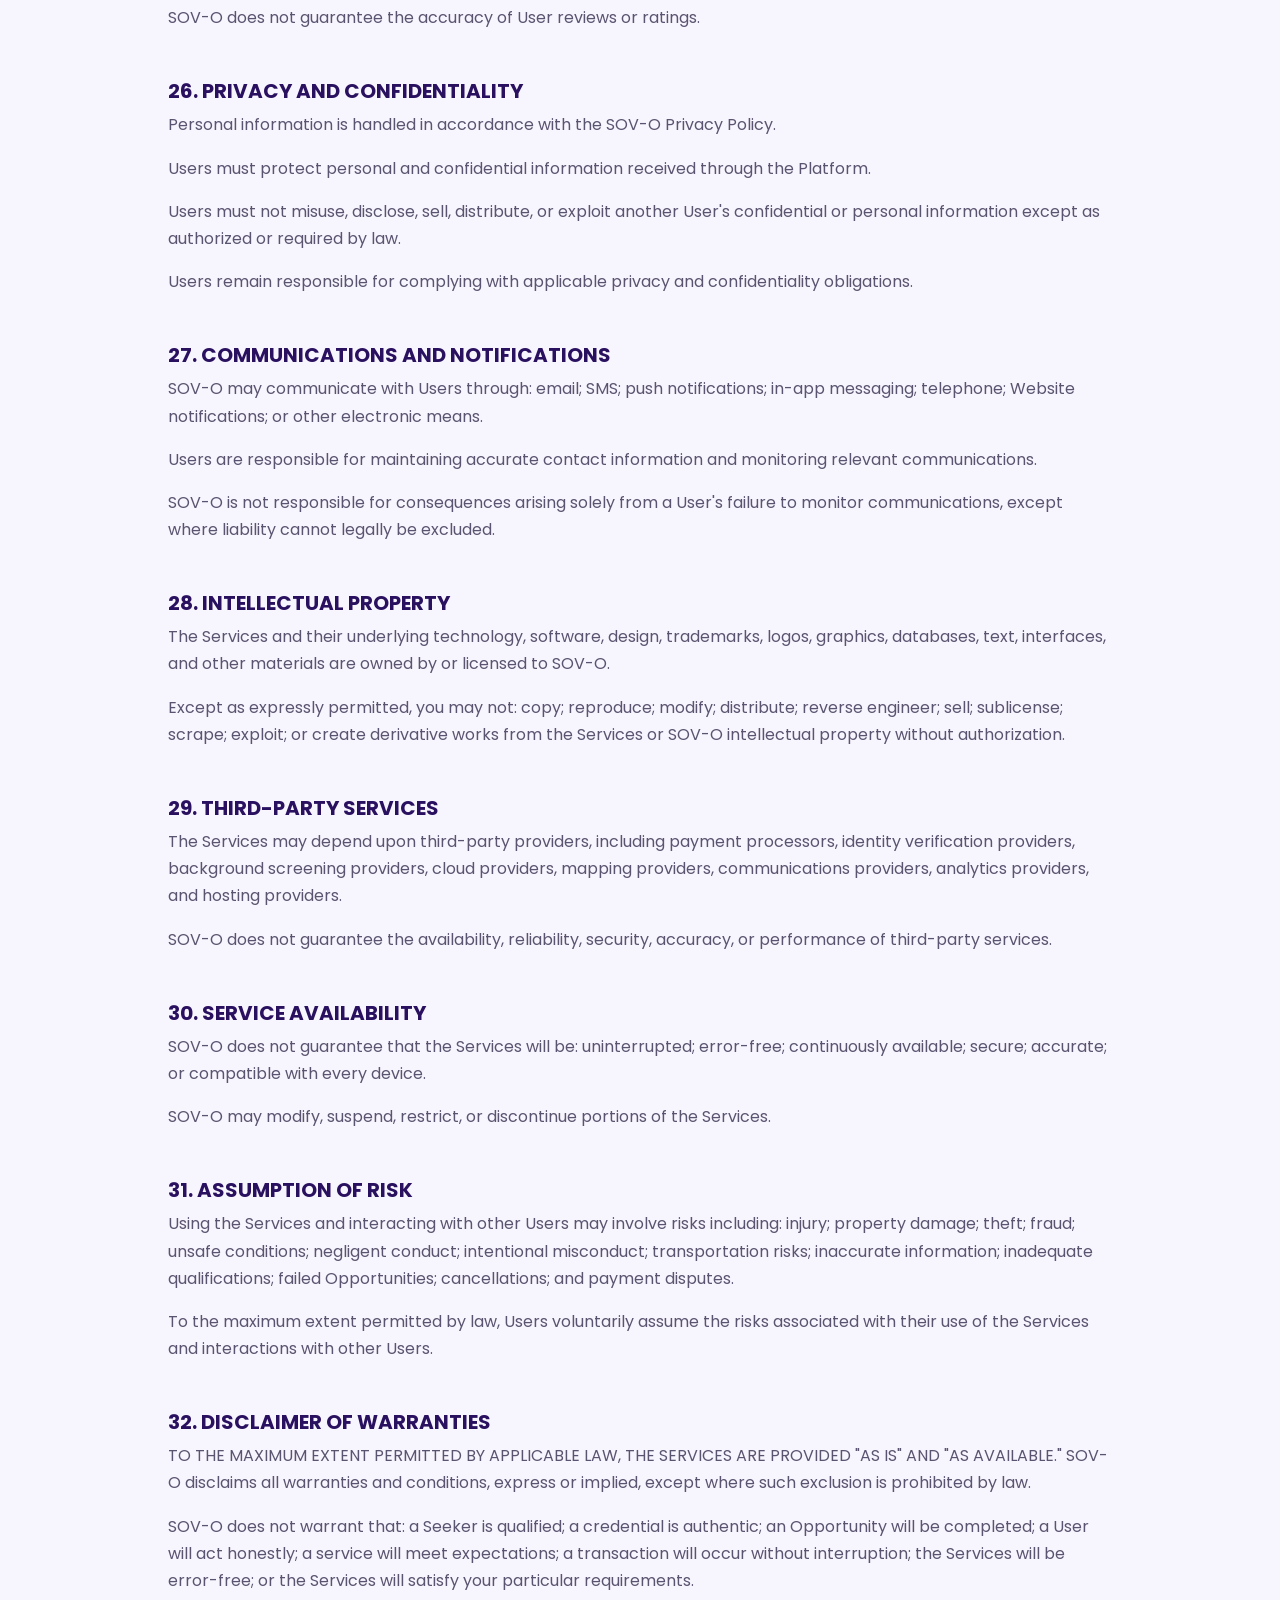
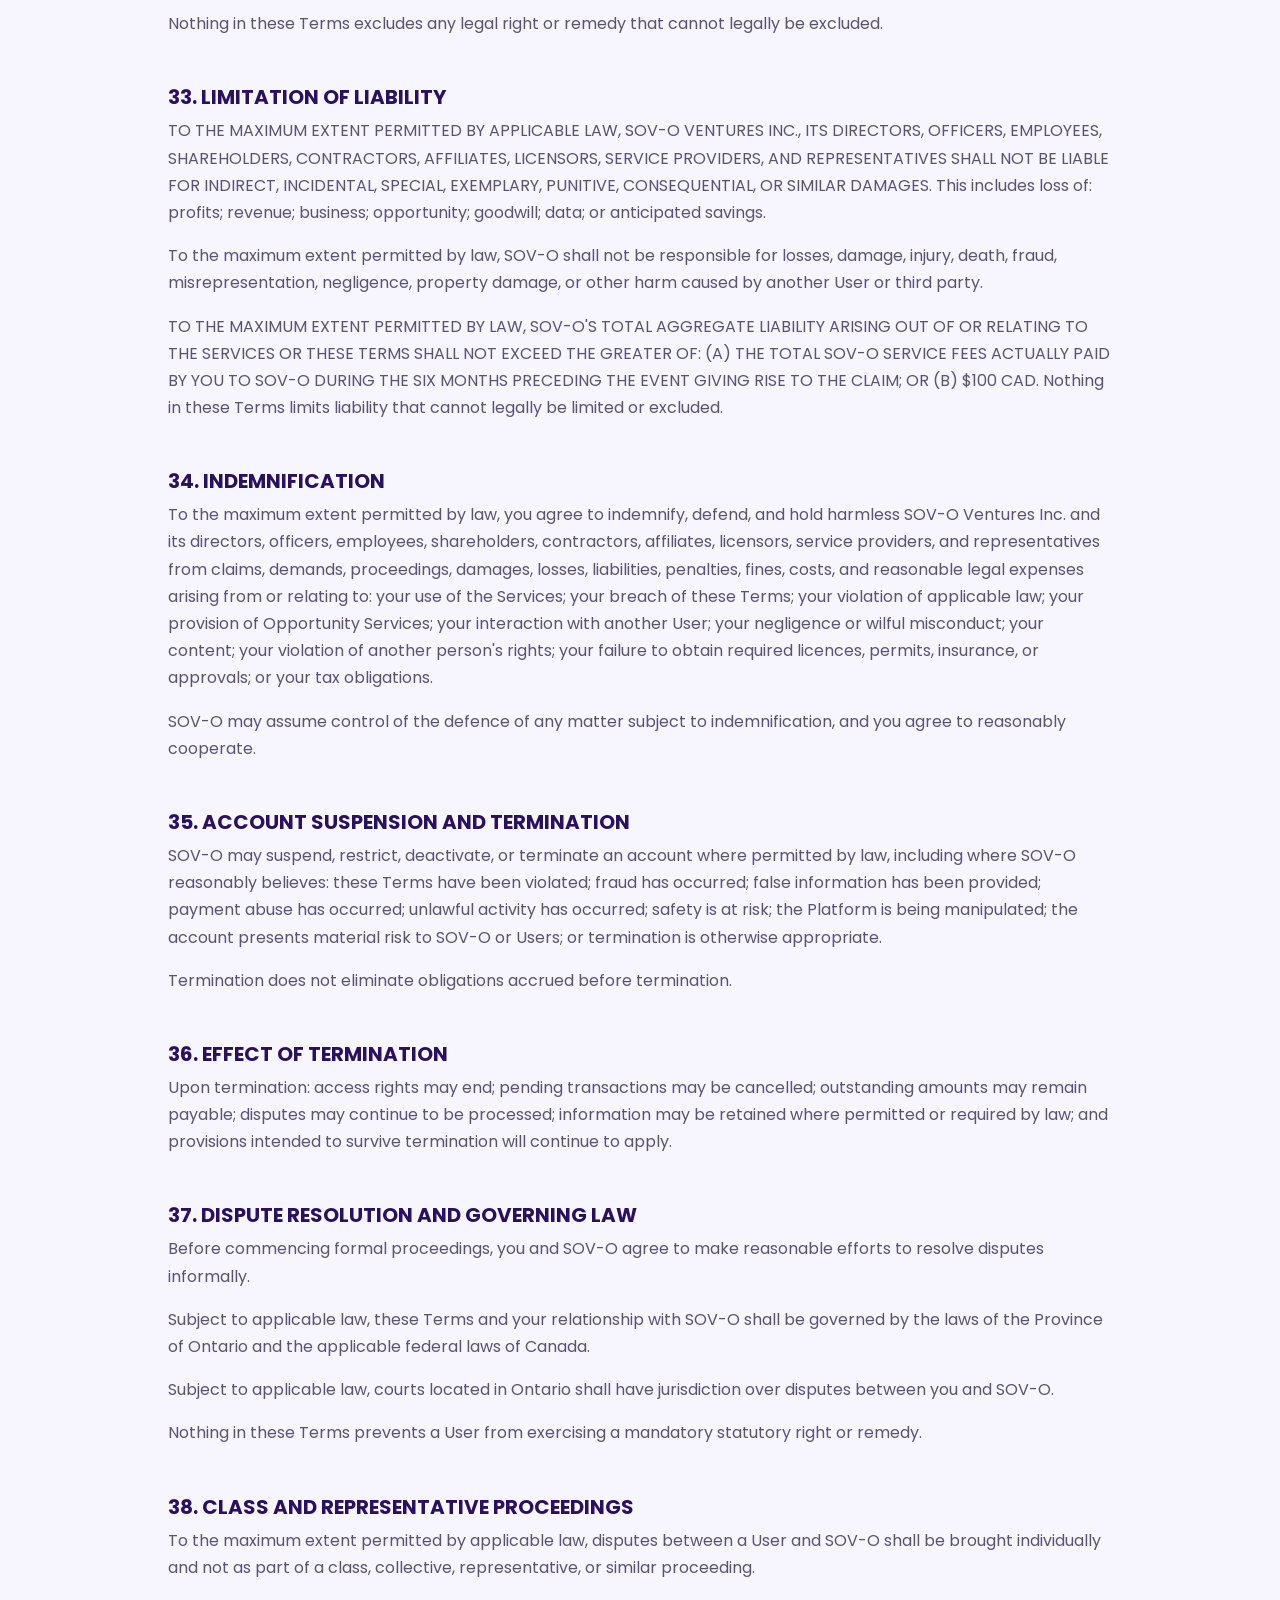
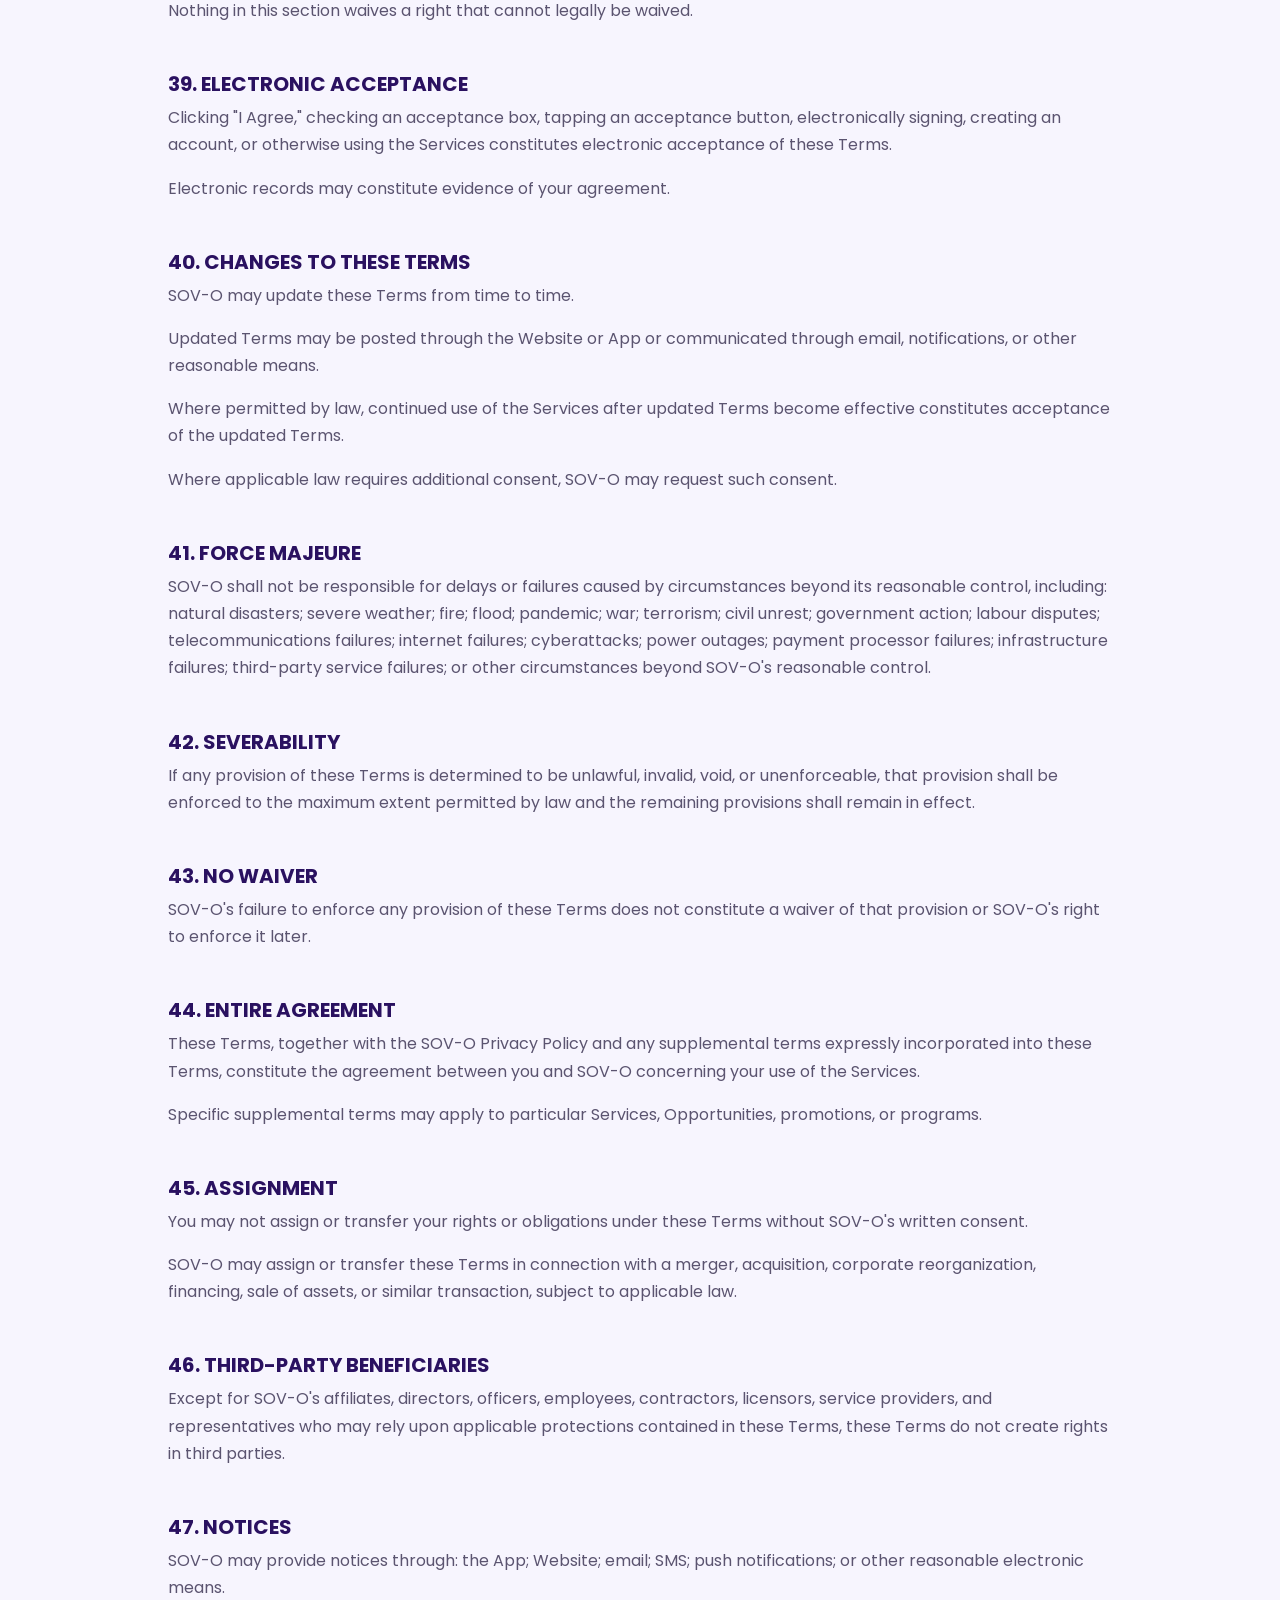
<file: terms.html>
<!DOCTYPE html>
<html lang="en">

<head>

    <!-- Google Tag Manager -->
<script>(function(w,d,s,l,i){w[l]=w[l]||[];w[l].push({'gtm.start':
new Date().getTime(),event:'gtm.js'});var f=d.getElementsByTagName(s)[0],
j=d.createElement(s),dl=l!='dataLayer'?'&l='+l:'';j.async=true;j.src=
'https://www.googletagmanager.com/gtm.js?id='+i+dl;f.parentNode.insertBefore(j,f);
})(window,document,'script','dataLayer','GTM-M95XX3C2');</script>
<!-- End Google Tag Manager -->

    <meta charset="UTF-8">
    <link rel="apple-touch-icon" sizes="180x180" href="/favicon/apple-touch-icon.png">
    <link rel="icon" type="image/png" sizes="32x32" href="/favicon/favicon-32x32.png">
    <link rel="icon" type="image/png" sizes="16x16" href="/favicon/favicon-16x16.png">
    <link rel="manifest" href="/favicon/site.webmanifest">
    <meta http-equiv="X-UA-Compatible" content="IE=edge">
    <meta name="viewport" content="width=device-width, initial-scale=1.0">
    <!-- Meta Description -->
    <meta name="description"
        content="Explore the best mobile apps designed to enhance your experience. Discover top features, seamless performance, and easy downloads for iOS & Android.">
    <title>SOV-O | Terms And Conditions</title>
    <link rel="stylesheet" href="https://cdnjs.cloudflare.com/ajax/libs/font-awesome/6.0.0/css/all.min.css">
    <!-- icofont-css-link -->
    <link rel="stylesheet" href="css/icofont.min.css">
    <!-- Owl-Carosal-Style-link -->
    <link rel="stylesheet" href="css/owl.carousel.min.css">
    <!-- Bootstrap-Style-link -->
    <link rel="stylesheet" href="css/bootstrap.min.css">
    <!-- Aos-Style-link -->
    <link rel="stylesheet" href="css/aos.css">
    <!-- Coustome-Style-link -->
    <link rel="stylesheet" href="css/style.css?v=2">
    <!-- Responsive-Style-link -->
    <link rel="stylesheet" href="css/responsive.css?v=2">
    <link href="https://fonts.googleapis.com/css2?family=Poppins:wght@400;500;600;700;800;900&display=swap" rel="stylesheet">
    <!-- Brand override, must load last -->
    <link rel="stylesheet" href="css/brand.css?v=5">
    <!-- Favicon -->
    <link rel="shortcut icon" href="images/favicon.png" type="image/x-icon">
    <!-- webfont-->
    <link rel="preconnect" href="https://fonts.googleapis.com">
    <link rel="preconnect" href="https://fonts.gstatic.com" crossorigin>
    <link href="https://fonts.googleapis.com/css2?family=Plus+Jakarta+Sans:wght@200..800&display=swap" rel="stylesheet">
    
    <!-- Meta Pixel Code -->
<script>
!function(f,b,e,v,n,t,s)
{if(f.fbq)return;n=f.fbq=function(){n.callMethod?
n.callMethod.apply(n,arguments):n.queue.push(arguments)};
if(!f._fbq)f._fbq=n;n.push=n;n.loaded=!0;n.version='2.0';
n.queue=[];t=b.createElement(e);t.async=!0;
t.src=v;s=b.getElementsByTagName(e)[0];
s.parentNode.insertBefore(t,s)}(window, document,'script',
'https://connect.facebook.net/en_US/fbevents.js');
fbq('init', '1578152634001623');
fbq('track', 'PageView');
</script>
<noscript><img height="1" width="1" style="display:none"
src="https://www.facebook.com/tr?id=1578152634001623&ev=PageView&noscript=1"
/></noscript>
<!-- End Meta Pixel Code -->
    
</head>

<body>
<!-- Google Tag Manager (noscript) -->
<noscript><iframe src="https://www.googletagmanager.com/ns.html?id=GTM-M95XX3C2"
height="0" width="0" style="display:none;visibility:hidden"></iframe></noscript>
<!-- End Google Tag Manager (noscript) -->

    <div class="page_wrapper">

        <div id="preloader">
            <div id="loader"></div>
        </div>

        <header>
            <div class="container">
                <nav class="navbar navbar-expand-lg">
                    <a class="navbar-brand" href="index.html">
                        <img src="images/logo.png" alt="image">
                    </a>

                    <button class="navbar-toggler" type="button" data-toggle="collapse"
                        data-target="#navbarSupportedContent" aria-controls="navbarSupportedContent"
                        aria-expanded="false" aria-label="Toggle navigation">
                        <span class="navbar-toggler-icon">
                            <div class="toggle-wrap">
                                <span class="toggle-bar"></span>
                            </div>
                        </span>
                    </button>

                    <div class="collapse navbar-collapse" id="navbarSupportedContent">
                        <ul class="navbar-nav ml-auto">
                            <li class="nav-item">
                                <a class="nav-link" href="index.html#find-help">Find Help</a>
                            </li>
                            <li class="nav-item">
                                <a class="nav-link" href="index.html#offer">Offer a Skill</a>
                            </li>
                            <li class="nav-item">
                                <a class="nav-link" href="index.html#how">How It Works</a>
                            </li>
                            <li class="nav-item">
                                <a class="nav-link" href="faq.html">FAQ</a>
                            </li>
                            <li class="nav-item">
                                <a class="nav-link" href="business.html">Business</a>
                            </li>
                            <li class="nav-item">
                                <a class="nav-link" href="contact.html">Contact</a>
                            </li>
                            <li class="nav-item">
                                <a class="btn puprple_btn" href="index.html#download">Download the App</a>
                            </li>
                        </ul>
                    </div>
                </nav>
            </div>
        </header>



        <div class="bred_crumb">
            <div class="container">
                <div class="bred_text">
                    <h1>Our Terms & Conditions</h1>
                    <p>Please read these Terms & Conditions carefully before using our website and services.</p>
                </div>
            </div>
        </div>

        <div class="container">
            <div class="row justify-content-center">
                <div class="col-md-10">
                    <div class="terms-content">
                        <p><strong>Last Updated: August 2026</strong></p>
                        
                        <p>These Terms of Service ("Terms", "Terms of Service", or "Agreement") govern your access to and use of the SOV-O website, mobile application, marketplace, software, platform, and related services (collectively, the "Services") operated by SOV-O Ventures Inc. ("SOV-O", "Company", "we", "us", or "our").</p>
                        <p>Please read these Terms carefully before using the Services.</p>
                        <p>By creating an account, accessing or using the Services, posting an Opportunity, accepting or submitting an offer, communicating with another User through the Services, making or receiving a payment through the Services, or otherwise using the Services, you acknowledge that you have read, understood, and agree to be legally bound by these Terms.</p>
                        <p>IF YOU DO NOT AGREE TO THESE TERMS, YOU MUST NOT USE THE SERVICES.</p>
                        <p>These Terms include provisions concerning payments, cancellations, refunds, disputes, User responsibilities, limitation of liability, indemnification, account termination, and other matters that may affect your legal rights.</p>
                        
                        <h6 class="mt-5">1. DEFINITIONS</h6>
                        <ul>
                        <li><strong>1.1 "Opportunity"</strong><br>means any job, task, assignment, project, service request, service, work opportunity, volunteer opportunity, or other engagement posted, offered, accepted, arranged, or facilitated through the Services.</li>
                        <li><strong>1.2 "Opportunity Poster" or "Poster"</strong><br>means any individual, business, organization, or other entity that posts, requests, books, purchases, or otherwise seeks an Opportunity or Opportunity Services through the Services.</li>
                        <li><strong>1.3 "Opportunity Seeker" or "Seeker"</strong><br>means any individual, business, organization, or other entity that offers, proposes, accepts, quotes, or performs an Opportunity or Opportunity Services through the Services.</li>
                        <li><strong>1.4 "Volunteer"</strong><br>means an individual who participates in an unpaid Opportunity through the Services.</li>
                        <li><strong>1.5 "Opportunity Services"</strong><br>means services, work, tasks, projects, assignments, or other activities offered or performed by a Seeker or Volunteer through the Services.</li>
                        <li><strong>1.6 "User"</strong><br>means any Poster, Seeker, Volunteer, customer, account holder, business, organization, or other person or entity accessing or using the Services.</li>
                        <li><strong>1.7 "Service Fee"</strong><br>means a fee charged by SOV-O for access to or use of the Platform and/or for facilitating transactions through the Services.</li>
                        <li><strong>1.8 "Payment Processing Fee"</strong><br>means fees charged by Stripe or another third-party payment processor for payment processing, payout processing, refunds, reversals, chargebacks, currency conversion, or related services.</li>
                        </ul>
                        
                        <h6 class="mt-5">2. ACCEPTANCE OF TERMS AND ELIGIBILITY</h6>
                        <p>These Terms govern your use of the SOV-O Website, App, marketplace, and related Services.</p>
                        <p>You must be at least 18 years old to use the Services.</p>
                        <p>The Services are currently intended for residents of Canada unless SOV-O expressly states otherwise.</p>
                        <p>If you access or use the Services on behalf of a business or other entity, you represent and warrant that:</p>
                        <ul>
                        <li>you have authority to act on behalf of that entity;</li>
                        <li>you have authority to bind that entity to these Terms; and</li>
                        <li>the entity agrees to comply with these Terms.</li>
                        </ul>
                        <p>If you do not satisfy these requirements, you must not use the Services.</p>
                        <p>SOV-O reserves the right to refuse, restrict, suspend, or terminate access to the Services where permitted by law.</p>
                        
                        <h6 class="mt-5">3. DESCRIPTION OF THE SERVICES AND SOV-O'S ROLE</h6>
                        <p>SOV-O operates a technology platform designed to facilitate connections between Users seeking Opportunities and Users offering or performing Opportunities.</p>
                        <p>The Services may include: Opportunity listings; profiles; search functionality; messaging; offers and quotes; booking functionality; payment processing; ratings and reviews; identity verification; credential information; cancellation and dispute functionality; volunteer Opportunities; notifications; and other features introduced from time to time.</p>
                        <p>SOV-O may add, modify, suspend, restrict, or discontinue any feature or portion of the Services at any time, subject to applicable law.</p>
                        <p>3.1 Technology Platform</p>
                        <p>SOV-O is a technology platform and marketplace facilitator. Unless expressly stated otherwise, SOV-O does not itself provide the Opportunity Services offered by Seekers or Volunteers. SOV-O does not employ, supervise, direct, or control Seekers or Volunteers in their performance of Opportunity Services. Seekers and Volunteers are responsible for their own services, work, conduct, representations, and results. When a Poster engages a Seeker, the agreement for the underlying Opportunity Services is between the Poster and Seeker. SOV-O provides technology and related services that facilitate interactions between Users.</p>
                        <p>3.2 No Guarantee</p>
                        <p>SOV-O does not guarantee that any User will accept, complete, or perform an Opportunity satisfactorily; possess particular qualifications; be available at a particular time; behave appropriately; provide accurate information; or satisfy another User's expectations.</p>
                        
                        <h6 class="mt-5">4. NO AGENCY, EMPLOYMENT, PARTNERSHIP OR JOINT VENTURE</h6>
                        <p>Nothing in these Terms creates an agency, employment, partnership, joint venture, franchise, fiduciary, or representative relationship between SOV-O and any User.</p>
                        <p>Seekers are not employees of SOV-O merely because they use the Services.</p>
                        <p>SOV-O does not control the manner, means, methods, timing, or professional judgment by which a Seeker performs Opportunity Services, except for reasonable Platform rules necessary to operate and protect the Services.</p>
                        <p>No User has authority to: bind SOV-O; enter into agreements on behalf of SOV-O; represent that SOV-O is their employer; represent that they are an employee of SOV-O; or make warranties or representations on behalf of SOV-O.</p>
                        <p>The fact that SOV-O facilitates communications, listings, payment processing, bookings, or other Platform functionality does not by itself create an agency relationship.</p>
                        
                        <h6 class="mt-5">5. USER-TO-USER AGREEMENTS</h6>
                        <p>Users are responsible for determining the terms applicable to their Opportunity. Depending on the Opportunity, this may include: price; scope of work; timing; location; materials; equipment; access requirements; permits; licences; insurance; safety requirements; deliverables; and other relevant terms.</p>
                        <p>SOV-O is not responsible for determining whether an agreement between Users is appropriate, lawful, sufficient, or suitable for their particular circumstances.</p>
                        <p>Users should obtain independent legal, tax, insurance, or professional advice where appropriate.</p>
                        
                        <h6 class="mt-5">6. REGISTRATION, USER INFORMATION AND ACCOUNT SECURITY</h6>
                        <p>You agree to provide true, accurate, current, and complete information when creating or maintaining your account.</p>
                        <p>You agree to promptly update information that becomes inaccurate or incomplete.</p>
                        <p>SOV-O may suspend or terminate an account if it reasonably believes information provided by a User is false, misleading, incomplete, fraudulent, or materially inaccurate.</p>
                        <p>You are responsible for maintaining the confidentiality of your account credentials and for activity occurring through your account.</p>
                        <p>You agree to: maintain the confidentiality of your login information; immediately notify SOV-O of unauthorized access; use reasonable security precautions; and log out where appropriate.</p>
                        <p>SOV-O is not responsible for losses arising from a User's failure to protect their account credentials, except to the extent liability cannot legally be excluded.</p>
                        
                        <h6 class="mt-5">7. SEEKER AND POSTER RESPONSIBILITIES</h6>
                        <p>7.1 Seeker Responsibilities</p>
                        <p>Each Seeker is responsible for: the Opportunity Services they offer; the accuracy of their profile; the accuracy of their qualifications and experience; complying with applicable laws; obtaining required licences and permits; maintaining required insurance; complying with applicable tax obligations; performing agreed services; their conduct toward Posters and other Users; and damage, loss, injury, or other harm caused by their acts or omissions to the extent legally attributable to them.</p>
                        <p>Seekers represent that they have the legal right and authority to provide the services they offer.</p>
                        <p>7.2 Poster Responsibilities</p>
                        <p>Posters are responsible for: providing accurate Opportunity descriptions; providing accurate locations; providing accurate instructions; disclosing known material hazards; providing lawful access to relevant premises; providing agreed materials or equipment where applicable; complying with applicable law; and paying amounts properly due through the Services.</p>
                        <p>Posters are responsible for conducting appropriate due diligence before engaging a Seeker.</p>
                        
                        <h6 class="mt-5">8. CREDENTIALS, QUALIFICATIONS AND VERIFICATION</h6>
                        <p>Profiles may contain information regarding: certificates; licences; diplomas; degrees; professional designations; training; experience; portfolios; references; and other qualifications.</p>
                        <p>Unless expressly stated otherwise, information submitted by Users has not been verified, authenticated, validated, or endorsed by SOV-O. SOV-O makes no representation or warranty regarding the accuracy, authenticity, validity, currency, completeness, or sufficiency of any credential or qualification displayed through the Services.</p>
                        <p>Posters are solely responsible for conducting their own due diligence. This may include independently verifying: identity; licences; certifications; insurance; references; experience; professional standing; and other qualifications.</p>
                        <p>SOV-O is not responsible for fraudulent, forged, inaccurate, misleading, incomplete, or fabricated information supplied by Users.</p>
                        <p>Where SOV-O provides identity verification, credential verification, or background screening, such verification does not constitute a guarantee regarding a User's character, safety, qualifications, honesty, or future conduct.</p>
                        
                        <h6 class="mt-5">9. INDEPENDENT CONTRACTORS, TAXES AND INSURANCE</h6>
                        <p>Seekers are independent service providers and are responsible for determining and complying with their own legal obligations.</p>
                        <p>SOV-O does not guarantee: employment; bookings; customers; minimum earnings; minimum hours; minimum Opportunities; or any particular income.</p>
                        <p>Seekers are responsible for determining whether they are required to: register a business; obtain a business number; register for GST/HST; collect or remit taxes; obtain licences; obtain permits; maintain insurance; or comply with other regulatory requirements.</p>
                        <p>SOV-O does not provide legal, tax, accounting, employment, insurance, or licensing advice.</p>
                        
                        <h6 class="mt-5">10. VOLUNTEER OPPORTUNITIES</h6>
                        <p>Certain Opportunities may involve unpaid volunteer activities.</p>
                        <p>Volunteers participate voluntarily and are responsible for determining whether an Opportunity is suitable for them.</p>
                        <p>SOV-O does not guarantee the safety, supervision, legality, suitability, or quality of any volunteer Opportunity.</p>
                        <p>Users must comply with all applicable laws and requirements relating to volunteer activities.</p>
                        
                        <h6 class="mt-5">11. PAYMENT PROCESSING</h6>
                        <p>SOV-O may use Stripe and/or other third-party payment processors to facilitate payments.</p>
                        <p>SOV-O is not a bank, deposit-taking institution, or financial institution and does not operate a banking or stored-value wallet system.</p>
                        <p>SOV-O does not maintain a User Wallet or stored monetary balance.</p>
                        <p>Payments are processed through applicable third-party payment processors.</p>
                        <p>Payment processing is subject to the applicable processor's terms, policies, risk controls, and requirements.</p>
                        <p>By using payment functionality, you authorize SOV-O and the applicable payment processor to process charges, payments, refunds, reversals, adjustments, and other amounts permitted under these Terms and applicable law.</p>
                        
                        <h6 class="mt-5">12. SOV-O SERVICE FEES</h6>
                        <p>Unless otherwise displayed before a transaction:</p>
                        <p><strong>12.1 Poster Service Fee</strong></p>
                        <p>SOV-O charges the Opportunity Poster a 6% Service Fee based on the applicable Opportunity amount.</p>
                        <p><strong>12.2 Seeker Service Fee</strong></p>
                        <p>SOV-O charges the Opportunity Seeker a 6% Service Fee based on the applicable Opportunity amount.</p>
                        <p>Applicable fees will be displayed through the Platform where reasonably practicable.</p>
                        <p>SOV-O may change its Service Fees prospectively.</p>
                        <p>Different fees may apply to promotions, business accounts, special programs, new features, or other transactions where disclosed.</p>
                        
                        <h6 class="mt-5">13. PAYMENT PROCESSING FEES AND TAXES</h6>
                        <p>Payments processed through Stripe or another payment processor may be subject to separate Payment Processing Fees.</p>
                        <p>SOV-O does not guarantee or represent that a particular Stripe or third-party processing fee will apply to every transaction.</p>
                        <p>Processing fees may vary depending on: payment method; transaction type; card type; currency; transaction location; refunds; chargebacks; payment processor policies; and other factors.</p>
                        <p>Applicable third-party processing costs may be displayed separately or incorporated into the amount charged, depending on the transaction and Platform configuration.</p>
                        <p>13.1 Taxes</p>
                        <p>SOV-O may collect GST/HST or other taxes on amounts where SOV-O is legally required or permitted to do so. The tax treatment of a transaction may depend on applicable law and circumstances including: the nature of the transaction; the nature of the service; the location of the parties; place-of-supply rules; the User's tax status; and registration status.</p>
                        <p>Where SOV-O is required to collect tax on its Service Fees, SOV-O may collect such tax. Where a Seeker is legally responsible for registering, collecting, reporting, or remitting GST/HST or another tax on their own services, the Seeker remains responsible for those obligations. SOV-O does not determine or guarantee the tax obligations of any User. Users should obtain independent professional tax advice where necessary.</p>
                        
                        <h6 class="mt-5">14. SEEKER PAYOUTS</h6>
                        <p>Subject to: successful payment processing; completion of the applicable Opportunity; applicable dispute procedures; fraud controls; chargebacks; payment processor requirements; applicable law; and other Platform conditions, amounts payable to a Seeker may be transferred through the applicable payment processor to the payout account designated by the Seeker.</p>
                        <p>SOV-O does not guarantee a specific payout time.</p>
                        <p>Payments may be delayed, withheld, restricted, reversed, or adjusted where reasonably necessary to: investigate suspected fraud; resolve a dispute; respond to a chargeback; correct an error; comply with applicable law; comply with payment processor requirements; protect Users; protect SOV-O; or address security concerns.</p>
                        
                        <h6 class="mt-5">15. OFF-PLATFORM PAYMENTS</h6>
                        <p>Users must not use off-platform payment arrangements to circumvent SOV-O fees or the Platform payment system for Opportunities introduced, discovered, arranged, or facilitated through SOV-O. This includes arrangements involving: cash; e-transfer; direct bank transfer; cryptocurrency; third-party payment applications; cheques; or other methods intended to bypass the Platform. Violations may result in account suspension or termination.</p>
                        <p>SOV-O is not responsible for losses arising from unauthorized off-platform transactions.</p>
                        
                        <h6 class="mt-5">16. CANCELLATIONS</h6>
                        <p>SOV-O does not provide an automatic 24-hour cancellation right.</p>
                        <p>A Poster may submit a cancellation request through the functionality made available within the Services. Where the Platform requires a reason for cancellation, the Poster must provide truthful and reasonably complete information.</p>
                        <p>Submitting a cancellation request does not automatically cancel the Opportunity and does not automatically entitle the Poster to a refund.</p>
                        <p>A cancellation request may be reviewed by SOV-O. SOV-O may consider: whether the Opportunity has started; whether work has already been performed; communications between the parties; the reason for cancellation; evidence provided; whether the Seeker incurred costs; whether the Opportunity was completed; whether misconduct occurred; whether the cancellation appears abusive; applicable payment-processing costs; applicable taxes; and other relevant circumstances.</p>
                        <p>SOV-O may determine, subject to applicable law, whether: the transaction should proceed; the Opportunity should be cancelled; a full refund is appropriate; a partial refund is appropriate; no refund is appropriate; the Seeker should receive some or all of the applicable amount; further information is required; or another appropriate action should be taken.</p>
                        
                        <h6 class="mt-5">17. SEEKER DISPUTES AND COMPLETION REVIEWS</h6>
                        <p>A Seeker may submit an issue, dispute, or request for review through the Services where the Seeker believes that: an Opportunity was completed; the Seeker materially performed the agreed work; the Poster incorrectly reported completion; the Poster improperly cancelled the Opportunity; payment has not been properly released; or another material issue exists concerning the Opportunity.</p>
                        <p>Submitting a dispute or request for review does not automatically entitle the Seeker to payment.</p>
                        <p>SOV-O may request information or evidence from either party, including: photographs; videos; communications; Opportunity details; evidence of completion; receipts; explanations; documents; and other relevant information.</p>
                        <p>SOV-O may review the information available and determine an appropriate Platform outcome. Such outcome may include: facilitating payment to the Seeker; withholding or delaying payment; cancelling the Opportunity; issuing a full or partial refund; declining a refund; requesting additional information; restricting an account; or taking no action.</p>
                        <p>SOV-O does not guarantee that a dispute will be resolved in favour of either party. SOV-O's review is an administrative Platform process and does not constitute legal representation, arbitration, mediation, or professional adjudication. SOV-O does not represent either party in a dispute and does not become a party to the underlying agreement between Users. Users acknowledge that SOV-O may be required to make decisions based on incomplete, conflicting, or unavailable information. Users agree to cooperate reasonably and provide truthful information during any review.</p>
                        
                        <h6 class="mt-5">18. REFUNDS</h6>
                        <p>A cancellation request or dispute does not automatically create a right to a refund.</p>
                        <p>Except where required by applicable law, refunds will be determined in accordance with these Terms and SOV-O's applicable refund procedures.</p>
                        <p>Where SOV-O determines that a refund is appropriate, SOV-O may refund all or part of the applicable amount. Depending on the circumstances, a refund may include or exclude: the Opportunity amount; SOV-O Service Fees; applicable taxes; and third-party payment-processing fees.</p>
                        <p>Third-party payment-processing fees may be non-refundable where permitted by law and the applicable payment processor's rules.</p>
                        <p>SOV-O may require additional information before processing a refund. SOV-O may delay or withhold a refund while investigating: fraud; abuse; chargebacks; conflicting claims; unauthorized transactions; or other circumstances requiring investigation.</p>
                        <p>Nothing in these Terms is intended to remove any mandatory statutory consumer protection or refund right that cannot legally be excluded.</p>
                        
                        <h6 class="mt-5">19. ABUSE OF CANCELLATION, REFUND AND DISPUTE SYSTEMS</h6>
                        <p>Users must not intentionally misuse the cancellation, refund, dispute, or chargeback processes to: avoid legitimate payment obligations; avoid SOV-O fees; avoid payment-processing costs; obtain services without paying; obtain duplicate refunds; obtain funds to which they are not entitled; submit materially false information; manipulate another User; commit fraud; or otherwise abuse the Services.</p>
                        <p>SOV-O may investigate suspected abuse. Where appropriate and permitted by law, SOV-O may: deny a refund; reverse an improper refund; restrict Platform functionality; suspend an account; terminate an account; restrict future transactions; or take other appropriate action.</p>
                        <p>Repeated, frivolous, fraudulent, abusive, or intentionally misleading disputes may result in account restrictions or termination.</p>
                        
                        <h6 class="mt-5">20. CHARGEBACKS AND PAYMENT DISPUTES</h6>
                        <p>If you initiate a chargeback, payment reversal, or payment dispute relating to a transaction conducted through SOV-O, SOV-O may provide relevant information and documentation to the payment processor, financial institution, or other authorized party.</p>
                        <p>Where permitted by applicable law and payment processor rules, SOV-O may recover amounts associated with an improper or unauthorized chargeback from the responsible User.</p>
                        <p>SOV-O may suspend or restrict an account while a payment dispute is being investigated.</p>
                        
                        <h6 class="mt-5">21. USER DISPUTES</h6>
                        <p>Disputes concerning the underlying Opportunity Services are primarily matters between the Poster and Seeker.</p>
                        <p>SOV-O may, but is not required to, assist in resolving a dispute. Where SOV-O elects to review a dispute, it may request information from the parties and take actions reasonably available through the Platform.</p>
                        <p>SOV-O's participation in a dispute does not make SOV-O a party to the underlying contract.</p>
                        <p>Users remain responsible for resolving matters that cannot be resolved through the Platform through any legally available process.</p>
                        
                        <h6 class="mt-5">22. PROHIBITED ACTIVITIES</h6>
                        <p>You agree not to:</p>
                        <ul>
                        <li>violate applicable law</li>
                        <li>commit fraud</li>
                        <li>deceive another User</li>
                        <li>impersonate another person</li>
                        <li>provide false information</li>
                        <li>submit forged credentials</li>
                        <li>upload malicious code</li>
                        <li>harass, threaten, stalk, or abuse another User</li>
                        <li>unlawfully discriminate</li>
                        <li>facilitate unlawful activity</li>
                        <li>gain unauthorized access to another account</li>
                        <li>interfere with the Platform</li>
                        <li>scrape or collect information through unauthorized automated means</li>
                        <li>manipulate ratings or reviews</li>
                        <li>circumvent payment systems</li>
                        <li>evade an account suspension</li>
                        <li>offer regulated services without required authorization</li>
                        <li>create fraudulent accounts</li>
                        <li>abuse cancellation, refund, or dispute processes</li>
                        <li>encourage another person to violate these Terms</li>
                        </ul>
                        
                        <h6 class="mt-5">23. RESTRICTED OPPORTUNITIES</h6>
                        <p>SOV-O may prohibit, remove, limit, or restrict Opportunities involving: illegal goods or services; dangerous activities; regulated services; activities requiring licensing; activities presenting unreasonable safety risks; activities prohibited by payment processors; activities presenting material regulatory risks; or other activities SOV-O determines should not be facilitated through the Platform.</p>
                        
                        <h6 class="mt-5">24. USER CONTENT</h6>
                        <p>Users may submit photographs, videos, text, reviews, ratings, profiles, descriptions, credentials, documents, messages, advertisements, and other content.</p>
                        <p>You retain ownership of content you lawfully own.</p>
                        <p>By submitting content through the Services, you grant SOV-O a worldwide, non-exclusive, royalty-free licence to host, store, reproduce, modify, adapt, display, distribute, communicate, and use such content as reasonably necessary to: operate the Services; provide the Services; improve the Services; maintain security; enforce these Terms; resolve disputes; and promote or market the Services.</p>
                        <p>You represent that you have the rights necessary to submit the content.</p>
                        
                        <h6 class="mt-5">25. REVIEWS AND RATINGS</h6>
                        <p>Reviews and ratings must be based on genuine experiences.</p>
                        <p>Users must not: submit fake reviews; manipulate ratings; create accounts to influence ratings; threaten another User regarding a review; offer improper incentives for reviews; or otherwise manipulate the review system.</p>
                        <p>SOV-O may remove content that violates these Terms.</p>
                        <p>SOV-O does not guarantee the accuracy of User reviews or ratings.</p>
                        
                        <h6 class="mt-5">26. PRIVACY AND CONFIDENTIALITY</h6>
                        <p>Personal information is handled in accordance with the SOV-O Privacy Policy.</p>
                        <p>Users must protect personal and confidential information received through the Platform.</p>
                        <p>Users must not misuse, disclose, sell, distribute, or exploit another User's confidential or personal information except as authorized or required by law.</p>
                        <p>Users remain responsible for complying with applicable privacy and confidentiality obligations.</p>
                        
                        <h6 class="mt-5">27. COMMUNICATIONS AND NOTIFICATIONS</h6>
                        <p>SOV-O may communicate with Users through: email; SMS; push notifications; in-app messaging; telephone; Website notifications; or other electronic means.</p>
                        <p>Users are responsible for maintaining accurate contact information and monitoring relevant communications.</p>
                        <p>SOV-O is not responsible for consequences arising solely from a User's failure to monitor communications, except where liability cannot legally be excluded.</p>
                        
                        <h6 class="mt-5">28. INTELLECTUAL PROPERTY</h6>
                        <p>The Services and their underlying technology, software, design, trademarks, logos, graphics, databases, text, interfaces, and other materials are owned by or licensed to SOV-O.</p>
                        <p>Except as expressly permitted, you may not: copy; reproduce; modify; distribute; reverse engineer; sell; sublicense; scrape; exploit; or create derivative works from the Services or SOV-O intellectual property without authorization.</p>
                        
                        <h6 class="mt-5">29. THIRD-PARTY SERVICES</h6>
                        <p>The Services may depend upon third-party providers, including payment processors, identity verification providers, background screening providers, cloud providers, mapping providers, communications providers, analytics providers, and hosting providers.</p>
                        <p>SOV-O does not guarantee the availability, reliability, security, accuracy, or performance of third-party services.</p>
                        
                        <h6 class="mt-5">30. SERVICE AVAILABILITY</h6>
                        <p>SOV-O does not guarantee that the Services will be: uninterrupted; error-free; continuously available; secure; accurate; or compatible with every device.</p>
                        <p>SOV-O may modify, suspend, restrict, or discontinue portions of the Services.</p>
                        
                        <h6 class="mt-5">31. ASSUMPTION OF RISK</h6>
                        <p>Using the Services and interacting with other Users may involve risks including: injury; property damage; theft; fraud; unsafe conditions; negligent conduct; intentional misconduct; transportation risks; inaccurate information; inadequate qualifications; failed Opportunities; cancellations; and payment disputes.</p>
                        <p>To the maximum extent permitted by law, Users voluntarily assume the risks associated with their use of the Services and interactions with other Users.</p>
                        
                        <h6 class="mt-5">32. DISCLAIMER OF WARRANTIES</h6>
                        <p>TO THE MAXIMUM EXTENT PERMITTED BY APPLICABLE LAW, THE SERVICES ARE PROVIDED "AS IS" AND "AS AVAILABLE." SOV-O disclaims all warranties and conditions, express or implied, except where such exclusion is prohibited by law.</p>
                        <p>SOV-O does not warrant that: a Seeker is qualified; a credential is authentic; an Opportunity will be completed; a User will act honestly; a service will meet expectations; a transaction will occur without interruption; the Services will be error-free; or the Services will satisfy your particular requirements.</p>
                        <p>Nothing in these Terms excludes any legal right or remedy that cannot legally be excluded.</p>
                        
                        <h6 class="mt-5">33. LIMITATION OF LIABILITY</h6>
                        <p>TO THE MAXIMUM EXTENT PERMITTED BY APPLICABLE LAW, SOV-O VENTURES INC., ITS DIRECTORS, OFFICERS, EMPLOYEES, SHAREHOLDERS, CONTRACTORS, AFFILIATES, LICENSORS, SERVICE PROVIDERS, AND REPRESENTATIVES SHALL NOT BE LIABLE FOR INDIRECT, INCIDENTAL, SPECIAL, EXEMPLARY, PUNITIVE, CONSEQUENTIAL, OR SIMILAR DAMAGES. This includes loss of: profits; revenue; business; opportunity; goodwill; data; or anticipated savings.</p>
                        <p>To the maximum extent permitted by law, SOV-O shall not be responsible for losses, damage, injury, death, fraud, misrepresentation, negligence, property damage, or other harm caused by another User or third party.</p>
                        <p>TO THE MAXIMUM EXTENT PERMITTED BY LAW, SOV-O'S TOTAL AGGREGATE LIABILITY ARISING OUT OF OR RELATING TO THE SERVICES OR THESE TERMS SHALL NOT EXCEED THE GREATER OF: (A) THE TOTAL SOV-O SERVICE FEES ACTUALLY PAID BY YOU TO SOV-O DURING THE SIX MONTHS PRECEDING THE EVENT GIVING RISE TO THE CLAIM; OR (B) $100 CAD. Nothing in these Terms limits liability that cannot legally be limited or excluded.</p>
                        
                        <h6 class="mt-5">34. INDEMNIFICATION</h6>
                        <p>To the maximum extent permitted by law, you agree to indemnify, defend, and hold harmless SOV-O Ventures Inc. and its directors, officers, employees, shareholders, contractors, affiliates, licensors, service providers, and representatives from claims, demands, proceedings, damages, losses, liabilities, penalties, fines, costs, and reasonable legal expenses arising from or relating to: your use of the Services; your breach of these Terms; your violation of applicable law; your provision of Opportunity Services; your interaction with another User; your negligence or wilful misconduct; your content; your violation of another person's rights; your failure to obtain required licences, permits, insurance, or approvals; or your tax obligations.</p>
                        <p>SOV-O may assume control of the defence of any matter subject to indemnification, and you agree to reasonably cooperate.</p>
                        
                        <h6 class="mt-5">35. ACCOUNT SUSPENSION AND TERMINATION</h6>
                        <p>SOV-O may suspend, restrict, deactivate, or terminate an account where permitted by law, including where SOV-O reasonably believes: these Terms have been violated; fraud has occurred; false information has been provided; payment abuse has occurred; unlawful activity has occurred; safety is at risk; the Platform is being manipulated; the account presents material risk to SOV-O or Users; or termination is otherwise appropriate.</p>
                        <p>Termination does not eliminate obligations accrued before termination.</p>
                        
                        <h6 class="mt-5">36. EFFECT OF TERMINATION</h6>
                        <p>Upon termination: access rights may end; pending transactions may be cancelled; outstanding amounts may remain payable; disputes may continue to be processed; information may be retained where permitted or required by law; and provisions intended to survive termination will continue to apply.</p>
                        
                        <h6 class="mt-5">37. DISPUTE RESOLUTION AND GOVERNING LAW</h6>
                        <p>Before commencing formal proceedings, you and SOV-O agree to make reasonable efforts to resolve disputes informally.</p>
                        <p>Subject to applicable law, these Terms and your relationship with SOV-O shall be governed by the laws of the Province of Ontario and the applicable federal laws of Canada.</p>
                        <p>Subject to applicable law, courts located in Ontario shall have jurisdiction over disputes between you and SOV-O.</p>
                        <p>Nothing in these Terms prevents a User from exercising a mandatory statutory right or remedy.</p>
                        
                        <h6 class="mt-5">38. CLASS AND REPRESENTATIVE PROCEEDINGS</h6>
                        <p>To the maximum extent permitted by applicable law, disputes between a User and SOV-O shall be brought individually and not as part of a class, collective, representative, or similar proceeding.</p>
                        <p>Nothing in this section waives a right that cannot legally be waived.</p>
                        
                        <h6 class="mt-5">39. ELECTRONIC ACCEPTANCE</h6>
                        <p>Clicking "I Agree," checking an acceptance box, tapping an acceptance button, electronically signing, creating an account, or otherwise using the Services constitutes electronic acceptance of these Terms.</p>
                        <p>Electronic records may constitute evidence of your agreement.</p>
                        
                        <h6 class="mt-5">40. CHANGES TO THESE TERMS</h6>
                        <p>SOV-O may update these Terms from time to time.</p>
                        <p>Updated Terms may be posted through the Website or App or communicated through email, notifications, or other reasonable means.</p>
                        <p>Where permitted by law, continued use of the Services after updated Terms become effective constitutes acceptance of the updated Terms.</p>
                        <p>Where applicable law requires additional consent, SOV-O may request such consent.</p>
                        
                        <h6 class="mt-5">41. FORCE MAJEURE</h6>
                        <p>SOV-O shall not be responsible for delays or failures caused by circumstances beyond its reasonable control, including: natural disasters; severe weather; fire; flood; pandemic; war; terrorism; civil unrest; government action; labour disputes; telecommunications failures; internet failures; cyberattacks; power outages; payment processor failures; infrastructure failures; third-party service failures; or other circumstances beyond SOV-O's reasonable control.</p>
                        
                        <h6 class="mt-5">42. SEVERABILITY</h6>
                        <p>If any provision of these Terms is determined to be unlawful, invalid, void, or unenforceable, that provision shall be enforced to the maximum extent permitted by law and the remaining provisions shall remain in effect.</p>
                        
                        <h6 class="mt-5">43. NO WAIVER</h6>
                        <p>SOV-O's failure to enforce any provision of these Terms does not constitute a waiver of that provision or SOV-O's right to enforce it later.</p>
                        
                        <h6 class="mt-5">44. ENTIRE AGREEMENT</h6>
                        <p>These Terms, together with the SOV-O Privacy Policy and any supplemental terms expressly incorporated into these Terms, constitute the agreement between you and SOV-O concerning your use of the Services.</p>
                        <p>Specific supplemental terms may apply to particular Services, Opportunities, promotions, or programs.</p>
                        
                        <h6 class="mt-5">45. ASSIGNMENT</h6>
                        <p>You may not assign or transfer your rights or obligations under these Terms without SOV-O's written consent.</p>
                        <p>SOV-O may assign or transfer these Terms in connection with a merger, acquisition, corporate reorganization, financing, sale of assets, or similar transaction, subject to applicable law.</p>
                        
                        <h6 class="mt-5">46. THIRD-PARTY BENEFICIARIES</h6>
                        <p>Except for SOV-O's affiliates, directors, officers, employees, contractors, licensors, service providers, and representatives who may rely upon applicable protections contained in these Terms, these Terms do not create rights in third parties.</p>
                        
                        <h6 class="mt-5">47. NOTICES</h6>
                        <p>SOV-O may provide notices through: the App; Website; email; SMS; push notifications; or other reasonable electronic means.</p>
                        <p>Users are responsible for maintaining accurate contact information.</p>
                        
                        <h6 class="mt-5">48. RECORDS AND DISCLOSURE</h6>
                        <p>SOV-O may maintain records relating to: transactions; payments; fees; User identity; communications; Opportunities; disputes; ratings; reviews; account activity; and other Platform activity.</p>
                        <p>SOV-O may disclose information where required or permitted by applicable law, regulation, court order, governmental authority, payment processor, or other lawful process.</p>
                        
                        <h6 class="mt-5">49. COMPLIANCE WITH LAW</h6>
                        <p>Users agree to comply with all applicable: federal laws; provincial laws; municipal bylaws; licensing requirements; tax requirements; professional requirements; safety requirements; and other legal obligations.</p>
                        <p>SOV-O does not determine whether a User or Opportunity requires a licence, permit, registration, insurance, professional designation, or tax registration.</p>
                        
                        <h6 class="mt-5">50. INSURANCE</h6>
                        <p>SOV-O does not provide insurance to Users unless expressly stated otherwise.</p>
                        <p>Users are responsible for obtaining insurance appropriate to their activities and as required by law. Depending on the nature of an Opportunity, appropriate insurance may include: commercial general liability insurance; professional liability insurance; automobile insurance; property insurance; workers' compensation coverage; or other applicable insurance.</p>
                        
                        <h6 class="mt-5">51. EMERGENCIES AND SAFETY</h6>
                        <p>SOV-O is not an emergency service.</p>
                        <p>Users must not rely upon SOV-O for emergency medical assistance, police assistance, emergency response, security services, or other emergency services.</p>
                        <p>In an emergency, Users should contact the appropriate emergency authority.</p>
                        <p>Users should exercise reasonable precautions when meeting or working with other Users.</p>
                        
                        <h6 class="mt-5">52. TRANSPORTATION</h6>
                        <p>Unless expressly stated otherwise, SOV-O does not provide transportation services.</p>
                        <p>Transportation provided by a User is provided at that User's responsibility.</p>
                        <p>Users must comply with applicable transportation, licensing, insurance, vehicle, and safety laws.</p>
                        
                        <h6 class="mt-5">53. PROFESSIONAL AND REGULATED SERVICES</h6>
                        <p>Users must not offer regulated professional services unless legally authorized to do so.</p>
                        <p>SOV-O does not determine whether a User is legally authorized to provide a particular service.</p>
                        <p>Posters remain responsible for conducting appropriate due diligence.</p>
                        
                        <h6 class="mt-5">54. NO GUARANTEE OF EARNINGS OR OPPORTUNITIES</h6>
                        <p>SOV-O does not guarantee: employment; bookings; customers; minimum earnings; minimum hours; Opportunities; revenue; or financial results.</p>
                        <p>Any earnings examples, projections, estimates, testimonials, or other representations are illustrative only and do not constitute guarantees.</p>
                        
                        <h6 class="mt-5">55. NO PROFESSIONAL ADVICE</h6>
                        <p>Information provided through the Services does not constitute: legal advice; tax advice; accounting advice; financial advice; medical advice; employment advice; insurance advice; or other professional advice.</p>
                        <p>Users should obtain independent professional advice where appropriate.</p>
                        
                        <h6 class="mt-5">56. COMMERCIAL RELATIONSHIPS AND PROMOTION</h6>
                        <p>SOV-O may receive compensation through: advertising; partnerships; promotional arrangements; featured listings; referral arrangements; commercial relationships; or other lawful arrangements.</p>
                        <p>SOV-O may rank, display, recommend, promote, or feature Opportunities or Users based on factors including relevance, availability, User preferences, Platform performance, commercial arrangements, or other Platform considerations.</p>
                        <p>Featured placement does not necessarily constitute endorsement, verification, or recommendation.</p>
                        
                        <h6 class="mt-5">57. CONTACT INFORMATION</h6>
                        <p>SOV-O Ventures Inc.<br>Canada<br>Website: www.sov-o.com<br>Email: <a href="mailto:legal@sov-o.com">legal@sov-o.com</a></p>
                        
                        <p><strong>Acceptance of Terms</strong></p>
                        <p>By creating an account, clicking "I Agree," accessing the Services, posting an Opportunity, submitting or accepting an offer, making or receiving a payment, communicating through the Platform, or otherwise using the Services, you acknowledge that you have read, understood, and agree to be bound by these Terms.</p>
                        <p>IF YOU DO NOT AGREE TO THESE TERMS, YOU MUST NOT USE THE SERVICES.</p>
                        <p>For questions: <a href="mailto:legal@sov-o.com">legal@sov-o.com</a></p>
                    </div>
                </div>
            </div>

        </div>
    </div>
    </div>







    <section class="row_am free_app_section white_text" id="">
        <div class="container">
            <div class="free_app_inner" data-aos="fade-in" data-aos-duration="1500" data-aos-delay="100">
                <div class="ribbon-wrapper">
                    <div class="ribbon">Coming Soon</div>
                </div>
                <div class="element">
                    <span class="element1"> <img src="images/element-white1.png" alt="image"> </span>
                    <span class="element2"> <img src="images/element-white2.png" alt="image"> </span>
                </div>
                <div class="row">
                    <div class="col-md-6">
                        <div class="free_text">
                            <div class="section_title">
                                <span class="title_badge lighter mb-1">Download App</span>
                                <h2>Get the SOV-O App to Discover or Post Opportunities — Paid or Volunteer</h2>
                                <p>Download the SOV-O app now and easily connect with skilled individuals or post
                                    opportunities across trades, services, and volunteering — all in one place.</p>
                            </div>
                            <ul class="app_btn">
                                <li>
                                    <a href="https://apps.apple.com/app/id6746269655" target="_blank" rel="noopener noreferrer">
                                        <img src="images/appstore_blue.png" alt="image">
                                    </a>
                                </li>
                                <li>
                                    <a href="https://play.google.com/store/apps/details?id=com.sovo.example" target="_blank" rel="noopener noreferrer">
                                        <img src="images/googleplay_blue.png" alt="image">
                                    </a>
                                </li>
                            </ul>
                        </div>
                    </div>
                    <div class="col-md-6">
                        <div class="free_img">
                            <img class="mobile_mockup" src="images/download-screen.png" alt="image">
                        </div>
                    </div>
                </div>
            </div>
        </div>
    </section>

    <section class="cta_section new white_text" id="support_sec">
        <div class="container">
            <div class="cta_box">
                <div class="element">
                    <span class="element1"> <img src="images/element-white-small.png" alt="image"> </span>
                    <span class="element2"> <img src="images/element-white-small.png" alt="image"> </span>
                </div>
                <div class="left">
                    <div class="section_title aos-init aos-animate" data-aos="fade-in" data-aos-duration="1500"
                        data-aos-delay="100">
                        <img src="images/customer-icon.png" class="customer_icon" alt="image">
                        <h3>Need Assistance?</h3>
                        <p>Our support team is here to help you 24/7 with any queries.</p>
                    </div>
                </div>
                <div class="right">
                    <div class="btn_block">
                        <a href="tel:123-456-7890" class="btn aos-init aos-animate email_btn">
                            <i class="fas fa-phone-alt"></i> Call Us Now
                        </a>
                        &nbsp;
                        <a href="mailto:support@sov.com" class="btn aos-init aos-animate email_btn">
                            <i class="fas fa-envelope"></i> Email Us Now
                        </a>
                    </div>
                </div>
            </div>
        </div>
    </section>

            <footer class="foot">
            <div class="wrap foot-in">
                <span class="foot-credit">&copy; 2026 SOV-O. Made in Canada. <a href="https://yammtech.com/" target="_blank"
                        rel="noopener">Platform developed by Yammtech</a></span>
                <nav class="foot-links" aria-label="Footer">
                    <a href="index.html">Home</a>
                    <a href="about.html">About Us</a>
                    <a href="index.html#how">How It Works</a>
                    <a href="faq.html">FAQ</a>
                    <a href="business.html">Business Partnership</a>
                    <a href="contact.html">Contact</a>
                    <a href="privacy.html">Privacy</a>
                    <a href="terms.html">Terms</a>
                    <a href="refund.html">Refund</a>
                </nav>
            </div>
        </footer>
    <div class="go_top" id="Gotop">
        <span><i class="fas fa-arrow-up"></i></span>
    </div>

    <div class="purple_backdrop"></div>
    </div>

    <!-- Jquery-js-Link -->
    <script src="js/jquery.js"></script>
    <!-- owl-js-Link -->
    <script src="js/owl.carousel.min.js"></script>
    <!-- bootstrap-js-Link -->
    <script src="js/bootstrap.min.js"></script>
    <!-- aos-js-Link -->
    <script src="js/aos.js"></script>
    <!-- Typed Js Cdn -->
    <script src='js/typed.min.js'></script>
    <!-- main-js-Link -->
    <script src="js/main.js"></script>

</body>

</html>
</file>
<file: student-tutor/styles.css>
@font-face{font-family:Poppins;src:url('assets/poppins-400.ttf') format('truetype');font-style:normal;font-weight:400;font-display:swap}
@font-face{font-family:Poppins;src:url('assets/poppins-500.ttf') format('truetype');font-style:normal;font-weight:500;font-display:swap}
@font-face{font-family:Poppins;src:url('assets/poppins-600.ttf') format('truetype');font-style:normal;font-weight:600;font-display:swap}
@font-face{font-family:Poppins;src:url('assets/poppins-700.ttf') format('truetype');font-style:normal;font-weight:700;font-display:swap}
@font-face{font-family:Poppins;src:url('assets/poppins-800.ttf') format('truetype');font-style:normal;font-weight:800;font-display:swap}
:root{--purple:#683de5;--green:#3edea0;--ink:#17151d;--muted:#6d6977;--lavender:#f1edfc;--offwhite:#f8f8f5;--line:#e8e5ec;--dark:#1c172b;--radius:22px}
*,*::before,*::after{box-sizing:border-box}html{scroll-behavior:smooth;scroll-padding-top:100px}body{margin:0;font-family:Poppins,Arial,sans-serif;color:var(--ink);font-size:15px;line-height:1.75;background:white;-webkit-font-smoothing:antialiased}body.modal-open{overflow:hidden}h1,h2,h3,p{margin:0}h1,h2,h3{line-height:1.22;letter-spacing:-.045em}a{color:inherit;text-decoration:none}button{font:inherit}img{display:block;max-width:100%;height:auto}button,a,summary{-webkit-tap-highlight-color:transparent}button,a,summary{touch-action:manipulation}button{cursor:pointer}.container{width:min(1220px,calc(100% - 96px));margin-inline:auto}.section{scroll-margin-top:24px}.eyebrow{font-size:10px;letter-spacing:.15em;font-weight:600;line-height:1.6;color:var(--purple)}.icon{height:21px;width:21px;flex-shrink:0;fill:none;stroke:currentColor;stroke-width:1.7;stroke-linecap:round;stroke-linejoin:round;vertical-align:middle}.svg-library{position:absolute;width:0;height:0;overflow:hidden}.button{display:inline-flex;align-items:center;justify-content:center;gap:23px;padding:17px 25px;border-radius:999px;background:var(--purple);color:white;font-size:13px;line-height:1.6;font-weight:600;transition:background .2s,transform .2s,box-shadow .2s;min-height:54px;white-space:nowrap}.button:hover{background:#5630c7;transform:translateY(-2px);box-shadow:0 8px 22px #683de522}.button .icon{width:18px;height:18px}.button-small{font-size:11px;padding:13px 20px;gap:18px;min-height:46px}.button-mint{background:var(--green);color:#15261e}.button-mint:hover{background:#6ae7b6;box-shadow:0 8px 22px #3edea01a}.skip-link{position:fixed;z-index:100;left:18px;top:-80px;padding:10px 18px;background:var(--purple);color:white;border-radius:8px}.skip-link:focus{top:14px}a:focus-visible,button:focus-visible,summary:focus-visible{outline:3px solid #3edea0;outline-offset:5px}.muted-heading{color:#777180}.purple-text{color:var(--purple)}.text-link{display:inline-flex;align-items:center;gap:16px;color:var(--purple);font-weight:500;font-size:12px}.text-link:hover{text-decoration:underline;text-underline-offset:5px}.text-link .icon{width:17px;height:17px}
.header{position:static;z-index:30;background:#fffffff2;backdrop-filter:blur(14px);border-bottom:1px solid #eeedf0}.nav-wrap{display:flex;align-items:center;justify-content:space-between;height:92px;gap:28px}.brand{width:149px;display:block;flex-shrink:0}.brand img{width:149px;height:auto}.desktop-nav{display:flex;gap:34px;margin-left:auto;margin-right:38px;align-items:center;font-size:11px;font-weight:500}.desktop-nav a{position:relative;padding:12px 0}.desktop-nav a:hover{color:var(--purple)}.nav-actions{display:flex;align-items:center;gap:20px}.menu-button{display:none;position:relative;border:0;background:none;width:42px;height:42px;padding:11px}.menu-button span{display:block;height:2px;background:var(--ink);margin:6px 0;transition:transform .2s}.menu-button[aria-expanded=true] span:first-child{transform:translateY(4px) rotate(45deg)}.menu-button[aria-expanded=true] span:last-child{transform:translateY(-4px) rotate(-45deg)}.mobile-nav{border-top:1px solid var(--line);padding:14px 24px 24px;background:white}.mobile-nav a{display:block;padding:11px 0;font-size:14px}.mobile-nav[hidden]{display:none}
.hero{padding-top:60px;background:#fdfdfb}.hero-grid{display:grid;grid-template-columns:1fr 1.02fr;gap:66px;align-items:center}.hero-eyebrow{display:flex;align-items:center;gap:9px;margin-bottom:23px;font-size:9px;letter-spacing:.12em}.status-dot{display:inline-block;height:7px;width:7px;background:var(--green);border-radius:50%;flex-shrink:0}.hero h1{font-size:clamp(38px,4.1vw,58px);line-height:1.12;letter-spacing:-.054em;font-weight:600}.hero h1 span{color:var(--purple)}.hero-lede{font-size:16px;line-height:1.6;font-weight:500;margin-top:23px;letter-spacing:-.02em}.hero-description{font-size:12px;line-height:1.9;color:var(--muted);max-width:385px;margin-top:12px}.hero-actions{margin-top:25px;display:flex;align-items:flex-start;flex-direction:column;gap:11px}.hero-actions .button{font-size:12px;padding:16px 25px;min-height:53px;gap:24px}.tiny-note{font-size:10px;color:var(--muted);padding-left:3px}.booking-note{font-size:9px;color:#817a88;margin-top:6px;padding-left:3px}.hero-visual{position:relative;padding-block:10px 28px}.photo-frame{position:relative;aspect-ratio:1/1.13;border-radius:24px;isolation:isolate;overflow:hidden;background:#eee9e0}.hero-photo{width:100%;height:100%;object-fit:cover;object-position:60% 50%}.photo-frame:after{content:"";position:absolute;inset:52% 0 0;background:linear-gradient(transparent,#17151d9e);z-index:0}.photo-caption{position:absolute;z-index:1;left:32px;right:30px;bottom:28px;color:white;display:flex;flex-direction:column;gap:10px}.caption-label{font-size:9px;letter-spacing:.17em;font-weight:500;color:#ffffffc9}.photo-caption>span:nth-child(2){font-size:29px;line-height:1.25;font-weight:500;letter-spacing:-.04em}.photo-caption>.icon{position:absolute;right:0;bottom:0;width:36px;height:36px;color:var(--green);stroke-width:1.25}.subject-tag{position:absolute;z-index:2;padding:13px 16px;display:flex;align-items:center;gap:10px;font-size:10px;font-weight:500;border-radius:10px;background:#fff;box-shadow:0 6px 28px #1c172b12}.subject-tag-one{top:38px;left:-28px;transform:rotate(-4deg);color:#3a2c57}.subject-tag-one .icon{color:var(--purple);width:18px;height:18px}.subject-tag-two{bottom:88px;right:-22px;transform:rotate(3deg)}.green-check{display:grid;place-items:center;width:24px;height:24px;background:#e1faee;border-radius:50%;color:#17734d}.green-check .icon{width:14px;height:14px;stroke-width:2.2}.visual-footnote{display:flex;gap:9px;align-items:center;position:absolute;bottom:-4px;left:2px;right:0;color:#7a727e;font-size:8px;letter-spacing:.02em}.visual-footnote .icon{width:12px;height:12px}.mini-line{height:1px;background:#ddd7e0;width:22px;margin-inline:2px}.trust-strip{display:grid;grid-template-columns:repeat(4,1fr);margin-top:62px;padding-block:29px;border-top:1px solid var(--line);gap:24px}.trust-strip>div{display:flex;align-items:center;justify-content:center;font-size:11px;font-weight:500;gap:11px}.trust-strip>div:first-child{justify-content:flex-start}.trust-strip>div:last-child{justify-content:flex-end}.check-circle{display:grid;place-items:center;width:21px;height:21px;border-radius:50%;background:#ede8fc;color:var(--purple);flex-shrink:0}.check-circle .icon{width:12px;height:12px;stroke-width:2.4}
.why-section{padding-block:96px 94px}.section-intro h2{font-size:36px;font-weight:600;margin-top:14px;line-height:1.3}.centered{text-align:center}.section-intro>p:last-child{font-size:12px;line-height:1.9;color:var(--muted);margin-top:19px}.benefits-grid{display:grid;grid-template-columns:repeat(3,1fr);gap:48px;margin-top:53px}.benefit{position:relative}.benefit+.benefit{border-left:1px solid var(--line);padding-left:39px}.benefit-icon{display:grid;place-items:center;height:48px;width:48px;border-radius:14px;flex-shrink:0}.benefit-icon .icon{width:24px;height:24px;stroke-width:1.6}.lavender{background:#efe9fc;color:var(--purple)}.mint{background:#e3f9ef;color:#267e5b}.peach{background:#fff1e3;color:#a97739}.benefit h3{font-size:16px;letter-spacing:-.025em;font-weight:600;margin-top:24px}.benefit p{font-size:11px;color:var(--muted);line-height:1.95;margin-top:13px;max-width:320px}.benefit-foot{display:block;font-size:8px;font-weight:500;letter-spacing:.12em;color:#8c8395;margin-top:21px}
.how-section{background:var(--dark);color:white;padding-block:88px 96px}.how-heading{display:flex;align-items:flex-end;justify-content:space-between;gap:35px;margin-bottom:44px}.how-heading .eyebrow{color:var(--green)}.how-heading h2{font-size:39px;font-weight:500;margin-top:14px;line-height:1.27}.how-heading h2 span{color:#c6b4fa}.how-heading>p{font-size:11px;line-height:1.9;color:#b6aebe;padding-bottom:5px}.how-grid{display:grid;grid-template-columns:1.02fr 1fr;gap:70px;align-items:center}.week-visual{border-radius:21px;background:#eee8fb;color:#282035;padding:28px 29px 23px;position:relative}.week-topline{display:flex;justify-content:space-between;align-items:center}.week-topline .eyebrow{color:#766588;font-size:8px;letter-spacing:.12em}.week-topline .icon{color:var(--purple);width:29px;height:29px;stroke-width:1.2}.week-visual h3{font-size:34px;font-weight:500;margin-top:20px;line-height:1.22}.planner{background:#fff;border-radius:12px;padding:18px 13px 12px;margin-top:24px;transform:rotate(-2deg);box-shadow:0 5px 24px #30224e09}.planner-header{display:flex;justify-content:space-between;align-items:center;border-bottom:1px solid #eee9f2;padding:0 3px 13px;gap:12px}.planner-header>span:first-child{font-size:10px;font-weight:500;letter-spacing:-.02em}.planner-header>span:last-child{font-size:6px;letter-spacing:.13em;padding:3px 6px;background:#f4f1f8;color:#8b7b9c;border-radius:4px}.planner-days{display:grid;grid-template-columns:39px repeat(3,1fr);text-align:center;font-size:7px;letter-spacing:.08em;font-weight:500;color:#968a9f;padding-block:12px 8px;gap:5px}.planner-days span:first-child{text-align:left;font-size:6px}.planner-body{display:grid;grid-template-columns:39px repeat(3,1fr);grid-auto-rows:49px;gap:6px 5px}.time-label{font-size:7px;color:#b1a7b9;align-self:center;line-height:1}.event,.empty-slot{border-radius:5px;padding:8px 7px;line-height:1.4;font-size:7px;display:flex;flex-direction:column;justify-content:center}.empty-slot{border:1px dashed #f0edf3;background:#fefefe}.class-event{background:#f3f0f8;color:#93869d}.life-event{background:#f8f3e9;color:#b3a17e}.tutor-event{background:var(--purple);color:#fff;box-shadow:0 3px 9px #683de51a;flex-direction:row;gap:4px;align-items:center;font-weight:500;font-size:8px}.tutor-event .icon{width:12px;height:12px;stroke-width:1.3}.week-bottom{display:flex;align-items:center;gap:8px;font-size:10px;font-weight:500;margin-top:25px}.small-check{display:grid;place-items:center;background:var(--green);width:19px;height:19px;border-radius:50%}.small-check .icon{width:12px;height:12px;stroke-width:2}.example-note{font-size:7px;color:#988aab;margin-top:8px}.steps{padding-block:3px}.step{display:flex;gap:19px;position:relative;padding-bottom:27px}.step:not(:nth-of-type(4)):before{content:"";position:absolute;height:calc(100% - 38px);width:1px;background:#ffffff1a;top:35px;left:15px}.step-number{width:32px;height:32px;display:grid;place-items:center;flex-shrink:0;border-radius:50%;color:var(--green);background:#ffffff07;border:1px solid #ffffff26;font-size:9px;font-weight:500;margin-top:1px}.step h3{font-size:15px;font-weight:500;letter-spacing:-.02em;margin-top:6px}.step p{font-size:10px;line-height:1.9;color:#b9afc6;margin-top:9px;max-width:360px}.step p strong{font-weight:500;color:#e0d6ef}.steps .button{font-size:11px;min-height:48px;margin-left:51px;padding:14px 22px;gap:22px}
.fees-section{padding-block:100px}.fees-grid{display:grid;grid-template-columns:1fr .88fr;gap:120px;align-items:center}.fees-copy h2{font-size:43px;line-height:1.23;font-weight:600;margin-top:16px}.fees-copy>p:not(.eyebrow){font-size:12px;line-height:1.95;color:var(--muted);margin-top:21px;max-width:400px}.payment-feature{display:flex;gap:15px;margin-top:29px;max-width:420px}.payment-feature .benefit-icon{height:41px;width:41px;border-radius:12px}.payment-feature .icon{height:22px;width:22px}.payment-feature h3{font-size:12px;letter-spacing:-.02em;line-height:1.6;font-weight:500}.payment-feature p{font-size:10px;line-height:1.9;color:var(--muted);margin-top:7px}.fees-copy>.text-link{margin-top:29px;font-size:10px}.fee-panel{background:var(--offwhite);border:1px solid #e9e8e2;border-radius:22px;padding:27px 31px 23px}.fee-panel-top{display:flex;justify-content:space-between;align-items:center;font-size:8px;letter-spacing:.13em;color:#8a8392;font-weight:500;padding-bottom:3px}.fee-panel-top .icon{color:#867b95;width:20px;height:20px}.fee-row{display:flex;justify-content:space-between;align-items:center;gap:18px;border-bottom:1px solid #e3e1e8;padding:16px 0 22px}.fee-row strong{display:block;font-weight:500;font-size:53px;line-height:1.25;letter-spacing:-.06em}.fee-row strong>span{display:inline;font-size:30px;letter-spacing:-.05em}.fee-row>div>span{display:block;color:#827a88;font-size:10px;margin-top:2px}.fee-row>.icon{color:#b2aab8;width:20px;height:20px}.fee-row.last{border:none;padding-bottom:23px}.fee-row.last strong{color:var(--purple)}.fee-row.last>.icon{color:var(--purple);background:#ece6fb;border-radius:50%;padding:4px;width:25px;height:25px}.fee-pill{font-size:6px;font-weight:600;letter-spacing:.1em;background:#def6e9;color:#307c5a;white-space:nowrap;border-radius:999px;padding:6px 9px}.fee-panel>p{font-size:8px;color:#a096a6;border-top:1px solid #e3e1e8;padding-top:17px}
.faq-section{padding-block:92px 96px;background:var(--offwhite);border-top:1px solid #efeeea;border-bottom:1px solid #efeeea}.faq-grid{display:grid;grid-template-columns:.85fr 1.35fr;gap:90px;align-items:start}.faq-intro h2{font-size:34px;line-height:1.3;font-weight:600;margin-top:15px}.faq-intro>p:not(.eyebrow){font-size:11px;color:var(--muted);margin-top:19px;max-width:270px;line-height:1.9}.faq-contact{margin-top:38px}.faq-contact>.benefit-icon{height:35px;width:35px;border-radius:10px}.faq-contact>.benefit-icon .icon{height:18px;width:18px}.faq-contact h3{font-size:11px;font-weight:500;letter-spacing:-.01em;margin-top:15px}.faq-contact p{font-size:10px;color:var(--muted);margin-top:5px}.faq-contact .text-link{font-size:11px;margin-top:11px}.faq-list details{border-bottom:1px solid #dfdbe5}.faq-list details:first-child{border-top:1px solid #dfdbe5}.faq-list summary{list-style:none;cursor:pointer;padding:22px 0;display:flex;justify-content:space-between;align-items:center;gap:20px;font-size:12px;font-weight:500;line-height:1.6;transition:color .2s}.faq-list summary::-webkit-details-marker{display:none}.faq-list summary:hover,.faq-list details[open] summary{color:var(--purple)}.faq-toggle{position:relative;width:22px;height:22px;flex-shrink:0;background:#eeebf3;border-radius:50%;color:var(--purple)}.faq-toggle:before,.faq-toggle:after{content:"";position:absolute;top:10.5px;left:7px;width:8px;height:1px;background:currentColor}.faq-toggle:after{transform:rotate(90deg);transition:transform .2s}.faq-list details[open] .faq-toggle{background:#e5dcfb}.faq-list details[open] .faq-toggle:after{transform:rotate(0deg)}.faq-answer{padding:0 34px 21px 0}.faq-answer p{font-size:11px;line-height:1.95;color:var(--muted);max-width:530px}.faq-answer strong{font-weight:500;color:#3e344d}.faq-answer a{color:var(--purple);text-decoration:underline;text-underline-offset:3px}
.final-section{padding-block:68px}.final-panel{background:var(--purple);border-radius:24px;color:white;display:grid;grid-template-columns:1.4fr .6fr;padding:55px 58px;align-items:center;position:relative;overflow:hidden;gap:30px}.final-panel:after{content:"";position:absolute;right:-125px;top:-170px;width:590px;height:590px;border:1px solid #ffffff1a;border-radius:50%;pointer-events:none}.final-copy{z-index:1}.final-copy .eyebrow{color:#ddd2fb;font-size:8px;display:flex;align-items:center;gap:8px;letter-spacing:.12em}.final-copy .status-dot{height:6px;width:6px}.final-copy h2{font-size:37px;line-height:1.26;font-weight:500;letter-spacing:-.04em;margin-top:15px}.final-copy>p:not(.eyebrow):not(.final-small){font-size:11px;line-height:1.9;color:#e4dafb;margin-top:18px}.final-copy .button{margin-top:23px;font-size:11px;min-height:49px;padding:14px 22px;gap:23px}.final-copy .final-small{font-size:8px;color:#c9b8f3;margin-top:13px}.final-graphic{display:flex;align-items:center;flex-direction:column;position:relative;z-index:1;padding-top:10px}.final-graphic img{width:104px;transform:rotate(9deg);filter:drop-shadow(0 10px 20px #2d187d2b)}.final-graphic>span:nth-child(2){font-size:25px;font-weight:500;letter-spacing:-.04em;white-space:nowrap;margin-top:20px}.graphic-caption{font-size:6px;letter-spacing:.14em;font-weight:400;color:#cbbbf2;margin-top:6px}.footer{background:white;padding-top:5px}.footer-main{display:flex;align-items:center;justify-content:space-between;gap:30px;padding-bottom:31px}.footer-brand img{width:125px}.footer-brand p{font-size:9px;color:#8a8391;margin-top:9px}.footer-links{display:flex;align-items:center;gap:28px;font-size:10px;color:#6f657a}.footer-links a:hover{color:var(--purple)}.footer-links a:last-child{display:flex;gap:8px;align-items:center;color:var(--purple)}.footer-links .icon{width:14px;height:14px}.footer-legal{border-top:1px solid var(--line);padding-top:21px;display:flex;justify-content:space-between;align-items:center;font-size:8px;color:#9a919f;gap:20px}.footer-legal>div{display:flex;gap:22px;align-items:center}.footer-legal a:last-child{display:flex;align-items:center;gap:7px}.footer-legal a:hover{color:var(--purple)}.footer-legal .icon{width:11px;height:11px}.footer-note{font-size:7px;color:#ada4b3;padding-block:14px 25px;line-height:1.8}
dialog{border:none;border-radius:25px;padding:38px;max-width:485px;width:calc(100% - 32px);color:var(--ink);box-shadow:0 24px 120px #1c172b33;overflow-y:auto;max-height:calc(100dvh - 32px)}dialog::backdrop{background:#17102299;backdrop-filter:blur(5px)}dialog[open]{animation:dialog-in .22s ease}.close-dialog{border:0;background:var(--offwhite);width:32px;height:32px;position:absolute;right:17px;top:17px;border-radius:50%}.close-dialog span{position:absolute;width:12px;height:1.5px;background:#8b8195;top:15px;left:10px;transform:rotate(45deg)}.close-dialog span:last-child{transform:rotate(-45deg)}.dialog-icon{background:var(--lavender);height:68px;width:68px;border-radius:18px;display:grid;place-items:center;margin-bottom:24px}.dialog-icon img{height:47px;width:auto}.dialog-icon+.eyebrow{font-size:8px}dialog h2{font-size:27px;font-weight:600;margin-top:10px;line-height:1.3}dialog h2+p{font-size:12px;line-height:1.9;color:var(--muted);margin-top:14px}dialog p strong{font-weight:500;color:#493866}.store-links{display:flex;flex-direction:column;gap:10px;margin-top:24px}.store-button{display:flex;align-items:center;gap:13px;background:#17151d;color:white;padding:12px 18px;border-radius:12px;transition:background .2s}.store-button:hover{background:#35294a}.store-button span{display:flex;flex-direction:column;line-height:1.4}.store-button small{font-size:8px;color:#bcb5c8}.store-button strong{font-size:16px;font-weight:500;letter-spacing:-.025em}.store-icon{width:27px;height:30px;flex-shrink:0}.store-icon.apple{fill:white;width:30px}.store-arrow{margin-left:auto;width:17px;height:17px;color:#bcb5c8}.signup-reminder{display:flex;gap:10px;align-items:flex-start;padding:14px;background:var(--lavender);border-radius:11px;margin-top:22px;font-size:10px;line-height:1.8;color:#7a6a8d}.signup-reminder strong{display:block;color:#4d366c;font-weight:500}.signup-reminder .check-circle{width:18px;height:18px;margin-top:2px;background:#e0d6f8}.dialog-small{font-size:8px;color:#9c91a7;line-height:1.8;margin-top:15px}@keyframes dialog-in{from{opacity:0;transform:translateY(8px)}to{opacity:1;transform:translateY(0)}}
@media(min-width:1500px){.hero{padding-top:72px}.hero h1{font-size:61px}.hero-grid{gap:78px}.photo-frame{aspect-ratio:1/1.14}}
@media(max-width:1100px){.container{width:calc(100% - 72px)}.hero-grid{gap:42px}.hero h1{font-size:46px}.hero-eyebrow{font-size:7px}.hero-visual{align-self:center}.photo-frame{aspect-ratio:1/1.36}.hero-description{font-size:11px}.desktop-nav{gap:25px;margin-right:20px}.button-small{font-size:10px;gap:10px}.brand,.brand img{width:130px}.how-grid{gap:42px}.fees-grid{gap:70px}.faq-grid{gap:55px}.final-panel{padding:46px}.final-copy h2{font-size:32px}.benefits-grid{gap:27px}.benefit+.benefit{padding-left:27px}.benefit h3{font-size:14px}.week-visual{padding:24px}.planner{padding:15px 10px}.planner-body{grid-template-columns:31px repeat(3,1fr)}.planner-days{grid-template-columns:31px repeat(3,1fr)}.event{font-size:6px;padding:6px}.tutor-event{font-size:6px;gap:2px}.tutor-event .icon{height:9px;width:9px}.how-heading h2{font-size:35px}.step p{font-size:9px}.step h3{font-size:13px}.step{padding-bottom:24px}.steps .button{font-size:10px;gap:14px}.week-visual h3{font-size:29px}}
@media(max-width:800px){.container{width:calc(100% - 48px)}.nav-wrap{height:77px;gap:18px}.desktop-nav{display:none}.menu-button{display:block}.nav-actions{gap:10px}.button-small{font-size:10px;padding:11px 17px;min-height:42px}.button-small .icon{display:none}.brand,.brand img{width:123px}.hero{padding-top:39px}.hero-grid{gap:29px;grid-template-columns:1fr 1fr}.hero h1{font-size:36px;line-height:1.15}.hero-eyebrow{font-size:6px;gap:6px;margin-bottom:18px}.hero-eyebrow .status-dot{width:5px;height:5px}.hero-lede{font-size:12px;margin-top:19px}.hero-description{font-size:9px;line-height:1.9;margin-top:10px}.hero-actions{margin-top:19px;gap:8px}.hero-actions .button{font-size:9px;padding:13px 17px;gap:13px;min-height:45px}.hero-actions .icon{height:14px;width:14px}.tiny-note{font-size:8px}.booking-note{font-size:7px}.photo-frame{aspect-ratio:1/1.55;border-radius:18px}.subject-tag{padding:9px 11px;font-size:7px;gap:6px;border-radius:8px}.subject-tag-one{left:-14px;top:34px}.subject-tag-one .icon{height:13px;width:13px}.subject-tag-two{right:-9px;bottom:78px}.green-check{height:18px;width:18px}.green-check .icon{height:11px;width:11px}.photo-caption{left:21px;right:20px;bottom:21px;gap:7px}.photo-caption>span:nth-child(2){font-size:23px}.caption-label{font-size:6px}.photo-caption>.icon{height:24px;width:24px}.visual-footnote{font-size:6px;gap:5px;bottom:4px}.visual-footnote .mini-line{display:none}.visual-footnote span:last-child{display:none}.trust-strip{margin-top:36px;padding-block:23px;gap:14px}.trust-strip>div{font-size:8px;gap:7px}.check-circle{height:17px;width:17px}.check-circle .icon{height:10px;width:10px}.why-section{padding-block:68px}.section-intro h2{font-size:29px}.section-intro>p:last-child{font-size:10px}.benefits-grid{gap:22px;margin-top:38px}.benefit+.benefit{padding-left:22px}.benefit h3{font-size:12px;line-height:1.5;margin-top:19px}.benefit p{font-size:9px}.benefit-icon{height:41px;width:41px;border-radius:12px}.benefit-icon .icon{height:21px;width:21px}.benefit-foot{font-size:6px;letter-spacing:.08em;margin-top:17px}.how-section{padding-block:64px}.how-heading{gap:20px;margin-bottom:32px}.how-heading h2{font-size:29px}.how-heading>p{font-size:9px}.how-grid{gap:30px}.week-visual{padding:21px 16px}.week-topline .eyebrow{font-size:6px}.week-topline .icon{width:23px;height:23px}.week-visual h3{font-size:25px}.planner-header>span:first-child{font-size:7px}.planner-header>span:last-child{font-size:5px}.planner{margin-top:20px}.planner-body{grid-auto-rows:41px;gap:4px;grid-template-columns:25px repeat(3,1fr)}.planner-days{grid-template-columns:25px repeat(3,1fr);font-size:6px;gap:4px}.time-label{font-size:5px}.event{font-size:5px;padding:4px}.tutor-event{font-size:5px}.tutor-event .icon{display:none}.planner-days span:first-child{font-size:5px}.week-bottom{font-size:8px;gap:6px;margin-top:19px}.small-check{width:16px;height:16px}.small-check .icon{width:10px;height:10px}.example-note{font-size:5px}.step{gap:13px;padding-bottom:18px}.step-number{width:26px;height:26px;font-size:7px}.step:not(:nth-of-type(4)):before{left:12px;top:29px;height:calc(100% - 30px)}.step h3{font-size:11px;margin-top:5px}.step p{font-size:8px;line-height:1.8;margin-top:6px}.steps .button{margin-left:39px;font-size:8px;padding:12px 14px;min-height:42px;gap:8px}.steps .button .icon{height:14px;width:14px}.fees-section{padding-block:68px}.fees-grid{gap:45px;grid-template-columns:1fr .95fr}.fees-copy h2{font-size:34px}.fees-copy>p:not(.eyebrow){font-size:10px}.fees-copy .eyebrow{font-size:7px}.payment-feature{gap:10px;margin-top:23px}.payment-feature .benefit-icon{height:33px;width:33px;border-radius:10px}.payment-feature .icon{height:19px;width:19px}.payment-feature h3{font-size:10px}.payment-feature p{font-size:8px}.fees-copy>.text-link{font-size:8px;gap:10px;margin-top:23px}.fee-panel{padding:21px}.fee-row strong{font-size:45px}.fee-row>div>span{font-size:8px}.fee-pill{font-size:5px;padding:5px 7px}.fee-row{gap:10px;padding:12px 0 18px}.fee-panel>p{font-size:6px}.fee-panel-top{font-size:6px}.faq-section{padding-block:65px}.faq-grid{gap:40px;grid-template-columns:.9fr 1.1fr}.faq-intro h2{font-size:26px}.faq-intro>p:not(.eyebrow){font-size:9px}.faq-contact h3{font-size:9px}.faq-contact p{font-size:8px}.faq-contact .text-link{font-size:9px}.faq-list summary{font-size:10px;padding:18px 0;gap:12px}.faq-toggle{height:19px;width:19px}.faq-toggle:before,.faq-toggle:after{top:9px;left:6px;width:7px}.faq-answer p{font-size:9px}.faq-answer{padding-right:16px;padding-bottom:17px}.final-section{padding-block:48px}.final-panel{padding:37px 34px;gap:22px;grid-template-columns:1.4fr .6fr}.final-copy h2{font-size:27px}.final-copy .eyebrow{font-size:6px}.final-copy>p:not(.eyebrow):not(.final-small){font-size:9px}.final-copy .button{font-size:9px;min-height:44px;padding:13px 18px;gap:15px}.final-copy .final-small{font-size:6px}.final-graphic img{width:79px}.final-graphic>span:nth-child(2){font-size:20px}.graphic-caption{font-size:4px}.footer-main{padding-bottom:23px;gap:20px}.footer-links{gap:16px;font-size:8px}.footer-brand img{width:108px}.footer-brand p{font-size:7px}.footer-legal{font-size:6px;padding-top:18px}.footer-legal>div{gap:16px}.footer-note{font-size:6px}}
@media(max-width:600px){html{scroll-padding-top:85px}.container{width:calc(100% - 40px)}.nav-wrap{height:74px;gap:10px}.brand,.brand img{width:116px}.nav-actions{gap:6px}.button-small{font-size:8px;padding:10px 12px;min-height:37px}.menu-button{width:32px;padding:7px}.hero{padding-top:30px}.hero-grid{display:flex;flex-direction:column;gap:30px;align-items:stretch}.hero-eyebrow{font-size:7px;letter-spacing:.13em;margin-bottom:18px}.hero h1{font-size:clamp(37px,9.8vw,53px);line-height:1.13;letter-spacing:-.052em}.hero h1>br:nth-of-type(1){display:none}.hero h1>span>br{display:none}.hero-lede{font-size:14px;line-height:1.65;margin-top:21px}.hero-description{font-size:11px;max-width:400px;margin-top:12px;line-height:1.9}.hero-actions{flex-direction:row;align-items:center;gap:12px;margin-top:22px;flex-wrap:wrap}.hero-actions .button{font-size:10px;padding:15px 20px;gap:15px;min-height:48px}.hero-actions .tiny-note{font-size:7px;padding-left:0}.booking-note{font-size:8px;margin-top:12px}.hero-visual{width:100%;padding:0 5px 24px;align-self:stretch}.photo-frame{aspect-ratio:1.1/1;border-radius:19px}.hero-photo{object-position:50% 50%}.photo-caption{left:23px;bottom:23px;right:23px;gap:8px}.caption-label{font-size:7px}.photo-caption>span:nth-child(2){font-size:26px}.subject-tag{font-size:8px;padding:10px 12px;gap:8px}.subject-tag-one{top:25px;left:-5px}.subject-tag-two{right:-4px;bottom:73px}.subject-tag-one .icon{height:15px;width:15px}.visual-footnote{bottom:0;left:5px;font-size:6px}.visual-footnote span:last-child,.visual-footnote .mini-line{display:block}.visual-footnote{gap:6px}.trust-strip{grid-template-columns:1fr 1fr;margin-top:31px;gap:17px 12px;padding-block:25px}.trust-strip>div{font-size:9px;gap:8px;justify-content:flex-start!important}.trust-strip .check-circle{height:18px;width:18px}.why-section{padding-block:57px}.section-intro{text-align:left}.eyebrow{font-size:8px}.section-intro h2{font-size:30px;line-height:1.27;margin-top:13px;letter-spacing:-.05em}.section-intro>p:last-child{font-size:11px;margin-top:18px}.desktop-break{display:none}.benefits-grid{grid-template-columns:1fr;gap:0;margin-top:30px}.benefit{display:grid;grid-template-columns:43px 1fr;column-gap:17px;padding:24px 0!important;border-left:none!important}.benefit+.benefit{border-top:1px solid var(--line)}.benefit:first-child{padding-top:0!important}.benefit:last-child{padding-bottom:0!important}.benefit .benefit-icon{grid-row:1/4;height:42px;width:42px}.benefit h3{font-size:14px;line-height:1.45;margin-top:0}.benefit p{font-size:10px;margin-top:8px;max-width:none;line-height:1.9}.benefit-foot{grid-column:2;font-size:6px;letter-spacing:.1em;margin-top:12px}.how-section{padding-block:55px}.how-heading{display:block;margin-bottom:28px}.how-heading h2{font-size:33px;line-height:1.26}.how-heading>p{font-size:11px;line-height:1.9;margin-top:16px}.how-grid{display:flex;flex-direction:column;gap:32px;align-items:stretch}.week-visual{padding:24px 24px 20px;border-radius:18px;max-width:450px;margin-inline:auto;width:100%}.week-topline .eyebrow{font-size:7px}.week-visual h3{font-size:31px;margin-top:16px}.planner{padding:16px 12px 12px;margin-top:22px}.planner-header>span:first-child{font-size:9px}.planner-header>span:last-child{font-size:6px}.planner-days{font-size:6px;grid-template-columns:32px repeat(3,1fr);gap:5px}.planner-days span:first-child{font-size:5px}.planner-body{grid-auto-rows:44px;gap:5px;grid-template-columns:32px repeat(3,1fr)}.time-label{font-size:6px}.event{font-size:6px;padding:6px}.tutor-event{font-size:7px;gap:3px}.tutor-event .icon{display:block;width:9px;height:9px}.week-bottom{font-size:9px;margin-top:21px;gap:8px}.example-note{font-size:6px;margin-top:8px}.step{padding-bottom:25px;gap:16px}.step-number{width:30px;height:30px;font-size:8px}.step h3{font-size:14px;line-height:1.5;margin-top:3px}.step p{font-size:10px;line-height:1.9;margin-top:7px;max-width:none}.step:not(:nth-of-type(4)):before{left:14px;top:35px;height:calc(100% - 36px)}.steps .button{font-size:10px;gap:20px;padding:15px 20px;min-height:48px;margin-left:46px}.fees-section{padding-block:58px}.fees-grid{grid-template-columns:1fr;gap:31px}.fees-copy h2{font-size:39px;line-height:1.2}.fees-copy .eyebrow{font-size:8px}.fees-copy>p:not(.eyebrow){font-size:11px;line-height:1.9;margin-top:19px;max-width:none}.payment-feature{gap:12px;max-width:none}.payment-feature h3{font-size:11px;line-height:1.7}.payment-feature p{font-size:10px;line-height:1.9}.payment-feature .benefit-icon{height:38px;width:38px;border-radius:12px}.fees-copy>.text-link{font-size:9px;margin-top:24px}.fee-panel{padding:24px 28px;border-radius:19px}.fee-panel-top{font-size:7px}.fee-row{padding:15px 0 20px}.fee-row strong{font-size:53px}.fee-row>div>span{font-size:10px}.fee-row strong>span{font-size:31px}.fee-pill{font-size:6px;padding:6px 9px}.fee-panel>p{font-size:8px;padding-top:16px}.faq-section{padding-block:55px}.faq-grid{display:flex;flex-direction:column;gap:27px}.faq-intro h2{font-size:32px}.faq-intro>p:not(.eyebrow){font-size:11px;max-width:none;margin-top:16px}.faq-contact{margin-top:23px}.faq-contact>.benefit-icon{display:none}.faq-contact h3{font-size:10px;display:inline}.faq-contact p{display:none}.faq-contact .text-link{font-size:10px;margin-top:5px;display:flex}.faq-list{width:100%}.faq-list summary{padding-block:20px;font-size:11px;gap:20px}.faq-toggle{height:21px;width:21px}.faq-toggle:before,.faq-toggle:after{top:10px;left:7px}.faq-answer{padding-right:27px;padding-bottom:20px}.faq-answer p{font-size:10px;line-height:1.9;max-width:none}.final-section{padding-block:35px}.final-panel{width:calc(100% - 28px);padding:31px 25px;border-radius:20px;display:flex;flex-direction:column;gap:25px;align-items:flex-start}.final-copy .eyebrow{font-size:6px;gap:6px;letter-spacing:.1em}.final-copy h2{font-size:30px;line-height:1.25;margin-top:17px}.final-copy>p:not(.eyebrow):not(.final-small){font-size:10px;line-height:1.9;margin-top:17px}.final-copy .button{font-size:10px;min-height:47px;padding:14px 20px;gap:19px;margin-top:22px}.final-copy .final-small{font-size:7px;margin-top:12px}.final-graphic{display:flex;flex-direction:row;gap:12px;padding-top:0;width:100%;border-top:1px solid #ffffff26;padding-block:22px 0}.final-graphic img{width:37px;transform:rotate(5deg)}.final-graphic>span:nth-child(2){font-size:22px;margin-top:0}.graphic-caption{display:none}.final-panel:after{width:450px;height:450px;top:-140px;right:-240px}.footer-main{flex-direction:column;gap:23px;align-items:flex-start;padding-bottom:26px}.footer-brand img{width:120px}.footer-brand p{font-size:8px;margin-top:9px}.footer-links{font-size:9px;gap:21px;flex-wrap:wrap}.footer-legal{flex-direction:column;align-items:flex-start;gap:12px;font-size:7px;padding-top:19px}.footer-legal>div{gap:20px}.footer-note{font-size:6px;line-height:1.9;padding-block:15px 23px}dialog{padding:30px 24px;border-radius:21px}.dialog-icon{height:57px;width:57px;border-radius:15px;margin-bottom:22px}.dialog-icon img{height:40px}dialog h2{font-size:26px}dialog h2+p{font-size:11px}.dialog-icon+.eyebrow{font-size:7px}.store-button{padding:12px 16px}.store-links{margin-top:21px}.signup-reminder{font-size:9px;padding:12px}.dialog-small{font-size:7px}}
@media(prefers-reduced-motion:reduce){html{scroll-behavior:auto}*,*::before,*::after{animation:none!important;transition:none!important}.button:hover{transform:none}}

/* Keep supporting copy comfortable to read at every screen size. */
.desktop-nav{font-size:13px}.button-small{font-size:12px}.hero-eyebrow{font-size:10px}.hero-lede{font-size:18px}.hero-description{font-size:14px;line-height:1.85;max-width:420px}.hero-actions .button{font-size:13px}.tiny-note{font-size:11px}.booking-note{font-size:10px}.subject-tag{font-size:11px}.visual-footnote{font-size:9px}.trust-strip>div{font-size:13px}.section-intro>p:last-child{font-size:14px}.benefit h3{font-size:18px}.benefit p{font-size:13px;line-height:1.9}.benefit-foot{font-size:9px}.how-heading>p{font-size:13px}.week-topline .eyebrow{font-size:9px}.week-bottom{font-size:12px}.example-note{font-size:9px;line-height:1.7}.planner-header>span:first-child{font-size:11px}.planner-header>span:last-child{font-size:7px}.planner-days{font-size:8px}.planner-days span:first-child,.time-label{font-size:7px}.event{font-size:8px}.tutor-event{font-size:9px}.step h3{font-size:17px}.step p{font-size:13px;line-height:1.85}.step-number{font-size:10px}.steps .button{font-size:12px}.fees-copy>p:not(.eyebrow){font-size:14px;line-height:1.9}.payment-feature h3{font-size:14px}.payment-feature p{font-size:12px;line-height:1.85}.fees-copy>.text-link{font-size:12px}.fee-panel-top{font-size:9px}.fee-row>div>span{font-size:12px}.fee-pill{font-size:7px}.fee-panel>p{font-size:10px}.faq-intro>p:not(.eyebrow){font-size:13px}.faq-contact h3{font-size:13px}.faq-contact p{font-size:12px}.faq-contact .text-link{font-size:12px}.faq-list summary{font-size:14px}.faq-answer p{font-size:13px;line-height:1.9}.final-copy .eyebrow{font-size:9px}.final-copy>p:not(.eyebrow):not(.final-small){font-size:13px}.final-copy .button{font-size:12px}.final-copy .final-small{font-size:10px}.graphic-caption{font-size:7px}.footer-brand p{font-size:11px}.footer-links{font-size:12px}.footer-legal{font-size:10px}.footer-note{font-size:9px}dialog h2+p{font-size:14px}.signup-reminder{font-size:12px}.dialog-small{font-size:10px}.store-button small{font-size:10px}.store-button strong{font-size:18px}
@media(min-width:601px) and (max-width:1100px){.photo-frame{aspect-ratio:1/1.25}.hero-photo{object-position:42% 50%}.hero h1{font-size:clamp(37px,4.45vw,49px)}.hero-lede{font-size:16px}.hero-description{font-size:13px}.hero-eyebrow{font-size:8px}.hero-actions .button{font-size:12px;gap:14px}.subject-tag{font-size:9px}.visual-footnote{font-size:8px}.trust-strip>div{font-size:11px}.benefit h3{font-size:16px}.benefit p{font-size:12px}.how-grid{gap:40px}.how-heading>p{font-size:12px}.step h3{font-size:15px}.step p{font-size:12px}.week-visual{padding:25px 20px}.week-topline .eyebrow{font-size:8px}.planner-header>span:first-child{font-size:9px}.planner-header>span:last-child{font-size:6px}.planner-body .event{font-size:7px}.planner-body .tutor-event{font-size:7px}.week-bottom{font-size:11px}.example-note{font-size:8px}.fees-grid{gap:60px}.fee-row>div>span{font-size:11px}.fee-panel{padding:26px}.faq-grid{gap:50px}.final-copy>p:not(.eyebrow):not(.final-small){font-size:12px}.final-copy .eyebrow{font-size:8px}.footer-links{font-size:11px;gap:22px}}
@media(min-width:601px) and (max-width:800px){.button-small{font-size:10px}.hero h1{font-size:36px}.hero-description{font-size:12px}.hero-lede{font-size:15px}.hero-actions .button{font-size:10px}.hero-eyebrow{font-size:7px}.subject-tag{font-size:8px}.visual-footnote{font-size:7px}.trust-strip>div{font-size:10px}.section-intro>p:last-child{font-size:13px}.benefits-grid{gap:19px}.benefit+.benefit{padding-left:19px}.benefit h3{font-size:14px}.benefit p{font-size:11px}.benefit-foot{font-size:7px}.how-grid{gap:25px}.how-heading>p{font-size:11px}.week-visual{padding:21px 16px}.week-topline .eyebrow{font-size:7px}.week-bottom{font-size:10px}.example-note{font-size:7px}.planner-header>span:first-child{font-size:8px}.planner-header>span:last-child{font-size:5px}.planner-body .event{font-size:6px}.planner-body .tutor-event{font-size:6px}.step h3{font-size:13px}.step p{font-size:11px}.steps .button{font-size:9px}.fees-copy>p:not(.eyebrow){font-size:12px}.fees-grid{gap:40px}.payment-feature h3{font-size:12px}.payment-feature p{font-size:11px}.fees-copy>.text-link{font-size:10px}.fee-panel{padding:22px}.fee-panel>p{font-size:9px}.fee-row>div>span{font-size:10px}.faq-grid{gap:34px}.faq-list summary{font-size:12px}.faq-answer p{font-size:11px}.faq-intro>p:not(.eyebrow){font-size:12px}.faq-contact h3{font-size:11px}.faq-contact p,.faq-contact .text-link{font-size:11px}.final-copy .eyebrow{font-size:7px}.final-copy>p:not(.eyebrow):not(.final-small){font-size:11px}.final-copy .final-small{font-size:9px}.final-copy .button{font-size:10px}.footer-links{font-size:10px;gap:17px}.footer-brand p{font-size:9px}.footer-legal{font-size:8px}.footer-note{font-size:8px}}
@media(max-width:600px){.button-small{font-size:9px}.hero-eyebrow{font-size:8px}.hero-lede{font-size:16px}.hero-description{font-size:14px;line-height:1.8}.hero-actions .button{font-size:12px;padding:16px 20px;gap:18px;min-height:52px}.hero-actions .tiny-note{font-size:10px}.hero-actions{gap:10px;flex-direction:column;align-items:flex-start}.booking-note{font-size:10px;margin-top:7px}.subject-tag{font-size:10px}.visual-footnote{font-size:8px;gap:5px}.visual-footnote .mini-line{width:11px}.trust-strip>div{font-size:11px;gap:8px}.section-intro>p:last-child{font-size:14px;line-height:1.8}.benefit h3{font-size:16px}.benefit p{font-size:13px;line-height:1.85}.benefit-foot{font-size:8px}.how-heading>p{font-size:13px}.week-topline .eyebrow{font-size:8px}.planner-header>span:first-child{font-size:10px}.planner-header>span:last-child{font-size:6px}.planner-days{font-size:7px}.planner-days span:first-child,.time-label{font-size:6px}.event{font-size:7px}.tutor-event{font-size:8px}.week-bottom{font-size:11px}.example-note{font-size:8px}.step h3{font-size:16px}.step p{font-size:13px;line-height:1.85}.steps .button{font-size:11px;margin-left:46px;gap:14px}.fees-copy>p:not(.eyebrow){font-size:14px;line-height:1.85}.payment-feature h3{font-size:13px}.payment-feature p{font-size:12px}.fees-copy>.text-link{font-size:11px;gap:9px}.fee-row>div>span{font-size:12px}.fee-panel-top{font-size:9px}.fee-panel>p{font-size:10px}.fee-pill{font-size:7px}.faq-intro>p:not(.eyebrow){font-size:14px;line-height:1.8}.faq-contact h3{font-size:12px}.faq-contact .text-link{font-size:12px}.faq-list summary{font-size:14px;gap:15px}.faq-answer p{font-size:13px;line-height:1.85}.faq-intro{width:100%}.final-copy .eyebrow{font-size:8px;letter-spacing:.08em}.final-copy>p:not(.eyebrow):not(.final-small){font-size:13px;line-height:1.8}.final-copy .button{font-size:12px;padding:15px 20px;min-height:52px}.final-copy .final-small{font-size:9px}.footer-brand p{font-size:10px}.footer-links{font-size:11px;gap:18px}.footer-legal{font-size:9px}.footer-legal>div{gap:16px}.footer-note{font-size:8px}.signup-reminder{font-size:11px}dialog h2+p{font-size:13px}.dialog-small{font-size:9px}}
@media(max-width:360px){.nav-wrap .button-small{font-size:8px;padding-inline:10px}.brand,.brand img{width:105px}.hero h1{font-size:35px}.trust-strip>div{font-size:10px}.visual-footnote{font-size:7px}.steps .button{margin-left:0}.final-copy h2{font-size:27px}.final-copy .eyebrow{font-size:7px}.fees-copy>.text-link{font-size:10px}}

/* Accessible contrast for supporting labels. */
.booking-note,.footer-note{color:#797180}.class-event{color:#6d5f77}.life-event{color:#806c47}.example-note{color:#70637f}.fee-panel>p{color:#787080}.benefit-foot{color:#776b83}.tiny-note{color:#736b7d}
</file>
<file: student-tutor/exact-copy.css>
/* Content follows the supplied student landing-page PDF verbatim. */
.exact-section{padding:88px 0}.exact-section h2,.exact-how h2{font-size:38px;line-height:1.3;font-weight:600;max-width:810px}.exact-section .eyebrow,.exact-how>.container>.eyebrow{margin-bottom:16px}.exact-section p{font-size:15px;line-height:1.85;color:var(--muted)}.exact-section p.eyebrow{font-size:11px;color:var(--purple);line-height:1.6}.exact-cta{display:flex;align-items:center;gap:22px;flex-wrap:wrap;margin-top:28px}.exact-cta>p{font-size:14px;font-weight:500;line-height:1.7;color:inherit}.exact-cta .button{font-size:13px;min-height:53px;padding:16px 25px;gap:22px}.exact-split{display:grid;grid-template-columns:1fr 1fr;gap:90px;align-items:start}
.exact-hero{padding-top:62px}.exact-hero .hero-grid{grid-template-columns:1.08fr 1fr;gap:60px}.exact-hero .hero-copy>.eyebrow{margin-bottom:19px}.exact-hero h1{font-size:54px;line-height:1.12;letter-spacing:-.05em;font-weight:600;color:var(--ink)}.exact-hero h1 span{color:inherit}.exact-hero .hero-lede{font-size:18px;line-height:1.65;margin-top:24px}.exact-hero .hero-description{font-size:14px;line-height:1.85;max-width:480px;margin-top:15px}.exact-hero .booking-note{font-size:11px;line-height:1.8;margin-top:14px;max-width:460px;padding-left:0;color:#7a7183}.exact-hero .hero-visual{padding:0}.exact-hero .photo-frame{aspect-ratio:1/1.19}.exact-hero .hero-photo{object-position:43% 50%}.exact-hero .photo-frame:after{display:none}.exact-hero .trust-strip{grid-template-columns:.8fr 1fr .9fr 1.5fr;margin-top:58px;gap:22px;align-items:start}.exact-hero .trust-strip>div{font-size:12px;align-items:flex-start;justify-content:flex-start;line-height:1.7}.exact-hero .trust-strip .check-circle{margin-top:1px}.exact-problem h2{font-size:35px}.exact-problem-copy>.exact-strong{font-weight:500;color:var(--ink)}.exact-list{list-style:none;padding:0;margin:0}.exact-problems{margin:22px 0 25px}.exact-problems li{display:flex;align-items:flex-start;gap:13px;padding:13px 0;border-bottom:1px solid var(--line);font-size:14px;line-height:1.75}.exact-problems li .icon{margin-top:3px;color:var(--purple);height:19px;width:19px}.exact-change{background:#eafaf2;border-top:1px solid #dff2e8;border-bottom:1px solid #dff2e8}.exact-change h2{max-width:700px}.exact-change-grid{display:grid;grid-template-columns:repeat(3,1fr);gap:28px 38px;margin-top:40px}.exact-change-grid li{display:flex;align-items:flex-start;gap:13px;font-size:14px;line-height:1.85}.exact-change-grid .small-check{margin-top:4px;flex-shrink:0}.exact-change .exact-fee-line{padding-top:30px;margin-top:35px;border-top:1px solid #cde7d9;font-size:16px;color:#277153;max-width:900px}.exact-how{padding-block:86px}.exact-how>.container>.eyebrow{color:var(--green);font-size:11px}.exact-how h2{color:white;max-width:830px;font-weight:500}.exact-how-intro{font-size:14px;line-height:1.9;color:#c7bdd5;max-width:720px;margin-top:22px}.exact-how-lead{font-size:14px;font-weight:500;line-height:1.9;color:#e1d5f5;margin-top:17px}.exact-how-grid{display:grid;grid-template-columns:1.2fr .8fr;gap:72px;align-items:center;margin-top:42px}.exact-steps{list-style:none;counter-reset:steps;padding:0;margin:0}.exact-steps li{counter-increment:steps;display:flex;gap:20px;padding-bottom:28px;position:relative}.exact-steps li:before{content:counter(steps);width:32px;height:32px;display:grid;place-items:center;flex-shrink:0;border-radius:50%;border:1px solid #ffffff35;color:var(--green);font-size:12px;line-height:1}.exact-steps h3{font-size:16px;line-height:1.6;font-weight:500;letter-spacing:-.02em;margin-top:2px}.exact-steps p{font-size:13px;line-height:1.85;color:#bfb3d0;margin-top:7px}.exact-how-grid .exact-cta{margin-top:6px}.exact-how-grid .exact-cta>p{font-size:13px}.exact-how .button{background:var(--green);color:#173b29}.exact-how .button:hover{background:#64e6b0}.exact-video-note{min-height:340px;display:flex;align-items:center;justify-content:center;gap:30px;flex-direction:column;background:#2a223c;border:1px solid #ffffff19;border-radius:22px;padding:28px}.exact-video-note>img{width:105px;height:auto}.editorial-note{font-size:12px!important;font-style:italic;line-height:1.85!important;padding:18px 20px;border:1px dashed #c3b1ec;border-radius:12px;background:#f3effc;color:#77658d!important}.exact-video-note .editorial-note{font-size:11px!important;text-align:center;background:#352b49;color:#c7badf!important;border-color:#7c659e}.exact-start h2{font-size:39px}.exact-start .exact-disclaimer{font-size:13px;margin-top:17px}.exact-first{background:#f4f0fd}.exact-first h2{max-width:850px}.exact-pending-grid{display:grid;grid-template-columns:1fr 1fr;gap:24px;margin-top:32px;max-width:960px}.exact-info h2{max-width:850px}.exact-info-grid{display:grid;grid-template-columns:repeat(3,1fr);gap:36px 45px;margin-top:42px}.exact-info-grid h3{font-size:17px;font-weight:600;margin-top:18px;line-height:1.5;letter-spacing:-.02em}.exact-info-grid p{font-size:13px;line-height:1.85;margin-top:10px}.exact-faq{max-width:940px;margin:60px auto 0}.exact-faq summary{font-size:15px;padding-block:23px}.exact-faq .faq-answer p{font-size:14px;line-height:1.85;max-width:800px}.exact-contact{max-width:830px;margin:31px auto 0}.exact-contact a{color:var(--purple);text-decoration:underline;text-underline-offset:4px}.exact-info>.container>.exact-cta{justify-content:center}.exact-final .final-panel{grid-template-columns:1.5fr .5fr}.exact-final h2{font-size:39px;line-height:1.25;max-width:720px}.exact-final .final-copy>.eyebrow{font-size:11px}.exact-final .final-copy>p:not(.eyebrow){font-size:14px;color:#e3d8fc;line-height:1.85;margin-top:20px}.exact-final .exact-cta{margin-top:26px}.exact-final .button{background:var(--green);color:#183c29;margin-top:0}.exact-final .final-graphic img{width:115px}.footer{padding-block:15px 30px}.nav-actions>.button{font-size:11px;min-height:45px;padding:13px 20px;gap:15px}.desktop-nav{gap:27px;margin-right:25px;font-size:12px}.signup-reminder>span:last-child{font-size:12px;line-height:1.85}
@media(min-width:601px) and (max-width:1000px){.exact-hero .hero-grid{gap:37px}.exact-hero h1{font-size:43px}.exact-hero .hero-lede{font-size:16px}.exact-hero .hero-description{font-size:13px}.exact-hero .photo-frame{aspect-ratio:1/1.35}.exact-hero .trust-strip{gap:15px}.exact-hero .trust-strip>div{font-size:10px}.exact-section{padding-block:64px}.exact-section h2,.exact-how h2{font-size:31px}.exact-split{gap:40px}.exact-problem h2{font-size:29px}.exact-section p{font-size:13px}.exact-problems li{font-size:12px}.exact-change-grid{gap:24px;grid-template-columns:1fr 1fr}.exact-change-grid li{font-size:13px}.exact-how-grid{gap:34px;grid-template-columns:1.2fr .8fr}.exact-steps{margin-top:0}.exact-steps h3{font-size:14px}.exact-steps p{font-size:12px}.exact-steps li{gap:14px;padding-bottom:23px}.exact-steps li:before{width:27px;height:27px;font-size:10px}.exact-video-note{min-height:300px;padding:22px}.exact-video-note>img{width:85px}.exact-cta .button{font-size:12px;gap:14px;padding:15px 22px}.exact-how-grid .exact-cta{gap:13px}.exact-how-grid .exact-cta>p{font-size:12px}.exact-info-grid{gap:30px}.exact-info-grid h3{font-size:15px}.exact-info-grid p{font-size:12px}.exact-faq summary{font-size:14px}.exact-faq .faq-answer p{font-size:13px}.exact-final h2{font-size:33px}.exact-final .final-copy>p:not(.eyebrow){font-size:13px}.exact-final .final-copy>.eyebrow{font-size:10px}.exact-final .final-graphic img{width:90px}}
@media(max-width:800px){.exact-hero h1{font-size:38px}.nav-actions>.button{font-size:10px;padding:12px 15px;min-height:42px;gap:10px}.exact-hero .booking-note{font-size:10px}.exact-hero .trust-strip{grid-template-columns:1fr 1fr;gap:19px}.exact-hero .trust-strip>div{font-size:11px}.exact-hero .photo-frame{aspect-ratio:1/1.5}.exact-hero .hero-photo{object-position:40% 50%}.exact-section h2,.exact-how h2{font-size:29px}.exact-info-grid{gap:27px 22px}.exact-info-grid h3{font-size:14px}.exact-steps li{gap:12px}.exact-how-grid{gap:27px}.exact-how-grid .exact-cta{flex-direction:column;align-items:flex-start}.exact-how-grid .exact-cta .button{font-size:10px}.exact-pending-grid{gap:20px}.editorial-note{font-size:11px!important;padding:15px}.exact-final h2{font-size:29px}}
@media(max-width:600px){.nav-actions>.button{font-size:9px;padding:11px 13px;min-height:38px}.nav-actions>.button>.icon{display:none}.exact-hero{padding-top:30px}.exact-hero .hero-grid{display:flex;gap:30px}.exact-hero h1{font-size:clamp(35px,9vw,48px);line-height:1.15}.exact-hero .hero-lede{font-size:16px;line-height:1.7;margin-top:21px}.exact-hero .hero-description{font-size:14px;line-height:1.85;max-width:none}.exact-hero .booking-note{font-size:11px;line-height:1.8;margin-top:14px}.exact-hero .photo-frame{aspect-ratio:1.12/1}.exact-hero .hero-photo{object-position:center}.exact-hero .trust-strip{grid-template-columns:1fr 1fr;margin-top:30px;padding-block:24px;gap:19px 13px}.exact-hero .trust-strip>div{font-size:11px;line-height:1.7}.exact-hero .trust-strip .check-circle{height:18px;width:18px}.exact-section{padding-block:53px}.exact-split{grid-template-columns:1fr;gap:26px}.exact-section h2,.exact-how h2{font-size:30px;line-height:1.3;letter-spacing:-.04em}.exact-section .eyebrow{margin-bottom:15px}.exact-section p{font-size:14px;line-height:1.85}.exact-section p.eyebrow{font-size:10px}.exact-problems{margin:15px 0 23px}.exact-problems li{font-size:13px;padding:13px 0;gap:12px}.exact-problems li .icon{height:18px;width:18px}.exact-cta{margin-top:24px;gap:15px}.exact-cta .button{font-size:12px;padding:16px 22px;gap:19px;min-height:52px}.exact-cta>p{font-size:13px}.exact-change-grid{grid-template-columns:1fr;gap:20px;margin-top:29px}.exact-change-grid li{font-size:14px;line-height:1.85;gap:12px}.exact-change .exact-fee-line{font-size:15px;line-height:1.8;margin-top:28px;padding-top:25px}.exact-how{padding-block:54px}.exact-how>.container>.eyebrow{font-size:10px}.exact-how-intro{font-size:14px;line-height:1.85;margin-top:19px}.exact-how-lead{font-size:13px;margin-top:17px}.exact-how-grid{grid-template-columns:1fr;gap:30px;margin-top:29px}.exact-steps li{gap:14px;padding-bottom:25px}.exact-steps li:before{width:28px;height:28px;font-size:11px}.exact-steps h3{font-size:15px;line-height:1.65}.exact-steps p{font-size:13px;line-height:1.85}.exact-how-grid .exact-cta{flex-direction:row;align-items:center;gap:14px;flex-wrap:wrap}.exact-how-grid .exact-cta .button{font-size:12px}.exact-how-grid .exact-cta>p{font-size:13px}.exact-video-note{min-height:235px;gap:22px;padding:25px}.exact-video-note>img{width:70px}.exact-video-note .editorial-note{font-size:11px!important}.exact-start .exact-disclaimer{font-size:12px;margin-top:18px}.exact-pending-grid{grid-template-columns:1fr;gap:16px;margin-top:26px}.editorial-note{font-size:12px!important;padding:16px 18px}.exact-info-grid{grid-template-columns:1fr 1fr;gap:29px 22px;margin-top:30px}.exact-info-grid .benefit-icon{width:39px;height:39px;border-radius:11px}.exact-info-grid .benefit-icon>.icon{height:21px;width:21px}.exact-info-grid h3{font-size:14px;line-height:1.5;margin-top:16px}.exact-info-grid p{font-size:12px;line-height:1.85;margin-top:9px}.exact-faq{margin-top:37px}.exact-faq summary{font-size:14px;padding-block:21px;gap:14px}.exact-faq .faq-answer p{font-size:13px;line-height:1.85}.exact-contact{margin-top:27px}.exact-info>.container>.exact-cta{justify-content:flex-start}.exact-final .final-panel{display:flex;gap:23px;padding:31px 25px}.exact-final h2{font-size:31px;line-height:1.25}.exact-final .final-copy>.eyebrow{font-size:10px}.exact-final .final-copy>p:not(.eyebrow){font-size:14px;line-height:1.85;margin-top:18px}.exact-final .exact-cta{margin-top:23px}.exact-final .final-graphic{justify-content:flex-start}.exact-final .final-graphic img{width:44px}.exact-final .final-graphic{padding-top:23px}.footer-links{gap:15px}.footer-main{gap:23px}.footer-legal{padding-bottom:8px}.signup-reminder>span:last-child{font-size:12px}.dialog-small{font-size:11px}}
@media(max-width:360px){.nav-actions>.button{font-size:8px;padding:10px}.exact-hero h1{font-size:34px}.exact-info-grid{gap:25px 17px}.exact-info-grid h3{font-size:13px}.exact-info-grid p{font-size:11px}.exact-final h2{font-size:28px}}

/* Larger CTA labels with room for the original wording on mobile. */
.exact-cta .button,.exact-how-grid .exact-cta .button{font-size:16px;min-height:58px;font-weight:600}
.nav-actions>.button{font-size:14px;min-height:49px}
@media(max-width:800px){.nav-actions>.button{font-size:12px;padding:11px 14px;min-height:46px}}
@media(max-width:600px){.exact-cta .button,.exact-how-grid .exact-cta .button{font-size:15px;min-height:56px;padding:16px 23px;gap:17px}.nav-actions>.button{font-size:12px;white-space:normal;text-align:center;max-width:164px;line-height:1.4;padding:10px 12px}.nav-actions{gap:5px}.nav-actions .menu-button{flex-shrink:0}.nav-wrap{gap:8px}}
@media(max-width:360px){.brand,.brand img{width:96px}.nav-actions>.button{max-width:126px;padding:9px 10px}.nav-wrap{gap:7px}}

/* Section 4 uses the main SOV-O website hero purple and the supplied video. */
.exact-how{background:#4023b4}
.tutoring-video-frame{width:min(100%,340px);margin-inline:auto;border-radius:21px;overflow:hidden;line-height:0;background:#301987;border:1px solid #ffffff26;box-shadow:0 16px 45px #1e0e652b}
.tutoring-video{display:block;width:100%;height:auto;aspect-ratio:512/910;object-fit:contain;border-radius:20px;background:#301987}
@media(max-width:600px){.tutoring-video-frame{width:min(100%,330px);border-radius:18px}.tutoring-video{border-radius:17px}}

/* Supplied photography, in the requested section order. SVG viewports crop the
   original screenshots at display time; the embedded photo pixels are unchanged. */
.section-photo-wrap{overflow:hidden;border-radius:21px;isolation:isolate}
.section-photo{display:block;width:100%;height:auto;object-fit:cover}
.exact-hero .hero-visual{width:100%;max-width:420px;margin-inline:auto}
.exact-hero .photo-frame{aspect-ratio:496/794}
.exact-hero .hero-photo{width:100%;height:100%;object-fit:contain;object-position:center}
.problem-photo-wrap{margin-top:29px;max-width:410px}
.problem-photo-wrap .section-photo{aspect-ratio:496/537;object-fit:contain}
.exact-problem>.exact-split{align-items:center}
.imagine-layout{display:grid;grid-template-columns:1.12fr 1fr;gap:62px;align-items:center}
.imagine-copy .exact-change-grid{grid-template-columns:1fr;gap:17px;margin-top:29px}
.imagine-copy .exact-change-grid li{font-size:14px}
.imagine-copy .exact-fee-line{font-size:15px;margin-top:26px;padding-top:24px}
.imagine-photo-wrap{width:100%;max-width:450px;justify-self:end}
.imagine-photo-wrap .section-photo{aspect-ratio:496/598;object-fit:contain}
.started-photo-wrap{margin-top:28px;max-width:490px}
.started-photo-wrap .section-photo{aspect-ratio:496/426;object-fit:contain}
.exact-start>.exact-split{align-items:center}
.exact-final .final-panel{grid-template-columns:1.2fr .8fr;gap:48px;padding:44px 45px}
.final-photo-wrap{border-radius:18px;z-index:1;position:relative;width:100%;max-width:370px;justify-self:end}
.final-photo-wrap .section-photo{aspect-ratio:690/852;object-fit:contain}
.exact-final .final-copy h2{font-size:37px}
@media(min-width:601px) and (max-width:1000px){.exact-hero .hero-visual{max-width:350px}.exact-problem>.exact-split,.exact-start>.exact-split{gap:36px}.imagine-layout{gap:35px;grid-template-columns:1.1fr 1fr}.imagine-copy .exact-change-grid li{font-size:13px}.imagine-copy .exact-fee-line{font-size:14px}.exact-final .final-panel{gap:30px;padding:37px}.exact-final .final-copy h2{font-size:30px}}
@media(max-width:600px){.exact-hero .hero-visual{max-width:380px;padding:0}.exact-hero .photo-frame{aspect-ratio:496/794}.problem-photo-wrap{margin-top:26px;max-width:380px;margin-inline:auto}.section-photo-wrap{border-radius:18px}.imagine-layout{display:flex;flex-direction:column;gap:30px;align-items:stretch}.imagine-copy .exact-change-grid{gap:20px;margin-top:29px}.imagine-copy .exact-change-grid li{font-size:14px}.imagine-copy .exact-fee-line{font-size:15px;line-height:1.8}.imagine-photo-wrap{max-width:380px;margin-inline:auto;order:2}.started-photo-wrap{margin-top:26px;max-width:420px;margin-inline:auto}.exact-final .final-panel{gap:29px;padding:31px 25px}.exact-final .final-copy h2{font-size:31px}.final-photo-wrap{max-width:380px;margin-inline:auto;border-radius:15px}.exact-final .final-panel:after{pointer-events:none}}
@media(max-width:360px){.exact-final .final-copy h2{font-size:28px}}

/* Newly generated high-resolution photos replace all screenshot viewports. */
.exact-hero .photo-frame{aspect-ratio:1024/1536}
.exact-hero .hero-photo{object-fit:cover}
.problem-photo-wrap .section-photo,.imagine-photo-wrap .section-photo,.started-photo-wrap .section-photo,.final-photo-wrap .section-photo{aspect-ratio:auto;object-fit:cover}
@media(max-width:600px){.exact-hero .photo-frame{aspect-ratio:1024/1536}}

/* Hero benefits replace the paragraph; the mobile menu has been removed. */
.hero-points{list-style:none;padding:0;margin:23px 0 0;display:grid;gap:12px;max-width:490px}
.hero-points>li{display:flex;align-items:center;gap:13px;color:var(--ink);font-size:15px;line-height:1.6;font-weight:500}
.hero-point-icon{height:33px;width:33px;border-radius:10px;background:#eee8fc;color:var(--purple);display:grid;place-items:center;flex-shrink:0}
.hero-point-icon>.icon{width:18px;height:18px;stroke-width:1.8}
.hero-points>li:nth-child(even)>.hero-point-icon{background:#e1f8ed;color:#207b55}
.hero-points small{display:block;font-size:12px;line-height:1.7;font-weight:400;color:var(--muted);margin-top:1px}
@media(max-width:600px){.hero-points{margin-top:23px;gap:13px}.hero-points>li{font-size:14px;gap:12px}.hero-points small{font-size:12px;line-height:1.75}.hero-point-icon{height:32px;width:32px;border-radius:10px}.exact-hero .hero-copy>.exact-cta{margin-top:25px}}

/* Highlight the key benefits and schedule challenges with SOV-O colour panels. */
.exact-hero{padding-bottom:54px;border-bottom:1px solid #ece8f1}
.hero-points{gap:10px}
.hero-points>li{padding:13px 16px;background:#f3efff;border:1px solid #e5dcfa;border-radius:14px;color:#412b80;font-weight:600;gap:13px}
.hero-points>li:nth-child(even){background:#ecfaf3;border-color:#d5eee2;color:#245d46}
.hero-points>li>.hero-point-icon{background:#ffffff;border:1px solid #e8defa}
.hero-points>li:nth-child(even)>.hero-point-icon{background:#ffffff;border-color:#d1ecdf;color:#237a56}
.hero-points small{color:#625870;font-weight:400}
.exact-problems{display:grid;gap:12px;margin-block:22px 26px}
.exact-problems>li{padding:15px 17px;border:1px solid #e5dcfa;border-left:4px solid var(--purple);border-radius:12px;background:#f5f1ff;color:#37294f;font-weight:600;line-height:1.8;gap:13px}
.exact-problems>li:nth-child(even){background:#edf9f3;border-color:#d6ecdf;border-left-color:#3fdaa2;color:#28503e}
.exact-problems>li:nth-child(even)>.icon{color:#23794f}
@media(max-width:600px){.exact-hero{padding-bottom:36px}.hero-points>li{padding:13px 14px;font-size:14px;border-radius:12px;gap:12px}.hero-points small{font-size:12px}.exact-problems{gap:12px;margin-block:20px 26px}.exact-problems>li{padding:15px 14px;font-size:13px;line-height:1.8;gap:11px}}

/* Single-line header CTA and swapped hero media. */
.nav-actions{flex-shrink:0}
.nav-actions>.button{white-space:nowrap;max-width:none;width:max-content;min-width:245px}
.exact-hero .hero-video{max-width:420px}
.hero-video .tutoring-video-frame{width:min(100%,380px)}
.walkthrough-photo-wrap{width:min(100%,340px);margin:35px auto 0;border-radius:21px;overflow:hidden;box-shadow:0 16px 45px #1e0e652b}
.walkthrough-photo{display:block;width:100%;height:auto}
@media(max-width:800px){.nav-actions>.button{min-width:210px}}
@media(max-width:600px){.header>.container{width:calc(100% - 32px)}.nav-actions>.button{min-width:200px;white-space:nowrap;max-width:none;padding:12px 15px}.hero-video .tutoring-video-frame{width:min(100%,330px)}.walkthrough-photo-wrap{margin-top:29px;max-width:330px;border-radius:18px}}
@media(max-width:360px){.header>.container{width:calc(100% - 24px)}.header .brand,.header .brand img{width:88px}.nav-actions>.button{min-width:190px;padding:12px 10px}.nav-wrap{gap:6px}}

.imagine-copy .imagine-ready{font-size:18px;font-weight:600;color:var(--ink);line-height:1.5;margin-top:32px}
.imagine-copy .imagine-ready+.exact-cta{margin-top:15px}
.imagine-copy .exact-cta+.exact-fee-line{border-top:0;padding-top:0;margin-top:20px}
@media(max-width:600px){.imagine-copy .imagine-ready{font-size:17px;margin-top:28px}.imagine-copy .imagine-ready+.exact-cta{margin-top:14px}.imagine-copy .exact-cta+.exact-fee-line{margin-top:20px}}
</file>
<file: student-tutor/app-walkthrough.css>
.app-walkthrough{margin-top:34px;border:1px solid #ffffff2a;border-radius:24px;background:#ffffff06;padding:25px 30px 20px}.walkthrough-tabs{display:grid;grid-template-columns:repeat(4,1fr);gap:10px;padding-bottom:24px;border-bottom:1px solid #ffffff21}.walkthrough-tab{display:flex;align-items:center;justify-content:center;gap:10px;border:1px solid #ffffff2e;border-radius:12px;background:#ffffff08;color:#e2d8fa;padding:12px 10px;line-height:1.5;font-size:12px;font-weight:500;transition:background .2s,border-color .2s,color .2s}.walkthrough-tab:hover{background:#ffffff14}.walkthrough-tab[aria-selected=true]{background:#3fdaa2;color:#193b2c;border-color:#3fdaa2}.walkthrough-tab-number{display:grid;place-items:center;border:1px solid currentColor;width:24px;height:24px;border-radius:50%;font-size:11px;opacity:.9;flex-shrink:0}.walkthrough-tab[aria-selected=true] .walkthrough-tab-number{background:#ffffff38;border-color:transparent}.walkthrough-panel{display:grid;grid-template-columns:1fr 1fr;align-items:center;gap:45px;padding:35px 30px 25px;min-height:650px}.walkthrough-panel[hidden]{display:none!important}.walkthrough-copy{max-width:435px}.walkthrough-copy .walkthrough-step-label{font-size:10px;letter-spacing:.16em;font-weight:500;color:#6ae4b5;margin-bottom:21px}.walkthrough-copy h3{font-size:27px;line-height:1.4;font-weight:500;letter-spacing:-.035em}.walkthrough-copy>p:not(.walkthrough-step-label){font-size:15px;line-height:1.9;color:#d8cbee;margin-top:19px}.walkthrough-figure{margin:0;text-align:center}.walkthrough-phone{width:min(100%,270px);margin-inline:auto;background:#20182d;border:6px solid #20182d;border-radius:33px;box-shadow:0 0 0 1px #ad97dc,0 17px 45px #150b443b;overflow:hidden;position:relative}.walkthrough-phone:after{content:"";position:absolute;bottom:5px;left:37%;width:26%;height:3px;border-radius:4px;background:#31243d;pointer-events:none;opacity:.5}.walkthrough-screen{position:relative;aspect-ratio:736/1600;background:#cfc3f7;overflow:hidden;border-radius:27px}.walkthrough-screen>img{display:block;width:100%;height:100%;object-fit:contain}.walkthrough-figure figcaption{color:#c1b3e0;font-size:10px;line-height:1.8;margin-top:17px;letter-spacing:.02em}.walkthrough-navigation{display:flex;align-items:center;justify-content:space-between;gap:20px;border-top:1px solid #ffffff21;padding-top:20px}.walkthrough-navigation>button{display:inline-flex;align-items:center;justify-content:center;gap:10px;border:1px solid #ffffff35;background:transparent;color:white;border-radius:999px;font-size:11px;font-weight:500;line-height:1.7;padding:10px 16px;min-height:42px}.walkthrough-navigation>button:hover:not(:disabled){background:#ffffff10}.walkthrough-navigation>button:disabled{opacity:.3;cursor:default}.walkthrough-navigation .icon{width:16px;height:16px}.walkthrough-previous>.icon{transform:rotate(180deg)}.walkthrough-progress{font-size:10px;color:#c1b3df;line-height:1.7}.exact-how>.container>.exact-cta{justify-content:center;margin-top:30px}.walkthrough-video{border-top:1px solid #ffffff24;margin-top:29px;padding-top:17px}.walkthrough-video>summary{cursor:pointer;display:flex;align-items:center;justify-content:center;gap:12px;list-style:none;color:#e2d7f5;font-size:12px;line-height:1.8;font-weight:400;padding:10px}.walkthrough-video>summary::-webkit-details-marker{display:none}.walkthrough-video .faq-toggle{background:#ffffff12;color:#d5c5f7}.walkthrough-video[open] .faq-toggle:after{transform:rotate(0deg)}.walkthrough-video>.tutoring-video-frame{margin-top:20px}.payment-screen{background:linear-gradient(155deg,#dacdfd,#9df1d6)}.payment-screen>.payment-screen-backdrop{filter:blur(2px);opacity:.58}.payment-screen:after{content:"";position:absolute;inset:0;background:#eff9f22b;pointer-events:none}.payment-notification{position:absolute;z-index:2;top:24%;left:10px;right:10px;text-align:left;border-radius:15px;border:1px solid #ffffffc4;padding:13px 12px 15px;background:#fffffff2;box-shadow:0 9px 32px #45298124;color:#211b2e;backdrop-filter:blur(8px)}.payment-notification-top{display:flex;align-items:center;gap:7px;margin-bottom:12px}.notification-app-icon{width:26px;height:26px;display:grid;place-items:center;background:#eee7fc;border-radius:7px;flex-shrink:0}.notification-app-icon>img{width:17px;height:auto}.payment-notification-top>strong{font-size:10px;letter-spacing:.025em;font-weight:600;color:#5a4a73}.payment-notification-top>span:last-child{font-size:9px;color:#8b7d9d;margin-left:auto}.payment-notification h4{font-family:Poppins,Arial,sans-serif;font-weight:600;font-size:16px;letter-spacing:-.025em;line-height:1.4;margin:0}.payment-notification>p{font-size:11px;line-height:1.75;color:#6e617e;margin-top:7px}.payment-success-mark{position:absolute;z-index:2;left:50%;top:61%;transform:translateX(-50%);display:grid;place-items:center;background:#3fdaa2;border:5px solid #ffffff94;border-radius:50%;height:74px;width:74px;color:#164f37;box-shadow:0 9px 26px #368a6327}.payment-success-mark>.icon{height:31px;width:31px;stroke-width:2}
@media(min-width:601px) and (max-width:1000px){.app-walkthrough{padding:20px}.walkthrough-panel{gap:30px;padding:30px 12px 25px}.walkthrough-copy h3{font-size:23px}.walkthrough-copy>p:not(.walkthrough-step-label){font-size:14px}.walkthrough-tab{gap:7px;font-size:10px;padding:11px 7px}.walkthrough-tab-number{width:21px;height:21px;font-size:9px}.walkthrough-panel{min-height:600px}.walkthrough-phone{max-width:245px}.payment-notification h4{font-size:15px}.payment-notification>p{font-size:10px}}
@media(max-width:600px){.app-walkthrough{margin-top:28px;padding:17px 13px 16px;border-radius:19px}.walkthrough-tabs{gap:6px;padding-bottom:19px}.walkthrough-tab{flex-direction:column;gap:7px;font-size:8px;line-height:1.5;padding:10px 4px;border-radius:10px;min-height:74px}.walkthrough-tab-number{height:23px;width:23px;font-size:10px}.walkthrough-panel{display:flex;flex-direction:column;align-items:stretch;gap:25px;padding:24px 3px 20px;min-height:0}.walkthrough-copy{max-width:none}.walkthrough-copy .walkthrough-step-label{font-size:9px;margin-bottom:12px}.walkthrough-copy h3{font-size:21px;line-height:1.45}.walkthrough-copy>p:not(.walkthrough-step-label){font-size:13px;line-height:1.85;margin-top:13px}.walkthrough-phone{width:min(100%,270px);border-width:5px;border-radius:31px}.walkthrough-screen{border-radius:26px}.walkthrough-figure figcaption{font-size:9px;margin-top:14px}.walkthrough-navigation{gap:9px;padding-top:16px}.walkthrough-navigation>button{font-size:10px;padding:9px 12px;gap:7px;min-height:41px}.walkthrough-navigation .icon{height:14px;width:14px}.walkthrough-progress{font-size:9px;white-space:nowrap}.exact-how>.container>.exact-cta{gap:15px;justify-content:flex-start;margin-top:26px}.walkthrough-video{margin-top:25px;padding-top:12px}.walkthrough-video>summary{font-size:11px}.payment-notification h4{font-size:16px}.payment-notification>p{font-size:11px}}
@media(max-width:360px){.app-walkthrough{padding-inline:10px}.walkthrough-tab{font-size:7px}.walkthrough-navigation>button{font-size:9px;padding-inline:10px}.walkthrough-copy h3{font-size:20px}}
@media(prefers-reduced-motion:reduce){.walkthrough-tab{transition:none}}
</file>
<file: student-tutor/layout-refinements.css>
/* Keep the section heading with its explanation. */
.exact-faq .faq-answer a{color:var(--purple);text-decoration:underline;text-underline-offset:3px}
.exact-how>.container>.walkthrough-cta{display:flex;flex-direction:column;align-items:flex-start;gap:16px;margin:64px 0 80px}
.exact-how>.container>.walkthrough-cta>p{font-size:20px;color:#fff;margin:0}
@media(max-width:600px){.exact-how>.container>.walkthrough-cta{margin:56px 0 64px}.exact-how>.container>.walkthrough-cta>p{font-size:18px}}
.exact-first .exact-pending-grid{max-width:none;grid-template-columns:minmax(0,1fr) minmax(0,1.25fr);gap:24px;align-items:start}
.exact-first> .container>h2{max-width:1100px}
.exact-first .founding-tutor-card{display:grid;grid-template-columns:minmax(0,1fr);align-items:start;gap:22px;padding:28px 32px}
.exact-first .founding-tutor-card ul{display:grid;grid-template-columns:minmax(0,1fr);gap:18px;margin:0;padding-left:20px}
.exact-first .founding-tutor-card li{font-size:15px;line-height:1.8}
.exact-first .founder-note{display:grid;grid-template-columns:88px minmax(0,1fr);column-gap:24px;row-gap:14px;padding:28px;align-items:start}
.exact-first .founder-portrait{grid-column:1;grid-row:1 / 3;width:88px;height:88px;margin:0;align-self:start}
.exact-first .founder-note p{grid-column:2;min-width:0;font-size:16px;line-height:1.85}
.exact-first .founder-note footer{grid-column:2;margin:0}
@media(max-width:800px){.exact-first .exact-pending-grid{grid-template-columns:minmax(0,1fr)}.exact-first .founding-tutor-card{gap:18px}}
@media(max-width:600px){.exact-first .founding-tutor-card,.exact-first .founder-note{padding:24px}.exact-first .founding-tutor-card ul{grid-template-columns:1fr;gap:14px}.exact-first .founder-note{grid-template-columns:minmax(0,1fr);gap:18px}.exact-first .founder-portrait{grid-column:1;grid-row:auto;width:88px;height:88px}.exact-first .founder-note p,.exact-first .founder-note footer{grid-column:1}.exact-first .founder-note p,.exact-first .founding-tutor-card li{font-size:15px}}
.exact-how h2.walkthrough-title{font-size:32px;line-height:1.2;color:#fff;margin:36px 0 16px;font-weight:600}
.walkthrough-title+.app-walkthrough{margin-top:0}
.founder-portrait{position:relative;overflow:hidden;width:96px;height:96px;border-radius:50%;margin-bottom:20px;background:#eee8fc}
.founder-portrait img{position:absolute;width:126%;max-width:none;height:auto;left:50%;top:50%;transform:translate(-50%,-53.8%)}
@media(max-width:600px){.exact-how h2.walkthrough-title{font-size:26px}}
.founder-note{margin:0;padding:26px 28px;background:#fff;border:1px solid #dfd3f6;border-left:4px solid var(--purple);border-radius:16px}
.exact-first .founder-note p{font-size:16px;line-height:1.85;color:var(--ink);margin:0}
.founder-note footer{font-size:14px;line-height:1.7;font-weight:600;color:var(--purple);margin-top:18px}
@media(max-width:600px){.founder-note{padding:22px}.exact-first .founder-note p{font-size:15px}}
.founding-tutor-card{padding:26px 28px;background:#fff;border:1px solid #dfd3f6;border-radius:16px;box-shadow:0 8px 24px #683de508}
.exact-first .founding-tutor-intro{font-size:17px;line-height:1.7;color:var(--ink);margin:0}
.founding-tutor-intro strong{font-weight:600;color:var(--purple)}
.founding-tutor-card ul{padding-left:20px;margin:18px 0 0;display:grid;gap:12px}
.founding-tutor-card li{font-size:14px;line-height:1.8;color:var(--muted);padding-left:4px}
.founding-tutor-card li::marker{color:var(--purple)}
@media(max-width:600px){.founding-tutor-card{padding:22px}.exact-first .founding-tutor-intro{font-size:16px}.founding-tutor-card li{font-size:14px}}
.application-steps{margin-top:36px;padding-top:0}
.application-steps ol{display:grid;grid-template-columns:repeat(5,minmax(0,1fr));gap:16px;list-style:none;margin:0;padding:0}
.application-steps li{display:flex;flex-direction:column;align-items:flex-start;gap:15px;color:var(--ink);font-size:16px;font-weight:500;line-height:1.65;white-space:normal;padding:22px 20px;background:#f7f4ff;border:1px solid #e5dcfa;border-radius:16px;min-width:0}
.application-step-number{display:grid;place-items:center;width:36px;height:36px;flex-shrink:0;border-radius:50%;background:var(--purple);color:#fff;font-size:17px;font-weight:600;line-height:1}
.application-steps li:nth-child(even){background:#effaf5;border-color:#d6ecdf}
.application-steps li:nth-child(even) .application-step-number{background:#3fdaa2;color:#164f37}
@media(max-width:1000px){.application-steps ol{grid-template-columns:repeat(3,minmax(0,1fr));gap:15px}.application-steps li{font-size:16px;padding:20px}}
@media(max-width:600px){.application-steps{margin-top:28px}.application-steps ol{grid-template-columns:1fr;gap:12px}.application-steps li{flex-direction:row;align-items:center;gap:15px;font-size:16px;padding:19px 18px}.application-step-number{width:34px;height:34px}}
.exact-start>.exact-split{grid-template-areas:"label label" "title title" "photo copy";column-gap:60px;row-gap:16px;align-items:center}
.exact-start>.exact-split>div:first-child{display:contents}
.exact-start>.exact-split>div:first-child>.eyebrow{grid-area:label;margin:0}
.exact-start>.exact-split>div:first-child>h2{grid-area:title;max-width:none;margin:0 0 14px;font-size:clamp(24px,3vw,39px)}
.exact-start .started-photo-wrap{grid-area:photo;margin-top:0}
.exact-start>.exact-split>div:nth-child(2){grid-area:copy;text-align:left;align-self:center}
.exact-start>.exact-split>div:nth-child(2)>.exact-cta{justify-content:flex-start}
@media(min-width:801px){.exact-start>.exact-split>div:first-child>h2{white-space:nowrap}}
@media(max-width:600px){
 .exact-start>.exact-split{grid-template-columns:1fr;grid-template-areas:"label" "title" "photo" "copy";gap:20px}
 .exact-start>.exact-split>div:first-child>h2{font-size:30px;margin:0;white-space:normal}
 .exact-start .started-photo-wrap{margin:0 auto}
}
.exact-problem>.exact-split{grid-template-columns:minmax(0,.85fr) minmax(0,1.15fr);gap:52px;align-items:center}
.problem-photo-wrap{margin-top:0;max-width:360px}
.exact-problem-copy h2{font-size:34px;line-height:1.3;margin-bottom:22px}
.exact-problem{padding-block:58px}

/* Description and navigation share a column beside the app screen. */
.exact-how{padding-block:54px}
.exact-how h2{font-size:34px;max-width:900px}
.exact-how-lead{margin-top:16px;font-size:22px;line-height:1.6;font-weight:500;color:#fff}
.app-walkthrough{display:grid;grid-template-columns:minmax(0,1fr) minmax(180px,250px);grid-template-areas:"copy screen" "navigation screen";grid-template-rows:1fr 1fr;column-gap:42px;row-gap:22px;width:100%;max-width:940px;margin:24px auto 0;padding:24px 32px}
.walkthrough-panel{display:contents;min-height:0;padding:0}
.walkthrough-panel[hidden]{display:none!important}
.walkthrough-copy{grid-area:copy;align-self:end;max-width:490px}
.walkthrough-copy .walkthrough-step-label{margin-bottom:12px}
.walkthrough-copy h3{font-size:25px}
.walkthrough-copy>p:not(.walkthrough-step-label){font-size:14px;margin-top:13px}
.walkthrough-figure{grid-area:screen;align-self:center}
.walkthrough-phone{width:clamp(165px,25svh,230px);max-width:100%;border-width:5px;border-radius:28px}
.walkthrough-screen{border-radius:23px}
.walkthrough-figure figcaption{margin-top:10px;font-size:9px}
.walkthrough-navigation{grid-area:navigation;align-self:start;display:flex;justify-content:flex-start;gap:14px;flex-wrap:wrap;padding-top:16px;max-width:490px}
.walkthrough-navigation>button{font-size:11px;padding:9px 13px;min-height:42px}
.walkthrough-progress{font-size:10px;white-space:nowrap}
.walkthrough-closing{display:grid;grid-template-columns:minmax(0,280px) minmax(0,1fr);align-items:center;gap:40px;max-width:none;margin:24px 0 30px}
.walkthrough-closing .walkthrough-photo-wrap{width:100%;max-width:260px;margin:0}
.walkthrough-closing>.exact-cta{margin:0;display:flex;flex-direction:column;align-items:flex-start;gap:14px}
.walkthrough-closing>.exact-cta>p{font-size:22px;color:white}
.walkthrough-closing .button{white-space:nowrap}
.walkthrough-benefits-copy{min-width:0}
.walkthrough-benefits-copy .exact-info-grid{margin:0;grid-template-columns:repeat(3,minmax(0,1fr));gap:25px 24px}
.walkthrough-benefits-copy .exact-info-grid h3{color:#fff;font-size:16px;margin-top:12px}
.walkthrough-benefits-copy .exact-info-grid p{color:#ded5f5;font-size:13px;line-height:1.8;margin-top:7px}
.walkthrough-benefits-copy .exact-cta{margin-top:25px;justify-content:flex-start;gap:18px}
.walkthrough-benefits-copy .exact-cta>p{color:#fff;font-size:18px}
@media(min-width:601px) and (max-width:1000px){.walkthrough-closing{grid-template-columns:220px minmax(0,1fr);gap:28px}.walkthrough-benefits-copy .exact-info-grid{grid-template-columns:repeat(2,minmax(0,1fr));gap:22px}.walkthrough-benefits-copy .exact-info-grid h3{font-size:15px}}
@media(min-width:1001px){
 .app-walkthrough{max-width:1220px;grid-template-columns:minmax(0,1fr) minmax(250px,340px);column-gap:64px;padding:30px 44px}
 .walkthrough-copy,.walkthrough-navigation{max-width:650px}
 .walkthrough-copy h3{font-size:clamp(28px,2.3vw,34px)}
 .walkthrough-copy>p:not(.walkthrough-step-label){font-size:17px;line-height:1.8}
 .walkthrough-copy .walkthrough-step-label{font-size:12px}
 .walkthrough-phone{width:clamp(220px,32svh,290px);border-width:6px;border-radius:33px}
 .walkthrough-screen{border-radius:27px}
 .walkthrough-navigation>button{font-size:13px;min-height:46px;padding:11px 18px}
 .walkthrough-progress{font-size:12px}
 .walkthrough-figure figcaption{font-size:11px}
}
@media(max-width:1000px) and (min-width:601px){
 .exact-problem>.exact-split{gap:32px}.exact-problem-copy h2{font-size:29px}
 .app-walkthrough{column-gap:25px;padding:22px;grid-template-columns:minmax(0,1fr) 210px}
 .walkthrough-copy h3{font-size:23px}.walkthrough-navigation{gap:10px}
}
@media(max-width:600px){
 .exact-problem>.exact-split{display:flex;flex-direction:column;gap:25px}
 .exact-problem-copy{display:contents}.exact-problem-copy h2{order:0;font-size:29px;margin:0}
 .exact-problem>.exact-split>div:first-child{order:1}.exact-problem-copy>p{order:2}.exact-problem-copy>.exact-cta{order:3;margin-top:0}
 .problem-photo-wrap{max-width:330px;margin:0 auto}
 .exact-how{padding-block:40px}.exact-how h2{font-size:28px}
 .exact-how-lead{font-size:18px;line-height:1.65}
 .app-walkthrough{grid-template-columns:1fr;grid-template-rows:auto;grid-template-areas:"copy" "navigation" "screen";gap:17px;padding:20px 18px;margin-top:22px}
 .walkthrough-copy h3{font-size:21px}.walkthrough-copy>p:not(.walkthrough-step-label){font-size:13px}
 .walkthrough-navigation{padding-top:13px;gap:10px;justify-content:space-between;flex-wrap:nowrap}
 .walkthrough-navigation>button{font-size:10px;padding:9px 11px}.walkthrough-progress{font-size:9px}
 .walkthrough-phone{width:clamp(165px,26svh,205px)}
 .walkthrough-closing{grid-template-columns:1fr;gap:24px;margin-top:25px}
 .walkthrough-closing .walkthrough-photo-wrap{max-width:260px;margin-inline:auto}
 .walkthrough-benefits-copy .exact-info-grid{grid-template-columns:repeat(2,minmax(0,1fr));gap:24px 20px}
 .walkthrough-benefits-copy .exact-info-grid h3{font-size:14px}.walkthrough-benefits-copy .exact-info-grid p{font-size:12px}
 .walkthrough-closing>.exact-cta>p{font-size:18px}.walkthrough-closing .button{font-size:12px;padding:13px 14px;min-height:48px;gap:8px;white-space:normal}
 .walkthrough-closing .button .icon{width:15px;height:15px;flex-shrink:0}
}
@media(max-width:360px){.app-walkthrough{padding-inline:13px}.walkthrough-navigation{gap:7px}.walkthrough-navigation>button{padding-inline:9px}.walkthrough-closing{gap:13px}.walkthrough-closing .button{font-size:11px;padding-inline:11px}}

/* Place the intro CTA beneath its photo, with benefits beside both. */
.walkthrough-closing{grid-template-areas:"photo benefits";grid-template-rows:auto;row-gap:38px;align-items:center}
.walkthrough-closing .walkthrough-photo-wrap{grid-area:photo;align-self:center}
.walkthrough-benefits-copy{display:contents}
.walkthrough-benefits-copy>.exact-info-grid{grid-area:benefits;align-self:center}
.walkthrough-benefits-copy>.exact-cta{grid-area:cta;margin:0;max-width:260px;width:100%;display:flex;flex-direction:column;align-items:flex-start;gap:12px}
.walkthrough-benefits-copy>.exact-cta>p{font-size:20px}
.walkthrough-benefits-copy>.exact-cta>.button{width:100%;font-size:14px;padding:14px;gap:10px;justify-content:center;min-height:52px}
@media(max-width:1000px) and (min-width:601px){.walkthrough-benefits-copy>.exact-cta>.button{font-size:12px;padding-inline:10px}}
@media(max-width:600px){.walkthrough-closing{grid-template-areas:"photo" "benefits";row-gap:32px}.walkthrough-benefits-copy>.exact-cta{margin-inline:auto}.walkthrough-benefits-copy>.exact-cta>p{font-size:20px}}
.walkthrough-navigation{flex-wrap:wrap}
.walkthrough-navigation>.walkthrough-cta{flex:0 0 100%;margin:18px 0 0;display:flex;flex-direction:column;align-items:flex-start;gap:13px}
.walkthrough-cta>p{font-size:20px;font-weight:500;color:#fff}
.walkthrough-cta .button{font-size:16px;min-height:54px;padding:15px 24px}
@media(max-width:600px){.walkthrough-navigation>.walkthrough-cta{margin-top:13px}.walkthrough-cta>p{font-size:18px}.walkthrough-cta .button{font-size:15px}}
</file>
<file: css/style.css>
/*-----------------------------------------------------------------------------------

[Table of contents]

1.Font
2.Css Variable for colors
3.Common CSS
4.Section heading  
5.Preloader  
6.Header navigation
7.Hero slider
8.Scrolling text
9.Trusted logo slider
10.Feature section
11.Services two colom
12.Two colom
13.About app
14.Modern Ui slider
15.How it work
16.Intro video
17.Testimonial
18.Pricing box
19.Pricing page
20.Pricing table
21.Faq
22.Interface image
23.Download app
24.Latest story blog
25.Newsletter
26.Footer
27.Object moving
28.Header buttons
29.About page banner
30.Inner page banner
31.White header
32.About us page
33.Blog list page
34.Blog single page
35.Sign up
36.Sign in
37.Contact page
38.Home why choose
39.Best features
40.How it work option 2
41.Feature page
42.Static hero
43.How work slider option
44.Popup model

-----------------------------------------------------------------------------------*/

/* --------Font--------------- */

@import url("https://fonts.googleapis.com/css2?family=Plus+Jakarta+Sans:wght@200..800&display=swap");
/* -----------Css-variable------ */

:root {
  --primary: #6a49f2;
  --secondary: #32236f;
  --body-text: #3e3f66;
  --white: #ffffff;
  --lighter1: #f6f4fe;
  --lighter2: #dfdaf3;
  --lighter3: #c1c0d3;
  --purplishgray: #e2dcff;
  --border: #e1dbfc;
  --slider-dots-color: #d4d2dd;
  --red-color: #ee6464;
  --green-color: #33c433;
}

/* ------Common-Css------------- */

html {
  scroll-behavior: smooth;
  overflow-x: hidden;
}

body {
  margin: 0;
  padding: 0;
  box-sizing: border-box;
  font-size: 16px;
  line-height: 1.7;
  font-family: "Plus Jakarta Sans", sans-serif;
  color: var(--body-text);
  background-color: var(--lighter1);
  overflow-x: hidden;
}

img {
  max-width: 100%;
}

.page_wrapper {
  width: 100%;
  overflow-x: hidden;
}

a {
  text-decoration: none;
  color: var(--body-text);
}

a:hover {
  text-decoration: none;
  color: var(--body-text);
}

ul,
li {
  padding: 0;
  list-style-type: none;
  margin: 0;
}

button:focus,
.btn.focus,
.btn:focus {
  outline: none;
  box-shadow: none;
}

/* heding font size */

h1,
h2,
h3,
h4,
h5,
h6 {
  font-weight: 700;
  color: var(--secondary);
}

h1 {
  font-size: 50px;
}

h2 {
  font-size: 45px;
}

h3 {
  font-size: 35px;
}

h4 {
  font-size: 30px;
}

h5 {
  font-size: 25px;
}

h6 {
  font-size: 20px;
}

@media screen and (min-width: 1200px) {
  .container {
    max-width: 1170px;
  }
}

/* section heading h2 */

.section_title {
  text-align: center;
}

.section_title h2 {
  margin-top: 5px;
}

.section_title h2 span {
  color: var(--primary);
}

.title_badge {
  background: var(--primary);
  color: var(--white);
  display: inline-block;
  font-size: 12px;
  text-transform: uppercase;
  letter-spacing: 1px;
  font-weight: 600;
  border-radius: 50px;
  padding: 2px 18px;
}

.title_badge.lighter {
  background: var(--white);
  color: var(--primary);
}

.section_title p {
  font-size: 18px;
  font-weight: 500;
  color: var(--secondary);
  padding: 0px 300px;
  margin-bottom: 30px;
}

.white_text p,
.white_text .section_title h2,
.white_text span,
.white_text h2,
.white_text h3 {
  color: var(--white);
}

.row_am {
  padding: 50px 0;
}

/* section inner padding */

.section_inner_padding {
  padding-top: 100px;
  padding-bottom: 100px;
}

.section_inner_top_padding {
  padding-top: 100px;
}

/* purple button */

.puprple_btn {
  background-color: var(--primary);
  color: var(--white);
  border-radius: 10px;
  padding: 12px 30px;
  position: relative;
  overflow: hidden;
  z-index: 1;
  font-weight: 700;
  font-size: 14px;
  text-transform: uppercase;
  letter-spacing: 1px;
}

.puprple_btn::before {
  content: "";
  position: absolute;
  left: 0;
  top: 0;
  width: 0%;
  height: 100%;
  background-color: var(--white);
  border-radius: 6px;
  transition: 0.6s all;
  z-index: -1;
}

.puprple_btn:hover::before {
  width: 100%;
}

.puprple_btn:hover {
  color: var(--primary);
}

/* purple button */

.light_btn {
  background-color: var(--white);
  color: var(--primary);
  border-radius: 10px;
  padding: 12px 30px;
  position: relative;
  overflow: hidden;
  z-index: 1;
  font-weight: 700;
  font-size: 14px;
  border: solid 1px var(--primary);
  text-transform: uppercase;
  letter-spacing: 1px;
}

.light_btn::before {
  content: "";
  position: absolute;
  left: 0;
  top: 0;
  width: 0%;
  height: 100%;
  background-color: var(--primary);
  border-radius: 6px;
  transition: 0.6s all;
  z-index: -1;
}

.light_btn:hover::before {
  width: 100%;
}

.light_btn:hover {
  color: var(--white) !important;
  border: solid 1px var(--white);
}

/* animated dots */

/* Dots Moving Animation */

.dotes_anim_bloack .dots {
  position: absolute;
  border-radius: 50%;
}

.dotes_anim_bloack .dots::before {
  content: "";
  border-radius: 50%;
  position: absolute;
}

.dotes_anim_bloack .dotes_1 {
  width: 120px;
  height: 120px;
  top: 135px;
  left: 75px;
  animation: reverce_anim_round 12s infinite linear;
}

.dotes_anim_bloack .dotes_1::before {
  width: 8px;
  height: 8px;
  background: #ff6b64;
  top: 0;
  left: 0;
}

.dotes_anim_bloack .dotes_2 {
  width: 90px;
  height: 60px;
  top: 47px;
  left: 65%;
  animation: anim_round 9s infinite linear;
}

.dotes_anim_bloack .dotes_2::before {
  width: 6px;
  height: 6px;
  background: #ff6b64;
  top: 0;
  left: 0;
}

.dotes_anim_bloack .dotes_3 {
  width: 120px;
  height: 120px;
  top: 175px;
  right: 165px;
  animation: reverce_anim_round 12s infinite linear;
}

.dotes_anim_bloack .dotes_3::before {
  width: 10px;
  height: 10px;
  background: #c47bea;
  top: 0;
  right: 0;
}

.dotes_anim_bloack .dotes_4 {
  width: 100px;
  height: 140px;
  top: 33%;
  left: 290px;
  animation: anim_round 8s infinite linear;
}

.dotes_anim_bloack .dotes_4::before {
  width: 6px;
  height: 6px;
  background: #ffb135;
  top: 0;
  left: 0;
}

.dotes_anim_bloack .dotes_5 {
  width: 120px;
  height: 120px;
  top: 37%;
  left: 68%;
  animation: reverce_anim_round 15s infinite linear;
}

.dotes_anim_bloack .dotes_5::before {
  width: 10px;
  height: 10px;
  background: #ffb135;
  top: 0;
  left: 0;
}

.dotes_anim_bloack .dotes_6 {
  width: 120px;
  height: 120px;
  top: 40%;
  right: 90px;
  animation: anim_round 17s infinite linear;
}

.dotes_anim_bloack .dotes_6::before {
  width: 4px;
  height: 4px;
  background: #c47bea;
  top: 0;
  right: 0;
}

.dotes_anim_bloack .dotes_7 {
  width: 120px;
  height: 120px;
  bottom: 18%;
  left: 200px;
  animation: reverce_anim_round 14s infinite linear;
}

.dotes_anim_bloack .dotes_7::before {
  width: 4px;
  height: 4px;
  background: #5c5fff;
  top: 0;
  left: 0;
}

.dotes_anim_bloack .dotes_8 {
  width: 120px;
  height: 120px;
  bottom: 15%;
  right: 250px;
  animation: reverce_anim_round 10s infinite linear;
}

.dotes_anim_bloack .dotes_8::before {
  width: 12px;
  height: 12px;
  background: #ffa168;
  top: 0;
  left: 0;
}

.dotes_anim_bloack .dotes_9 {
  width: 120px;
  height: 120px;
  bottom: 12%;
  left: 600px;
  animation: reverce_anim_round 20s infinite linear;
}

.dotes_anim_bloack .dotes_9::before {
  width: 12px;
  height: 12px;
  background: #f19d99;
  top: 0;
  left: 0;
}

.dotes_anim_bloack .dotes_10 {
  width: 120px;
  height: 120px;
  top: 350px;
  left: 25px;
  animation: reverce_anim_round 10s infinite linear;
}

.dotes_anim_bloack .dotes_10::before {
  width: 9px;
  height: 9px;
  background: #6a49f2;
  top: 0;
  left: 0;
}

@keyframes anim_round {
  0% {
    transform: rotate(0);
  }
  100% {
    transform: rotate(360deg);
  }
}

@keyframes reverce_anim_round {
  0% {
    transform: rotate(0);
  }
  100% {
    transform: rotate(-360deg);
  }
}

/* ------------Waves-Animation---------------- */

.waves-block {
  position: absolute;
  top: 50%;
  left: 50%;
  transform: translate(-50%, -50%);
  width: 150px;
  height: 150px;
}

.waves {
  width: 150px;
  height: 150px;
  background: rgba(255, 255, 255, 0.3);
  opacity: 0;
  -ms-filter: "progid:DXImageTransform.Microsoft.Alpha(Opacity=0)";
  border-radius: 100%;
  z-index: -1;
  -webkit-animation: waves 3s ease-in-out infinite;
  animation: waves 3s ease-in-out infinite;
}

.wave-1 {
  -webkit-animation-delay: 0s;
  animation-delay: 0s;
}

.wave-2 {
  -webkit-animation-delay: 1s;
  animation-delay: 1s;
  position: absolute;
  top: 0;
}

.wave-3 {
  -webkit-animation-delay: 2s;
  animation-delay: 2s;
  position: absolute;
  top: 0;
}

@keyframes waves {
  0% {
    -webkit-transform: scale(0.2, 0.2);
    transform: scale(0.2, 0.2);
    opacity: 0;
    -ms-filter: "progid:DXImageTransform.Microsoft.Alpha(Opacity=0)";
  }
  50% {
    opacity: 0.9;
    -ms-filter: "progid:DXImageTransform.Microsoft.Alpha(Opacity=90)";
  }
  100% {
    -webkit-transform: scale(0.9, 0.9);
    transform: scale(0.9, 0.9);
    opacity: 0;
    -ms-filter: "progid:DXImageTransform.Microsoft.Alpha(Opacity=0)";
  }
}

/* slider controls */

.owl-carousel .owl-dots {
  display: flex;
  align-items: center;
  justify-content: center;
  position: relative;
  margin-top: 20px;
}

.owl-carousel .owl-dots button {
  display: block;
  width: 15px;
  height: 15px;
  background-color: var(--white);
  border-radius: 15px;
  margin: 0 5px;
  border: solid 1px var(--primary);
}

.owl-carousel .owl-dots button.active {
  background-color: var(--primary);
}

.container.container-sm {
  max-width: 780px;
}

/* -------------Preloader-Css-Start-------------- */

/* Preloader */

#preloader {
  position: fixed;
  top: 0;
  left: 0;
  width: 100%;
  height: 100%;
  background-color: rgba(255, 255, 255, 0.9);
  z-index: 999999;
}

#loader {
  display: block;
  position: relative;
  left: 50%;
  top: 50%;
  width: 150px;
  height: 150px;
  margin: -75px 0 0 -75px;
  border-radius: 50%;
  border: 3px solid transparent;
  border-top-color: var(--primary);
  -webkit-animation: spin 2s linear infinite;
  animation: spin 2s linear infinite;
}

#loader:before {
  content: "";
  position: absolute;
  top: 5px;
  left: 5px;
  right: 5px;
  bottom: 5px;
  border-radius: 50%;
  border: 3px solid transparent;
  border-top-color: var(--body-text);
  -webkit-animation: spin 3s linear infinite;
  animation: spin 3s linear infinite;
}

#loader:after {
  content: "";
  position: absolute;
  top: 15px;
  left: 15px;
  right: 15px;
  bottom: 15px;
  border-radius: 50%;
  border: 3px solid transparent;
  border-top-color: var(--secondary);
  -webkit-animation: spin 1.5s linear infinite;
  animation: spin 1.5s linear infinite;
}

@-webkit-keyframes spin {
  0% {
    -webkit-transform: rotate(0deg);
    -ms-transform: rotate(0deg);
    transform: rotate(0deg);
  }
  100% {
    -webkit-transform: rotate(360deg);
    -ms-transform: rotate(360deg);
    transform: rotate(360deg);
  }
}

@keyframes spin {
  0% {
    -webkit-transform: rotate(0deg);
    -ms-transform: rotate(0deg);
    transform: rotate(0deg);
  }
  100% {
    -webkit-transform: rotate(360deg);
    -ms-transform: rotate(360deg);
    transform: rotate(360deg);
  }
}

/* -----------Header-Css-Start------------------- */

/* header wraper */

header {
  position: absolute;
  width: 100%;
  z-index: 99999;
  transition: 0.4s all;
}

header.fix_style {
  position: fixed;
  top: 0;
  backdrop-filter: blur(5px);
  background-color: #ffffffb4;
  padding: 15px 0;
  transition: none;
  opacity: 0;
  pointer-events: none;
  background-image: none;
}

header.fixed {
  pointer-events: all;
  opacity: 1;
  transition: 0.4s all;
}

header.fixed .navbar {
  padding: 0;
}

/* navigation bar */

.navbar {
  padding-left: 0;
  padding-right: 0;
  padding-top: 25px;
}

.navbar-expand-lg .navbar-nav {
  align-items: center;
}

.navbar-expand-lg .navbar-nav .nav-link {
  padding: 5px 14px;
  font-weight: 500;
}

.navbar-expand-lg .navbar-nav .nav-link:hover {
  color: var(--primary);
}

.navbar-expand-lg .navbar-nav .nav-link.light_btn {
  color: var(--white);
  background-color: var(--primary);
  font-size: 16px;
  padding: 12px 30px;
  border-radius: 10px;
  margin-left: 20px;
  position: relative;
  text-transform: capitalize;
}

.navbar-brand img {
  width: 135px;
}

/* navigation bar dropdown */

.navbar-expand-lg .navbar-nav .has_dropdown {
  display: flex;
  align-items: center;
  position: relative;
  border-radius: 10px 10px 0 0;
  transition: 0.4s all;
}

.navbar-expand-lg .navbar-nav .has_dropdown:hover {
  background-color: var(--white);
  box-shadow: 0px 4px 10px #c5c5c580;
}

.navbar-expand-lg .navbar-nav .has_dropdown .drp_btn {
  position: relative;
  right: 15px;
}

.navbar-expand-lg .navbar-nav .has_dropdown .sub_menu {
  position: absolute;
  top: 100%;
  background-color: var(--white);
  border-radius: 0 10px 10px 10px;
  min-width: 210px;
  max-width: 230px;
  margin-top: -10px;
  transition: 0.4s all;
  opacity: 0;
  pointer-events: none;
  box-shadow: 0px 4px 10px #c5c5c580;
}

.navbar-expand-lg .navbar-nav .has_dropdown .sub_menu ul {
  margin-left: 0;
  padding: 10px 20px;
}

.navbar-expand-lg .navbar-nav .has_dropdown .sub_menu ul li a {
  font-size: 15px;
  position: relative;
  transition: 0.4s all;
  line-height: 35px;
  font-weight: 500;
}

.navbar-expand-lg .navbar-nav .has_dropdown .sub_menu ul li a::before {
  content: "";
  width: 10px;
  height: 10px;
  display: inline-block;
  border: 2px solid var(--primary);
  border-radius: 10px;
  margin-right: 5px;
  position: absolute;
  left: -10px;
  top: 50%;
  transform: translateY(-50%);
  opacity: 0;
  transition: 0.4s all;
}

.navbar-expand-lg .navbar-nav .has_dropdown .sub_menu ul li a:hover {
  padding-left: 15px;
  color: var(--primary);
}

.navbar-expand-lg .navbar-nav .has_dropdown .sub_menu ul li a:hover::before {
  opacity: 1;
  left: 0;
}

.navbar-expand-lg .navbar-nav .has_dropdown:hover > a,
.navbar-expand-lg .navbar-nav .has_dropdown:hover > .drp_btn {
  color: var(--primary);
}

.navbar-expand-lg .navbar-nav .has_dropdown:hover .sub_menu {
  opacity: 1;
  pointer-events: all;
  margin-top: -1px;
}

.navbar .btn.puprple_btn {
  margin-left: 20px;
}

/* navigation toggle menu */

.toggle-wrap {
  padding: 10px;
  position: relative;
  cursor: pointer;
  /*disable selection*/
  -webkit-touch-callout: none;
  -webkit-user-select: none;
  -khtml-user-select: none;
  -moz-user-select: none;
  -ms-user-select: none;
  user-select: none;
}

.toggle-bar,
.toggle-bar::before,
.toggle-bar::after,
.toggle-wrap.active .toggle-bar,
.toggle-wrap.active .toggle-bar::before,
.toggle-wrap.active .toggle-bar::after {
  -webkit-transition: all 0.2s ease-in-out;
  -moz-transition: all 0.2s ease-in-out;
  -o-transition: all 0.2s ease-in-out;
  transition: all 0.2s ease-in-out;
}

.toggle-bar {
  width: 25px;
  margin: 10px 0;
  position: relative;
  border-top: 2px solid var(--body-text);
  display: block;
}

.toggle-bar::before,
.toggle-bar::after {
  content: "";
  display: block;
  background: var(--body-text);
  height: 2px;
  width: 30px;
  position: absolute;
  top: -12px;
  right: 0px;
  -ms-transform: rotate(0deg);
  -webkit-transform: rotate(0deg);
  transform: rotate(0deg);
  -ms-transform-origin: 13%;
  -webkit-transform-origin: 13%;
  transform-origin: 7%;
}

.white_header .toggle-bar,
.white_header .toggle-bar::before,
.white_header .toggle-bar::after {
  border-top: 2px solid var(--white);
}

.toggle-bar::after {
  top: 7px;
}

.toggle-wrap.active .toggle-bar {
  border-top: 6px solid transparent;
}

.toggle-wrap.active .toggle-bar::before {
  -ms-transform: rotate(45deg);
  -webkit-transform: rotate(45deg);
  transform: rotate(45deg);
}

.toggle-wrap.active .toggle-bar::after {
  -ms-transform: rotate(-45deg);
  -webkit-transform: rotate(-45deg);
  transform: rotate(-45deg);
}

/* ---------Hero-Slider-Css-Start------------------ */

/* hero slider wraper */

.banner_section {
  position: relative;
  background-image: url(../images/hero_bg.png);
  background-repeat: repeat;
  background-size: cover;
  padding-top: 180px;
  padding-bottom: 100px;
}

.banner_section .container {
  position: relative;
}

.banner_section .banner_shape_images {
  position: relative;
  display: flex;
}

.banner_section .banner_shape_images .hero_image_2 {
  position: absolute;
  top: -5px;
  right: -22px;
}

.banner_section .banner_shape_images .hero_image_2 img {
  max-width: inherit;
  display: block;
}

.banner_section .row {
  align-items: center;
}

/* hero slider text */

.banner_section .banner_text {
  margin-top: -30px;
  padding-right: 20px;
}

/* hero slider heading h1 */

.banner_section .banner_text h1 {
  font-size: 50px;
  color: var(--secondary);
  letter-spacing: -1px;
  font-weight: normal;
  margin-top: 15px;
}

.banner_section .banner_text h1 span {
  color: var(--primary);
  font-weight: 700;
}

/* hero slider p */

.banner_section .banner_text p {
  padding: 10px 0;
  font-size: 18px;
}

/* hero slider button */

.banner_section .app_btn {
  display: flex;
  align-items: center;
}

/* hero slider list */

.banner_section .app_btn li a {
  display: block;
  padding: 16px 30px;
  background-color: var(--secondary);
  position: relative;
  border-radius: 12px;
  transition: 0.4s all;
  /*width: 182px;*/
}

.banner_section .app_btn li:last-child {
  margin-left: 25px;
}

.banner_section .app_btn li a img {
  transition: 0.4s all;
}

.banner_section .app_btn li a .white_img {
  position: absolute;
  left: 50%;
  transform: translateX(-50%);
  opacity: 0;
}

.banner_section .app_btn li a:hover {
  background-color: var(--primary);
}

.banner_section .app_btn li a:hover .blue_img {
  opacity: 0;
}

.banner_section .app_btn li a:hover .white_img {
  opacity: 1;
}

/* hero slider users */

.banner_section .used_app {
  display: flex;
  align-items: center;
  margin-top: 35px;
}

.banner_section .used_app ul {
  display: flex;
  align-items: center;
  margin-right: 10px;
}

.banner_section .used_app ul li:not(:first-child) {
  margin-left: -15px;
}

.banner_section .used_app p {
  font-size: 15px;
  line-height: 19px;
  margin-bottom: 0;
}

.banner_section .banner_text .type-wrap .typed {
  color: var(--primary);
}

/* hero slider images */

.banner_section .banner_slider {
  display: flex;
  position: relative;
}

.banner_section .banner_slider .left_icon {
  position: absolute;
  left: 15px;
  bottom: 70px;
  z-index: 9999;
  display: none;
}

.banner_section .banner_slider .right_icon {
  position: absolute;
  right: 15px;
  bottom: 150px;
  z-index: 9999;
}

/* hero slider mobile frame */

.banner_section .banner_slider .slider_frame {
  position: absolute;
  left: 50%;
  transform: translateX(-50%);
  z-index: 999;
  width: 315px;
}

.banner_section .banner_slider #frmae_slider::before {
  content: "";
  position: absolute;
  left: 5px;
  top: 5px;
  background-color: #fff;
  width: calc(100% - 10px);
  height: 89%;
  border-radius: 20px;
}

.banner_section .banner_slider::before {
  content: "";
  position: absolute;
  left: 50%;
  top: 50%;
  transform: translate(-50%, -50%);
  width: 475px;
  height: 475px;
  border-radius: 100%;
  background-color: var(--primary);
  z-index: -5;
}

.banner_section .banner_slider #frmae_slider {
  width: 305px;
  margin: 0 auto;
}

/* hero slider control dots */

.banner_section .owl-dots {
  margin-top: 40px;
}

.owl-carousel .owl-item img {
  max-width: 100%;
  width: auto;
  border-radius: 40px;
}

/* ---------- text List Flow Css Start ------------- */

.text_list_section {
  margin-top: -70px;
}

.text_list_section .slider_block {
  background-color: var(--secondary);
  padding: 20px 0;
  transform: rotate(-1.5deg);
  /* pointer-events: none; */
  width: 100%;
  overflow-x: hidden;
}

.text_list_section .down_fix {
  transform: rotate(-5deg);
  position: relative;
  bottom: -30px;
  z-index: 9;
}

.text_list_section .down_fix::after {
  content: "";
  position: absolute;
  right: 0;
  top: -10px;
  width: 22px;
  height: 22px;
  background-image: url(../images/bigstar.png);
  background-repeat: no-repeat;
  background-size: contain;
}

.text_list_section.rotet_down {
  transform: rotate(0.5deg);
}

.text_list_section .owl-stage,
.text_list_section .owl-stage-outer,
.textFlow_list .owl-stage,
.textFlow_list .owl-stage-outer {
  height: 45px;
}

.text_block {
  display: flex;
  align-items: center;
}

.text_block span {
  color: var(--white);
  font-size: 40px;
  font-family: var(--font-bebas);
  font-weight: 700;
  line-height: 1;
}

.text_block .mark_star {
  margin: 0 60px;
  font-family: "Playball", cursive;
}

/* ------------Trusted-Section-Css-Start----------- */

.trusted_section .company_logos img {
  filter: grayscale(1);
  margin: 0 auto;
  padding: 0 20px;
  transition: 0.4s all;
  background: var(--white);
  border-radius: 12px;
  border: solid 1px var(--border);
}

.trusted_section .company_logos img:hover {
  filter: grayscale(0);
}

/* ----------Feature-Detail-Section-start------ */

/* features section wraper */

.features_section .feature_detail {
  position: relative;
  display: flex;
  justify-content: space-between;
  margin-top: 60px;
}

/* features section image */

.features_section .feature_detail .feature_img {
  position: absolute;
  left: 50%;
  transform: translateX(-50%);
  top: -20px;
}

.features_section .feature_detail .feature_img img {
  max-width: 100%;
}

/* features section box */

.features_section .feature_detail .feature_box {
  max-width: 430px;
}

.features_section .feature_detail .feature_box .data_block {
  margin-bottom: 50px;
  background: var(--white);
  border: solid 1px var(--border);
  border-radius: 20px;
  padding: 30px;
  -webkit-box-shadow: 0px 10px 19px -1px rgba(234, 230, 254, 1);
  -moz-box-shadow: 0px 10px 19px -1px rgba(234, 230, 254, 1);
  box-shadow: 0px 10px 19px -1px rgba(234, 230, 254, 1);
}

.features_section .feature_detail .feature_box .data_block:hover {
  border: solid 1px var(--primary);
  transition: all ease-in-out 0.2s;
}

.features_section .feature_detail .feature_box .data_block:hover .icon img {
  transform: rotate(360deg);
  transition: transform 2s;
}

.features_section .feature_detail .feature_box .data_block h6 {
  color: var(--secondary);
}

.features_section .feature_detail .left_data {
  text-align: right;
  padding-left: 100px;
}

.features_section .feature_detail .right_data {
  padding-right: 100px;
}

.features_section .feature_detail .left_data .data_block .icon {
  /*margin-right: -15px;*/
  margin-bottom: 20px;
}

.features_section .feature_detail .left_data .data_block .icon img {
  max-width: 100%;
}

.features_section .feature_detail .right_data .data_block .icon {
  /*margin-left: -15px;*/
  margin-bottom: 20px;
}

.features_section .feature_detail .right_data .data_block .icon img {
  max-width: 100%;
}

.features_section .container {
  max-width: 1370px;
}

/* ---------- service 2 colom section-------- */

.service_section {
  position: relative;
  padding-left: 15px !important;
  padding-right: 15px !important;
}

.service_section .inner_sec {
  max-width: 1340px;
  margin: 0 auto;
  background-color: var(--white);
  padding: 70px 0;
  border-radius: 30px;
  border: solid 1px var(--border);
  -webkit-box-shadow: 0px 10px 19px -1px rgba(234, 230, 254, 1);
  -moz-box-shadow: 0px 10px 19px -1px rgba(234, 230, 254, 1);
  box-shadow: 0px 10px 19px -1px rgba(234, 230, 254, 1);
}

.service_section .service_blocks {
  padding: 50px 0;
  align-items: center;
}

.service_section .service_blocks .img img {
  max-width: 100%;
  border-radius: 20px;
}

.service_section .service_text {
  padding-right: 150px;
}

.service_section .service_text.right_side {
  padding-left: 100px;
  padding-right: 0;
}

.service_section .service_text h4 {
  margin: 25px 0;
}

.service_section .service_text h4 span {
  color: var(--primary);
}

.service_section .service_text .btn_block {
  margin-top: 40px;
}

/* ------------Two Colom Section Css------------ */

.two_colom_section {
  position: relative;
}

.two_colom_section .service_blocks {
  padding: 50px 0 50px 0;
  align-items: center;
}

.two_colom_section .service_blocks .img img {
  max-width: 100%;
  border-radius: 20px;
}

.two_colom_section .service_text {
  padding-right: 150px;
}

.two_colom_section .service_text.right_side {
  padding-left: 150px;
  padding-right: 0;
}

.two_colom_section .service_text h3 {
  margin: 10px 0 20px 0;
}

.two_colom_section .service_blocks.sb_2 {
  padding-bottom: 0;
}

.two_colom_section .service_text h3 span {
  color: var(--primary);
}

.two_colom_section .service_text .listing_block .text h6 {
  color: var(--secondary);
}

.two_colom_section .service_text .listing_block li {
  display: flex;
  gap: 15px;
}

.two_colom_section .service_text .listing_block li .icon span {
  display: block;
  width: 20px;
  height: 20px;
  text-align: center;
  line-height: 20px;
  color: var(--white);
  background-color: var(--dark-black);
  border-radius: 100px;
  font-size: 8px;
  margin-top: 3px;
}

.two_colom_section .service_text .listing_block li .text {
  width: calc(100% - 50px);
}

.two_colom_section .service_text .feature_list li {
  display: flex;
  align-items: start;
  gap: 5px;
}

.two_colom_section .service_text .feature_list li .icon span {
  color: var(--primary);
  font-size: 18px;
}

.two_colom_section .service_text .feature_list li p {
  margin: 0;
  padding-top: 2px;
}

.two_colom_section .service_text .btn_block {
  margin-top: 30px;
}

.two_colom_section .service_text .listing_block li .icon span {
  background-color: var(--primary);
}

.two_colom_section .customer_payment .service_text {
  padding: 0;
  max-width: 385px;
  display: table;
  margin: 0 auto;
}

/* -----------------About-App-Section-Css-Start------------------ */

/* about us section wraper */

.about_app_section .about_img {
  display: flex;
  align-items: center;
  position: relative;
}

/* about us section images*/

.about_app_section .about_img img {
  max-width: 100%;
}

.about_app_section .about_img::before {
  content: "";
  position: absolute;
  left: 38%;
  top: 50%;
  transform: translate(-50%, -50%);
  width: 500px;
  height: 500px;
  background-color: var(--white);
  border-radius: 100%;
  z-index: -1;
}

.about_app_section .about_img .screen_img {
  margin-left: -135px;
  margin-top: 110px;
}

.about_app_section .about_text .section_title {
  text-align: left;
}

.about_app_section .about_text .section_title h3 {
  padding: 15px 0 10px 0;
}

/* about us section  statastics nomber */

.about_app_section .about_text .app_statstic {
  display: flex;
  flex-wrap: wrap;
  justify-content: space-between;
  margin-bottom: 10px;
  margin-top: 40px;
}

.about_app_section .about_text .app_statstic li {
  width: 248px;
  background-color: var(--white);
  margin-bottom: 30px;
  display: flex;
  align-items: center;
  border-radius: 12px;
  padding: 15px 10px;
  padding-left: 35px;
  box-shadow: 0px 4px 10px #ede9fe;
}

.about_app_section .about_text .app_statstic li .icon {
  margin-right: 9px;
}

.about_app_section .about_text .app_statstic li p {
  margin-bottom: 0;
  line-height: 1;
  color: var(--secondary);
}

.about_app_section .about_text .app_statstic li p:first-child {
  font-size: 40px;
  font-weight: 600;
  margin-bottom: 3px;
}

/* how it works video model   */

.modal {
  z-index: 999999;
}

.modal-backdrop.show {
  z-index: 99999;
  opacity: 0.7;
}

.youtube-video .modal-dialog {
  position: absolute;
  left: 0;
  right: 0;
  top: 0;
  bottom: 0;
  margin: auto;
  width: 100%;
  padding: 0 15px;
  height: 100%;
  max-width: 1240px !important;
  display: flex;
  flex-direction: column;
  justify-content: center;
}

#video-container {
  position: relative;
  padding-bottom: 50%;
  padding-top: 30px;
  height: 0;
  overflow: hidden;
}

iframe#youtubevideo {
  position: absolute;
  top: 0;
  left: 0;
  height: 100%;
  width: 100%;
}

.youtube-video .modal-footer {
  border: none;
  text-align: center;
  display: block;
  padding: 0;
}

.youtube-video .modal-content {
  background: none !important;
  border: none;
}

#close-video {
  color: #fff;
  font-size: 30px;
}

/* ---- about page intro video (for thissection VIDEO MOEWL CSS is used from how it works section from home) ---- */

/* Intro video  */

.intro_video .container {
  max-width: 1370px;
}

.intro_video .yt_video {
  /*max-width: 1170px;*/
  margin: 0 auto;
  position: relative;
  overflow: hidden;
}

.intro_video .yt_video .thumbnil {
  position: relative;
}

.intro_video .yt_video .thumbnil img {
  max-width: 100%;
  border-radius: 20px;
}

.intro_video .yt_video .thumbnil a {
  position: absolute;
  left: 50%;
  top: 50%;
  transform: translate(-50%, -50%);
  text-align: center;
  color: var(--white);
  font-weight: 600;
  z-index: 999;
  cursor: pointer;
}

.intro_video .yt_video .thumbnil a span {
  display: block;
  font-weight: 700;
  font-size: 50px;
  line-height: 1.3;
}

.intro_video .yt_video .thumbnil a .play_btn {
  background-color: rgba(255, 255, 255, 0.1);
  width: 92px;
  height: 92px;
  border-radius: 100px;
  text-align: center;
  margin: 0 auto;
  line-height: 80px;
  position: relative;
  display: block;
  margin-bottom: 40px;
}

.intro_video .yt_video .thumbnil a .play_btn img {
  width: 72px;
  position: relative;
  z-index: 999;
}

.intro_video .yt_video .thumbnil .title_badge {
  color: var(--white);
  font-size: 12px;
  display: inline;
  padding: 7px 18px;
}

/* ------------Testimonial-Slider-Css-Start------------- */

/* testimonials wraper  */

#testimonial_slider {
  /*max-width: 550px;
    margin: 0 auto;*/
}

.testimonial_section .testimonial_block {
  background-image: url(../images/testimonial_bg.png);
  background-size: cover;
  background-position: center;
  position: relative;
  margin-top: 65px;
}

.testimonial_section .testimonial_block .testimonial_slide_box {
  text-align: center;
  width: 430px;
  padding: 10px;
  margin: 0 auto;
}

/* testimonials rating  */

.testimonial_section .testimonial_block .rating span {
  color: #fc9400;
  font-size: 18px;
}

.testimonial_section .testimonial_block .testimonial_slide_box .review {
  margin-top: 10px;
  margin-bottom: 30px;
}

/* testimonials image  */

.testimonial_section .testimonial_block .testimonial_slide_box .testimonial_img img {
  margin: 0 auto;
}

/* testimonials heading h3 */

.testimonial_section .testimonial_block .testimonial_slide_box h3 {
  font-size: 20px;
  font-weight: 600;
  margin-bottom: 0;
  margin-top: 10px;
}

.testimonial_section .testimonial_block .testimonial_slide_box .designation {
  font-size: 15px;
}

/* testimonials total review */

.testimonial_section .total_review {
  text-align: center;
  margin-top: 60px;
}

.testimonial_section .total_review .rating {
  display: flex;
  align-items: center;
  justify-content: center;
}

/* testimonials paragraph */

.testimonial_section .total_review .rating p {
  margin-bottom: 0;
  font-weight: 600;
  margin-left: 5px;
  color: var(--secondary);
}

/* testimonials heading */

.testimonial_section .total_review h3 {
  font-size: 50px;
  font-weight: 600;
  margin-bottom: 0;
  color: var(--secondary);
}

.testimonial_section .total_review a {
  color: var(--primary);
  font-weight: 700;
}

.testimonial_section .testimonial_block .avtar_faces {
  position: absolute;
  top: 0;
  left: 50%;
  transform: translateX(-50%);
  z-index: -1;
  width: 100%;
}

.testimonial_section .testimonial_block .avtar_faces img {
  max-width: 100%;
}

/* -------------------Pricing-Section---------------------- */

/* pricing wraper  */

.pricing_section .toggle_block {
  display: flex;
  align-items: center;
  justify-content: center;
  margin-top: 30px;
}

/* pricing toggle button */

.pricing_section .toggle_block span {
  color: var(--secondary);
  font-weight: 600;
  display: block;
  margin: 0 5px;
}

.tog_btn.month_active {
  left: 35px !important;
}

.pricing_section .toggle_block span.deactive {
  color: var(--body-text);
}

.pricing_section .toggle_block .offer {
  background-color: var(--white);
  border-radius: 5px;
  padding: 2px 10px;
  font-weight: 400;
  font-size: 13px;
  color: var(--primary);
}

.pricing_section .toggle_block .tog_block {
  width: 70px;
  height: 35px;
  background-color: var(--white);
  border-radius: 18px;
  margin: 0 10px;
  position: relative;
  cursor: pointer;
}

.pricing_section .toggle_block .tog_block .tog_btn {
  height: 23px;
  width: 23px;
  border-radius: 25px;
  display: block;
  background-color: var(--primary);
  position: absolute;
  left: 3px;
  top: 50%;
  transform: translateY(-50%);
  transition: 0.4s all;
}

.pricing_section .toggle_block .month.active,
.pricing_section .toggle_block .years.active {
  color: var(--primary);
}

/* pricing pannel */

.pricing_section .pricing_pannel {
  margin-top: 25px;
  display: none;
}

.pricing_section .pricing_pannel.active {
  display: block;
}

.pricing_section .pricing_pannel .pricing_block {
  text-align: left;
  background-color: var(--white);
  border-radius: 20px;
  padding: 40px;
  margin-bottom: 40px;
  border: solid 1px var(--border);
  position: relative;
  -webkit-box-shadow: 0px 10px 19px -1px rgba(234, 230, 254, 1);
  -moz-box-shadow: 0px 10px 19px -1px rgba(234, 230, 254, 1);
  box-shadow: 0px 10px 19px -1px rgba(234, 230, 254, 1);
}

.pricing_section .pricing_pannel .pricing_block .pkg_icon {
  text-align: left;
}

.pricing_section .pricing_pannel .pricing_block.highlited_block {
  border: solid 2px var(--primary);
  overflow: hidden;
}

/* pricing box image */

.pricing_section .pricing_pannel .pricing_block .icon img {
  width: 120px;
}

/* pricing box heading h3 */

.pricing_section .pricing_pannel .pricing_block .pkg_name h6 {
  margin-bottom: 0;
  padding: 8px 0 0 0;
}

.pricing_section .pricing_pannel .pricing_block .pkg_name span {
  color: var(--body-text);
  font-size: 15px;
}

.pricing_section .pricing_pannel .pricing_block .price {
  font-size: 45px;
  color: var(--primary);
  margin: 0px 0 25px 0;
  display: block;
  font-weight: 600;
  padding: 0;
}

.pricing_section .pricing_pannel .pricing_block .price span {
  font-size: 18px;
  color: var(--primary);
  font-weight: 300;
}

.pricing_section .pricing_pannel .pricing_block.highlited_block .price span {
  color: var(--white);
}

.pricing_section .pricing_pannel .pricing_block.highlited_block .offer {
  position: absolute;
  right: -30px;
  top: 22px;
  background-color: var(--primary);
  padding: 5px 30px;
  line-height: 1.2;
  font-weight: 600;
  font-size: 13px;
  color: var(--white);
  transform: rotate(45deg);
  text-transform: uppercase;
  letter-spacing: 1px;
}

/* pricing box list */

.pricing_section .pricing_pannel .pricing_block .benifits {
  margin-bottom: 25px;
}

.pricing_section .pricing_pannel .pricing_block .benifits_block {
  padding: 30px 0 0 0;
  border-top: solid 1px var(--lighter3);
}

.pricing_section .pricing_pannel .pricing_block .benifits li p {
  margin: 0;
  width: calc(100% - 20px);
  font-weight: 400;
  padding-top: 0px;
  font-size: 16px;
  padding-bottom: 14px;
}

.pricing_section .pricing_pannel .pricing_block .benifits li {
  display: flex;
  align-items: start;
  margin: 0;
}

.pricing_section .pricing_pannel .pricing_block .benifits li .icon {
  margin-right: 5px;
  width: 17px;
}

.pricing_section .pricing_pannel .pricing_block .benifits li .icon .icofont-check-circled {
  color: #00ae3d;
}

.pricing_section .pricing_pannel .pricing_block .benifits li .icon .icofont-close-circled {
  color: #dd4617;
}

.pricing_section .contact_text {
  text-align: center;
  margin-bottom: 0;
}

.pricing_section .contact_text a {
  color: var(--primary);
  text-decoration: underline;
}

/* =========Priicing Page Css Start - Table style============ */

.pricing_page_block {
  position: relative;
}

.pricing_page_block .table_content {
  background-color: var(--white);
  border-radius: 20px;
  border: solid 1px var(--border);
  margin-top: 50px;
}

.table_content .pricing_table {
  display: flex;
}

.table_content .pricing_table .pricing_block.pricing_feature {
  text-align: left;
}

.table_content .pricing_table .pricing_block {
  width: 25%;
  border-right: solid 1px var(--border);
  text-align: center;
}

.table_content .pricing_table .pricing_block.no_border {
  border-right: none;
}

.table_content .pricing_table .pricing_block .pricing_title {
  padding: 50px;
  min-height: 225px;
}

/*  recomment table css start */

.table_content .pricing_table .pricing_block.recomend {
  background: var(--lighter1);
}

.table_content .pricing_table .pricing_block .pricing_title.recomend {
  background: var(--primary);
}

.table_content .pricing_table .pricing_block .pricing_title.recomend h6,
.pricing h6 {
  color: var(--white);
}

.table_content .pricing_table .pricing_block .pricing_title.recomend span {
  color: var(--white);
}

.table_content .pricing_table .pricing_block .pricing_title.recomend .pricing h3 {
  color: var(--white);
}

.table_content .pricing_table .pricing_block .pricing_title.recomend .pricing span {
  color: var(--white);
}

.table_content .pricing_table .pricing_block .btn_block {
  padding: 30px 0;
}

/*  recomment table css end */

.table_content .pricing_table .pricing_block .pricing_title h6 {
  margin: 0;
}

.table_content .pricing_table .pricing_block .pricing_title .pricing {
  padding: 20px 0 0 0;
}

.table_content .pricing_table .pricing_block .pricing_title .pricing h3 {
  font-size: 40px;
  font-weight: 700;
  color: var(--primary);
  margin: 0;
}

.table_content .pricing_table .pricing_block .pricing_title .pricing span {
  font-size: 15px;
  margin-left: -10px;
  color: var(--secondary);
  font-weight: 400;
}

.table_content .pricing_table .mobile_text {
  display: none;
}

.table_content .pricing_table p {
  margin: 0;
}

.table_content .pricing_table ul li {
  padding: 15px 5px;
  border-top: 1px solid var(--border);
}

.table_content .pricing_table ul li:nth-child(even) {
  background: #faf9fe;
}

.table_content .pricing_table ul.features li {
  padding: 15px 5px 15px 30px;
}

.table_content .pricing_table ul.features li:nth-child(even) {
  background: #faf9fe;
}

.table_content .pricing_table .pricing_block ul li:last-child {
  border-bottom: 1px solid #e2dcd1;
}

.table_content .pricing_table .pricing_block .features li p {
  font-weight: 700;
}

.table_content .pricing_table .pricing_block ul li p .icofont-close-circled {
  color: var(--white);
  background: var(--red-color);
  border-radius: 100px;
  padding: 4px;
}

.table_content .pricing_table .pricing_block ul li p .icofont-check-circled {
  color: var(--white);
  background: var(--green-color);
  border-radius: 100px;
  padding: 4px;
}

.table_content .bottom_text {
  padding: 25px 15px;
}

.table_content .bottom_text p {
  margin: 0;
}

.table_content .bottom_text p a {
  color: var(--primary);
  text-decoration: underline;
  font-weight: 700;
  transition: 0.4s all;
}

.table_content .bottom_text p a:hover {
  color: var(--dark-black);
}

/* -------------FAQ-Section-Css-Start----------------- */

.faq_section .section_title {
  /*margin-bottom: 50px;*/
}

.faq_section .nav-tabs {
  justify-content: center;
  margin-bottom: 30px;
  border: none;
}

.faq_section .nav-tabs .nav-item.show .nav-link,
.faq_section .nav-tabs .nav-link.active,
.faq_section .nav-tabs .nav-link:hover,
.faq_section .nav-tabs .nav-link {
  border: none;
  margin: 0;
}

.faq_section .nav-tabs .nav-item {
  position: relative;
}

.faq_section .nav-tabs .nav-item::before {
  content: "";
  position: absolute;
  left: 0;
  top: 0;
  width: 100%;
  height: 100%;
  background-color: var(--white);
  z-index: -1;
}

.faq_section .nav-tabs .nav-item button {
  background-color: #fff;
  padding: 10px 36px;
  border-radius: 10px;
  font-weight: 500;
}

.faq_section .nav-tabs .nav-item:first-child:before {
  border-radius: 10px 0 0 10px;
}

.faq_section .nav-tabs .nav-item:last-child:before {
  border-radius: 0 10px 10px 0;
}

.faq_section .nav-tabs .nav-item.show .nav-link,
.faq_section .nav-tabs .nav-link.active {
  background-color: #5379e4;
  color: #fff;
}

.faq_section .accordion {
  margin-bottom: -20px;
}

.faq_section .card {
  border: none;
  background-color: #fff;
  margin-bottom: 20px;
  border-radius: 10px !important;
  border: solid 1px var(--border) !important;
  -webkit-box-shadow: 0px 10px 19px -1px rgba(234, 230, 254, 1);
  -moz-box-shadow: 0px 10px 19px -1px rgba(234, 230, 254, 1);
  box-shadow: 0px 10px 19px -1px rgba(234, 230, 254, 1);
}

.faq_section .card .card-header {
  background-color: #fff;
  /*border:solid 1px var(--border) ;*/
  border-radius: 10px;
  padding: 15px 20px;
  border: 0;
}

.faq_section .card .card-header button {
  width: 100%;
  text-align: left;
  color: var(--secondary);
  text-decoration: none;
  padding: 0;
  font-weight: 700;
  position: relative;
  padding-right: 50px;
  font-size: 18px;
}

.faq_section .card .card-header button.collapsed {
  color: var(--secondary);
}

.faq_section .card .card-header i {
  color: var(--secondary);
  font-weight: 400;
}

.faq_section .card .card-header button:focus {
  outline: none;
  box-shadow: none;
}

.faq_section .card .card-header button .icons i {
  position: absolute;
  right: 0;
  top: 4px;
  color: var(--dark-black);
}

.faq_section .card .card-header button.collapsed .icons .icofont-minus,
.faq_section .card .card-header button .icons .icofont-plus {
  display: none;
}

.faq_section .card .card-header button .icons .icofont-minus,
.faq_section .card .card-header button.collapsed .icons .icofont-plus {
  display: block;
}

.faq_section .card .card-body {
  padding-top: 12px;
}

/* -----------Download_App_Section-Start------------------ */

/* download app wraper */

.free_app_section {
  padding-top: 70px;
  position: relative;
}

.free_app_section .container {
  max-width: 1370px;
}

.free_app_section .container .free_app_inner {
  background-color: var(--primary);
  border-radius: 30px;
  padding: 80px 100px;
  position: relative;
  z-index: 999999;
  background-image: url(../images/pattern2.png);
  background-repeat: repeat;
  overflow: hidden;
}

.free_app_section .container .free_app_inner:before {
  background: url(../images/gradient_bg.png) no-repeat;
  position: absolute;
  right: -200px;
  top: -150px;
  width: 1026px;
  height: 1026px;
  content: "";
}

/* download section elements animation */

.free_app_section .element {
  position: relative;
  z-index: 100;
}

.free_app_section .element .element1,
.element2 {
  position: absolute;
}

.free_app_section .element .element1 {
  left: 510px;
  top: -20px;
  animation: mymove 15s infinite;
}

.free_app_section .element .element2 {
  left: 0;
  top: 500px;
  animation: mymove 10s infinite;
}

@keyframes mymove {
  50% {
    transform: rotate(180deg);
  }
}

/* download app dark background */

.free_app_section .container .free_app_inner .dark_bg {
  overflow: hidden;
}

.free_app_section .container .free_app_inner .dark_bg span {
  z-index: 9999;
}

.free_app_section .container .free_app_inner .row {
  align-items: center;
}

.free_app_section .container .free_app_inner .free_text .section_title {
  text-align: left;
}

/* download app heading h2 */

.free_app_section .container .free_app_inner .free_text .section_title h2 {
  margin-bottom: 10px;
}

.free_app_section .container .free_app_inner .free_text .section_title p {
  padding: 0;
}

.free_app_section .container .free_app_inner .free_text .app_btn {
  display: flex;
  align-items: center;
}

.free_app_section .container .free_app_inner .free_text .app_btn li a {
  display: block;
  padding: 18px 30px;
  background-color: var(--white);
  position: relative;
  border-radius: 12px;
  transition: 0.4s all;
}

.free_app_section .container .free_app_inner .free_text .app_btn li a:hover {
  -webkit-box-shadow: 1px 4px 8px -2px rgba(0, 0, 0, 0.5);
  -moz-box-shadow: 1px 4px 8px -2px rgba(0, 0, 0, 0.5);
  box-shadow: 1px 4px 8px -2px rgba(0, 0, 0, 0.5);
}

.free_app_section .container .free_app_inner .free_text .app_btn li:last-child {
  margin-left: 25px;
}

.free_app_section .container .free_app_inner .free_img {
  align-items: center;
  text-align: center;
}

.purple_backdrop {
  content: "";
  position: fixed;
  left: 0;
  top: 0;
  background-color: rgba(50, 35, 111, 0.95);
  width: 100%;
  height: 100%;
  z-index: 99999;
  opacity: 0;
  transition: 0.4s all;
  pointer-events: none;
}

/* ---------------Latest_Story-Css-Start------------- */

/* latest story box */

.latest_story .story_box {
  background-color: var(--white);
  text-align: center;
  border-radius: 20px;
  border: solid 1px var(--border);
  -webkit-box-shadow: 0px 10px 19px -1px rgba(234, 230, 254, 1);
  -moz-box-shadow: 0px 10px 19px -1px rgba(234, 230, 254, 1);
  box-shadow: 0px 10px 19px -1px rgba(234, 230, 254, 1);
}

.latest_story .story_box:hover {
  border: solid 1px var(--primary);
  transition: all ease 0.3s;
}

/* latest story image */

.latest_story .story_box .story_img {
  position: relative;
}

.latest_story .story_box .story_img img {
  max-width: 100%;
  border-radius: 20px 20px 0 0;
}

.latest_story .story_box .story_img span {
  position: absolute;
  left: 15px;
  top: 15px;
  font-size: 14px;
  color: var(--white);
}

/* latest story pargraph */

.latest_story .story_box .story_text {
  padding: 30px;
  text-align: left;
}

.latest_story .story_box .story_text span {
  background-color: var(--lighter1);
  color: var(--primary);
  padding: 4px 10px;
  border-radius: 4px;
  font-size: 14px;
  text-align: center;
}

/* latest story heading h3 */

.latest_story .story_box .story_text h5 {
  color: var(--secondary);
  font-size: 22px;
  margin-bottom: 15px;
  margin-top: 15px;
  font-weight: 700;
}

.latest_story .story_box .story_text h5 a {
  color: var(--secondary);
}

.latest_story .story_box .story_text h5 a:hover {
  color: var(--primary);
  transition: all ease-in-out 0.2s;
}

.latest_story .story_box .story_text .story_info {
  border-top: solid 1px var(--border);
  margin-top: 25px;
  padding-top: 20px;
  display: flex;
  justify-content: space-between;
  align-items: center;
}

.latest_story .story_box .story_text .story_info .time {
  font-size: 14px;
  text-align: left;
}

.latest_story .story_box .story_text .story_info a {
  font-size: 14px;
  text-align: right;
  color: var(--primary);
  font-weight: 700;
  text-transform: uppercase;
}

.latest_story .story_box .story_text a:hover {
  text-decoration: underline;
}

/* ------  CTA section ------------- */

.cta_section.new {
  padding-top: 50px;
}

.cta_section.new .cta_box {
  background: var(--primary);
  position: relative;
  z-index: 99;
  border-radius: 20px;
  padding: 60px 50px;
  display: flex;
  justify-content: space-between;
  align-items: center;
  margin-bottom: -110px;
}

.cta_section.new .cta_box .section_title {
  position: relative;
  display: flex;
  flex-wrap: wrap;
  width: 100%;
  padding-left: 80px;
}

.cta_section.new .cta_box .section_title h3 {
  margin-bottom: 0;
  line-height: 1.2;
}

.cta_section.new .cta_box .section_title p {
  padding: 0;
  text-align: left;
}

.cta_section.new .cta_box .section_title .customer_icon {
  position: absolute;
  left: 0;
  top: 10%;
}

.cta_section.new .cta_box .btn_block {
  display: flex;
  justify-content: end;
  align-content: center;
  height: 100%;
  flex-wrap: wrap;
}

.cta_section.new .cta_box .btn {
  float: left;
  padding: 15px 30px;
  background-color: var(--white);
  border-radius: 12px;
  text-transform: uppercase;
  font-size: 14px;
  font-weight: 700;
  letter-spacing: 1px;
}

.cta_section.new .cta_box .call_btn {
  background-color: var(--secondary);
  margin-right: 15px;
}

.cta_section.new .cta_box .email_btn:hover {
  background-color: var(--secondary);
  transition: all ease-in-out 0.5s;
  color: var(--white);
}

.cta_section.new .cta_box .right {
  width: 54%;
}

.cta_section.new .cta_box .element .element1,
.t_element2 {
  position: absolute;
}

.cta_section.new .cta_box .element .element1 {
  right: 35%;
  top: 10%;
  animation: mymove 15s infinite;
}

.cta_section.new .cta_box .element .element2 {
  left: 20%;
  bottom: 6%;
  animation: mymove 8s infinite;
}

/* ------Footer-Css-Start-------------- */

/* footer wraper */

footer {
  position: relative;
}

footer .top_footer {
  background-image: url(../images/pattern_dark.png);
  background-repeat: repeat;
  padding: 210px 0 00px 0;
  position: relative;
  overflow: hidden;
}

footer .top_footer:before {
  background: url(../images/gradient_bg_footer.png) no-repeat;
  position: absolute;
  left: 100px;
  top: -250px;
  width: 730px;
  height: 730px;
  content: "";
}

/* footer logo */

footer .top_footer .logo {
  margin-bottom: 40px;
}

footer .top_footer .logo img {
  width: 135px;
}

footer .top_footer .abt_side .app_btn {
  display: flex;
}

footer .top_footer .abt_side .app_btn li {
  margin: 0 20px 0 0;
}

footer .top_footer .abt_side li {
  padding: 0 0 20px 0;
}

footer .top_footer .abt_side p {
  padding: 0 80px 20px 0;
}

/* footer social media icon */

footer .top_footer .social_media {
  display: flex;
  justify-content: center;
}

/* footer link list */

footer .top_footer .social_media li a {
  display: block;
  width: 37px;
  height: 37px;
  text-align: center;
  line-height: 34px;
  font-size: 15px;
  border: 1px solid rgba(255, 255, 255, 0.3);
  border-radius: 50px;
  margin-right: 10px;
  transition: 0.4s all;
}

footer .top_footer .social_media li a:hover {
  background-color: var(--primary);
  color: var(--white);
}

footer .top_footer .try_out {
  margin-left: -20px;
}

footer .app_btn li a {
  display: block;
  padding: 14px 24px;
  background-color: var(--white);
  position: relative;
  border-radius: 12px;
  transition: 0.4s all;
  text-align: center;
}

footer .app_btn li a img {
  height: 36px;
}

footer .app_btn li a:hover {
  background: var(--lighter1);
}

footer .app_btn li:last-child {
  margin-top: 20px;
}

footer .news_letter form .form-group {
  max-width: 430px;
  position: relative;
}

footer .news_letter form .form-group .form-control {
  width: 100%;
  background-color: rgba(0, 0, 0, 0.5);
  border: 1px solid rgba(255, 255, 255, 0.4);
  border-radius: 10px;
  min-height: 60px;
  color: var(--white);
  font-weight: 500;
}

footer .news_letter form .form-group .form-control::placeholder {
  color: rgba(255, 255, 255, 0.4);
}

footer .news_letter form .form-group button {
  position: absolute;
  right: 5px;
  top: 5px;
  background-color: var(--primary);
  color: var(--white);
  width: 50px;
  height: 50px;
  border-radius: 10px;
  font-size: 20px;
  transition: 0.4s all;
}

footer .news_letter form .form-group button:hover {
  background-color: var(--white);
  color: var(--primary);
}

footer .news_letter form .note {
  font-size: 14px;
}

/* footer heading and text colors variable */

footer h2,
footer h6,
footer p,
footer a {
  color: var(--white);
}

footer a:hover {
  color: var(--white);
}

/* footer heading h3 */

footer h6 {
  position: relative;
  font-weight: 600;
  margin-bottom: 55px;
  padding-left: 10px;
  line-height: 0.8;
}

footer h6::before {
  content: "";
  width: 3px;
  height: 18px;
  background-color: var(--white);
  position: absolute;
  margin-left: -10px;
}

footer .links ul li a {
  display: block;
  margin-bottom: 16px;
  font-size: 16px;
}

footer .links ul li a:hover {
  text-decoration: underline;
}

/* footer last */

footer .bottom_footer {
  background-color: rgba(0, 0, 0, 0.3);
  margin-top: 80px;
  padding: 30px 0 20px 0;
}

footer .bottom_footer p {
  margin-bottom: 0;
  font-size: 14px;
}

footer .bottom_footer .developer_text {
  text-align: right;
}

footer .bottom_footer .developer_text a {
  text-decoration: underline;
}

/* footer elements animation */

.top_footer .element .element1,
.element2 {
  position: absolute;
}

.top_footer .element .element1 {
  left: 120px;
  top: 200px;
  animation: mymove 15s infinite;
}

.top_footer .element .element2 {
  right: 70px;
  bottom: 200px;
  animation: mymove 10s infinite;
}

@keyframes mymove {
  50% {
    transform: rotate(180deg);
  }
}

/* footer go top button */

.go_top {
  position: fixed;
  right: 30px;
  bottom: 75px;
  cursor: pointer;
  transition: 0.4s all;
  opacity: 0;
  z-index: 100;
}

.go_top span {
  width: 50px;
  height: 50px;
  display: flex;
  justify-content: center;
  align-items: center;
  background-color: var(--primary);
  color: var(--white);
  border-radius: 150px;
  font-size: 25px;
  border: solid 1px var(--white);
}

.go_top:hover {
  bottom: 80px;
}

@keyframes star_down_one {
  0% {
    opacity: 0;
    top: -250px;
  }
  10% {
    opacity: 1;
  }
  90% {
    opacity: 1;
  }
  100% {
    top: 100%;
    opacity: 0;
  }
}

/* --------Object-Moving-Animation-Css-Start----- */

.moving_animation {
  animation: moving_object 6s infinite linear;
}

.moving_position_animatin {
  position: relative;
  animation: moving_position_animatin 6s infinite linear;
}

.about_app_section .about_img .screen_img img {
  animation-delay: 3s;
}

@keyframes moving_object {
  0% {
    transform: translateY(0);
  }
  50% {
    transform: translateY(-30px);
  }
  100% {
    transform: translateY(0);
  }
}

@keyframes moving_position_animatin {
  0% {
    transform: translateY(0);
  }
  50% {
    transform: translateY(-30px);
  }
  100% {
    transform: translateY(0);
  }
}

/* ------ Inner Page Banner Css Start ------------- */

/* Bredcrumb Css Start */

.bred_crumb {
  min-height: 450px;
  background-image: url(../images/page_banner.png);
  background-size: cover;
  width: 100%;
  display: flex;
  align-items: center;
  position: relative;
  margin-bottom: 50px;
  overflow: hidden;
  border-bottom: solid 1px var(--border);
}

.bred_crumb .bred_text {
  text-align: center;
  z-index: 1000;
  position: relative;
  width: 70%;
  margin: 0 auto;
  padding-top: 50px;
}

.bred_crumb .title_badge {
  color: var(--white);
}

.bred_crumb .bred_text h1 + p {
  margin-top: 5px;
  padding: 0 120px;
}

.bred_crumb .bred_text ul {
  display: flex;
  justify-content: center;
  align-items: center;
}

.bred_crumb .bred_text ul li {
  margin: 0 5px;
}

.bred_crumb .bred_text ul li a,
.bred_crumb .bred_text ul li span {
  font-size: 14px;
  transition: 0.4s all;
}

.bred_crumb .bred_text ul li a:hover {
  text-decoration: underline;
  color: var(--primary);
}

.bred_crumb .bred_text .search_bar {
  margin-top: 25px;
  position: relative;
  z-index: 1000;
}

.bred_crumb .bred_text .search_bar form .form-group {
  position: relative;
  max-width: 750px;
  height: 60px;
  margin: 0 auto;
}

.bred_crumb .bred_text .search_bar form .form-group .form-control {
  width: 100%;
  height: 100%;
  border-radius: 12px;
  border: 1px solid var(--primary);
  font-size: 16px;
  padding-left: 20px;
  color: var(--body-text);
  -webkit-box-shadow: 0px 10px 19px -1px rgba(234, 230, 254, 1);
  -moz-box-shadow: 0px 10px 19px -1px rgba(234, 230, 254, 1);
  box-shadow: 0px 10px 19px -1px rgba(234, 230, 254, 1);
}

.bred_crumb .bred_text .search_bar form .form-group .form-control::placeholder {
  color: var(--body-text);
}

.bred_crumb .bred_text .search_bar form .form-group .form-control:focus {
  outline: none;
  box-shadow: none;
  border-color: var(--secondary);
}

.bred_crumb .bred_text .search_bar form .form-group .btn {
  position: absolute;
  right: 2px;
  top: 2px;
  /*background-color: var(--primary);*/
  width: 56px;
  height: 56px;
  padding: 0;
  border-radius: 12px;
  text-align: center;
  line-height: 56px;
  font-size: 23px;
  color: var(--primary);
}

.bred_crumb .bred_text .search_bar form .form-group .btn:hover {
  background-color: var(--primary);
  color: var(--white);
}

/* ----About App Soluction Section--- */

.app_solution_section .row {
  align-items: center;
}

.app_solution_section .app_text {
  padding-right: 40px;
}

.app_solution_section .app_text .section_title {
  text-align: left;
}

.app_solution_section .app_text .section_title h3 {
  letter-spacing: normal;
  padding-top: 10px;
}

.app_solution_section .app_text p {
  padding: 0 40px 15px 0;
}

.app_solution_section .app_images {
  position: relative;
  width: 100%;
}

.app_solution_section .app_images img {
  width: 100%;
}

/* About-Page-Sectino */

.about_app_section.about_page_sectino.we_best {
  position: relative;
}

.about_page_sectino img {
  max-width: 100%;
}

.about_app_section.about_page_sectino {
  align-items: center;
}

.about_app_section.about_page_sectino .about_text .feature_list {
  margin-bottom: 40px;
}

.about_app_section.about_page_sectino .about_text .feature_list li {
  display: flex;
  align-items: start;
  gap: 5px;
}

.about_app_section.about_page_sectino .about_text .feature_list li .icon span {
  color: var(--primary);
  font-size: 18px;
}

.about_app_section.about_page_sectino .about_text .feature_list li p {
  margin: 0;
  padding-top: 2px;
  text-align: left;
}

/* about page section elements animation */

.we_best .element .element1,
.element2 {
  position: absolute;
}

.we_best .element .element1 {
  right: 200px;
  bottom: 200px;
  animation: mymove 15s infinite;
}

.we_best .element .element2 {
  left: 150px;
  top: 50px;
  animation: mymove 10s infinite;
}

@keyframes mymove {
  50% {
    transform: rotate(180deg);
  }
}

/* ===============Testimonial Section Css Start============= */

.testimonial_section {
  position: relative;
  padding-left: 15px !important;
  padding-right: 15px !important;
  margin-top: 50px;
}

.testimonial_inner {
  max-width: 1370px;
  margin: 0 auto;
  background-color: var(--white);
  background-image: url(../images/pattern3.png);
  background-repeat: repeat;
  padding: 80px 0;
  border-radius: 20px;
  overflow: hidden;
  position: relative;
  border: solid 1px var(--border);
  -webkit-box-shadow: 0px 10px 19px -1px rgba(234, 230, 254, 1);
  -moz-box-shadow: 0px 10px 19px -1px rgba(234, 230, 254, 1);
  box-shadow: 0px 10px 19px -1px rgba(234, 230, 254, 1);
}

.testimonial_section .testimonial_inner .testimonial_slides {
  margin-top: 50px;
}

.testimonial_inner .dotes_blue {
  position: absolute;
  top: -75%;
  left: 50%;
  transform: translateX(-50%);
}

.testimonial_section .title {
  position: absolute;
  top: 8px;
  left: 50%;
  transform: translateX(-50%);
  z-index: 9;
  width: 100%;
  text-align: center;
}

.testimonial_section .title .star {
  display: flex;
  justify-content: center;
  /*transform: rotate(-3deg);*/
  margin-bottom: -20px;
}

.testimonial_section .title .star span,
.testimonial_section .testimonial_box .testi_text .star span {
  color: #fc9400;
}

.testimonial_section .title .star .sub_title {
  padding: 2px;
}

.testimonial_section .title .sub_title {
  /*transform: rotate(-3deg);*/
  position: relative;
  bottom: -20px;
  z-index: 9;
}

.testimonial_section .title .sub_title::after {
  content: "";
  position: absolute;
  right: 0;
  top: -10px;
  width: 22px;
  height: 22px;
  background-image: url(../images/bigstar.png);
  background-repeat: no-repeat;
  background-size: contain;
}

.testimonial_section .title .sub_title {
  color: var(--white);
  display: inline-block;
  padding: 2px 20px;
  border-radius: 100px;
  background-color: var(--primary);
}

.testimonial_box {
  display: flex;
  align-items: center;
  position: relative;
  max-width: 950px;
  margin: 0 auto;
  gap: 60px;
}

.testimonial_box .testi_img {
  width: 350px;
  position: relative;
}

.testimonial_box .testi_img .play_icon {
  position: absolute;
  left: 20%;
  top: 80%;
  transform: translate(-50%, -50%);
}

.testimonial_box .testi_img .play_icon img {
  width: 80px;
  aspect-ratio: 1/1;
  opacity: 0.9;
}

.testimonial_box .testi_img .user_img {
  width: 100%;
  aspect-ratio: 1/1;
  border-radius: 12px;
  object-fit: cover;
}

.testimonial_box .testi_text {
  width: calc(100% - 315px);
}

.testimonial_box .testi_text .star {
  display: flex;
  margin-bottom: 10px;
}

.testimonial_box .testi_text p {
  font-weight: normal;
  font-size: 30px;
  line-height: 1.5;
  color: var(--secondary);
}

.testimonial_box .user_info {
  display: flex;
  gap: 5px;
  color: var(--secondary);
  flex-wrap: wrap;
}

.testimonial_box .user_info h6 {
  margin: 0;
  color: var(--secondary);
  width: 100%;
}

.testimonial_box .user_info span {
  font-size: 16px;
}

/* testimonial elements animation */

.testimonial_inner .t_element .t_element1,
.t_element2 {
  position: absolute;
}

.testimonial_inner .t_element .t_element1 {
  left: 2%;
  top: 8%;
  animation: mymove 15s infinite;
}

.testimonial_inner .t_element .t_element2 {
  right: 2%;
  bottom: 5%;
  animation: mymove 8s infinite;
}

@keyframes mymove {
  50% {
    transform: rotate(40deg);
  }
}

/* -----------experts_team_sectio---------- */

.experts_team_section .experts_box {
  position: relative;
  text-align: center;
  padding: 0;
  border-radius: 20px;
  background-color: var(--white);
  transition: 0.4s all;
  border: solid 1px var(--border);
  -webkit-box-shadow: 0px 10px 19px -1px rgba(234, 230, 254, 1);
  -moz-box-shadow: 0px 10px 19px -1px rgba(234, 230, 254, 1);
  box-shadow: 0px 10px 19px -1px rgba(234, 230, 254, 1);
}

.experts_team_section .experts_box img {
  max-width: 100%;
  border-radius: 35px;
  padding: 20px;
}

.experts_team_section .experts_box .text {
  padding: 10px 0 30px 0;
}

.experts_team_section .experts_box .text h6 {
  transition: 0.4s all;
}

.experts_team_section .experts_box .text span {
  color: var(--body-text);
}

.experts_team_section .experts_box .social_media {
  display: flex;
  justify-content: center;
  align-items: center;
  margin-top: 10px;
}

.experts_team_section .experts_box .social_media a {
  display: block;
  width: 33px;
  height: 33px;
  border: 1px solid #cccce2;
  border-radius: 50px;
  text-align: center;
  line-height: 31px;
  color: #898aae;
  margin: 0 5px;
  transition: 0.4s all;
  font-size: 15px;
}

.experts_team_section .experts_box .social_media a:hover {
  border-color: var(--primary);
  background-color: var(--primary);
  color: var(--white);
}

.experts_team_section .experts_box:hover {
  border: solid 1px var(--primary);
}

.experts_team_section .experts_box:hover h6 {
  color: var(--primary);
}

.about_trust_section {
  margin-bottom: 40px;
}

/* ------ Blog List Css Start ------------- */

.bred_crumb.blog_page {
  min-height: 750px;
}

.bred_crumb .bred_text.blog {
  padding-top: 0;
  margin-top: -140px;
}

.blog_list_main {
  position: relative;
  margin-top: -330px;
}

.blog_list_main > .container > .row {
  align-items: center;
}

.blog_list_main .editor_choice {
  position: relative;
  display: flex;
  background: var(--white);
  border: solid 1px var(--border);
  border-radius: 20px;
  padding: 50px 35px;
  overflow: hidden;
  align-items: center;
  -webkit-box-shadow: 0px 10px 19px -1px rgba(234, 230, 254, 1);
  -moz-box-shadow: 0px 10px 19px -1px rgba(234, 230, 254, 1);
  box-shadow: 0px 10px 19px -1px rgba(234, 230, 254, 1);
}

.blog_list_main .editor_choice:hover {
  border: solid 1px var(--primary);
  transition: all ease 0.3s;
}

.blog_list_main .blog_img {
  position: relative;
}

.blog_list_main .blog_img img {
  max-width: 100%;
  border-radius: 12px;
}

.blog_list_main .blog_img span {
  position: absolute;
  left: 15px;
  top: 15px;
  font-size: 14px;
  color: var(--white);
}

.blog_list_main .blog_text .section_title {
  text-align: left;
  padding-bottom: 0;
}

.blog_list_main .editor_choice .blog_text .section_title h5 {
  margin-top: 15px;
}

.blog_list_main .editor_choice .blog_text .section_title h5 a {
  color: var(--secondary);
}

.blog_list_main .editor_choice .blog_text .section_title h5 a:hover {
  color: var(--primary);
}

.blog_list_main .editor_choice .blog_text .section_title p {
  font-size: 16px;
  padding: 0;
}

.blog_list_main .editor_choice .choice_badge {
  position: absolute;
  right: -80px;
  top: -10px;
  background-color: var(--primary);
  color: var(--white);
  padding: 40px 80px 20px 70px;
  border-radius: 4px;
  font-size: 14px;
  text-align: center;
  text-transform: uppercase;
  line-height: 1.2;
  transform: rotate(45deg);
  z-index: 100;
  letter-spacing: 1px;
}

.blog_list_main .editor_choice .blog_text {
  padding: 0px 50px;
}

.blog_list_main .editor_choice .blog_text .blog_tag {
  background-color: var(--lighter1);
  color: var(--primary);
  padding: 4px 10px;
  border-radius: 4px;
  font-size: 14px;
  text-align: center;
}

.blog_list_main .editor_choice .blog_text .story_info {
  border-top: solid 1px var(--border);
  margin-top: 25px;
  padding-top: 10px;
  margin-bottom: 10px;
  display: flex;
  justify-content: space-between;
  align-items: center;
}

.blog_list_main .editor_choice .blog_text .story_info .time {
  font-size: 16px;
  text-align: left;
}

.blog_list_main .editor_choice .blog_text .story_info a {
  font-size: 14px;
  text-align: right;
  color: var(--primary);
  font-weight: 700;
  text-transform: uppercase;
}

.latest_story .story_box .story_text a:hover {
  text-decoration: underline;
}

.blog_list_main .blog_text a:hover {
  text-decoration: underline;
}

.blog_list_story.row_am {
  padding-top: 30px;
}

.blog_list_story .story_box {
  text-align: left;
  margin-bottom: 40px;
}

/* Pagination Css Start */

.pagination_block ul {
  display: flex;
  justify-content: center;
  align-items: center;
  margin-top: 10px;
}

.pagination_block ul li:not(:first-child, :last-child) a {
  margin: 0 5px;
  transition: 0.4s all;
  display: block;
  width: 35px;
  height: 35px;
  background-color: transparent;
  border-radius: 50px;
  text-align: center;
  line-height: 35px;
}

.pagination_block ul li:first-child {
  margin-right: 20px;
}

.pagination_block ul li:last-child {
  margin-left: 20px;
}

.pagination_block ul li:not(:first-child, :last-child) a:hover,
.pagination_block ul li:not(:first-child, :last-child) a.active {
  background-color: var(--primary);
  color: var(--white);
}

.pagination_block ul li:first-child a:hover {
  color: var(--primary);
}

.pagination_block ul li:last-child a:hover {
  color: var(--primary);
}

/* ------ Blog Single Css Start ------------- */

.blog_detail_section {
  position: relative;
  padding: 0 0 50px 0;
  margin-top: -650px;
}

.blog_head {
  margin-bottom: 45px;
}

.blog_head .back_text {
  position: relative;
  margin-bottom: 25px;
}

.blog_head .back_text a {
  text-align: left;
  font-size: 16px;
  color: var(--secondary);
}

.blog_head .back_text a:hover {
  text-decoration: underline;
  transition: all ease-in-out 0.3s;
}

.blog_head .tags_info {
  display: flex;
  align-items: center;
  gap: 10px;
}

.blog_head .tag {
  font-size: 14px;
  font-weight: 500;
  color: var(--primary);
  padding: 2px 15px;
  border-radius: 6px;
  background-color: var(--white);
  border: solid 1px var(--border);
}

.blog_head .tags_info ul {
  display: flex;
  align-items: center;
}

.blog_head .tags_info ul li {
  position: relative;
  padding: 0 10px 0 15px;
  font-size: 14px;
}

.blog_head .tags_info ul li::before {
  content: "";
  width: 5px;
  height: 5px;
  background-color: var(--body-text);
  border-radius: 10px;
  left: 0;
  position: absolute;
  top: calc(50% - 2.5px);
}

.blog_head h1 {
  margin: 15px 0 30px 0;
}

.blog_head .avtar {
  display: flex;
  align-items: center;
  gap: 10px;
  margin-top: 25px;
}

.blog_head .avtar img {
  width: 50px;
  aspect-ratio: 1/1;
  border-radius: 100px;
}

.blog_head .avtar .text {
  width: calc(100% - 60px);
  color: var(--white);
}

.blog_head .avtar .text h6 {
  margin-bottom: 0;
  font-size: 18px;
}

.blog_head .avtar .text span {
  font-size: 14px;
  color: var(--body-text);
}

.blog_body .img {
  margin-bottom: 40px;
}

.blog_body .img img {
  width: 100%;
  border-radius: 20px;
}

.blog_body .listings {
  padding-left: 30px;
  margin: 30px 0;
}

.blog_body .listings li {
  display: flex;
  align-items: flex-start;
  gap: 5px;
}

.blog_body .listings li .icon {
  color: var(--primery);
}

.blog_body .listings li p {
  margin: 0;
}

.blog_body h4 {
  margin-bottom: 10px;
  margin-top: 50px;
}

.blog_body .yt_video {
  margin: 30px 0;
}

.blog_body .yt_video iframe {
  width: 100%;
  aspect-ratio: 1/0.5;
  border-radius: 20px;
}

.blog_body .highlight_text {
  padding: 50px 100px 50px 0;
  margin: 30px 0;
  background: var(--white);
  border: solid 1px var(--border);
  border-radius: 12px;
  -webkit-box-shadow: 0px 10px 19px -1px rgba(234, 230, 254, 1);
  -moz-box-shadow: 0px 10px 19px -1px rgba(234, 230, 254, 1);
  box-shadow: 0px 10px 19px -1px rgba(234, 230, 254, 1);
}

.blog_body .highlight_text h6 {
  line-height: 1.5;
  border-left: solid 6px var(--primary);
  padding-left: 50px;
}

.blog_body .social_media {
  display: flex;
  align-items: center;
  gap: 10px;
  margin-top: 40px;
}

.blog_body .social_media li a {
  width: 40px;
  height: 40px;
  border: 1px solid var(--border);
  background-color: var(--white);
  border-radius: 100px;
  color: var(--primary);
  display: block;
  text-align: center;
  line-height: 35px;
  transition: 0.4s all;
}

.blog_body .social_media li a:hover {
  background-color: var(--primary);
  color: var(--white);
  border: 1px solid var(--primary);
}

/* comment section Css Start */

.comment_section .section_title {
  padding-bottom: 0px;
}

.comment_section .section_title h3 {
  text-align: left;
  border-top: 2px solid var(--border);
  padding-top: 30px;
}

.comment_section ul {
  margin-top: 30px;
}

.comment_section ul li {
  display: flex;
  align-items: center;
  padding: 30px 0;
  border-top: 1px solid var(--border);
}

.comment_section ul li:last-child {
  border-bottom: 1px solid var(--border);
}

.comment_section ul li.replay_comment {
  margin-left: 110px;
}

.comment_section ul li .authore_info {
  display: flex;
  align-items: center;
  width: 260px;
}

.comment_section ul li .authore_info .avtar {
  width: 88px;
  margin-right: 20px;
}

.comment_section ul li .authore_info .avtar img {
  width: 100%;
  aspect-ratio: 1/1;
  border-radius: 100%;
  object-fit: cover;
}

.comment_section ul li .authore_info .text {
  width: calc(100% - 108px);
}

.comment_section ul li .authore_info .text h6 {
  color: var(--secondary);
}

.comment_section ul li .authore_info .text span {
  font-size: 14px;
}

.comment_section ul li .comment {
  width: calc(100% - 310px);
  margin-left: 50px;
}

.comment_section ul li .comment p {
  margin-bottom: 0;
}

.comment_form_section {
  padding-top: 50px;
}

.comment_form_section .section_title {
  text-align: left;
  padding-bottom: 0px;
}

.comment_form_section .section_title p {
  padding: 0;
}

.comment_form_section form .form-group {
  margin-bottom: 30px;
}

.comment_form_section form .form-group .form-control {
  border-radius: 10px;
  border: 1px solid var(--border);
  color: var(--dark-black);
  height: 60px;
  padding: 10px 20px;
}

.comment_form_section form .form-group .form-control::placeholder {
  color: var(--dark-black);
}

.comment_form_section form .form-group textarea.form-control {
  min-height: 135px;
}

/* comment-form-section */

.comment_form_section form {
  margin-top: 30px;
}

.comment_form_section form .form-group .form-control {
  border-radius: 12px;
  height: 60px;
  margin-bottom: 30px;
  color: var(--body-text);
  padding: 15px;
  border: solid 1px var(--border);
}

.comment_form_section form .form-group .form-control::placeholder {
  color: var(--body-text);
}

.comment_form_section form .form-group textarea.form-control {
  height: 140px;
  padding-top: 15px;
  resize: none;
}

/* ===========SignUp Section Css Start=============== */

/* Sign Up Css Start */

.signup_section {
  padding: 50px 0;
}

.signup_section .top_part {
  padding-bottom: 45px;
  display: flex;
  align-items: center;
  justify-content: center;
  position: relative;
}

.signup_section .top_part .back_btn {
  position: absolute;
  left: 0;
}

.signup_section .form_block {
  display: flex;
  background-color: var(--primary);
  border-radius: 40px;
  padding: 80px 80px 0 80px;
  position: relative;
  background-image: url(../images/pattern2.png);
  background-repeat: repeat;
  overflow: hidden;
  -webkit-box-shadow: 0px 10px 19px -1px rgba(234, 230, 254, 1);
  -moz-box-shadow: 0px 10px 19px -1px rgba(234, 230, 254, 1);
  box-shadow: 0px 10px 19px -1px rgba(234, 230, 254, 1);
}

.signup_section .form_block:before {
  background: url(../images/gradient_bg.png) no-repeat;
  position: absolute;
  left: -200px;
  bottom: -500px;
  width: 1026px;
  height: 1026px;
  content: "";
}

.signup_section .form_block .pattern-rotate-2 {
  position: absolute;
  bottom: -5%;
  left: -5%;
  /*transform: translateX(-50%);*/
}

.signup_section .form_block .form_side {
  width: 50%;
  text-align: left;
  padding: 50px;
  background: var(--white);
  border-radius: 20px;
  margin-bottom: 50px;
  z-index: 10;
}

.signup_section .form_block .form_side .section_title h4 {
  text-align: center;
  padding-top: 10px;
}

.signup_section .form_block .form_side .section_title p {
  padding: 0;
}

.signup_section .form_block .side_screen .section_title h2 {
  color: var(--white);
  text-align: left;
  padding-bottom: 10px;
}

.signup_section .form_block .side_screen .section_title p {
  color: var(--white);
  text-align: left;
  padding: 0;
}

.signup_section .form_block .form_side form .form-control {
  border: none;
  border-radius: 0;
  border-bottom: 1px solid #999ca6;
  padding-left: 0;
  font-size: 16px;
}

.signup_section .form_block .form_side form .form-group {
  margin-bottom: 30px;
}

.signup_section .form_block .form_side form .form-control::placeholder {
  color: var(--dark-black);
  font-weight: 500;
}

.signup_section .form_block .form_side form .form-control:focus {
  box-shadow: none;
  color: var(--primary);
  border-color: var(--primary);
  font-weight: 500;
}

.signup_section .form_block .form_side form .forgate_check {
  display: flex;
  justify-content: space-between;
  align-items: center;
  font-size: 14px;
  margin-bottom: 30px;
}

.signup_section .form_block .form_side form .forgate_check a {
  text-decoration: underline;
  font-weight: 400;
  font-size: 14px;
  margin-top: -10px;
}

.signup_section .form_block .form_side form .forgate_check .coustome_checkbox {
  padding-top: 0;
}

.signup_section .form_block .form_side form .forgate_check .coustome_checkbox label {
  font-size: 14px;
  color: var(--dark-black);
  font-weight: 400;
}

.signup_section .form_block .form_side form .forgate_check .checkmark {
  top: 5px;
  border-radius: 4px;
}

.signup_section .form_block .coustome_checkbox input:checked ~ .checkmark {
  background-color: var(--primary);
  border-color: var(--primary);
}

.signup_section .form_block .form_side .puprple_btn,
.signup_section .form_block .form_side .btn_block {
  width: 100%;
}

.signup_section .form_block .form_side .google_btn {
  width: 100%;
  text-align: center;
  border-radius: 10px;
  color: var(--secondary);
  border: 1px solid var(--secondary);
  display: flex;
  align-items: center;
  justify-content: center;
  padding: 10px;
  margin: 20px 0 30px 0;
  text-transform: uppercase;
  font-weight: 700;
  font-size: 14px;
}

.signup_section .form_block .form_side .google_btn img {
  height: 20px;
  margin-right: 10px;
}

.signup_section .form_block .form_side .google_btn:hover {
  border-color: var(--primary);
}

.signup_section .form_side .sign_in_here p {
  margin: 0;
  color: var(--body-text);
  font-weight: 400;
  font-size: 14px;
  text-align: center;
}

.signup_section .form_side .sign_in_here p a {
  color: var(--primary);
  text-decoration: underline;
}

.signup_section .form_side .sign_in_here p a:hover {
  color: var(--dark-black);
}

.signup_section .form_block .side_screen {
  width: 50%;
  background-color: var(--dark-black);
  padding: 0 80px 0 0;
  overflow: hidden;
  position: relative;
}

.signup_section .form_block .side_screen .scrren {
  /*text-align: center;*/
  position: absolute;
  z-index: 9;
  bottom: 0;
}

.signup_section .form_block .side_screen .scrren img {
  max-width: 100%;
}

/* ------ Contact Page Css Start ------------- */

.contact_page_section .contact_inner {
  position: relative;
}

.contact_page_section .contact_inner .contact_form .section_title p {
  padding: 0px;
}

.contact_page_section .contact_inner .contact_form {
  width: 100%;
  padding: 50px 60px;
  background-color: #fff;
  border: solid 1px var(--border);
  border-radius: 20px;
  -webkit-box-shadow: 0px 10px 19px -1px rgba(234, 230, 254, 1);
  -moz-box-shadow: 0px 10px 19px -1px rgba(234, 230, 254, 1);
  box-shadow: 0px 10px 19px -1px rgba(234, 230, 254, 1);
}

.contact_page_section .contact_inner .contact_form form {
  margin-top: 30px;
}

.contact_page_section .contact_inner .contact_form form .form-group {
  margin-bottom: 20px;
}

.contact_page_section .contact_inner .contact_form form .form-group .form-control {
  height: 60px;
  padding: 5px 20px;
  color: var(--body-text);
  border: 2px solid #e1dbf4;
  border-radius: 12px;
  font-weight: 400;
  background: var(--lighter1);
  border: solid 1px var(--purplishgray);
}

.contact_page_section .contact_inner .contact_form form .form-group .form-control:focus {
  box-shadow: none;
  border-color: var(--primary);
  color: var(--primary);
}

.contact_page_section .contact_inner .contact_form form .form-group textarea.form-control {
  height: 140px;
  padding-top: 15px;
}

.contact_page_section .contact_inner .contact_form form .term_check {
  display: flex;
  align-items: center;
}

.contact_page_section .contact_inner .contact_form form .term_check input {
  width: 17px;
  height: 17px;
  accent-color: var(--primary);
}

.contact_page_section .contact_inner .contact_form form .term_check label {
  font-size: 13px;
  margin-bottom: 0;
  margin-left: 7px;
}

.contact_page_section .contact_inner .contact_form form .form-group button {
  width: 100%;
  margin: 0 auto;
  display: block;
  margin-top: 10px;
  margin-bottom: 0;
}

.contact_page_section .contact_inner .contact_info .ticket_box {
  position: relative;
  background: var(--white);
  border: solid 1px var(--border);
  border-radius: 20px;
  padding: 40px;
  margin-top: 60px;
  overflow: hidden;
  -webkit-box-shadow: 0px 10px 19px -1px rgba(234, 230, 254, 1);
  -moz-box-shadow: 0px 10px 19px -1px rgba(234, 230, 254, 1);
  box-shadow: 0px 10px 19px -1px rgba(234, 230, 254, 1);
}

.contact_page_section .contact_inner .contact_info .ticket_box:hover img {
  transform: rotate(360deg);
  transition: transform 2s;
}

.contact_page_section .contact_inner .contact_info .ticket_box:hover {
  border: solid 1px var(--primary);
}

.contact_page_section .contact_inner .contact_info .ticket_box .pattern-rotate {
  position: absolute;
  top: -65%;
  right: -50%;
}

.contact_page_section .contact_inner .contact_info .ticket_box .icon {
  margin-bottom: 20px;
  position: relative;
  z-index: 100;
}

.contact_page_section .contact_inner .contact_info .ticket_box .icon img {
  width: 70px;
}

.contact_page_section .contact_inner .contact_info {
  width: 90%;
}

.contact_page_section .contact_inner .contact_info .section_title {
  text-align: left;
  margin-bottom: 0px;
  padding-bottom: 0px;
}

.contact_page_section .contact_inner .contact_info .section_title p {
  padding: 0;
  margin-bottom: 15px;
}

.contact_page_section .contact_inner .contact_info .btn {
  margin: 10px 0 0 0;
}

.contact_page_section .contact_inner .contact_info .contact_info_list li {
  display: flex;
  align-items: center;
  margin-bottom: 30px;
}

.contact_page_section .contact_inner .contact_info .contact_info_list li:hover img {
  transform: rotate(360deg);
  transition: transform 2s;
}

.contact_page_section .contact_inner .contact_info .contact_info_list li:last-child {
  margin-bottom: 0;
}

.contact_page_section .contact_inner .contact_info .contact_info_list li .img {
  width: 70px;
  margin-right: 20px;
}

.contact_page_section .contact_inner .contact_info .contact_info_list li .img img {
  max-width: 70px;
}

.contact_page_section .contact_inner .contact_info .contact_info_list li .text {
  width: calc(100% - 85px);
}

.contact_page_section .contact_inner .contact_info .contact_info_list li .text span {
  display: block;
  font-size: 20px;
  font-weight: 600;
  color: var(--secondary);
}

.contact_page_section .contact_inner .contact_info .contact_info_list li .text p,
.contact_page_section .contact_inner .contact_info .contact_info_list li .text a {
  margin: 0;
}

.contact_page_section .contact_inner .contact_info .contact_info_list li .text a:hover {
  color: var(--secondary);
}

.map_section {
  margin: 0 0 50px 0;
}

/* ------ home whychoose section  ------------- */

.whychoose_section {
  position: relative;
}

.whychoose_section .whychoose_dh {
  align-items: center;
}

.whychoose_section .whychoose_support {
  position: relative;
  display: flex;
  flex-wrap: wrap;
  justify-content: end;
}

.whychoose_section .whychoose_box {
  background-color: var(--white);
  border: solid 1px var(--border);
  padding: 25px;
  border-radius: 20px;
  margin-bottom: 30px;
  display: flex;
  flex-wrap: unset;
  max-width: 500px;
  position: relative;
  -webkit-box-shadow: 0px 10px 19px -1px rgba(234, 230, 254, 1);
  -moz-box-shadow: 0px 10px 19px -1px rgba(234, 230, 254, 1);
  box-shadow: 0px 10px 19px -1px rgba(234, 230, 254, 1);
}

.whychoose_section .whychoose_box:hover {
  border: solid 1px var(--primary);
  transition: all ease-in-out 0.4s;
}

.whychoose_section .choose_icon {
  position: absolute;
}

.whychoose_section .whychoose_box:hover .choose_icon {
  transform: rotate(360deg);
  transition: transform 2s;
}

.whychoose_section .choose_text {
  padding-left: 95px;
}

.whychoose_support:hover .spport_icon {
  transform: rotate(360deg);
  transition: transform 2s;
}

.whychoose_section .choose_play {
  color: var(--white);
  background-color: var(--primary);
  font-size: 14px;
  padding: 15px;
  border-radius: 0 30px 0 30px;
  position: absolute;
  right: 0;
  top: 0;
  width: 163px;
  height: 163px;
  display: flex;
  flex-wrap: wrap;
  justify-content: center;
  align-content: center;
  cursor: pointer;
  border-left: solid 8px var(--lighter1);
  border-bottom: solid 8px var(--lighter1);
}

.whychoose_support:hover .play-button {
  transform: rotate(360deg);
  transition: transform 2s;
}

.whychoose_section .choose_text p {
  margin-bottom: 0;
}

/* whychoose elements animation */

.whychoose_section .element .element1,
.element2 {
  position: absolute;
}

.whychoose_section .element .element1 {
  left: 120px;
  bottom: 100px;
  animation: mymove 15s infinite;
  position: absolute;
}

.whychoose_section .element .element2 {
  right: 70px;
  top: 200px;
  animation: mymove 10s infinite;
  position: absolute;
}

@keyframes mymove {
  50% {
    transform: rotate(180deg);
  }
}

/* ------ Best features section  ------------- */

.service_section.best_features .service_text {
  padding-right: 99px;
}

.service_section.best_features .service_text.right_side {
  padding-left: 50px;
}

.app_blocks {
  justify-content: center;
}

.app_blocks .app_btn li:last-child {
  margin-left: 25px;
}

.app_blocks .app_btn {
  display: flex;
  align-items: center;
}

.app_blocks h6 {
  margin-bottom: 25px;
  text-align: center;
  width: 100%;
}

.app_blocks .app_btn li a {
  display: block;
  padding: 16px 30px;
  background-color: var(--primary);
  border: 1px solid var(--primary);
  position: relative;
  border-radius: 12px;
  transition: 0.4s all;
}

.app_blocks .app_btn li a:hover {
  background-color: var(--white);
  border: 1px solid var(--primary);
}

.app_blocks .app_btn li a:hover .blue_img {
  opacity: 1;
}

.app_blocks .app_btn li a img {
  transition: 0.4s all;
}

.app_blocks .app_btn li a:hover .white_img {
  opacity: 0;
}

.app_blocks .app_btn li a .white_img {
  position: absolute;
  left: 50%;
  transform: translateX(-50%);
  opacity: 1;
}

/* ------ howitworks section  ------------- */

.howwork_section {
  /* position: relative; */
  /* background: url(../images/how_bg.png) no-repeat bottom center; */
  /* background-size: cover; */
  /* padding-bottom: 100px; */
}

.howwork_section .work_box {
  margin: 0 auto;
  background: var(--white);
  border: solid 1px var(--primary);
  border-radius: 20px;
  padding: 40px 30px;
  z-index: 0;
  position: relative;
  max-width: 350px;
}

.howwork_section .work_box .work_title {
  display: flex;
  align-items: center;
  justify-content: space-between;
  margin-bottom: 30px;
  text-align: left;
}

.howwork_section .work_box .work_text {
  padding-right: 35px;
  text-align: left;
}

.howwork_section .work_box p:last-child {
  margin-bottom: 0;
}

.howwork_section .work_step {
  position: absolute;
  right: 0;
  bottom: 0;
  width: 80px;
  height: 80px;
}

.howwork_section .step-box {
  background: var(--secondary);
  width: 50px;
  height: 50px;
  border-radius: 20px 0 20px 0;
  font-size: 22px;
  color: var(--white);
  display: flex;
  flex-wrap: wrap;
  align-content: center;
  justify-content: center;
  margin: 32px;
}

.howwork_section .work_box:hover .step-box {
  background: var(--primary);
  transition: all ease-in-out 0.1s;
}

.howwork_section .work_box:hover .work_title img {
  transform: rotate(360deg);
  transition: transform 2s;
}

.howwork_section .device_img {
  margin-top: 80px;
}

/* ------ elevate growth   ------------- */

.growth_title .section_title {
  text-align: left;
}

.elevate_growth_section {
  position: relative;
  background-image: url(../images/pattern_dark.png);
  background-repeat: repeat;
}

.elevate_growth_section .growth_img {
  margin-top: 50px;
  position: relative;
}

.elevate_growth_section .growth_img img {
  border-radius: 20px;
}

.elevate_growth_section .watch-video {
  position: absolute;
  right: 0;
  top: 0;
  width: 225px;
  height: 80px;
  cursor: pointer;
}

.elevate_growth_section .watch_btn {
  background-color: var(--white);
  width: 196px;
  height: 80px;
  border-radius: 0 20px 0 20px;
  font-size: 14px;
  text-transform: uppercase;
  font-weight: 700;
  color: var(--primary);
  display: flex;
  flex-wrap: wrap;
  align-content: center;
  justify-content: center;
  margin: 0 14px;
  opacity: 1;
  position: relative;
}

.elevate_growth_section .watch_btn i {
  display: flex;
  flex-wrap: wrap;
  align-content: center;
  margin-right: 5px;
}

.elevate_growth_section .watch-video .arrow_icon {
  position: absolute;
  right: -60px;
  top: -20px;
}

.elevate_growth_section .watch_btn:hover {
  background-color: var(--primary);
  color: var(--white);
  transition: all ease 0.3s;
}

.elevate_growth_section .growth_title_text {
  height: 100%;
  display: flex;
  flex-wrap: wrap;
  align-content: normal;
  padding-top: 40px;
  line-height: 1.8;
}

.elevate_growth_section .growth_title h2 {
  max-width: 450px;
}

.elevate_growth_section .growth_static {
  display: flex;
  flex-wrap: wrap;
  justify-content: space-between;
  width: 100%;
  margin-top: 50px;
}

.elevate_growth_section .growth_static li {
  width: 100%;
  display: flex;
  flex-wrap: wrap;
  align-content: center;
  justify-content: center;
}

.elevate_growth_section .growth_static li .growth_box {
  width: 90%;
  margin: 0 auto;
}

.elevate_growth_section .counter_box {
  width: 100%;
  margin: 0 auto;
  position: relative;
  border-radius: 20px;
  background-color: rgba(255, 255, 255, 0.1);
  border: solid 1px rgba(255, 255, 255, 0.4);
  padding: 30px;
}

.elevate_growth_section .counter_box:hover {
  border: solid 1px var(--white);
  transition: 0.4s all;
}

.elevate_growth_section .counter_box p {
  margin-bottom: 0;
}

.elevate_growth_section .counter_box p span {
  font-size: 35px;
  line-height: 1.2em;
  font-weight: 700;
}

.elevate_growth_section .counter_box .icon {
  position: absolute;
  padding-top: 5px;
}

.elevate_growth_section .counter_box .text {
  padding: 0 0 0 80px;
}

/* elevate growth elements animation */

.elevate_growth_section .element .element1,
.element2 {
  position: absolute;
}

.elevate_growth_section .element .element1 {
  left: 120px;
  top: 200px;
  animation: mymove 15s infinite;
}

.elevate_growth_section .element .element2 {
  right: 70px;
  bottom: 600px;
  animation: mymove 10s infinite;
}

@keyframes mymove {
  50% {
    transform: rotate(180deg);
  }
}

/* ------ Vertical Tab  ------------- */

.visitors_leads {
  padding-left: 15px !important;
  padding-right: 15px !important;
}

.lead_inner .nav-pills {
  display: none;
}

.lead_inner {
  max-width: 1340px;
  margin: 0 auto;
  background-color: var(--primary);
  border-radius: 30px;
  background-image: url(../images/pattern2.png);
  background-repeat: repeat;
  padding: 100px 95px;
  overflow: hidden;
  position: relative;
}

.convert_leads .section_title h2 {
  color: var(--white);
}

.convert_leads {
  margin-bottom: 40px;
}

.lead_inner .nav-pills .nav-link {
  color: var(--white);
  background: rgba(255, 255, 255, 0.2);
  position: relative;
  border-radius: 10px;
  padding: 12px 20px;
  margin-bottom: 20px;
  font-size: 18px;
  font-weight: 600;
}

.lead_inner .nav-pills .nav-link.active {
  color: #000000;
  background: #fff;
}

.lead_inner .nav-pills .nav-link.active::before {
  opacity: 1;
}

.lead_inner .card {
  background: transparent;
}

.lead_inner .tab-content {
  color: var(--white);
}

.lead_inner .feature_list {
  margin-top: 20px;
  margin-bottom: 10px;
}

.lead_inner .feature_list li {
  display: flex;
  align-items: start;
  gap: 5px;
  color: var(--white);
}

.lead_inner p {
  color: var(--white);
  margin-bottom: 5px;
}

.lead_text {
  padding: 0 40px 0 60px;
}

.lead_text h5 {
  padding-bottom: 15px;
  color: var(--white);
}

.lead_img {
  text-align: center;
  border-radius: 20px;
}

.visitors_leads .btn_block a {
  position: relative;
  margin-top: 15px;
}

.visitors_leads .card-header a .card-arrow {
  width: 10px;
  height: 10px;
  transition: -webkit-transform 0.8s;
  transition: transform 0.8s;
  transition: transform 0.8s, -webkit-transform 0.8s;
  -webkit-transition-timing-function: cubic-bezier(0.68, -0.55, 0.265, 1.55);
  border-top: 2px solid rgba(256, 256, 256, 1);
  border-right: 2px solid rgba(256, 256, 256, 1);
  float: right;
  position: absolute;
  top: 21px;
  right: 27px;
}

.visitors_leads .card-header a[aria-expanded="true"] .card-arrow {
  -webkit-transform: rotate(135deg);
  transform: rotate(135deg);
}

.visitors_leads .card-header a[aria-expanded="false"] .card-arrow {
  -webkit-transform: rotate(45deg);
  transform: rotate(45deg);
}

.lead_inner .card-header {
  text-align: left;
}

.lead_inner .nav-pills .nav-link::before {
  content: "";
  display: block;
  border-top: 8px solid transparent;
  border-left: 10px solid #fff;
  border-bottom: 8px solid transparent;
  position: absolute;
  top: 50%;
  right: -10px;
  transform: translateY(-50%);
  opacity: 0;
}

/* ------ home testimonial  ------------- */

.home_testimonial {
  background-image: url(../images/testimonial_bg.png);
  background-size: cover;
  border-top: solid 1px var(--border);
  border-bottom: solid 1px var(--border);
  padding-top: 100px;
}

.home_testimonial .testimonial_inner {
  background: none;
  border: 0;
  border-radius: 0;
}

.home_testimonial .item {
  display: flex;
  flex: 1 0 auto;
  height: 350px;
}

.home_testimonial .testimonial_box .testi_img .user_img {
  width: 80px;
  border-radius: 100%;
}

.home_testimonial .testimonial_box .testi_text {
  width: 100%;
}

.home_testimonial .testi_img {
  display: flex;
  gap: 15px;
}

.home_testimonial .owl-carousel .owl-item img {
  border-radius: 0;
}

.home_testimonial .testimonial_box {
  display: flex;
  flex-wrap: wrap;
  gap: 5px;
  background: var(--white);
  border: solid 1px var(--primary);
  border-radius: 20px;
  padding: 30px;
  max-width: 540px;
}

.home_testimonial .testimonial_box .user_info {
  display: flex;
  flex-wrap: wrap;
  align-content: center;
}

.home_testimonial .testimonial_box .user_info p {
  margin: 0;
  line-height: 1em;
}

.home_testimonial .testimonial_box .user_info .star {
  width: 100%;
  float: left;
  line-height: 1em;
}

.home_testimonial .testimonial_box .testi_text h4 {
  font-size: 18px;
  margin-bottom: 20px;
}

.home_testimonial .testimonial_box .testi_text p {
  font-size: 16px;
  font-weight: 300;
}

.home_testimonial .testimonial_box .user_info .star span {
  color: #fc9400;
}

.home_testimonial .owl-prev span,
.home_testimonial .owl-next span {
  opacity: 0;
}

.home_testimonial .owl-next:before {
  content: "\eaca";
  font-family: icofont;
  position: absolute;
  width: 33px;
  height: 33px;
  position: absolute;
  right: -56px;
  border: 1px solid #becece;
  border-radius: 100%;
  display: flex;
  flex-wrap: wrap;
  align-content: center;
  font-size: 23px;
  font-weight: bold;
  justify-content: center;
  background: var(--white);
}

.home_testimonial .owl-prev:before {
  content: "\eac9";
  font-family: icofont;
  position: absolute;
  width: 33px;
  height: 33px;
  position: absolute;
  left: -56px;
  border: 1px solid #becece;
  border-radius: 100%;
  display: flex;
  flex-wrap: wrap;
  align-content: center;
  font-size: 23px;
  font-weight: bold;
  justify-content: center;
  color: #03473e;
  background: var(--white);
}

.home_testimonial .owl-nav {
  position: absolute;
  left: 0;
  top: 50%;
  width: 100%;
}

.testi-corner {
  position: absolute;
  right: -5px;
  bottom: -5px;
  width: 80px;
  height: 80px;
}

.home_testimonial .btn_block {
  margin: 50px auto 0;
  display: table;
}

.home_testimonial .btn_block .btn {
  position: relative;
}

.home_testimonial .testimonial_inner {
  padding: 40px 0 0 0;
}

@keyframes mymove {
  50% {
    transform: rotate(40deg);
  }
}

footer .top_footer .social_media {
  justify-content: center;
}

/* ------ features page ------------- */

/*feature 3 box row*/

.features_list .container {
  border-bottom: 1px solid #dad2fc;
  padding-bottom: 100px;
}

.features_list .list-box {
  background: var(--white);
  border: solid 1px var(--border);
  border-radius: 20px;
  position: relative;
  height: 100%;
  width: 100%;
  -webkit-box-shadow: 0px 10px 19px -1px rgba(234, 230, 254, 1);
  -moz-box-shadow: 0px 10px 19px -1px rgba(234, 230, 254, 1);
  box-shadow: 0px 10px 19px -1px rgba(234, 230, 254, 1);
}

.features_list .list-box:hover {
  background: var(--primary);
  cursor: pointer;
  transition: 0.4s all;
}

.features_list .list-box:hover .text {
  color: var(--white);
}

.features_list .list-box:hover .icon {
  transform: rotate(360deg);
  transition: transform 2s;
}

.features_list .list-box:hover h6 {
  color: var(--white);
}

.features_list .list-box .icon {
  margin-bottom: 60px;
  width: 80px;
  height: 80px;
  border-radius: 100%;
  background: var(--lighter1);
  display: flex;
  flex-wrap: wrap;
  align-content: center;
  justify-content: center;
  padding-top: 16px;
}

.features_list .list-box .text h6 {
  margin-bottom: 20px;
}

.features_list .list-content {
  padding: 35px;
}

.features_list .col-lg-4,
.col-md-6 {
  margin-bottom: 40px;
}

.features_list .btn_block {
  justify-content: center;
  display: flex;
  flex-wrap: wrap;
  width: 100%;
}

/*Dashboard analytic*/

.dashboard_analytics .analytic-box {
  background-color: var(--white);
  border-radius: 20px;
  padding: 50px 45px;
  display: flex;
  align-content: center;
  height: 100%;
  border: solid 1px var(--border);
  -webkit-box-shadow: 0px 10px 19px -1px rgba(234, 230, 254, 1);
  -moz-box-shadow: 0px 10px 19px -1px rgba(234, 230, 254, 1);
  box-shadow: 0px 10px 19px -1px rgba(234, 230, 254, 1);
}

.dashboard_analytics .analytic-box:hover {
  border: solid 1px var(--primary);
  transition: 0.4s all;
}

.dashboard_analytics .analytic-box:hover .icon {
  transform: rotate(360deg);
  transition: transform 2s;
}

.dashboard_analytics .analytic-box .icon {
  width: 80px;
  height: 80px;
  border-radius: 100%;
  background: var(--lighter1);
  display: flex;
  flex-wrap: wrap;
  align-content: center;
  justify-content: center;
  padding-top: 16px;
  margin-bottom: 30px;
}

.dashboard_analytics .section_title {
  margin-bottom: 45px;
}

.dashboard_analytics .analytic-img img {
  float: right;
}

.dashboard_analytics .analytic-content {
  height: 100%;
  display: flex;
  flex-wrap: wrap;
  align-content: start;
}

.dashboard_analytics .analytic-img1 {
  margin-top: 30px;
}

.dashboard_analytics .col-lg-4,
.col-md-6 {
  margin-bottom: 0;
}

/* ------ About us page ------------- */

.banner-usp .container,
.ceo_message_box .container {
  max-width: 1170px !important;
}

.bred_crumb.abt .container {
  max-width: 1370px;
}

.bred_crumb.abt {
  align-items: flex-end;
  margin-bottom: 0;
  min-height: 850px;
}

.abt.bred_crumb .bred_text {
  max-width: 930px;
  margin: 0 auto;
  padding-top: 180px;
}

.abt.bred_crumb .bred_text h1 + p {
  padding: 0;
}

.abt.bred_crumb .bred_text p {
  margin-top: 20px;
  font-size: 18px;
}

/*about page banner usp*/

.banner-usp {
  position: relative;
  background-color: var(--white);
  border-radius: 20px;
  display: flex;
  margin-top: 80px;
  border-bottom-left-radius: 0;
  border-bottom-right-radius: 0;
}

.banner-usp ul {
  display: flex;
  height: 100%;
  padding: 0;
  width: 100%;
}

.banner-usp li {
  border-right: solid 1px var(--border);
  display: flex;
  flex-wrap: wrap;
  height: 100%;
  align-content: center;
  padding: 75px 40px;
  width: 25%;
}

.banner-usp li:hover .icon img {
  transform: rotate(360deg);
  transition: transform 2s;
}

.banner-usp li:first-child {
  padding-left: 0;
  width: 23%;
}

.banner-usp li:last-child {
  border-right: 0;
}

.banner-usp .usp_box p span {
  margin-bottom: 0;
  font-weight: 700;
  font-size: 45px;
}

.banner-usp .usp_box .icon {
  margin-bottom: 30px;
}

.banner-usp .usp_box p {
  font-size: 18px;
  font-weight: 700;
  line-height: 1.4em;
  margin: 0;
  margin-bottom: 5px;
}

.banner-usp .usp_box p:last-child {
  margin-bottom: 0;
}

/*about page ceo message*/

.ceo_message_box .container {
  position: relative;
}

.ceo_message .container {
  max-width: 1370px;
}

.ceo_message_box {
  background: var(--primary);
  background-image: url(../images/pattern2.png);
  background-repeat: repeat;
  border-radius: 20px;
  display: flex;
  border-top-left-radius: 0;
  border-top-right-radius: 0;
  padding: 75px 0;
  position: relative;
  overflow: hidden;
  margin-bottom: 50px;
}

.ceo_message_box .message_box {
  display: flex;
  align-items: flex-start;
  position: relative;
  max-width: 100%;
  margin: 0 auto;
  gap: 30px;
}

.ceo_message_box .message_box .message_img {
  width: 100px;
  position: relative;
}

.ceo_message_box .message_box .message_img img {
  width: 100%;
  aspect-ratio: 1/1;
  border-radius: 18px;
  object-fit: cover;
}

.ceo_message_box .message_box .message_text {
  width: calc(100% - 100px);
  padding-right: 3%;
}

.ceo_message_box .message_box .service_badge {
  display: inline-block;
  font-size: 16px;
  font-weight: 700;
  text-transform: uppercase;
  margin-bottom: 10px;
}

.ceo_message_box .message_box h4 {
  font-size: 30px;
  font-weight: 400;
  line-height: 1.4em;
  color: var(--white);
  margin-bottom: 20px;
}

.ceo_message_box .ceo_info h6 {
  color: var(--white);
  margin-bottom: 0;
  letter-spacing: 1px;
}

.ceo_message_box .ceo_info span {
  font-weight: 400;
}

.ceo_message .client_review {
  background: var(--white);
  border-radius: 18px;
  display: flex;
  flex-wrap: wrap;
  justify-content: center;
  align-content: center;
  padding: 40px 20px;
  max-width: 254px;
}

.ceo_message .client_review p {
  color: var(--body-text);
  margin-bottom: 3px;
  text-align: center;
  width: 100%;
}

.ceo_message .client_review p a {
  color: var(--primary);
  font-weight: 600;
  text-decoration: underline;
}

/*.ceo message box element */

.ceo_message_box .t_element .element1 {
  left: 5%;
  bottom: 11%;
  animation: mymove 8s infinite;
  position: absolute;
}

.ceo_message_box .t_element .element2 {
  right: 16%;
  top: 2%;
  animation: mymove 8s infinite;
  position: absolute;
}

/* value vision mission */

.value_content {
  margin-top: 0px;
  background: var(--white);
  border-radius: 22px;
  overflow: hidden;
}

.value_content .icon {
  margin-bottom: 65px;
}

.value_content h4 {
  margin-bottom: 15px;
}

.value_content .col-md-4:nth-child(2) {
  margin-left: -4%;
  -ms-flex: 0 0 34.333333%;
  flex: 0 0 34.333333%;
  max-width: 34.333333%;
}

.value_content .col-md-4:nth-child(3) {
  margin-left: -2%;
  -ms-flex: 0 0 35.333333%;
  flex: 0 0 35.333333%;
  max-width: 35.333333%;
}

.value_content .value_box {
  padding: 40px;
  border-left: 6px solid var(--lighter1);
  border-radius: 22px;
  height: 100%;
}

.value_content .value_box:hover .icon {
  transform: rotate(360deg);
  transition: transform 2s;
}

.value_content .value_box:hover h4 {
  color: var(--primary);
  transition: all ease-in-out 0.3s;
}

.value_content .value_box .col-md-4:nth-child(1):first-child .value_box {
  border: 0;
}

.value_content .value_box p:last-child {
  margin-bottom: 0;
}

.value_content .row {
  align-items: inherit;
}

/* about we_best */

.about_text {
  height: 100%;
  display: flex;
  flex-wrap: wrap;
  align-content: center;
  /* max-width: 89%; */
  float: right;
}

/* timeline */

.our_journey {
  margin-top: 50px;
}

.our_journey .child {
  text-align: left;
  max-width: 500px;
}

.our_journey .section_title {
  text-align: left;
}

.our_journey .section_title h2 {
  margin-bottom: 20px;
}

.our_journey .section_title p {
  padding: 0;
}

.our_journey .jouney-title {
  max-width: 500px;
}

.our_journey .parent {
  height: 100%;
}

.our_journey .fixed .child {
  top: 90px;
}

.our_journey .timeline_info {
  position: relative;
}

.our_journey .timeline_box h6 {
  margin-bottom: 10px;
}

.our_journey .timeline_box {
  display: flex;
  align-items: center;
  position: relative;
  max-width: 950px;
  margin: 0 auto;
  gap: 30px;
  border-radius: 12px;
  background-color: var(--white);
  border: solid 1px var(--border);
  padding: 30px 35px;
  margin-bottom: 45px;
  -webkit-box-shadow: 0px 10px 19px -1px rgba(234, 230, 254, 1);
  -moz-box-shadow: 0px 10px 19px -1px rgba(234, 230, 254, 1);
  box-shadow: 0px 10px 19px -1px rgba(234, 230, 254, 1);
}

.our_journey .timeline_box:hover {
  border: solid 1px var(--primary);
  transition: all ease 0.3s;
}

.our_journey .timeline_box:last-child {
  margin-bottom: 0;
}

.our_journey .timeline_box .timeline_img {
  width: 175px;
  position: relative;
}

.our_journey .timeline_box .timeline_img img {
  border-radius: 12px;
}

.our_journey .timeline_box .timeline_content {
  width: calc(100% - 175px);
}

.timeline_content .year-tag {
  border-radius: 22px;
  color: var(--white);
  background: var(--primary);
  padding: 0 15px;
  font-size: 14px;
  margin-bottom: 15px;
  display: inline-block;
}

.our_journey.timeline_content p {
  margin-bottom: 0;
}

.our_journey .timeline_info::after {
  content: "";
  width: 2px;
  height: 100%;
  position: absolute;
  top: 0;
  left: 6.5rem;
  z-index: -1;
  border-left: 2px dashed var(--secondary);
  height: 100%;
}

#timeline {
  overflow: hidden;
  position: relative;
}

.our_journey .timeline_box {
  transition: transform 0.5s ease;
}

.our_journey .element1 {
  right: 12%;
  top: 50%;
  animation: mymove 8s infinite;
  position: absolute;
}

.scroll-up {
  transform: translateY(-50px);
  /* Adjust the distance as needed */
}

/*new section page*/

.parent {
  position: relative;
  width: 100%;
  height: 100vh;
}

.absolute .child {
  position: absolute;
  bottom: 0;
  top: auto;
}

.fixed .child {
  position: fixed;
  top: 0;
  bottom: auto;
}
.ribbon-wrapper {
  position: absolute;
  top: 0px;
  left: 0px; /* aligns the wrapper to the left */
  width: 150px;
  height: 150px;
  overflow: hidden;
  pointer-events: none;
  z-index: 10;
}

.ribbon {
  font-size: 14px;
  color: white;
  text-align: center;
  transform: rotate(-45deg); /* for left side */
  position: absolute;
  top: 30px;
  left: -40px; /* changed from right to left */
  width: 200px;
  background: #ff4d4d;
  font-weight: bold;
  padding: 5px 0;
  box-shadow: 0 3px 6px rgba(0, 0, 0, 0.3);
  pointer-events: auto;
}
/* ==========================================================================
   Hide the decorative sparkle graphics on the download and CTA panels.
   Added 2026-08-20. Client asked for the Coming Soon panel without them.
   To bring them back, delete this block.
   ========================================================================== */

.free_app_section .element,
.cta_section .element {
  display: none;
}
/* ==========================================================================
   The About banner was sized around the statistics bar (min-height 850px).
   With the stats removed the heading floated in dead space, so the banner is
   now content-height with its own padding instead.
   Added 2026-08-20.
   ========================================================================== */

.bred_crumb.abt-banner {
  min-height: 0;
  padding: 70px 0;
}
/* ==========================================================================
   Hide the Coming Soon ribbon on the download panel across every page.
   Added 2026-08-22, the app is live so the ribbon no longer applies.
   To bring it back, delete this block.
   ========================================================================== */

.ribbon-wrapper {
  display: none;
}
</file>
<file: css/responsive.css>
:root {
    --primary: #6a49f2;
    --secondary: #32236f;
    --body-text: #3e3f66;
    --white: #ffffff;
    --lighter1: #f6f4fe;
    --lighter2: #DFDAF3;
    --lighter3: #c1c0d3;
    --purplishgray: #e2dcff;
    --border: #e1dbfc;
    --slider-dots-color: #D4D2DD;
    --red-color: #ee6464;
    --green-color: #33c433;
}

@media screen and (max-width:1600px) {
    /* banner section */
    .banner_section .element .element1 {
        left: 20px;
    }
    .banner_section .element .element2 {
        right: 30px;
    }
    /* whychoose elements animation */
    .whychoose_section .element .element1 {
        left: 20px;
    }
    .whychoose_section .element .element2 {
        right: 30px;
    }
    /* elevate growth elements animation */
    .elevate_growth_section .element .element1 {
        left: 0px;
    }
    .elevate_growth_section .element .element2 {
        right: 0px;
    }
    /* about page section elements animation */
    .we_best .element .element1 {
        right: 20px;
    }
    .we_best .element .element2 {
        left: 20px;
    }
    .banner-usp .container,
    .ceo_message_box .container {
        max-width: 1170px !important;
    }
    /* testimonial elements animation */
    .t_element .t_element2 {
        display: none;
    }
    /* youtube video modal */
    .youtube-video .modal-dialog {
        max-width: 1040px !important;
    }
    /* footer elements */
    .top_footer .element .element1 {
        left: 20px;
    }
    .top_footer .element .element2 {
        right: 20px;
    }
}

@media screen and (max-width:1300px) {
    /* features section */
    .features_section .feature_detail .feature_box {
        width: 400px;
    }
    .features_section .feature_detail .left_data {
        padding-left: 75px;
    }
    .features_section .feature_detail .right_data {
        padding-right: 75px;
    }
    /* sign up */
    .signup_section .form_block {
        padding: 60px 60px 0 60px;
    }
    /* download app section */
    .free_app_section .container .free_app_inner .free_text .section_title p {
        padding-right: 50px;
    }
    /* about page */
    .ceo_message .container {
        max-width: 1280px;
    }
    .we_best.about_app_section .about_text {
        max-width: 89%;
    }
    /* footer elements */
    .top_footer .element {
        display: none;
    }
}

@media screen and (max-width:1200px) {
    /* common */
    .section_inner_padding {
        padding-top: 100px;
        padding-bottom: 100px;
    }
    .section_inner_top_padding {
        padding-top: 100px;
    }
    /* section title */
    h1 {
        font-size: 45px;
    }
    h2 {
        font-size: 40px;
    }
    h4 {
        font-size: 26px;
    }
    .section_title p {
        padding: 0 200px;
    }
    /* navigation bar section */
    .navbar-expand-lg .navbar-nav .nav-link {
        padding: 5px 8px;
    }
    .navbar-expand-lg .navbar-nav .nav-link.dark_btn {
        padding: 9px 30px;
    }
    .navbar-expand-lg .navbar-nav .has_dropdown .drp_btn {
        right: 5px;
    }
    .banner_section .banner_slider .right_icon {
        right: -30px;
    }
    /* hero section */
    .banner_section .banner_text {
        padding-right: 70px;
    }
    .banner_section .banner_text h1 {
        font-size: 50px;
    }
    .banner_section .app_btn li a {
        padding: 12px 20px;
    }
    .banner_section .app_btn li a img {
        width: 125px;
    }
    /* hero shape image */
    .banner_section .banner_shape_images .hero_image_1 img {
        width: 100%;
    }
    .banner_section .banner_shape_images .hero_image_2 {
        right: -40px;
    }
    .banner_section .banner_shape_images .hero_image_2 img {
        width: 80%;
    }
    /* two colom section */
    .two_colom_section .service_text {
        padding-right: 0px;
    }
    .two_colom_section .service_text.right_side {
        padding-left: 50px;
    }
    /* elevate growth section */
    .elevate_growth_section .element .element1 {
        display: none;
    }
    .elevate_growth_section .element .element2 {
        display: none;
    }
    .elevate_growth_section .watch-video .arrow_icon {
        position: absolute;
        right: -48px;
        top: 12px;
        width: 26px;
    }
    .elevate_growth_section .watch_btn {
        width: 155px;
        height: 60px;
    }
    .elevate_growth_section .watch-video {
        width: 185px;
    }
    .elevate_growth_section .watch-video .arrow_icon {
        display: none;
    }
    /* about page section elements animation */
    .we_best .element .element1 {
        display: none;
    }
    .we_best .element .element2 {
        display: none;
    }
    /* features section */
    .features_section .feature_detail .feature_box {
        width: 300px;
    }
    .features_section .feature_detail .left_data {
        padding-left: 15px;
    }
    .features_section .feature_detail .right_data {
        padding-right: 15px;
    }
    /* service section */
    .service_section .service_text {
        padding-right: 50px;
    }
    .service_section .service_text.right_side {
        padding-left: 50px;
    }
    /* two colom service section */
    .service_section.best_features .service_text {
        padding-right: 60px;
    }
    /* download app section */
    .free_app_section .container .free_app_inner .free_img img {
        width: 100%;
    }
    .free_app_section .container .free_app_inner .free_img {
        width: 100%;
    }
    .free_app_section .container .free_app_inner .free_text .section_title {
        padding-bottom: 0;
    }
    .free_app_section .container .free_app_inner .free_text .section_title p {
        padding-right: 50px;
    }
    .free_app_section .container .free_app_inner .free_text .app_btn li a {
        width: 170px;
        padding: 16px 20px;
    }
    .free_app_section .container .free_app_inner .free_text .app_btn li a img {
        width: 120px;
    }
    /* youtube video modal */
    .youtube-video .modal-dialog {
        max-width: 940px !important;
    }
    /* team */
    .experts_team_section .experts_box .text span {
        min-height: 50px;
        display: block;
        margin-bottom: 10px;
    }
    /* pricing section */
    .pricing_section .pricing_pannel .pricing_block {
        padding: 25px;
    }
    .pricing_section .pricing_pannel .pricing_block .price {
        font-size: 40px;
    }
    .free_app_section .element {
        display: none;
    }
    /* pricing table */
    .table_content .pricing_table .pricing_block .features li p {
        font-size: 16px;
    }
    .table_content .pricing_table .pricing_block .pricing_title .pricing h3 {
        font-size: 30px;
    }
    /* contact page */
    .contact_page_section .contact_inner .contact_form {
        width: 100%;
        padding: 50px 40px;
    }
    .contact_page_section .contact_inner .contact_info {
        width: 100%;
    }
    /* inner page banner section */
    .bred_crumb {
        min-height: 400px;
    }
    .bred_crumb .bred_text h1+p {
        padding: 0 50px;
    }
    .bred_crumb.abt {
        min-height: 800px;
    }
    /* scrolling text */
    .text_list_section .owl-stage,
    .text_list_section .owl-stage-outer,
    .textFlow_list .owl-stage,
    .textFlow_list .owl-stage-outer {
        height: 45px;
    }
    /* =======Sign In Page Css Start================ */
    .signup_section .form_block .form_side {
        padding: 40px 50px;
    }
    .signup_section .form_block {
        padding: 40px 30px 0 30px;
    }
    .signup_section .form_block .side_screen {
        padding: 0 50px 0 0;
    }
    /*dh*/
    /* why choose */
    .whychoose_section .choose_play {
        width: 135px;
        height: 135px;
    }
    .whychoose_section .element .element1 {
        display: none;
    }
    .whychoose_section .element .element2 {
        display: none;
    }
    /* how work */
    .howwork_section .work_box {
        height: 320px
    }
    /* vertical tab section */
    .lead_inner .nav-pills .nav-link {
        font-size: 15px;
    }
    .lead_inner p {
        font-size: 16px;
    }
    .lead_text {
        padding: 0 10px;
    }
    /* home testimonial 2 box slider */
    .home_testimonial .owl-next::before {
        right: -21px;
    }
    .home_testimonial .owl-prev::before {
        left: -21px
    }
    .home_testimonial .btn_block {
        margin-bottom: 10px;
    }
    /* features list */
    .dashboard_analytics .analytic-box .icon {
        margin: 0 0 30px 0;
    }
    .features_list .list-box .icon {
        margin-bottom: 44px;
    }
    /* ------ about page  ------------- */
    /* banner  */
    .abt.bred_crumb .bred_text {
        padding-top: 140px;
    }
    .banner-usp .usp_box p {
        font-size: 16px;
    }
    .banner-usp .usp_box p span {
        font-size: 32px;
    }
    .banner-usp ul {
        padding: 0;
    }
    .banner-usp li {
        padding: 40px 20px;
    }
    .banner-usp li:first-child {
        padding-left: 20px;
    }
    /* ceo message  */
    .ceo_message_box .message_box h4 {
        font-size: 20px;
        line-height: 1.6em;
    }
    .ceo_message .container {
        width: 1024px;
    }
    .ceo_message_box {
        padding: 50px 25px;
    }
    .ceo_message_box .col-lg-8 {
        -ms-flex: 0 0 66.666667%;
        flex: 0 0 66.666667%;
        max-width: 66.666667%;
    }
    .ceo_message_box .col-lg-4 {
        -ms-flex: 0 0 33.333333%;
        flex: 0 0 33.333333%;
        max-width: 33.333333%;
    }
    .ceo_message_box .col-md-9 {
        padding-left: 0
    }
    /* testimonial  */
    .testimonial_box .user_info {
        flex-wrap: wrap;
    }
    /* journey timeline */
    .our_journey .timeline_box .timeline_content {
        width: calc(100% - 80px);
        text-align: left;
    }
    .timeline_content .year-tag {
        margin-bottom: 10px;
    }
    .our_journey .child {
        width: 320px;
    }
    .our_journey .timeline_box {
        margin-bottom: 60px;
        align-items: flex-start;
    }
    /* intro video */
    .intro_video .yt_video .thumbnil a {
        width: 94%;
    }
    /*modal popup*/
    #myModal .modal-content {
        width: 100%
    }
    #myModal .modal-content h2 {
        font-size: 28px;
    }
    #myModal .modal-footer .app_btn li a {
        padding: 10px 10px;
    }
    /* cta section new */
    .cta_section.new .cta_box {
        flex-direction: column;
        padding: 50px 30px;
        margin-bottom: -130px;
    }
    .cta_section.new .section_title,
    .cta_box form {
        justify-content: center;
    }
    .cta_section.new .cta_box .section_title h3 {
        width: 100%;
    }
    .cta_section.new .cta_box .section_title {
        padding-left: 0;
    }
    .cta_section.new .cta_box .section_title .customer_icon {
        margin-bottom: 20px;
        position: relative;
    }
    .cta_section.new .cta_box .right {
        width: 100%;
    }
    .cta_section.new .cta_box .btn {
        padding: 15px 35px;
    }
    .cta_section.new .cta_box .right {
        width: 100%;
    }
    .cta_section.new .cta_box .btn_block {
        justify-content: center;
        width: 100%;
        flex-wrap: inherit;
    }
    .cta_section.new .cta_box .element .element1 {
        right: 50px;
    }
    .cta_section.new .cta_box .element .element2 {
        left: 50px;
    }
    /* footer section */
    footer .app_btn li a {
        width: 160px;
    }
    footer .app_btn li a img {
        max-width: 100%;
        height: auto;
    }
    /* footer elements */
    .top_footer .element .element1 {
        display: none;
    }
    .top_footer .element .element2 {
        display: none;
    }
}

@media screen and (max-width:992px) {
    /* common css */
    body {
        overflow-x: hidden
    }
    .section_inner_padding {
        padding-top: 70px;
        padding-bottom: 70px;
    }
    .section_inner_top_padding {
        padding-top: 70px;
    }
    /* section title */
    .section_title p {
        padding: 0 100px;
    }
    /* navigation section */
    .navbar-toggler-icon {
        display: flex;
        align-items: center;
        color: var(--body-text-purple);
        justify-content: flex-end;
    }
    .white_header .toggle-bar {
        color: var(--text-white);
    }
    header.fix_style {
        padding: 5px 0;
    }
    .white_header .navbar-collapse {
        position: absolute;
        top: 110%;
        width: 100%;
    }
    .white_header .navbar-expand-lg .navbar-nav .nav-link,
    .white_header .navbar-expand-lg .navbar-nav .has_dropdown .drp_btn {
        color: var(--body-text-purple);
    }
    .white_header .navbar-expand-lg .navbar-nav .nav-link.dark_btn {
        background-color: var(--purple);
        color: var(--text-white);
    }
    .navbar-expand-lg .navbar-nav .nav-link.light_btn {
        margin: 15px 0 0 10px;
    }
    .navbar .btn.puprple_btn {
        margin: 15px 0 0 10px;
    }
    .navbar-expand-lg .navbar-nav .nav-link {
        font-size: 16px;
    }
    /* navigation section */
    .navbar-expand-lg .navbar-nav {
        align-items: flex-start;
    }
    .navbar-toggler {
        padding-right: 0;
        line-height: 1.7;
    }
    .navbar-expand-lg .navbar-nav {
        padding: 20px 15px;
        background-color: var(--white);
        border-radius: 15px;
        box-shadow: 0 4px 10px #EDE9FE;
    }
    .navbar-expand-lg .navbar-nav .nav-link.dark_btn {
        margin-left: 0;
        margin-top: 15px;
    }
    .navbar-expand-lg .navbar-nav .has_dropdown {
        flex-direction: column;
        align-items: flex-start;
        width: 100%;
        box-shadow: none;
    }
    .navbar-expand-lg .navbar-nav .has_dropdown:hover {
        box-shadow: none;
    }
    .navbar-expand-lg .navbar-nav .has_dropdown .drp_btn {
        position: absolute;
        right: 0;
        padding: 0 10px;
    }
    .navbar-expand-lg .navbar-nav .has_dropdown .sub_menu {
        position: relative;
        opacity: 1;
        pointer-events: all;
        top: auto;
        background-color: transparent;
        width: 100%;
        border-bottom: 1px solid #6b49f268;
        border-radius: 0;
        width: 100%;
        min-width: 100%;
        max-width: 100%;
        margin-left: 10px;
        display: none;
        box-shadow: none;
        margin-top: 0;
    }
    .navbar-expand-lg .navbar-nav .has_dropdown .sub_menu ul {
        padding: 0;
        margin-top: 0;
    }
    .navbar-expand-lg .navbar-nav .has_dropdown .sub_menu ul li a {
        padding: 5px 10px;
        display: block;
        padding-left: 0;
    }
    .navbar-expand-lg .navbar-nav .has_dropdown:hover .sub_menu {
        margin-top: 0;
    }
    /* hero section */
    .banner_section {
        text-align: center;
    }
    .banner_section .app_btn,
    .banner_section .used_app {
        justify-content: center;
    }
    .banner_section .used_app p {
        text-align: left;
    }
    .banner_section .banner_text {
        padding: 0 30px;
    }
    .banner_section .banner_text p {
        padding: 10px 50px;
    }
    .banner_section .banner_text h1 {
        font-size: 40px;
    }
    .banner_section .banner_slider {
        margin-top: 50px;
    }
    .banner_section .banner_slider .left_icon {
        left: 0;
    }
    .banner_section .banner_slider .right_icon {
        right: 80px;
    }
    .banner_section .used_app p span {
        display: contents;
    }
    /* shape images hero */
    .banner_section .banner_shape_images {
        margin-top: 80px;
    }
    .banner_section .banner_shape_images .hero_image_1 {
        margin: 0 auto;
    }
    .banner_section .banner_shape_images .hero_image_2 {
        right: 50px;
        top: 30px;
    }
    /* features section */
    .features_section .feature_detail .feature_img {
        width: 235px;
        top: 0px;
    }
    .features_section .feature_detail .feature_box .data_block {
        margin-bottom: 30px;
    }
    .features_section .feature_detail .feature_box {
        width: 230px;
    }
    /* service section */
    .service_section .service_text.right_side {
        padding: 0 50px 80px 50px;
    }
    .service_section .service_text {
        padding: 0 50px 80px 50px;
        text-align: center;
    }
    .service_section .service_blocks .img {
        text-align: center;
    }
    /* two colom section */
    .row.service_blocks.customer_payment {
        flex-direction: column-reverse;
    }
    .two_colom_section .service_text h3 br {
        display: none;
    }
    .two_colom_section .service_blocks {
        padding: 0 0 20px 0;
    }
    .two_colom_section .service_blocks .img {
        text-align: left;
    }
    .two_colom_section .service_blocks .service_text {
        margin: 30px 0 50px 0;
    }
    .two_colom_section .customer_payment .service_text {
        margin: auto 0 50px;
        max-width: 100%;
    }
    /* testimonial section 2 */
    .testimonial_box .testi_text p {
        font-size: 20px;
    }
    .testimonial_box .testi_img {
        width: 175px;
    }
    .testimonial_box .testi_text {
        width: calc(100% - 235px);
    }
    .testimonial_box .testi_img .play_icon img {
        width: 60px;
    }
    .testimonial_inner .t_element .t_element2 {
        bottom: 0;
    }
    /* pricing section */
    .pricing_section .pricing_pannel .pricing_block {
        padding-top: 30px;
    }
    .pricing_section .pricing_pannel .pricing_block .price {
        font-size: 30px;
        margin: 0px 0 15px 0;
    }
    .pricing_section .pricing_pannel .pricing_block .benifits_block {
        padding-bottom: 0;
    }
    /* =========Pricing Page Css Start - Table style =============== */
    .table_content .pricing_table .pricing_block .pricing_title .puprple_btn {
        padding: 10px 20px;
        font-size: 14px;
    }
    .table_content .pricing_table .pricing_block .pricing_title {
        padding: 30px 10px;
        min-height: 175px;
    }
    .table_content .pricing_table ul li {
        padding: 15px 15px 15px 20px;
    }
    .table_content .pricing_table p {
        font-size: 16px;
    }
    .table_content .pricing_table .pricing_block .features li p {
        font-size: 16px;
    }
    .table_content .pricing_table .pricing_block .btn_block .puprple_btn {
        padding: 10px 20px;
    }
    /* download app section */
    .free_app_section .container .free_app_inner {
        padding: 40px;
    }
    .free_app_section .container .free_app_inner .free_img {
        max-width: 90%;
        text-align: right;
    }
    .free_app_section .container .free_app_inner .free_text .app_btn li a {
        padding: 14px 20px;
        width: 140px;
    }
    .free_app_section .container .free_app_inner .free_text .section_title h2 {
        font-size: 30px;
    }
    .free_app_section .container .free_app_inner .free_text .section_title p {
        padding-right: 0px;
    }
    .free_app_section .container .free_app_inner .free_text .app_btn li a img {
        width: 100px;
    }
    /* latest story section */
    .latest_story .story_box .story_text {
        padding: 30px;
    }
    .latest_story .story_box .story_text h5 {
        font-size: 20px;
        line-height: 1.4em;
    }
    .latest_story .story_box .story_text .story_info .time {
        font-size: 14px;
    }
    .latest_story .story_box .story_text .story_info a {
        font-size: 14px;
    }
    .latest_story .story_box .story_text span {
        font-size: 14px;
    }
    /* Bred Crumb */
    .bred_crumb {
        min-height: 400px;
    }
    .bred_crumb .bred_text .search_bar form .form-group {
        height: 50px;
    }
    .bred_crumb .bred_text .search_bar form .form-group .btn {
        width: 46px;
        height: 46px;
        line-height: 46px;
    }
    .bred_crumb .bred_text h1+p {
        padding: 0;
    }
    .bred_crumb .banner_shape3 {
        top: 240px;
        animation: mymove 3s infinite;
    }
    /* app solution section */
    .app_solution_section .app_images {
        margin-top: 30px;
    }
    .app_solution_section .app_text p {
        padding: 25px 40px;
        text-align: center;
    }
    .app_solution_section .app_text .section_title {
        text-align: center;
    }
    .app_solution_section .app_images {
        margin-top: 70px;
        text-align: center;
    }
    .app_solution_section .app_text .btn_block {
        text-align: center;
    }
    /* about app */
    .about_app_section.about_page_sectino .about_text {
        text-align: center;
        max-width: 100%;
    }
    .about_app_section.about_page_sectino .about_text .btn_block {
        text-align: center;
        margin: 0 auto;
    }
    .about_app_section .about_text .section_title {
        text-align: center;
    }
    .about_app_section.about_page_sectino .about_text p {
        padding: 0px 10px 0px 10px;
        text-align: center;
    }
    .about_app_section.about_page_sectino .about_text ul.feature_list {
        margin: 0 auto 20px;
        display: grid;
    }
    .about_app_section.about_page_sectino .about_text .feature_list {
        margin-bottom: 26px;
        justify-content: center;
        display: flex;
        flex-wrap: wrap;
        width: 100%;
        text-align: center;
    }
    .about_app_section.about_page_sectino .about_text .feature_list li {
        text-align: center;
        padding: 0;
    }
    .about_app_section.about_page_sectino .abt_img {
        text-align: center;
        width: 100%;
        margin-top: 50px;
        margin-bottom: 50px;
    }
    .about_text .btn {
        margin: 0 auto;
    }
    /* team section */
    .experts_team_section .experts_box .text span {
        min-height: auto;
    }
    /* blog list page section */
    .blog_list_main .blog_text {
        margin-top: 30px;
    }
    .blog_list_main .editor_choice {
        display: block;
    }
    .blog_list_main .blog_img {
        width: 100%;
    }
    .blog_list_main .blog_img img {
        width: 100%;
    }
    .blog_list_main .editor_choice .blog_text {
        padding: 0;
    }
    .blog_list_main .editor_choice .blog_text .story_info {
        margin-bottom: 0;
    }
    /* blog details page */
    .blog_detail_section {
        padding: 20px 20px 50px 20px;
    }
    .comment_section,
    .comment_form_section {
        padding-left: 20px;
        padding-right: 20px;
    }
    /* contact page */
    .contact_page_section .contact_inner {
        flex-direction: column;
    }
    .contact_page_section .contact_inner .contact_form {
        width: 100%;
        padding: 40px;
    }
    .contact_page_section .contact_inner .contact_info {
        width: 100%;
    }
    .contact_page_section .contact_inner .contact_info .section_title {
        margin-top: 0px;
    }
    .contact_page_section .contact_inner .contact_info .ticket_box {
        margin-bottom: 50px;
    }
    /* faq section */
    .faq_section .nav-tabs .nav-item button {
        padding: 10px 25px;
    }
    .faq_section .card .card-header button {
        font-size: 18px;
    }
    /* ===========Sign In Page Css Start=========== */
    .signup_section {
        padding: 50px 0;
    }
    .signup_section .form_block .side_screen .scrren img {
        max-width: 75%;
    }
    .signup_section .form_block .form_side {
        padding: 30px;
    }
    .signup_section .form_block .side_screen .scrren::before {
        width: 300px;
        height: 300px;
    }
    .signup_section .form_block .side_screen .left_icon {
        left: 15px;
    }
    .signup_section .form_block .side_screen .right_icon {
        right: 15px;
    }
    .signup_section .form_block .form_side .section_title {
        margin-bottom: 30px;
    }
    .signup_section .form_block .form_side .section_title .title_badge {
        margin-bottom: 5px;
    }
    .signup_section .form_block .form_side form .form-group {
        margin-bottom: 20px;
    }
    .signup_section .form_block .form_side form .forgate_check a {
        text-align: right;
    }
    /*dh*/
    /*whychoose*/
    .whychoose_section .whychoose_box {
        flex-wrap: wrap;
        max-width: 80%;
        margin: 0 auto;
        margin-bottom: 30px;
        padding: 35px;
    }
    .whychoose_section .whychoose_box .choose_icon {
        position: relative;
        left: 0;
        right: 0;
        margin: 0 auto 20px;
        width: 100%;
        text-align: center;
    }
    .whychoose_section .choose_text {
        width: 100%;
        padding: 0;
        text-align: center;
    }
    .whychoose_section .choose_play {
        width: 155px;
        height: 155px;
    }
    .whychoose_section .whychoose_support {
        max-width: 620px;
        margin-top: 40px;
    }
    .whychoose_section .best_features .app_blocks .app_btn {
        width: 100%;
        justify-content: center;
    }
    /* best feature section*/
    .service_section.best_features .service_text {
        padding: 0 46px 80px 46px;
    }
    .service_section.best_features .service_text.right_side {
        padding: 0 46px 80px 46px;
    }
    /* how work*/
    .howwork_section .work_box h5 {
        text-align: left;
    }
    .howwork_section .work_box .work_title {
        margin-bottom: 20px;
        flex-wrap: wrap;
    }
    .howwork_section .work_box .work_title h4 {
        width: 100%;
        text-align: center;
        order: 2;
        padding-top: 15px;
    }
    .howwork_section .work_box .work_title img {
        order: 1
    }
    .howwork_section .work_box {
        padding: 30px;
        height: auto;
        max-width: 500px;
        margin-bottom: 30px;
    }
    .howwork_section .step-box {
        font-size: 18px;
        width: 45px;
        height: 45px;
        margin: 36px;
    }
    .howwork_section .work_step::before {
        width: 74px;
        height: 74px;
        background-size: 100% 100%;
        right: -1px;
        left: auto;
    }
    /* growth section */
    .elevate_growth_section .growth_title h2 {
        max-width: 450px;
    }
    .elevate_growth_section .watch_btn {
        width: 115px;
        height: 46px;
        font-size: 11px
    }
    .elevate_growth_section .watch-video::before {
        width: 200px;
        height: 75px;
        left: -20px;
        background-size: 100% 100%
    }
    .elevate_growth_section .watch-video {
        right: -41px;
    }
    .elevate_growth_section .growth_usp .growth_static li:nth-child(2n+2) {
        margin-left: 3%
    }
    ul.growth_static {
        justify-content: center;
    }
    .elevate_growth_section .growth_static li {
        text-align: left;
    }
    .elevate_growth_section .counter_box {
        padding: 20px;
    }
    .elevate_growth_section .counter_box p span {
        font-size: 30px;
    }
    .elevate_growth_section .growth_title_text {
        padding-top: 0;
    }
    /* Vertical Tab */
    .lead_inner {
        padding: 50px 30px;
        max-width: 93%;
    }
    .lead_inner .card-header {
        color: var(--white);
        background: rgba(255, 255, 255, 0.2);
        position: relative;
        border-radius: 10px;
        padding: 12px 20px;
        margin-bottom: 20px;
        font-size: 18px;
    }
    .card-header a {
        color: #fff;
        font-weight: 600;
    }
    .lead_text {
        padding: 0;
    }
    .lead_inner .card {
        border: 0;
    }
    .visitors_leads .card-body {
        padding: 0;
    }
    .lead_img {
        margin: 20px auto;
    }
    .visitors_leads .lead_inner .nav-pills .nav-link {
        padding: 12px 13px;
        font-size: 13px;
    }
    .visitors_leads .lead_text p {
        text-align: left;
    }
    .visitors_leads .card-header a[aria-expanded="false"] .card-arrow {
        -webkit-transform: rotate(135deg);
        transform: rotate(135deg);
    }
    .visitors_leads .card-header a[aria-expanded="true"] .card-arrow {
        transform: rotate(314deg);
        top: 26px;
    }
    /* home testimonial */
    .home_testimonial .testimonial_box {
        padding: 30px 30px 50px 30px;
        gap: 20px;
    }
    .home_testimonial .testimonial_box .testi_img {
        width: 250px;
        margin: 0 auto;
        text-align: center;
    }
    .home_testimonial .testimonial_box .user_info p {
        margin: 0 auto
    }
    .home_testimonial .testimonial_box .user_info {
        justify-content: center;
    }
    .home_testimonial .btn_block .btn {
        margin: 0 auto;
    }
    .home_testimonial .testimonial_box .testi_text {
        text-align: center
    }
    .home_testimonial .item {
        height: auto
    }
    .home_testimonial .testimonial_box .testi_img {
        flex-wrap: wrap
    }
    .home_testimonial .testimonial_box .testi_img .user_img {
        margin: 0 auto;
    }
    .home_testimonial .owl-prev::before {
        left: 0;
    }
    .home_testimonial .owl-next::before {
        right: 8px;
    }
    .testi-corner {
        right: -4px;
    }
    /*feature*/
    .features_list .list-box .icon {
        width: 60px;
        height: 60px;
        margin-bottom: 18px;
    }
    .features_list .list-box .icon img {
        width: 40px
    }
    .features_list .list-content {
        padding: 25px;
    }
    .features_list .list-box .text p {
        margin-bottom: 0;
    }
    .customer_payment .img {
        text-align: center
    }
    /* ------ about page  ------------- */
    .bred_crumb.abt {
        min-height: 750px;
    }
    .banner-usp li {
        justify-content: center;
        text-align: center;
    }
    .banner-usp li:first-child {
        width: 25%;
    }
    .ceo_message_box .message_box h4 {
        font-size: 18px;
    }
    .ceo_message_box .ceo_info h6 {
        font-size: 18px;
    }
    .ceo_message_box .col-md-3 {
        padding: 0
    }
    .ceo_message .client_review {
        padding: 20px 10px;
    }
    .ceo_message .client_review img {
        width: 67px
    }
    .ceo_message .client_review p {
        font-size: 14px;
    }
    .testimonial_box .user_info {
        flex-wrap: wrap;
        justify-content: flex-start;
    }
    .ceo_message .container {
        max-width: 768px;
    }
    /* journey timeline */
    .our_journey .timeline_box {
        padding: 30px 15px;
        margin-bottom: 45px;
        gap: 15px;
    }
    .our_journey .timeline_box .timeline_img {
        width: 110px;
    }
    .our_journey .child {
        margin: 0 auto;
        width: 340px;
    }
    .our_journey .element1 {
        display: none;
    }
    /* intro video */
    .intro_video .yt_video .thumbnil a span {
        font-size: 30px;
        margin-top: 15px;
    }
    /* value vision mission */
    .value_content .value_box {
        padding: 20px;
    }
    .value_content .icon {
        margin-bottom: 40px;
    }
    /*modal popup*/
    #myModal .modal-content {
        width: 100%
    }
    #myModal .modal-content h2 {
        font-size: 28px;
    }
    #myModal .modal-footer .app_btn li a {
        padding: 10px 10px;
    }
    /* CTA section  */
    .cta_section.new .cta_box {
        margin-bottom: -170px;
    }
    /* footer section */
    footer .top_footer {
        padding-top: 250px;
    }
    footer .top_footer .logo,
    footer h6 {
        margin-bottom: 20px;
    }
    footer .app_btn li a {
        width: 180px;
    }
    footer .abt_side {
        margin-bottom: 50px;
    }
    footer .top_footer .try_out {
        margin-left: 0;
    }
    footer .top_footer .col-md-6 {
        margin-bottom: 15px;
    }
    footer .top_footer.has_bg {
        background-position: center;
    }
    footer .top_footer .abt_side p {
        padding: 0 0 15px 0;
    }
    footer .top_footer .abt_side .app_btn {
        text-align: center;
        display: block;
    }
    footer .top_footer .abt_side .app_btn li {
        margin: 0;
    }
}

@media(min-width:768px) {
    /* Vertical tab */
    .lead_inner .nav-pills {
        display: flex;
    }
    .lead_inner .card {
        border: none;
    }
    .lead_inner .card-body {
        padding: 0;
    }
    .lead_inner .card .card-header {
        display: none;
    }
    .lead_inner .card .collapse {
        display: block;
    }
}

@media screen and (max-width:767px) {
    /* common css */
    body {
        text-align: center;
    }
    .row_am {
        padding: 40px 0;
    }
    .section_inner_padding {
        padding-top: 80px;
        padding-bottom: 80px;
    }
    .section_inner_top_padding {
        padding-top: 80px;
    }
    /* section title */
    .section_title p {
        padding: 0 40px;
    }
    /* navbar section */
    .navbar {
        padding-top: 15px;
    }
    .navbar-expand-lg .navbar-nav .has_dropdown .sub_menu ul li a {
        text-align: left;
        line-height: 1.5;
        font-size: 14px;
    }
    /* banner section */
    .banner_section {
        margin-top: 0px;
        padding-top: 150px;
    }
    .banner_section .banner_text h1 {
        font-size: 35px;
    }
    .banner_section .banner_text p {
        padding: 10px 0;
    }
    .banner_section .app_btn,
    .banner_section .used_app {
        justify-content: center;
    }
    .banner_section .app_btn li:last-child {
        margin-left: 0;
    }
    .banner_section .app_btn li {
        margin: 0 15px;
    }
    .banner_section .app_btn li a {
        width: auto;
    }
    .banner_section .banner_slider .left_icon {
        left: -40px;
    }
    .banner_section .banner_slider::before {
        width: 450px;
        height: 450px;
    }
    /* shape images hero */
    .banner_section .banner_shape_images .hero_image_2 {
        right: -30px;
        top: 0px;
    }
    .banner_section .banner_slider .right_icon {
        right: 10px;
    }
    /* trusted logo section */
    .trusted_section .company_logos {
        padding-top: 0;
    }
    /*whychoose*/
    .whychoose_section .choose_play {
        width: 155px;
        height: 155px;
    }
    /* features section */
    .features_section .feature_detail {
        flex-direction: column-reverse;
        padding-top: 30px;
        margin-top: 0;
    }
    .features_section .feature_detail .feature_img {
        position: relative;
        top: auto;
        left: auto;
        transform: none;
        width: 75%;
        margin: 0 auto;
    }
    .features_section .feature_detail .feature_box {
        width: 100%;
        padding: 0 15px;
        text-align: center;
        margin: 0 auto;
    }
    .features_section .feature_detail .left_data .data_block .icon {
        margin-right: 0;
    }
    .features_section .feature_detail .right_data .data_block .icon {
        margin-left: 0;
    }
    .features_section .feature_detail .feature_box .data_block {
        margin-bottom: 0;
        margin-top: 30px;
    }
    /* growth section */
    .elevate_growth_section .counter_box .icon {
        position: inherit;
    }
    .elevate_growth_section .counter_box .text {
        padding: 20px 0 0 0;
    }
    .elevate_growth_section .growth_static li {
        margin-bottom: 0;
    }
    .elevate_growth_section .counter_box {
        min-height: 220px;
    }
    .elevate_growth_section .growth_title h2 {
        margin: 0 auto 25px;
    }
    .growth_title .section_title {
        text-align: center;
    }
    .elevate_growth_section .watch_btn {
        border-radius: 0 12px 0 12px;
        height: 50px;
    }
    /*servic section */
    .service_section .service_text .listing_block li .text {
        text-align: left;
    }
    .service_section .service_text .btn_block {
        margin-top: 20px;
    }
    .service_section .service_blocks {
        padding: 30px 0;
    }
    .service_section .inner_sec .section_title {
        padding: 0px 25px;
    }
    /* two colom */
    .two_colom_section .service_text {
        padding-right: 0;
        margin-bottom: 30px;
        text-align: left;
    }
    .two_colom_section .service_text .listing_block li .text {
        text-align: left;
    }
    .two_colom_section .service_text .btn_block {
        margin-top: 20px;
    }
    .two_colom_section .service_text.right_side {
        padding-left: 0;
    }
    /* testimonial section */
    .testimonial_section .testimonial_block {
        margin: 0;
    }
    .testimonial_section .testimonial_block .avtar_faces {
        display: none;
    }
    .testimonial_section .testimonial_block .testimonial_slide_box {
        width: 100%;
    }
    /* testimonial section 2 */
    .testimonial_box {
        flex-direction: column;
        gap: 20px;
    }
    .testimonial_box .testi_text {
        width: 100%;
        text-align: center;
    }
    .testimonial_box .testi_text .star,
    .testimonial_box .user_info {
        justify-content: center;
    }
    .testimonial_box .user_info h3 {
        font-size: 18px;
    }
    .testimonial_inner .client_logo_slider {
        margin-top: 40px;
    }
    .testimonial_inner {
        padding: 60px 0;
    }
    .testimonial_box .testi_text p {
        font-size: 24px;
        font-weight: normal;
    }
    .testimonial_inner .t_element {
        display: none;
    }
    .testimonial_box .testi_text .star,
    .testimonial_box .user_info {
        display: flex;
        flex-wrap: wrap;
    }
    .testimonial_section .title {
        top: 0;
    }
    /* pricing section */
    .pricing_section .pricing_pannel .pricing_block {
        padding: 40px;
    }
    .pricing_section .pricing_pannel .pricing_block .benifits {
        margin-bottom: 10px;
    }
    .pricing_section .pricing_pannel .pricing_block .icon {
        margin-bottom: 15px;
    }
    .pricing_section .contact_text {
        margin-top: -20px;
    }
    /* ===============Pricing Page Css Start - Table Style================== */
    .pricing_page_block .table_content {
        background-color: transparent;
        border: none;
    }
    .table_content .pricing_table {
        flex-direction: column;
        gap: 30px;
    }
    .table_content .pricing_table .pricing_block {
        width: 100%;
        text-align: left;
        background-color: var(--white);
        border-radius: 20px;
        margin-bottom: 30px;
        border: solid 1px var(--border);
        -webkit-box-shadow: 0px 10px 19px -1px rgba(234, 230, 254, 1);
        -moz-box-shadow: 0px 10px 19px -1px rgba(234, 230, 254, 1);
        box-shadow: 0px 10px 19px -1px rgba(234, 230, 254, 1);
    }
    .table_content .pricing_table .pricing_block:first-child {
        display: none;
    }
    .table_content .pricing_table .pricing_block .pricing_title {
        padding: 30px;
        min-height: auto;
        display: flex;
        flex-wrap: wrap;
        gap: 20px;
    }
    .table_content .pricing_table .pricing_block .pricing_title .pricing {
        padding: 0;
        margin-left: auto;
    }
    .table_content .pricing_table .pricing_block .pricing_title .pricing h3 {
        font-size: 40px;
    }
    .table_content .pricing_table .mobile_text {
        display: block;
        font-weight: 700;
        font-size: 18px;
        color: var(--secondary);
    }
    .table_content .pricing_table ul li {
        padding: 10px 30px;
    }
    .table_content .pricing_table .pricing_block ul li:last-child {
        border-bottom: none;
    }
    .table_content .bottom_text {
        border-radius: 20px;
        background-color: var(--bg-white);
        margin-top: 30px;
    }
    .table_content .pricing_table .pricing_block .btn_block {
        padding: 30px;
    }
    .table_content .pricing_table .pricing_block .pricing_title.recomend {
        border-radius: 20px 20px 0 0;
    }
    .table_content .pricing_table .pricing_block.recomend {
        border-radius: 20px;
        background: var(--white);
    }
    /* download section */
    .free_app_section .container .free_app_inner {
        padding: 70px;
        z-index: 99;
    }
    .free_app_section .container .free_app_inner .free_img {
        margin-top: 0;
        justify-content: center;
        padding: 20px 50px;
        margin-bottom: 0px;
        max-width: 100%;
        text-align: center;
    }
    .free_app_section .container .free_app_inner .free_img img {
        max-width: 70%;
    }
    .free_app_section .container .free_app_inner .free_text .section_title {
        text-align: center;
    }
    .free_app_section .container .free_app_inner .free_text .app_btn {
        flex-direction: column;
    }
    .free_app_section .container .free_app_inner .free_text .app_btn li a {
        width: 180px;
        text-align: center;
        padding: 20px 18px;
    }
    .free_app_section .container .free_app_inner .free_text .app_btn li a img {
        width: 120px;
    }
    .free_app_section .container .free_app_inner .free_text .app_btn li:last-child {
        margin-left: 0;
        margin-top: 15px;
    }
    .free_app_section .container .free_app_inner .free_text .section_title p {
        padding: 0 40px;
    }
    /* latest story section */
    .latest_story .story_box {
        margin-bottom: 30px;
    }
    .latest_story .story_box .story_img img {
        width: 100%;
    }
    /* animation line section */
    .anim_line,
    .anim_line.dark_bg {
        width: 140%;
    }
    /* go top button section */
    .go_top {
        bottom: 30px;
        z-index: 999;
    }
    .purple_backdrop {
        display: none;
    }
    /* Bread-Crumb */
    .bred_crumb {
        min-height: 370px;
    }
    .bred_crumb.blog_page {
        min-height: 600px;
    }
    .bred_crumb .bred_text h1+p {
        padding: 0;
    }
    .bred_crumb .bred_text .search_bar form .form-group {
        height: 50px;
    }
    .bred_crumb .bred_text .search_bar form .form-group .btn {
        width: 46px;
        height: 46px;
        line-height: 46px;
    }
    .bred_crumb .bred_text {
        padding: 50px 0 0 0;
        margin-top: 15px;
        width: 100%;
    }
    /* blog list */
    .blog_list_main {
        margin-top: -280px;
    }
    .blog_list_main .editor_choice {
        padding: 35px 20px;
    }
    .blog_list_main .editor_choice .blog_text {
        text-align: left;
    }
    .blog_list_main .editor_choice .choice_badge {
        font-size: 12px;
        padding: 35px 75px 10px 70px;
    }
    /* team */
    .experts_team_section .experts_box {
        width: 100%;
        margin-bottom: 35px;
    }
    .experts_team_section .experts_box img {
        width: 100%;
    }
    .pagination_block ul li:not(:first-child, :last-child) a {
        width: 24px;
        height: 24px;
        line-height: 24px;
        margin: 0 3px;
        font-size: 12px;
    }
    /* blog details */
    .blog_detail_bredcrumb.bred_crumb .bred_text {
        margin-top: -10px;
    }
    .blog_detail_section {
        margin-top: -550px;
        text-align: left;
        padding: 40px 20px 50px 20px;
    }
    .blog_body .highlight_text {
        padding: 25px 25px 25px 0;
    }
    .blog_body .highlight_text h6 {
        padding-left: 50px;
        font-size: 18px;
    }
    .comment_section ul li {
        flex-direction: column;
        padding: 20px 0;
        text-align: left;
    }
    .comment_section ul li .comment {
        width: 100%;
        margin-left: 0;
    }
    .comment_section ul li .authore_info {
        width: 100%;
        margin-bottom: 15px;
    }
    .comment_section ul li.replay_comment {
        margin-left: 30px;
    }
    .comment_section ul li .authore_info .text {
        width: auto;
    }
    .comment_form_section form .form-group .form-control {
        height: 45px;
        font-size: 14px;
        margin-bottom: 15px;
    }
    .blog_head {
        margin-bottom: 30px;
    }
    .blog_head .tags_info {
        flex-direction: column;
        align-items: start;
    }
    .blog_head h1 {
        font-size: 30px;
    }
    .blog_body .img {
        margin-bottom: 20px;
    }
    .blog_body .listings,
    .blog_body .yt_video {
        margin: 20px 0;
    }
    .blog_body .social_media {
        margin-top: 20px;
    }
    .blog_head .tags_info ul {
        flex-wrap: wrap;
    }
    .comment_form_section {
        margin-bottom: 30px;
    }
    .comment_section ul li.replay_comment {
        margin-left: 30px;
    }
    .comment_form_section form .form-group,
    .contact_form form .form-group {
        margin-bottom: 15px;
    }
    .comment_form_section form .form-group .form-control,
    .contact_form form .form-group .form-control {
        height: 45px;
        padding: 10px 15px;
    }
    .comment_section ul li .authore_info .avtar {
        width: 70px;
    }
    .comment_section,
    .comment_form_section {
        padding-left: 20px;
        padding-right: 20px;
    }
    /* contact page */
    .contact_page_section .contact_inner .contact_form form .form-group .form-control {
        height: 50px;
        font-size: 14px;
    }
    .contact_page_section .contact_inner .contact_form form .term_check label {
        text-align: left;
        line-height: 1.3;
    }
    .contact_page_section .contact_inner .contact_form form .term_check {
        align-items: flex-start;
    }
    .contact_page_section .contact_inner .contact_info .section_title {
        text-align: center;
    }
    .contact_page_section .contact_inner .contact_info .btn {
        margin-bottom: 30px;
    }
    .contact_page_section .contact_inner .contact_info .contact_info_list {
        margin-top: 30px;
    }
    .contact_page_section .contact_inner .contact_info .contact_info_list li {
        flex-direction: column;
        margin-bottom: 50px;
    }
    .contact_page_section .contact_inner .contact_info .contact_info_list li .img {
        width: 100%;
        margin: 0;
    }
    .contact_page_section .contact_inner .contact_info .contact_info_list li .text {
        width: 100%;
        margin-top: 10px;
    }
    .contact_page_section .contact_inner .contact_info .contact_info_list li .text span {
        font-size: 18px;
    }
    /* map */
    .map_section {
        margin: 15px 0;
    }
    /* scrolling text */
    .text_list_section .down_fix {
        bottom: -15px;
    }
    .text_list_section .text_block span {
        font-size: 30px;
    }
    .text_list_section .owl-stage,
    .text_list_section .owl-stage-outer,
    .textFlow_list .owl-stage,
    .textFlow_list .owl-stage-outer {
        height: 35px;
    }
    /* faq section */
    .faq_section .nav-tabs {
        gap: 10px;
    }
    .faq_section .nav-tabs .nav-item::before {
        background-color: transparent;
    }
    .faq_section .card .card-body {
        text-align: left;
    }
    .faq_section .card .card-header button {
        padding-right: 25px;
    }
    .faq_section .card .card-header {
        padding: 12px 15px;
    }
    .faq_section .section_title {
        margin-bottom: 30px;
    }
    .faq_section .card .card-header button {
        font-size: 16px;
    }
    /* ==========Sign In Page Css Start=========== */
    .signup_section .top_part {
        justify-content: end;
        padding-bottom: 30px;
    }
    .signup_section .form_block {
        flex-direction: column;
        padding: 20px;
    }
    .signup_section .form_block .form_side {
        width: 100%;
        padding: 40px;
        z-index: 100;
        margin-bottom: 0;
    }
    .signup_section .form_block .form_side form .forgate_check {
        /*flex-direction: column;*/
        align-items: start;
        gap: 10px;
    }
    .signup_section .form_block .side_screen {
        width: 100%;
        border-radius: 0 0 30px 30px;
        padding: 25px 0;
    }
    .signup_section .form_block .form_side form .forgate_check a {
        text-align: right;
        margin-top: 0px;
    }
    .signup_section .form_block .side_screen .section_title h2 {
        text-align: center;
    }
    .signup_section .form_block .side_screen .section_title p {
        text-align: center;
    }
    .signup_section .form_block .side_screen .scrren {
        display: none;
    }
    /* download app */
    .download_app .frame_img {
        text-align: center;
    }
    .download_app .frame_img::before {
        width: 80%;
        right: 50px;
    }
    /* value */
    .our_value_section .value_slider .value_block {
        padding: 40px 30px;
        min-height: 340px;
    }
    /* home testimonial */
    .home_testimonial .owl-next::before {
        right: -40px;
    }
    .home_testimonial .owl-prev::before {
        left: -40px;
    }
    /*feature page*/
    .features_list .list-content {
        padding: 35px;
    }
    .features_list .list-box .icon {
        margin: 0 auto 20px;
    }
    .dashboard_analytics .analytic-content .btn_block {
        margin: 0 auto 20px;
    }
    .dashboard_analytics .analytic-content {
        justify-content: center;
        margin-bottom: 20px;
    }
    /* ------ about page   ------------- */
    /* banner */
    .bred_crumb.abt {
        min-height: 650px;
    }
    .banner-usp ul {
        flex-wrap: wrap;
    }
    .banner-usp li {
        padding: 15px 5px !important;
        width: 50% !important;
        display: flex;
        flex-wrap: wrap;
        justify-content: center;
        border-bottom: 1px solid var(--border);
        height: 220px;
        align-content: center;
    }
    .banner-usp li:nth-child(2n+2) {
        border-right: 0
    }
    .banner-usp .usp_box p span {
        font-size: 30px;
    }
    /* ceo message */
    .ceo_message_box .message_box .message_text {
        width: 100%;
        padding: 0 50px;
    }
    .ceo_message_box .message_box {
        flex-wrap: wrap;
        justify-content: center;
    }
    .ceo_message_box .ceo_info h6 {
        font-size: 18px;
    }
    .ceo_message_box .message_box h4 {
        font-size: 18px;
    }
    .ceo_message .client_review {
        margin: 50px auto 20px;
    }
    .ceo_message_box::before {
        background-position: bottom -5px right -120px;
    }
    .about_text .btn_block {
        margin-bottom: 30px
    }
    .about_text {
        max-width: 100%;
    }
    /* app solution section */
    .app_solution_section .app_text {
        padding-right: 0;
    }
    /* journey timeline */
    .our_journey {
        margin-top: 0;
    }
    .jouney-title {
        margin-bottom: 30px
    }
    .our_journey .timeline_box .timeline_img {
        width: 165px;
    }
    .our_journey .section_title {
        text-align: center;
    }
    .our_journey .child {
        width: 500px;
    }
    /* intro video */
    .intro_video .yt_video .thumbnil a span {
        font-size: 27px;
        text-align: center;
    }
    .intro_video .yt_video .thumbnil a .play_btn img {
        width: 55px;
    }
    .intro_video .yt_video .thumbnil a {
        width: 80%;
        text-align: center;
    }
    .intro_video .yt_video .thumbnil a .play_btn {
        width: 50px;
        height: 50px;
        line-height: 50px;
    }
    /* value vision mission */
    .value_content {
        background: transparent
    }
    .value_content .value_box {
        border: 0;
        background: var(--white);
        border-radius: 18px;
        margin-bottom: 15px;
        padding: 40px;
    }
    .value_content .col-md-4 {
        margin-bottom: 15px
    }
    .value_content .col-md-4:nth-child(2) {
        margin-left: 0;
        -ms-flex: 0 0 100%;
        flex: 0 0 100%;
        max-width: 100%;
        margin-top: 10px;
    }
    .value_content .col-md-4:nth-child(3) {
        margin-left: 0;
        -ms-flex: 0 0 100%;
        flex: 0 0 100%;
        max-width: 100%;
        margin-top: 10px;
    }
    .value_content .icon {
        margin-bottom: 30px;
    }
    .accordion>.card:not(:last-of-type) {
        border-bottom: 10px;
        border-bottom-right-radius: 10px;
        border-bottom-left-radius: 10px;
    }
    /* vertical tab */
    .lead_inner {
        max-width: 93%;
    }
    .lead_inner .tab-pane {
        display: block !important;
        opacity: 1;
    }
    .lead_inner .tab-pane {
        display: block !important;
        opacity: 1;
    }
    .lead_text {
        text-align: left;
    }
    /* service section */
    .service_section.best_features .service_text {
        padding: 0 46px 80px 46px;
    }
    .service_section.best_features .service_text.right_side {
        padding: 0 46px 80px 46px;
    }
    /*modal popup*/
    #myModal .modal-content {
        width: 100%
    }
    #myModal .modal-content h2 {
        font-size: 28px;
    }
    #myModal .modal-footer .app_btn li a {
        padding: 10px 10px;
    }
    /* cta section */
    .cta_section.new {
        padding-top: 20px;
    }
    /* footer section */
    footer .links,
    footer .abt_side {
        margin-bottom: 50px;
    }
    footer .top_footer .social_media {
        justify-content: center;
        padding: 10px 0;
    }
    footer .top_footer .social_media li a {
        margin: 0 5px;
    }
    footer .top_footer .try_out {
        margin-left: 0;
    }
    footer .app_btn li a {
        margin: 0 auto;
    }
    footer .bottom_footer {
        margin-top: 50px;
    }
    footer .bottom_footer .developer_text {
        text-align: center;
        margin-top: 10px;
    }
    footer .go_top {
        right: 10px;
    }
    footer .top_footer .col-md-6 {
        margin-bottom: 0px;
    }
    footer .news_letter form .form-group {
        margin: 0 auto;
    }
    footer .news_letter form .note {
        padding-top: 15px;
    }
    footer .top_footer .logo,
    footer h6 {
        margin-bottom: 40px;
    }
    footer h6::before {
        width: 18px;
        height: 3px;
        margin-left: inherit;
        left: 0;
        right: 0;
        bottom: -15px;
        margin: 0 auto;
    }
}

@media screen and (max-width:640px) {
    /* common css */
    .section_inner_padding {
        padding-top: 50px;
        padding-bottom: 50px;
    }
    .section_inner_top_padding {
        padding-top: 50px;
    }
    h1 {
        font-size: 40px;
    }
    h2 {
        font-size: 36px;
    }
    h3 {
        font-size: 30px;
    }
    h4 {
        font-size: 24px;
    }
    .dotes_anim_bloack .dotes_9,
    .dotes_6,
    .dotes_8,
    .dotes_3 {
        display: none;
    }
    /* banner section */
    .banner_section .banner_slider .right_icon {
        right: 10px;
    }
    .banner_section .banner_slider::before {
        width: 450px;
        height: 450px;
    }
    /* features section */
    .features_section .feature_detail .feature_box {
        justify-content: center;
        margin: 0 auto;
    }
    /* download app */
    .free_app_section .container .free_app_inner {
        padding: 50px 30px;
    }
    .free_app_section .container .free_app_inner .free_text {
        padding: 0 25px;
    }
    .free_app_section .container .free_app_inner .free_text .section_title h2 {
        padding: 0;
    }
    /* sign up */
    .signup_section .form_block .form_side form .forgate_check a {
        text-align: right;
    }
    /*dh*/
    /*whychoose*/
    .whychoose_section .whychoose_box {
        max-width: 100%;
        float: none;
        height: auto;
    }
    .whychoose_section .choose_play {
        width: 155px;
        height: 155px;
    }
    /* best feature section */
    .service_section.best_features .service_text {
        padding: 0 15px 40px 15px;
    }
    .service_section.best_features .service_text.right_side {
        padding: 0 15px 40px 15px;
    }
    .best_features .app_blocks .app_btn li a {
        padding: 12px 20px;
    }
    .best_features .app_blocks .app_btn {
        width: 100%;
        justify-content: center;
    }
    .analytic-img {
        margin-top: 30px;
    }
    /* how it work */
    .howwork_section .work_text {
        text-align: left
    }
    .howwork_section .work_box .work_title {
        margin-bottom: 26px;
        text-align: left;
    }
    .howwork_section .work_box .work_title h4 br {
        display: none;
    }
    /* growth section */
    ul.growth_static {
        justify-content: space-evenly;
        padding-left: 5px;
        padding-right: 5px
    }
    .elevate_growth_section .growth_title h2 {
        text-align: center
    }
    .elevate_growth_section .about_app_section .text p {
        text-align: left;
    }
    .elevate_growth_section .growth_img {
        margin-top: 25px;
    }
    /* vertical tab */
    .lead_inner {
        padding: 50px 30px;
    }
    .lead_text {
        padding: 0;
        text-align: left;
    }
    .lead_img {
        margin: 30px auto;
        float: left;
        text-align: left;
    }
    /* testimonial_section */
    .testimonial_section .testimonial_inner .testimonial_slides {
        margin-top: 25px;
    }
    .home_testimonial .testimonial_box {
        flex-wrap: inherit;
    }
    .home_testimonial .owl-prev::before {
        left: -13px
    }
    .home_testimonial .owl-next::before {
        right: -13px
    }
    .testimonial_box .testi_text .star,
    .testimonial_box .user_info {
        display: flex;
        flex-wrap: wrap;
    }
    .home_testimonial .t_element .element1 {
        left: 10px;
        bottom: 20px;
    }
    .testimonial_box .testi_text p {
        font-size: 16px;
    }
    /* ------ about page  ------------- */
    /* page banner*/
    .banner-usp .usp_box p span {
        font-size: 28px;
    }
    .banner-usp .icon img {
        width: 51px
    }
    /* ceo message*/
    .ceo_message .container {
        width: 95.5%;
    }
    .ceo_message_box::before {
        background-position: bottom -115px right -80px;
    }
    /*dashboard analytic*/
    .dashboard_analytics .analytic-box .icon {
        margin: 0 auto 30px;
    }
    /* about app */
    .about_app_section.about_page_sectino .about_text {
        text-align: left;
    }
    .about_text {
        max-width: 100%;
    }
    .about_app_section.about_page_sectino .abt_img {
        margin-top: 0;
    }
    /* journey timeline */
    .jouney-title {
        margin-bottom: 30px;
        text-align: center
    }
    .our_journey .child {
        max-width: 100%;
        width: 100%;
    }
    .our_journey .section_title {
        text-align: center;
    }
    /* intro video */
    .intro_video .yt_video .thumbnil a span {
        font-size: 22px;
        line-height: 1em;
    }
    .intro_video .yt_video .thumbnil a .play_btn {
        margin-bottom: 25px
    }
    /* value vision mission */
    .value_content .value_box {
        padding: 40px;
    }
    .value_content h4 {
        margin-bottom: 10px;
    }
    /* blog details */
    .blog_head h1 {
        font-size: 25px;
    }
    /* faq */
    .accordion>.card:not(:last-of-type) {
        border-bottom: 10px;
        border-bottom-right-radius: 10px;
        border-bottom-left-radius: 10px;
    }
}

@media screen and (max-width:576px) {
    /* banner section */
    .banner_section .banner_text h1 {
        font-size: 30px;
    }
    .banner_section .banner_text p {
        font-size: 16px;
    }
    .banner_section .banner_slider::before {
        width: 370px;
        height: 370px;
    }
    /* shape images hero */
    .banner_section .banner_shape_images .hero_image_2 {
        right: -20px;
        top: 0px;
        width: 33%;
    }
    .banner_section .banner_slider .right_icon {
        display: none;
    }
    /*servic section */
    .service_section .service_text {
        padding: 0 15px 40px 15px;
    }
    .service_section .service_text.right_side {
        padding: 0 15px 40px 15px;
    }
    /* how work */
    .howwork_section .work_box .work_title {
        margin-bottom: 16px;
    }
    /* growth section */
    .elevate_growth_section .growth_title {
        padding: 0 20px;
    }
    .elevate_growth_section .counter_box .icon {
        position: absolute;
    }
    .elevate_growth_section .counter_box .text {
        padding: 0 0 0 80px;
    }
    .elevate_growth_section .counter_box {
        min-height: inherit;
        margin-bottom: 25px;
    }
    /* sign up */
    .signup_section .form_block .form_side {
        padding: 30px;
    }
    .signup_section .form_block .form_side form .forgate_check {
        display: block;
    }
    /* blog details */
    .blog_detail_section {
        padding: 30px 10px 50px 10px;
        margin-top: -450px;
    }
    .comment_section,
    .comment_form_section {
        padding-left: 10px;
        padding-right: 10px;
    }
    /* free app */
    .free_app_section .container .free_app_inner .free_text {
        padding: 0;
    }
    .free_app_section .container .free_app_inner .free_text .section_title p {
        padding: 0;
    }
    .free_app_section .container .free_app_inner .free_img {
        padding: 20px 20px 0 20px;
    }
    .free_app_section .container .free_app_inner .free_img img {
        max-width: 100%;
    }
    .free_app_section .container .free_app_inner .free_text .app_btn li a {
        width: 170px;
        padding: 16px 22px;
    }
    /* Bread-Crumb */
    .bred_crumb {
        min-height: 550px;
    }
    .bred_crumb .bred_text {
        padding: 50px 15px 0px 15px;
    }
    .bred_crumb.blog_page {
        min-height: 550px;
    }
    .bred_crumb .bred_text.blog {
        margin-top: -50px;
    }
    /* blog list */
    .blog_list_main {
        margin-top: -240px;
    }
    /* scrolling text */
    .text_list_section .text_block span {
        font-size: 30px;
    }
    /* contact page */
    .contact_page_section .contact_inner .contact_form {
        padding: 25px;
    }
    /* cta section */
    .cta_section.new .cta_box .section_title h3 {
        padding: 0;
    }
    .cta_section.new .cta_box:before {
        right: -150px;
        top: -150px;
    }
    .cta_section.new .cta_box .section_title p {
        text-align: center;
    }
    .cta_section.new .cta_box .btn_block {
        flex-wrap: wrap;
    }
    .cta_section.new .cta_box .call_btn {
        margin-right: 0;
        margin-bottom: 15px;
    }
    /* footer */
    footer .top_footer .abt_side p {
        padding: 0 20px 20px 20px;
    }
}

@media screen and (max-width:479px) {
    /* common css */
    h1 {
        font-size: 34px;
    }
    h2 {
        font-size: 32px;
    }
    h3 {
        font-size: 28px;
    }
    h4 {
        font-size: 22px;
    }
    h6 {
        font-size: 18px;
    }
    .section_title p {
        padding: 0 10px;
    }
    /* Bread-Crumb */
    .bred_crumb.blog_page {
        min-height: 640px;
    }
    /* blog details */
    .blog_detail_section {
        margin-top: -520px;
    }
    /*dh*/
    /*whychoose*/
    .whychoose_section .choose_play {
        width: 120px;
        height: 120px;
        border-radius: 0 25px 0 25px;
    }
    /* best features section */
    .service_section.best_features .service_text {
        padding-right: 0;
    }
    .service_section.best_features .service_text.right_side {
        padding-left: 0;
    }
    .best_features .app_blocks .app_btn li a img {
        height: 30px
    }
    .best_features .app_blocks .app_btn li a {
        padding: 12px 18px;
    }
    .best_features .app_blocks .app_btn {
        width: 90%;
        margin: 0 auto;
    }
    /* how it work */
    .howwork_section .device_img {
        width: 90%;
        text-align: center;
        margin: 0 auto;
        margin-top: 40px;
    }
    /* growth section */
    ul.growth_static {
        justify-content: space-evenly;
    }
    /* vertical tab */
    .lead_inner {
        padding: 50px 30px;
        max-width: 93%;
    }
    .lead_text h5 {
        font-size: 22px;
    }
    /*.testimonial_section */
    .home_testimonial .t_element .t_element1 {
        display: none;
    }
    .home_testimonial .testimonial_box {
        height: auto;
        padding: 30px 10px;
        border-radius: 14px;
        max-width: 100%;
    }
    .home_testimonial .testimonial_box .testi_text {
        padding: 0 20px;
    }
    .home_testimonial .owl-prev::before {
        left: -10px
    }
    .home_testimonial .owl-next::before {
        right: -10px
    }
    .home_testimonial .btn_block .btn {
        margin: 0 auto;
    }
    .testimonial_box .testi_text .star,
    .testimonial_box .user_info {
        display: flex;
        flex-wrap: wrap;
    }
    .testi-corner {
        width: 68px;
        height: 69px;
        right: -3px;
    }
    /*about page */
    .banner-usp .usp_box p span {
        font-size: 26px;
    }
    .ceo_message .container {
        width: 92.5%;
    }
    .ceo_message_box::before {
        background-position: bottom -115px right -80px;
    }
    .ceo_message_box .message_box .message_text {
        padding: 0;
    }
    .about_app_section.about_page_sectino .about_text .feature_list {
        margin-bottom: 26px;
        display: flex;
        flex-wrap: wrap;
        justify-content: center;
        width: 100%;
        text-align: center;
    }
    .about_app_section .text p {
        text-align: left;
    }
    .about_app_section .about_img::before {
        left: 49%;
    }
    /* journey timeline */
    .jouney-title h2 {
        margin-bottom: 30px
    }
    .our_journey .timeline_box .timeline_img {
        width: 130px;
    }
    /* intro video */
    .intro_video .yt_video .thumbnil a span {
        display: none;
    }
    .intro_video .yt_video .thumbnil a .play_btn img {
        width: 35px;
    }
    .intro_video .yt_video .thumbnil a .play_btn {
        margin-bottom: 15px;
        line-height: 40px;
    }
    /* usp section */
    .usp_box p {
        font-size: 14px;
    }
    .about_text .btn {
        margin: 0 auto;
    }
    .testimonial_section {
        margin-top: 45px;
    }
    .about_text {
        max-width: 100%;
    }
    /* faq */
    .accordion>.card:not(:last-of-type) {
        border-bottom: 10px;
        border-bottom-right-radius: 10px;
        border-bottom-left-radius: 10px;
    }
}

@media screen and (max-width:375px) {
    /* common css */
    h1 {
        font-size: 30px;
    }
    h2 {
        font-size: 28px;
    }
    h3 {
        font-size: 26px;
    }
    h4 {
        font-size: 20px;
    }
    /* best features*/
    .best_features .app_blocks .app_btn li a img {
        height: 26px
    }
    .best_features .app_blocks .app_btn li a {
        padding: 10px 16px;
    }
    /*whychoose*/
    .whychoose_section .choose_play {
        width: 90px;
        height: 90px;
    }
}
</file>
<file: css/brand.css>
/* ==========================================================================
   SOV-O brand override for the inner pages.
   Added 2026-08-31.

   Repaints the Appilo theme to match the new landing page: Poppins instead of
   Plus Jakarta Sans, #6633E6 instead of #6a49f2, and the mint accent. Layout
   and markup are left alone, this is colour and type only.

   Must load AFTER style.css and responsive.css.
   ========================================================================== */

/* --- 1. palette ---------------------------------------------------------
   The theme drives almost everything from these variables, so redefining
   them recolours the bulk of each page for free. */

:root {
    --primary: #6633E6;
    --secondary: #2A1160;
    --body-text: #5B5470;
    --white: #ffffff;
    --lighter1: #F7F5FE;
    --lighter2: #E3DCFA;
    --lighter3: #C3BADF;
    --purplishgray: #E4DCFF;
    --border: #E8E3F5;
    --slider-dots-color: #D4D2DD;
    --red-color: #ee6464;
    --green-color: #3EDEA0;

    /* landing page tokens, for the pieces the theme does not cover */
    --purple-deep: #4A1FBF;
    --purple-panel: #4023B4;
    --mint: #3EDEA0;
    --mint-deep: #22B77E;
}

/* --- 2. typography ------------------------------------------------------ */

body {
    font-family: 'Poppins', system-ui, -apple-system, 'Segoe UI', sans-serif;
    color: var(--body-text);
    -webkit-font-smoothing: antialiased;
}

h1,
h2,
h3,
h4,
h5,
h6,
.navbar-nav .nav-link,
.btn,
button {
    font-family: 'Poppins', system-ui, -apple-system, 'Segoe UI', sans-serif;
}

h1,
h2,
h3 {
    letter-spacing: -.02em;
    font-weight: 800;
}

h4,
h5,
h6 {
    font-weight: 700;
}

/* --- 3. header, matching the landing bar -------------------------------- */

/* The theme positions the header absolutely so it floats over the first
   section. The old page banner carried enough top padding to hide that; the
   new banner bands do not, so the header sits in normal flow instead.
   :not(.fix_style) leaves the scroll-triggered sticky behaviour alone. */
header:not(.fix_style) {
    position: relative;
}

header {
    background: rgba(255, 255, 255, .94);
    backdrop-filter: blur(8px);
    border-bottom: 1px solid var(--border);
}

header .navbar-nav .nav-link {
    color: var(--body-text);
    font-size: .93rem;
    font-weight: 500;
}

header .navbar-nav .nav-link:hover,
header .navbar-nav .nav-link.active {
    color: var(--primary);
}

/* the landing CTA is a mint outlined pill rather than a filled purple block */
header .navbar-nav .btn.puprple_btn {
    background: transparent;
    border: 2px solid var(--mint);
    color: var(--mint-deep);
    border-radius: 999px;
    padding: 9px 20px;
    font-weight: 600;
    font-size: .9rem;
    box-shadow: none;
}

header .navbar-nav .btn.puprple_btn:hover {
    background: var(--mint);
    color: #0C3D2B;
    border-color: var(--mint);
}

header .navbar-nav .btn.puprple_btn::before,
header .navbar-nav .btn.puprple_btn::after {
    display: none;
}

/* --- 4. buttons --------------------------------------------------------- */
/* the landing page uses fully rounded pills throughout */

.btn.puprple_btn,
.btn.white_btn {
    border-radius: 999px;
}

.btn.puprple_btn {
    background: var(--primary);
}

.btn.puprple_btn:hover {
    background: var(--purple-deep);
}

/* --- 5. badges and accents ---------------------------------------------- */

.title_badge {
    background: var(--primary);
    border-radius: 999px;
}

.title_badge.lighter {
    background: var(--white);
    color: var(--primary);
}

/* --- 6. footer, the landing page's minimal bar --------------------------
   The theme's navy three-column footer is replaced in the markup by the same
   one-line footer the landing page uses, so every page ends the same way.
   None of these class names exist in style.css, so nothing collides. */

/* The theme pulls .cta_box down by -110px so it overlaps the old footer,
   which carried 210px of top padding to catch it. That footer is gone, so the
   overlap is cancelled here instead. */
.cta_section.new .cta_box {
    margin-bottom: 0;
}

.foot {
    border-top: 1px solid var(--border);
    padding: 28px 0 40px;
    margin-top: 60px;
    font-size: .85rem;
    color: var(--body-text);
    background: var(--white);
}

.foot .wrap {
    max-width: 1180px;
    margin: 0 auto;
    padding: 0 24px;
}

.foot-in {
    display: flex;
    justify-content: space-between;
    gap: 20px;
    flex-wrap: wrap;
    align-items: center;
}

.foot-links {
    display: flex;
    gap: 22px;
    flex-wrap: wrap;
}

.foot a {
    color: var(--body-text);
    text-decoration: none;
}

.foot a:hover {
    color: var(--primary);
}

.foot-credit a {
    color: var(--primary);
    text-decoration: underline;
    text-underline-offset: 2px;
}

.foot-credit a:hover {
    color: var(--purple-deep);
}

/* centred and evenly spaced on small screens, the row-wrap looked ragged */
@media (max-width: 760px) {
    .foot {
        padding: 24px 0 32px;
    }

    .foot-in {
        flex-direction: column;
        align-items: center;
        text-align: center;
        gap: 16px;
    }

    .foot-links {
        justify-content: center;
        gap: 14px 20px;
        line-height: 2;
    }
}

/* --- 7. links and small accents ----------------------------------------- */

a {
    color: inherit;
}

.go_top span {
    background: var(--primary);
}

/* accordion plus/minus and other icon accents follow the primary */
.faq_section .accordion .card .card-header .btn i,
.accordion .btn-link i {
    color: var(--primary);
}

/* --- 8. page banner, closer to the landing headings --------------------- */

.bred_crumb .bred_text h1 {
    letter-spacing: -.02em;
    font-weight: 800;
}

.bred_crumb {
    background-image: none;
    background: var(--lighter1);
    min-height: 0;
    padding: 70px 0 60px;
}

/* the banner was sized around a badge and a breadcrumb that are now gone, so
   the heading and its paragraph sat far apart with dead space beneath */
.bred_crumb .bred_text h1 {
    margin-bottom: 14px;
}

.bred_crumb .bred_text h1 + p {
    margin-bottom: 0;
}

/* --- 9. drop the theme's page-dimming overlay ---------------------------
   main.js fades .purple_backdrop to full opacity whenever the download panel
   scrolls into view. That read as intentional behind the old navy footer, but
   it dims the new white one to muddy navy, and the landing page has no such
   effect. Hidden here rather than edited in main.js, which is shared. */

.purple_backdrop {
    display: none !important;
}

/* --- 10. large purple panels ---------------------------------------------
   The theme paints these in --primary (#6633E6), which is lighter than the
   #4023B4 the landing page uses for its full-width purple sections. The
   brand purple stays #6633E6 for buttons, links and badges; only the big
   panels are deepened so they match the homepage. */

.free_app_section .container .free_app_inner,
.cta_section.new .cta_box {
    background-color: var(--purple-panel);
}

/* the theme lays a warm gradient wash over the download panel, which the
   landing page has no equivalent of and which shifts the purple off-tone */
.free_app_section .container .free_app_inner:before {
    display: none;
}

/* --- 11. contact page banner bands --------------------------------------
   Added 2026-09-08. The contact page is built from flat banners like the
   homepage, with transparent hotspots over the buttons drawn into them.
   The message form and the map are real markup, kept between the bands. */

.cband {
    padding: 22px 0;
}

.cwrap {
    position: relative;
    max-width: 1180px;
    margin: 0 auto;
    padding: 0 24px;
}

/* the banners already carry their own rounded card edge, so no extra radius
   here or it reads as a white border around the artwork */
.cwrap img {
    display: block;
    width: 100%;
    height: auto;
    border-radius: 0;
}

/* the buttons are part of the artwork, so the clickable areas sit on top */
.chot {
    position: absolute;
    display: block;
    border-radius: 999px;
}

.chot:focus-visible {
    outline: 3px solid var(--primary);
    outline-offset: 3px;
}

/* the map is gone until there is a location to show, so the form sits on its
   own, centred */
.contact_solo {
    max-width: 720px;
    margin: 0 auto;
}

.contact_solo .contact_form {
    margin: 0;
}

/* the theme constrains this paragraph for the old full-width column, which
   made it break one word per line in the narrower split. Left aligned so the
   heading and subtitle line up with the fields below. */
.contact_solo .contact_form .section_title {
    text-align: left;
    max-width: none;
    padding: 0;
    margin-bottom: 26px;
}

.contact_solo .contact_form .section_title h3 {
    text-align: left;
    margin-bottom: 8px;
}

.contact_solo .contact_form .section_title p {
    max-width: none;
    width: auto;
    padding: 0;
    margin: 0;
    text-align: left;
    white-space: normal;
}

@media (max-width: 767px) {
    .cband {
        padding: 14px 0;
    }

    .cwrap {
        padding: 0 16px;
    }

}

@media (max-width: 991px) {
}

/* the search lives in the hero banner, so anchored scrolling has to clear the
   sticky header */
#faqs {
    scroll-margin-top: 90px;
}

/* --- 12. FAQ help centre ------------------------------------------------
   Added 2026-09-08. The banners carry the artwork, but the questions, the
   category filter and the search are real markup so they actually work.

   Question set: the 27 answers already on the page, plus two written for
   payment protection and paying a seeker. Mapped into the five categories
   shown in the design. */

.sr-only {
    position: absolute;
    width: 1px;
    height: 1px;
    padding: 0;
    margin: -1px;
    overflow: hidden;
    clip: rect(0, 0, 0, 0);
    white-space: nowrap;
    border: 0;
}

/* The new hero leaves empty space under the subtitle instead of drawing a
   search box, so this is a real field styled to match rather than an input
   laid over a picture of one. */
.fq-search {
    position: absolute;
    left: 8%;
    top: 62%;
    width: 40%;
    height: 15%;
    min-height: 46px;
    margin: 0;
    display: block;
}

.fq-search input {
    width: 100%;
    height: 100%;
    border: 1px solid #ded6fb;
    background: #fff url("data:image/svg+xml,%3Csvg xmlns='http://www.w3.org/2000/svg' viewBox='0 0 24 24' fill='none' stroke='%236633E6' stroke-width='2.4' stroke-linecap='round'%3E%3Ccircle cx='10.5' cy='10.5' r='6.5'/%3E%3Cpath d='M15.5 15.5 21 21'/%3E%3C/svg%3E") no-repeat 22px center;
    background-size: 20px 20px;
    border-radius: 999px;
    padding: 0 22px 0 58px;
    font-family: inherit;
    font-size: clamp(.8rem, 1.05vw, 1rem);
    color: var(--secondary);
    box-shadow: 0 4px 16px rgba(50, 35, 111, .08);
}

.fq-search input::placeholder {
    color: #9a93ad;
}

.fq-search input:focus {
    outline: 2px solid var(--primary);
    outline-offset: 2px;
    border-color: var(--primary);
}

/* suggestions under the search box, so you can see what you are typing
   instead of the page jumping to the results */
.fq-suggest {
    position: absolute;
    top: calc(100% + 8px);
    left: 0;
    right: 0;
    z-index: 20;
    background: var(--white);
    border: 1px solid var(--border);
    border-radius: 14px;
    box-shadow: 0 14px 34px rgba(50, 35, 111, .18);
    padding: 6px;
    max-height: 300px;
    overflow-y: auto;
    text-align: left;
}

.fq-suggest[hidden] {
    display: none;
}

.fq-suggest button {
    display: block;
    width: 100%;
    text-align: left;
    background: none;
    border: 0;
    border-radius: 9px;
    padding: 11px 13px;
    font-family: inherit;
    font-size: .92rem;
    font-weight: 500;
    line-height: 1.4;
    color: var(--secondary);
    cursor: pointer;
}

.fq-suggest button:hover,
.fq-suggest button.is-active {
    background: #F0EBFF;
    color: var(--primary);
}

.fq-suggest-none {
    margin: 0;
    padding: 12px 13px;
    font-size: .9rem;
    color: var(--body-text);
}

/* brief highlight on the question you picked */
.fq.is-found {
    border-color: var(--primary);
    box-shadow: 0 0 0 3px rgba(102, 51, 230, .16);
}

/* --- layout ------------------------------------------------------------- */

.fq_section {
    padding: 30px 0 40px;
}

.fq_split {
    display: grid;
    grid-template-columns: 300px 1fr;
    gap: 34px;
    align-items: start;
}

.fq_split > * {
    min-width: 0;
}

/* --- browse topics ------------------------------------------------------ */

.fq_topics {
    background: var(--white);
    border: 1px solid var(--border);
    border-radius: 20px;
    padding: 26px 22px;
    box-shadow: 0 3px 18px rgba(50, 35, 111, .05);
}

.fq_topics h3 {
    font-size: 1.25rem;
    margin-bottom: 6px;
}

.fq_topics > p {
    font-size: .88rem;
    margin-bottom: 18px;
}

.ft-item {
    display: flex;
    align-items: center;
    gap: 12px;
    width: 100%;
    text-align: left;
    background: var(--white);
    border: 1px solid var(--border);
    border-radius: 12px;
    padding: 13px 15px;
    margin-bottom: 10px;
    font-family: inherit;
    font-size: .95rem;
    font-weight: 600;
    color: var(--secondary);
    cursor: pointer;
    transition: .2s all;
}

.ft-item i {
    color: var(--primary);
    font-size: 1rem;
}

.ft-item:hover {
    border-color: #cbbcff;
}

.ft-item.is-active {
    background: #F0EBFF;
    border-color: #cbbcff;
    color: var(--primary);
}

.ft-all {
    margin-bottom: 0;
    font-weight: 500;
}

.fq_help {
    background: #E6F8EF;
    border: 1px solid #C6EBD8;
    border-radius: 20px;
    padding: 24px 22px;
    margin-top: 18px;
}

.fq_help h4 {
    font-size: 1.1rem;
    margin-bottom: 8px;
}

.fq_help p {
    font-size: .88rem;
    margin-bottom: 16px;
}

.fq_help .btn.puprple_btn {
    padding: 10px 24px;
    font-size: .9rem;
}

/* --- questions ---------------------------------------------------------- */

.fq_main .section_title {
    text-align: left;
    max-width: none;
    padding: 0;
    margin-bottom: 22px;
}

.fq_main .section_title h2 {
    font-size: 2rem;
    margin-bottom: 8px;
    text-align: left;
}

.fq_main .section_title p {
    max-width: none;
    padding: 0;
    margin: 0;
    text-align: left;
    font-size: .95rem;
}

.fq_count {
    font-size: .9rem;
    font-weight: 600;
    color: var(--primary);
    margin-bottom: 14px;
}

.fq_empty {
    background: var(--white);
    border: 1px dashed var(--border);
    border-radius: 14px;
    padding: 20px;
    font-size: .95rem;
}

.fq_empty a {
    color: var(--primary);
    text-decoration: underline;
}

/* two across, and the open one spans the full width as in the design */
.fq_list {
    display: grid;
    grid-template-columns: 1fr 1fr;
    gap: 14px;
    align-items: start;
}

.fq {
    background: var(--white);
    border: 1px solid var(--border);
    border-radius: 14px;
    overflow: hidden;
}

.fq[hidden] {
    display: none;
}

/* open spans both columns but keeps the same white card as the closed ones */
.fq.is-open {
    grid-column: 1 / -1;
}

.fq-q {
    display: flex;
    align-items: center;
    gap: 16px;
    width: 100%;
    text-align: left;
    background: none;
    border: 0;
    padding: 17px 18px;
    font-family: inherit;
    font-size: .97rem;
    font-weight: 600;
    line-height: 1.45;
    color: var(--secondary);
    cursor: pointer;
}

/* the marker leads the question, so wrapped titles stay aligned and the
   answer below lines up under the text rather than the icon */
.fq-q > span {
    order: 2;
    flex: 1 1 auto;
}

.fq-q i {
    order: 1;
}

.fq-q i {
    flex: 0 0 auto;
    width: 26px;
    height: 26px;
    border-radius: 50%;
    background: var(--primary);
    color: var(--white);
    font-size: .68rem;
    display: flex;
    align-items: center;
    justify-content: center;
    transition: transform .25s ease;
}

.fq.is-open .fq-q i {
    transform: rotate(45deg);
}

.fq-a {
    padding: 0 18px 20px 56px;
    font-size: .93rem;
    line-height: 1.75;
    color: var(--body-text);
}

.fq:not(.is-open) .fq-a {
    display: none;
}

.fq-a p {
    margin-bottom: 12px;
}

.fq-a p:last-child,
.fq-a ul:last-child,
.fq-a ol:last-child {
    margin-bottom: 0;
}

.fq-a ul,
.fq-a ol {
    margin: 0 0 12px 0;
    padding-left: 20px;
}

.fq-a li {
    margin-bottom: 8px;
}

.fq-a li:last-child {
    margin-bottom: 0;
}

/* --- responsive --------------------------------------------------------- */

@media (max-width: 991px) {
    .fq_split {
        grid-template-columns: 1fr;
        gap: 24px;
    }

    .fq-a {
        padding-left: 18px;
    }

    .fq_list {
        grid-template-columns: 1fr;
    }

    .fq.is-open {
        grid-column: auto;
    }
}

@media (max-width: 767px) {

    /* too small to type in at phone size, so it drops below the banner */
    .fq-search {
        position: static;
        width: 100%;
        height: auto;
        margin-top: 14px;
    }

    .fq-search input {
        height: 50px;
        padding: 0 18px 0 52px;
    }

    .fq_main .section_title h2 {
        font-size: 1.6rem;
    }
}

/* --- 13. business partnership page --------------------------------------
   Added 2026-09-12. Built as real markup rather than flat banners, so the
   partner details stay editable and the text stays sharp. Only the three
   strips at the foot of the page are artwork. */

/* --- three value cards --- */

.bp_values {
    display: grid;
    grid-template-columns: repeat(3, 1fr);
    gap: 24px;
}

.bp_values > * {
    min-width: 0;
}

.bp_value {
    background: var(--white);
    border: 1px solid var(--border);
    border-radius: 20px;
    padding: 32px 26px;
    text-align: center;
    box-shadow: 0 3px 18px rgba(50, 35, 111, .05);
}

.bp_value:nth-child(2) {
    background: #EAF9F1;
    border-color: #C9EBDA;
}

.bp_value_icon {
    width: 66px;
    height: 66px;
    border-radius: 50%;
    margin: 0 auto 18px;
    display: flex;
    align-items: center;
    justify-content: center;
    background: #F0EBFF;
    color: var(--primary);
    font-size: 1.4rem;
}

.bp_value:nth-child(2) .bp_value_icon {
    background: #D8F4E7;
    color: #17A46C;
}

.bp_value h3 {
    font-size: 1.15rem;
    margin-bottom: 10px;
}

.bp_value p {
    font-size: .93rem;
    line-height: 1.65;
    margin: 0;
}

/* --- partner cards --- */

.bp_partners_sec {
    background: var(--lighter1);
}

.bp_partner {
    display: grid;
    grid-template-columns: 210px 1fr;
    gap: 28px;
    align-items: center;
    background: var(--white);
    border: 1px solid var(--border);
    border-radius: 20px;
    padding: 26px 30px;
    margin-bottom: 18px;
}

.bp_partner > * {
    min-width: 0;
}

.bp_partner:last-child {
    margin-bottom: 0;
}

.bp_logo img {
    max-width: 100%;
    max-height: 84px;
    width: auto;
    display: block;
    margin: 0 auto;
}

.bp_body h3 {
    font-size: 1.25rem;
    margin-bottom: 8px;
}

.bp_body > p {
    font-size: .93rem;
    line-height: 1.7;
    margin-bottom: 14px;
}

.bp_meta {
    list-style: none;
    margin: 0;
    padding: 0;
    display: flex;
    flex-wrap: wrap;
    gap: 8px 26px;
    font-size: .88rem;
}

.bp_meta li {
    color: var(--body-text);
}

.bp_meta span {
    font-weight: 700;
    color: var(--secondary);
    margin-right: 5px;
}

.bp_meta a {
    color: var(--primary);
}

.bp_meta a:hover {
    text-decoration: underline;
}

@media (max-width: 991px) {

    .bp_values {
        grid-template-columns: repeat(2, 1fr);
    }

    .bp_partner {
        grid-template-columns: 1fr;
        gap: 18px;
        text-align: center;
    }

    .bp_meta {
        justify-content: center;
    }
}

@media (max-width: 575px) {

    .bp_values {
        grid-template-columns: 1fr;
    }
}
</file>
<file: css/home.css>
/* ==========================================================================
   SOV-O homepage layout, 2026 redesign
   Loaded AFTER style.css and responsive.css. Override layer only.
   Every new class is prefixed sv- so nothing collides with the theme.
   Only index.html loads this file. Inner pages are untouched.
   ========================================================================== */

:root {
    --sv-purple: #6a49f2;
    --sv-purple-600: #5636d9;
    --sv-purple-50: #f1edfe;
    --sv-deep: #32236f;
    --sv-ink: #32236f;
    --sv-body: #3e3f66;
    --sv-tint: #f6f4fe;
    --sv-line: #e1dbfc;
    --sv-green: #16a34a;
    --sv-radius: 16px;
    --sv-shadow: 0 2px 14px rgba(50, 35, 111, .07);
    --sv-shadow-lg: 0 10px 40px rgba(50, 35, 111, .12);
}

/* --- base -------------------------------------------------------------- */

body.sv-home {
    background: #fff;
    color: var(--sv-body);
    font-family: "Plus Jakarta Sans", sans-serif;
}

.sv-home h1,
.sv-home h2,
.sv-home h3,
.sv-home h4,
.sv-home h5,
.sv-home h6 {
    color: var(--sv-ink);
    font-weight: 700;
    letter-spacing: -.02em;
}

.sv-wrap {
    width: 100%;
    max-width: 1160px;
    margin: 0 auto;
    padding: 0 24px;
}

.sv-section {
    padding: 88px 0;
}

/* Grid tracks default to min-width:auto, so a wide image inside one refuses
   to shrink and pushes the whole page sideways on narrow screens. */
.sv-hero__grid > *,
.sv-action > *,
.sv-confidence > *,
.sv-cta > *,
.sv-steps > *,
.sv-cards > *,
.sv-tiles > *,
.sv-action__panel > * {
    min-width: 0;
}

.sv-home img {
    max-width: 100%;
    height: auto;
}

.sv-section--tint {
    background: var(--sv-tint);
}

.sv-head {
    text-align: center;
    max-width: 700px;
    margin: 0 auto 44px;
}

.sv-badge {
    display: inline-block;
    background: var(--sv-purple);
    color: #fff;
    font-size: 12px;
    font-weight: 600;
    text-transform: uppercase;
    letter-spacing: 1px;
    border-radius: 50px;
    padding: 5px 18px;
    margin-bottom: 14px;
}

.sv-badge--soft {
    background: var(--sv-purple-50);
    color: var(--sv-purple);
}

.sv-head h2 {
    font-size: 38px;
    line-height: 1.2;
    margin: 0 0 12px;
}

.sv-head p {
    font-size: 17px;
    line-height: 1.6;
    margin: 0;
    color: var(--sv-body);
}

/* --- buttons ----------------------------------------------------------- */

.sv-btn {
    display: inline-flex;
    align-items: center;
    justify-content: center;
    gap: 10px;
    padding: 14px 26px;
    border-radius: 10px;
    font-size: 15px;
    font-weight: 600;
    line-height: 1;
    text-decoration: none;
    border: 1.5px solid transparent;
    transition: background .2s ease, color .2s ease, border-color .2s ease, transform .2s ease;
}

.sv-btn:hover,
.sv-btn:focus {
    text-decoration: none;
    transform: translateY(-2px);
}

.sv-btn--primary {
    background: var(--sv-purple);
    color: #fff;
}

.sv-btn--primary:hover,
.sv-btn--primary:focus {
    background: var(--sv-purple-600);
    color: #fff;
}

.sv-btn--ghost {
    background: #fff;
    color: var(--sv-purple);
    border-color: var(--sv-purple);
}

.sv-btn--ghost:hover,
.sv-btn--ghost:focus {
    background: var(--sv-purple-50);
    color: var(--sv-purple-600);
}

.sv-btn--white {
    background: #fff;
    color: var(--sv-purple);
}

.sv-btn--white:hover,
.sv-btn--white:focus {
    background: var(--sv-purple-50);
    color: var(--sv-purple-600);
}

/* store badges */

.sv-stores {
    display: flex;
    flex-wrap: wrap;
    gap: 14px;
    list-style: none;
    margin: 0;
    padding: 0;
}

.sv-stores img {
    height: 48px;
    width: auto;
    display: block;
}

/* The mockup shows black pill store badges. The only badge art on the server
   is transparent-background lockups, so the pill is drawn in CSS around the
   white variant. Swap in official black badge PNGs later if the client
   supplies them and drop the .sv-stores--pill class. */
.sv-stores--pill a {
    display: block;
    background: #000;
    border-radius: 9px;
    padding: 9px 18px;
    transition: transform .2s ease, background .2s ease;
}

.sv-stores--pill a:hover {
    background: #1c1c1c;
    transform: translateY(-2px);
}

.sv-stores--pill img {
    height: 28px;
}

/* --- header ------------------------------------------------------------ */
/* main.js still adds .fix_style / .fixed on scroll, so the element and the
   theme classes are kept. Only the look changes. */

/* The theme absolutely positions the header over the hero. The mockup has a
   solid bar in normal flow, and the overlay was clipping the first line of the
   h1 on mobile. :not(.fix_style) keeps the scroll-triggered sticky intact. */
.sv-home header:not(.fix_style) {
    position: relative;
}

.sv-home header {
    background: #fff;
    border-bottom: 1px solid var(--sv-line);
    padding: 6px 0;
}

.sv-home header.fixed {
    box-shadow: var(--sv-shadow);
    border-bottom-color: transparent;
}

.sv-home .navbar-brand img {
    max-height: 38px;
    width: auto;
}

.sv-home .navbar-nav {
    align-items: center;
}

.sv-home .navbar-nav .nav-link {
    color: var(--sv-ink);
    font-size: 15px;
    font-weight: 500;
    padding: 10px 16px;
    position: relative;
}

.sv-home .navbar-nav .nav-link:hover,
.sv-home .navbar-nav .nav-link:focus {
    color: var(--sv-purple);
}

.sv-home .navbar-nav .nav-link.sv-active {
    color: var(--sv-purple);
    font-weight: 600;
}

.sv-home .navbar-nav .nav-link.sv-active::after {
    content: "";
    position: absolute;
    left: 16px;
    right: 16px;
    bottom: 2px;
    height: 2px;
    border-radius: 2px;
    background: var(--sv-purple);
}

.sv-home .navbar-nav .sv-nav-cta {
    margin-left: 12px;
}

/* At the navbar-expand-lg boundary the theme gives .navbar-nav its own white
   rounded panel, which reads as a stray pill behind the links. */
@media (min-width: 992px) {
    .sv-home .navbar-collapse,
    .sv-home .navbar-nav {
        background: transparent;
        box-shadow: none;
        border: 0;
        padding: 0;
        border-radius: 0;
    }
}

/* --- hero -------------------------------------------------------------- */

.sv-hero {
    position: relative;
    overflow: hidden;
    padding: 72px 0 56px;
    background:
        radial-gradient(120% 80% at 88% 12%, #e9e3ff 0%, rgba(233, 227, 255, 0) 60%),
        linear-gradient(180deg, #fff 0%, #f6f4fe 100%);
}

.sv-hero__grid {
    display: grid;
    grid-template-columns: 1fr 1fr;
    gap: 48px;
    align-items: center;
}

.sv-hero h1 {
    font-size: 52px;
    line-height: 1.1;
    margin: 0 0 20px;
}

.sv-hero__sub {
    font-size: 17px;
    line-height: 1.6;
    max-width: 440px;
    margin: 0 0 28px;
}

.sv-pills {
    display: flex;
    flex-wrap: wrap;
    gap: 8px;
    list-style: none;
    margin: 0 0 32px;
    padding: 0;
}

.sv-pills li {
    display: flex;
    align-items: center;
    gap: 10px;
    background: #fff;
    border: 1px solid var(--sv-line);
    border-radius: 10px;
    padding: 10px 12px;
    font-size: 12.5px;
    font-weight: 600;
    white-space: nowrap;
    color: var(--sv-ink);
    box-shadow: var(--sv-shadow);
}

.sv-pills i {
    font-size: 13px;
}

.sv-pills .sv-i-paid {
    color: var(--sv-purple);
}

.sv-pills .sv-i-volunteer {
    color: var(--sv-green);
}

.sv-pills .sv-i-secure {
    color: var(--sv-deep);
}

.sv-hero__actions {
    display: flex;
    flex-wrap: wrap;
    gap: 16px;
}

.sv-hero__art {
    text-align: center;
}

.sv-hero__art img {
    max-width: 100%;
    max-height: 540px;
    width: auto;
    height: auto;
    filter: drop-shadow(0 24px 48px rgba(50, 35, 111, .18));
}

/* --- video / in action ------------------------------------------------- */

.sv-action {
    background: #fff;
    border-radius: 20px;
    box-shadow: var(--sv-shadow);
    padding: 40px;
    display: grid;
    grid-template-columns: 1fr auto;
    gap: 44px;
    align-items: center;
}

.sv-action > div:first-child {
    max-width: 480px;
}

.sv-action h2 {
    font-size: 30px;
    line-height: 1.2;
    margin: 0 0 14px;
}

.sv-action p {
    font-size: 16px;
    line-height: 1.7;
    margin: 0 0 24px;
}

.sv-action__points {
    list-style: none;
    margin: 0 0 28px;
    padding: 0;
}

.sv-action__points li {
    display: flex;
    align-items: flex-start;
    gap: 12px;
    font-size: 15px;
    font-weight: 500;
    color: var(--sv-ink);
    margin-bottom: 14px;
}

.sv-action__points i {
    color: #16a34a;
    font-size: 16px;
    margin-top: 2px;
    flex: 0 0 auto;
}

/* The promo video is portrait 9:16, so the panel is a narrow column with the
   video centred on it rather than the wide letterbox the mockup showed. */
.sv-action__panel {
    position: relative;
    border-radius: 16px;
    background: linear-gradient(115deg, #ded4fd 0%, #f2eeff 55%, #e5dcff 100%);
    padding: 22px;
    display: flex;
    align-items: center;
    justify-content: center;
}

.sv-action__panel video {
    display: block;
    width: auto;
    max-width: 100%;
    max-height: 520px;
    border-radius: 12px;
    background: #000;
    box-shadow: 0 14px 34px rgba(50, 35, 111, .22);
}



/* --- how it works, tabs ------------------------------------------------ */

.sv-tabs {
    display: flex;
    justify-content: center;
    gap: 0;
    margin: 0 auto 40px;
    background: #fff;
    border: 1px solid var(--sv-line);
    border-radius: 12px;
    padding: 6px;
    width: fit-content;
    max-width: 100%;
    flex-wrap: wrap;
}

.sv-tab {
    display: inline-flex;
    align-items: center;
    gap: 10px;
    padding: 13px 30px;
    border: 0;
    border-radius: 8px;
    background: transparent;
    color: var(--sv-body);
    font-size: 15px;
    font-weight: 600;
    font-family: inherit;
    cursor: pointer;
    transition: background .2s ease, color .2s ease;
}

.sv-tab:hover {
    color: var(--sv-purple);
}

.sv-tab[aria-selected="true"] {
    background: var(--sv-purple);
    color: #fff;
}

.sv-panel[hidden] {
    display: none;
}

.sv-steps {
    display: grid;
    grid-template-columns: repeat(3, 1fr);
    gap: 24px;
    background: var(--sv-tint);
    border-radius: 24px;
    padding: 30px;
}

.sv-panel--seeker .sv-steps {
    background: #edf9f1;
}

.sv-step {
    background: #fff;
    border-radius: 18px;
    padding: 32px 28px;
    text-align: left;
    box-shadow: 0 3px 14px rgba(50, 35, 111, .07);
    transition: transform .25s ease, box-shadow .25s ease;
}

.sv-step:hover {
    transform: translateY(-4px);
    box-shadow: 0 14px 36px rgba(50, 35, 111, .13);
}

.sv-step__icon {
    width: 66px;
    height: 66px;
    border-radius: 50%;
    background: radial-gradient(circle at 50% 45%, #e6dcff 0%, #f4f0ff 72%);
    display: flex;
    align-items: center;
    justify-content: center;
    font-size: 24px;
    color: var(--sv-purple);
    margin-bottom: 22px;
}

.sv-panel--seeker .sv-step__icon {
    background: radial-gradient(circle at 50% 45%, #cdeedd 0%, #edf9f2 72%);
    color: #0f8a4a;
}

.sv-step__no {
    display: inline-block;
    font-size: 12px;
    font-weight: 700;
    letter-spacing: .06em;
    color: var(--sv-purple);
    background: var(--sv-purple-50);
    border-radius: 20px;
    padding: 5px 12px;
    margin-bottom: 12px;
}

.sv-panel--seeker .sv-step__no {
    color: #0f8a4a;
    background: #e4f6ec;
}

.sv-step h3 {
    font-size: 18px;
    margin: 0 0 10px;
}

.sv-step p {
    font-size: 15px;
    line-height: 1.65;
    margin: 0;
}

/* --- why choose -------------------------------------------------------- */

.sv-cards {
    display: grid;
    grid-template-columns: repeat(3, 1fr);
    gap: 28px;
}

.sv-card {
    background: #fff;
    border: 1px solid var(--sv-line);
    border-radius: 22px;
    padding: 42px 34px;
    box-shadow: 0 4px 22px rgba(50, 35, 111, .06);
    transition: box-shadow .25s ease, transform .25s ease;
}

.sv-card:hover {
    box-shadow: 0 16px 44px rgba(50, 35, 111, .14);
    transform: translateY(-4px);
}

.sv-card__icon {
    width: 88px;
    height: 88px;
    margin-bottom: 26px;
}

.sv-card__icon img {
    width: 100%;
    height: auto;
    display: block;
}

.sv-card:hover .sv-card__icon img {
    transform: rotate(360deg);
    transition: transform 2s;
}

.sv-card h3 {
    font-size: 21px;
    margin: 0 0 12px;
}

.sv-card p {
    font-size: 15px;
    line-height: 1.7;
    margin: 0;
}

/* --- category tiles ---------------------------------------------------- */

.sv-tiles {
    display: flex;
    flex-wrap: wrap;
    justify-content: center;
    gap: 24px;
}

.sv-tile {
    flex: 0 1 calc(25% - 18px);
    background: #fff;
    border: 1px solid var(--sv-line);
    border-radius: 20px;
    padding: 34px 18px;
    text-align: center;
    box-shadow: 0 3px 16px rgba(50, 35, 111, .05);
    transition: box-shadow .25s ease, transform .25s ease;
}

.sv-tile:hover {
    box-shadow: 0 14px 38px rgba(50, 35, 111, .13);
    transform: translateY(-4px);
}

.sv-tile i {
    width: 68px;
    height: 68px;
    border-radius: 20px;
    display: flex;
    align-items: center;
    justify-content: center;
    font-size: 27px;
    margin: 0 auto 18px;
}

.sv-tile span {
    font-size: 15px;
    font-weight: 600;
    color: var(--sv-ink);
    line-height: 1.4;
    display: block;
}

.sv-tile--home i {
    color: #6a49f2;
    background: #ede8ff;
}

.sv-tile--events i {
    color: #e11d48;
    background: #ffe6ec;
}

.sv-tile--creative i {
    color: #e08a09;
    background: #fff2d9;
}

.sv-tile--driving i {
    color: #0d9488;
    background: #d9f5f1;
}

.sv-tile--lessons i {
    color: #5636d9;
    background: #e8e3ff;
}

.sv-tile--pro i {
    color: #7c4a12;
    background: #f6e9d8;
}

.sv-tile--volunteer i {
    color: #e11d48;
    background: #ffe6ec;
}

/* --- work with confidence ---------------------------------------------- */

.sv-confidence {
    background: #fff;
    border: 1px solid var(--sv-line);
    border-radius: 18px;
    padding: 44px 44px;
    display: grid;
    grid-template-columns: 1fr 1.25fr;
    gap: 40px;
    align-items: center;
}

.sv-confidence h2 {
    font-size: 30px;
    line-height: 1.2;
    margin: 0 0 10px;
}

.sv-confidence__lead {
    font-size: 17px;
    font-weight: 600;
    color: var(--sv-ink);
    margin: 0 0 14px;
}

.sv-confidence__body {
    font-size: 15px;
    line-height: 1.7;
    color: var(--sv-body);
    margin: 0;
}

.sv-flow {
    display: flex;
    align-items: stretch;
    justify-content: space-between;
    gap: 10px;
}

.sv-flow__step {
    text-align: center;
    flex: 1 1 0;
    min-width: 128px;
    background: var(--sv-tint);
    border-radius: 18px;
    padding: 24px 14px;
}

.sv-flow__step img {
    width: 62px;
    height: auto;
    display: block;
    margin: 0 auto 12px;
}

.sv-flow__step span {
    display: block;
    font-size: 13.5px;
    line-height: 1.5;
    font-weight: 600;
    color: var(--sv-ink);
}

.sv-flow__arrow {
    flex: 0 0 auto;
    align-self: center;
    color: #b3a9d9;
    font-size: 16px;
}

/* --- blue CTA banner --------------------------------------------------- */

.sv-cta {
    position: relative;
    overflow: hidden;
    background: linear-gradient(105deg, var(--sv-purple) 0%, #7d5cff 55%, #4b2fd0 100%);
    border-radius: 18px;
    padding: 34px 40px;
    display: grid;
    grid-template-columns: auto 1fr auto;
    gap: 32px;
    align-items: center;
}

/* Coming Soon ribbon. Same wrapper-with-overflow geometry and red as the
   theme's existing ribbon, mirrored to the right corner so it does not sit on
   top of the phone art. No sparkle graphics, the client asked for the ribbon
   on its own. Delete .sv-ribbon-wrap from index.html once the app is live. */
.sv-ribbon-wrap {
    position: absolute;
    top: 0;
    right: 0;
    width: 150px;
    height: 150px;
    overflow: hidden;
    pointer-events: none;
    z-index: 3;
}

.sv-ribbon {
    position: absolute;
    top: 30px;
    right: -40px;
    width: 200px;
    transform: rotate(45deg);
    background: #ff4d4d;
    color: #fff;
    font-size: 14px;
    font-weight: 700;
    text-align: center;
    padding: 5px 0;
    box-shadow: 0 3px 6px rgba(0, 0, 0, .3);
}

.sv-cta__art {
    max-width: 130px;
}

.sv-cta__art img {
    width: 100%;
    height: auto;
    display: block;
}

.sv-cta h2 {
    color: #fff;
    font-size: 27px;
    line-height: 1.2;
    margin: 0 0 10px;
}

.sv-cta p {
    color: rgba(255, 255, 255, .9);
    font-size: 15px;
    line-height: 1.55;
    margin: 0;
    max-width: 420px;
}

/* --- support strip ----------------------------------------------------- */

.sv-support {
    background: #fff;
    border: 1px solid var(--sv-line);
    border-radius: 16px;
    padding: 24px 32px;
    display: flex;
    align-items: center;
    justify-content: space-between;
    gap: 24px;
    flex-wrap: wrap;
}

.sv-support__text {
    display: flex;
    align-items: center;
    gap: 18px;
}

.sv-support__text img {
    width: 58px;
    height: auto;
    display: block;
    flex: 0 0 auto;
}

.sv-support h3 {
    font-size: 18px;
    margin: 0 0 4px;
}

.sv-support p {
    font-size: 14px;
    margin: 0;
}

/* --- footer ------------------------------------------------------------ */

.sv-footer {
    background: var(--sv-deep);
    color: rgba(255, 255, 255, .72);
    padding: 56px 0 0;
    margin-top: 88px;
}

.sv-footer__grid {
    display: grid;
    grid-template-columns: 1.6fr 1fr 1fr;
    gap: 40px;
}

.sv-footer__logo {
    max-height: 34px;
    width: auto;
    margin-bottom: 16px;
}

.sv-footer__brand p {
    font-size: 14px;
    line-height: 1.65;
    margin: 0 0 20px;
    max-width: 300px;
    color: rgba(255, 255, 255, .72);
}

.sv-social {
    display: flex;
    gap: 14px;
    list-style: none;
    margin: 0;
    padding: 0;
}

.sv-social a {
    width: 36px;
    height: 36px;
    border-radius: 50%;
    background: rgba(255, 255, 255, .1);
    color: #fff;
    display: flex;
    align-items: center;
    justify-content: center;
    font-size: 15px;
    transition: background .2s ease;
}

.sv-social a:hover {
    background: var(--sv-purple);
    color: #fff;
}

.sv-footer h6 {
    color: #fff;
    font-size: 15px;
    font-weight: 700;
    margin: 0 0 18px;
    /* theme adds a bar and left padding on every footer h6, cancel both */
    padding-left: 0;
    line-height: 1.3;
}

.sv-footer h6::before {
    content: none;
}

.sv-footer ul.sv-links {
    list-style: none;
    margin: 0;
    padding: 0;
}

.sv-footer ul.sv-links li {
    margin-bottom: 11px;
}

.sv-footer ul.sv-links a {
    color: rgba(255, 255, 255, .72);
    font-size: 14px;
    text-decoration: none;
    transition: color .2s ease;
}

.sv-footer ul.sv-links a:hover {
    color: #fff;
}

.sv-footer__bottom {
    border-top: 1px solid rgba(255, 255, 255, .12);
    margin-top: 44px;
    padding: 20px 0;
}

.sv-footer__bottom .sv-wrap {
    display: flex;
    justify-content: space-between;
    align-items: center;
    gap: 16px;
    flex-wrap: wrap;
}

.sv-footer__bottom p {
    font-size: 13px;
    margin: 0;
    color: rgba(255, 255, 255, .6);
}

.sv-footer__bottom a {
    color: rgba(255, 255, 255, .6);
    text-decoration: none;
}

.sv-footer__bottom a:hover {
    color: #fff;
}

/* --- feature showcase -------------------------------------------------- */

.sv-feature {
    display: grid;
    grid-template-columns: 1fr 1fr;
    gap: 56px;
    align-items: center;
    margin-bottom: 76px;
}

.sv-feature:last-child {
    margin-bottom: 0;
}

.sv-feature > * {
    min-width: 0;
}

.sv-feature--flip .sv-feature__art {
    order: -1;
}

.sv-feature__art img {
    width: 100%;
    height: auto;
    display: block;
    border-radius: 22px;
    box-shadow: 0 16px 42px rgba(50, 35, 111, .18);
}

.sv-feature h3 {
    font-size: 29px;
    line-height: 1.25;
    margin: 0 0 14px;
}

.sv-feature p {
    font-size: 16px;
    line-height: 1.75;
    margin: 0 0 20px;
}

.sv-feature__list {
    list-style: none;
    margin: 0;
    padding: 0;
}

.sv-feature__list li {
    display: flex;
    align-items: flex-start;
    gap: 12px;
    font-size: 15px;
    line-height: 1.6;
    font-weight: 500;
    color: var(--sv-ink);
    margin-bottom: 13px;
}

.sv-feature__list i {
    color: var(--sv-purple);
    font-size: 15px;
    margin-top: 4px;
    flex: 0 0 auto;
}

/* --- feature band ------------------------------------------------- */

.sv-band {
    background: #fff;
    border: 1px solid var(--sv-line);
    border-radius: 22px;
    padding: 44px 48px;
    display: grid;
    grid-template-columns: 300px 1fr auto;
    gap: 44px;
    align-items: center;
    box-shadow: 0 4px 22px rgba(50, 35, 111, .06);
}

.sv-band > * {
    min-width: 0;
}

.sv-band__art img {
    width: 100%;
    height: auto;
    display: block;
    border-radius: 16px;
}

.sv-band h2 {
    font-size: 28px;
    line-height: 1.25;
    margin: 0 0 12px;
}

.sv-band p {
    font-size: 16px;
    line-height: 1.7;
    margin: 0;
}

/* --- faq accordion ----------------------------------------------------- */

.sv-faq {
    max-width: 880px;
    margin: 0 auto;
}

.sv-faq__item {
    background: #fff;
    border: 1px solid var(--sv-line);
    border-radius: 16px;
    margin-bottom: 14px;
    box-shadow: 0 2px 12px rgba(50, 35, 111, .05);
}

.sv-faq__item.is-open {
    border-color: #cbbcff;
    box-shadow: 0 10px 30px rgba(50, 35, 111, .11);
}

.sv-faq__q {
    width: 100%;
    display: flex;
    align-items: center;
    justify-content: space-between;
    gap: 18px;
    text-align: left;
    background: none;
    border: 0;
    padding: 22px 26px;
    font-family: inherit;
    font-size: 17px;
    font-weight: 600;
    color: var(--sv-ink);
    cursor: pointer;
}

.sv-faq__q i {
    color: var(--sv-purple);
    font-size: 15px;
    flex: 0 0 auto;
    transition: transform .25s ease;
}

.sv-faq__item.is-open .sv-faq__q i {
    transform: rotate(45deg);
}

.sv-faq__a {
    padding: 0 26px 24px;
    font-size: 15.5px;
    line-height: 1.75;
    margin: 0;
}

.sv-faq__item:not(.is-open) .sv-faq__a {
    display: none;
}

.sv-faq__more {
    text-align: center;
    margin-top: 30px;
}

/* --- accessibility ----------------------------------------------------- */

.sv-home a:focus-visible,
.sv-home button:focus-visible {
    outline: 3px solid var(--sv-purple);
    outline-offset: 3px;
    border-radius: 6px;
}

@media (prefers-reduced-motion: reduce) {

    .sv-home *,
    .sv-home *::before,
    .sv-home *::after {
        animation-duration: .001ms !important;
        animation-iteration-count: 1 !important;
        transition-duration: .001ms !important;
        scroll-behavior: auto !important;
    }

    .sv-btn:hover,
    .sv-card:hover,
    .sv-tile:hover {
        transform: none;
    }
}

/* --- responsive -------------------------------------------------------- */

@media (max-width: 1199px) {
    .sv-hero h1 {
        font-size: 44px;
    }

    .sv-tile {
        flex: 0 1 calc(33.333% - 16px);
    }
}

@media (max-width: 991px) {

    .sv-section {
        padding: 60px 0;
    }

    .sv-hero {
        padding: 48px 0 40px;
    }

    .sv-hero__grid,
    .sv-action,
    .sv-confidence {
        grid-template-columns: 1fr;
        gap: 36px;
    }

    .sv-hero h1 {
        font-size: 38px;
    }

    .sv-hero__sub {
        max-width: none;
    }

    .sv-hero__art img {
        max-width: 340px;
        max-height: 460px;
    }

    .sv-action {
        padding: 28px;
    }

    .sv-head h2 {
        font-size: 30px;
    }

    .sv-cards {
        grid-template-columns: 1fr;
    }

    .sv-feature {
        grid-template-columns: 1fr;
        gap: 30px;
        margin-bottom: 54px;
    }

    .sv-feature--flip .sv-feature__art {
        order: 0;
    }

    .sv-feature h3 {
        font-size: 25px;
    }

    .sv-band {
        grid-template-columns: 1fr;
        gap: 26px;
        padding: 32px 28px;
        text-align: center;
    }

    .sv-band__art {
        max-width: 280px;
        margin: 0 auto;
    }

    .sv-cta {
        grid-template-columns: 1fr;
        text-align: center;
        padding: 32px 24px;
    }

    .sv-cta p {
        max-width: none;
    }

    .sv-cta__art {
        margin: 0 auto;
    }

    .sv-cta .sv-stores {
        justify-content: center;
    }

    .sv-footer__grid {
        grid-template-columns: 1fr 1fr;
    }

    .sv-footer__brand {
        grid-column: 1 / -1;
    }

    /* collapsed mobile menu */
    .sv-home .navbar-collapse {
        background: #fff;
        border-top: 1px solid var(--sv-line);
        padding: 12px 0;
    }

    .sv-home .navbar-nav {
        align-items: flex-start;
    }

    .sv-home .navbar-nav .sv-nav-cta {
        margin: 10px 16px 4px;
    }
}

@media (max-width: 767px) {
    .sv-steps {
        grid-template-columns: 1fr;
        padding: 18px;
    }

    .sv-step {
        padding: 26px 22px;
    }

    .sv-card {
        padding: 32px 26px;
    }

    .sv-tile {
        flex: 0 1 calc(50% - 12px);
        padding: 26px 14px;
    }

    .sv-hero h1 {
        font-size: 32px;
    }

    .sv-faq__q {
        font-size: 15.5px;
        padding: 18px 20px;
    }

    .sv-faq__a {
        padding: 0 20px 20px;
        font-size: 15px;
    }

    .sv-hero__actions .sv-btn,
    .sv-tab {
        flex: 1 1 auto;
    }

    .sv-tabs {
        width: 100%;
    }

    .sv-tab {
        padding: 12px 16px;
        justify-content: center;
    }

    .sv-action__panel {
        padding: 16px;
    }

    .sv-action__panel video {
        max-height: 400px;
    }

    .sv-flow {
        flex-direction: column;
        gap: 18px;
    }

    .sv-flow__arrow {
        transform: rotate(90deg);
        padding: 0;
    }

    .sv-confidence,
    .sv-support {
        padding: 26px 22px;
    }

    .sv-support {
        flex-direction: column;
        align-items: flex-start;
    }

    .sv-footer {
        margin-top: 60px;
    }

    .sv-footer__grid {
        grid-template-columns: 1fr;
        gap: 32px;
    }

    .sv-footer__bottom .sv-wrap {
        flex-direction: column;
        align-items: flex-start;
    }

    .sv-stores img {
        height: 42px;
    }
}
</file>
